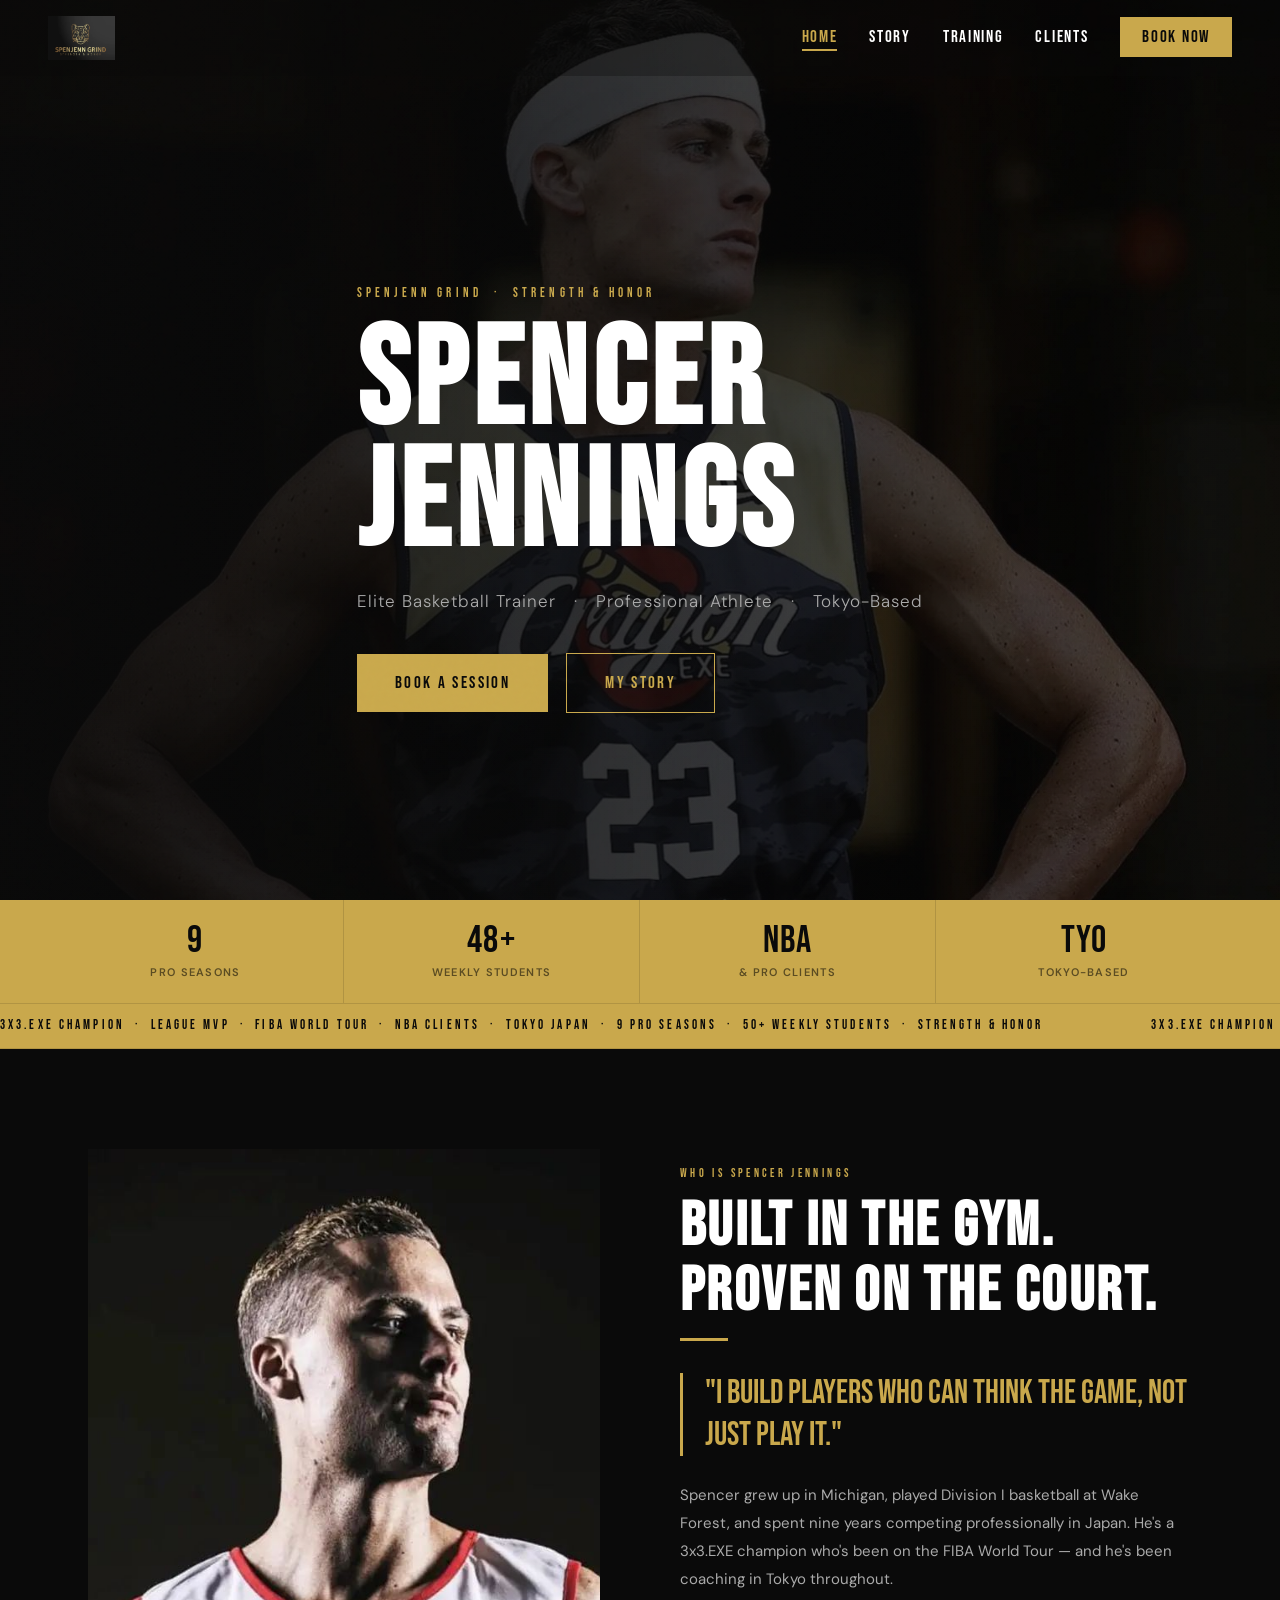
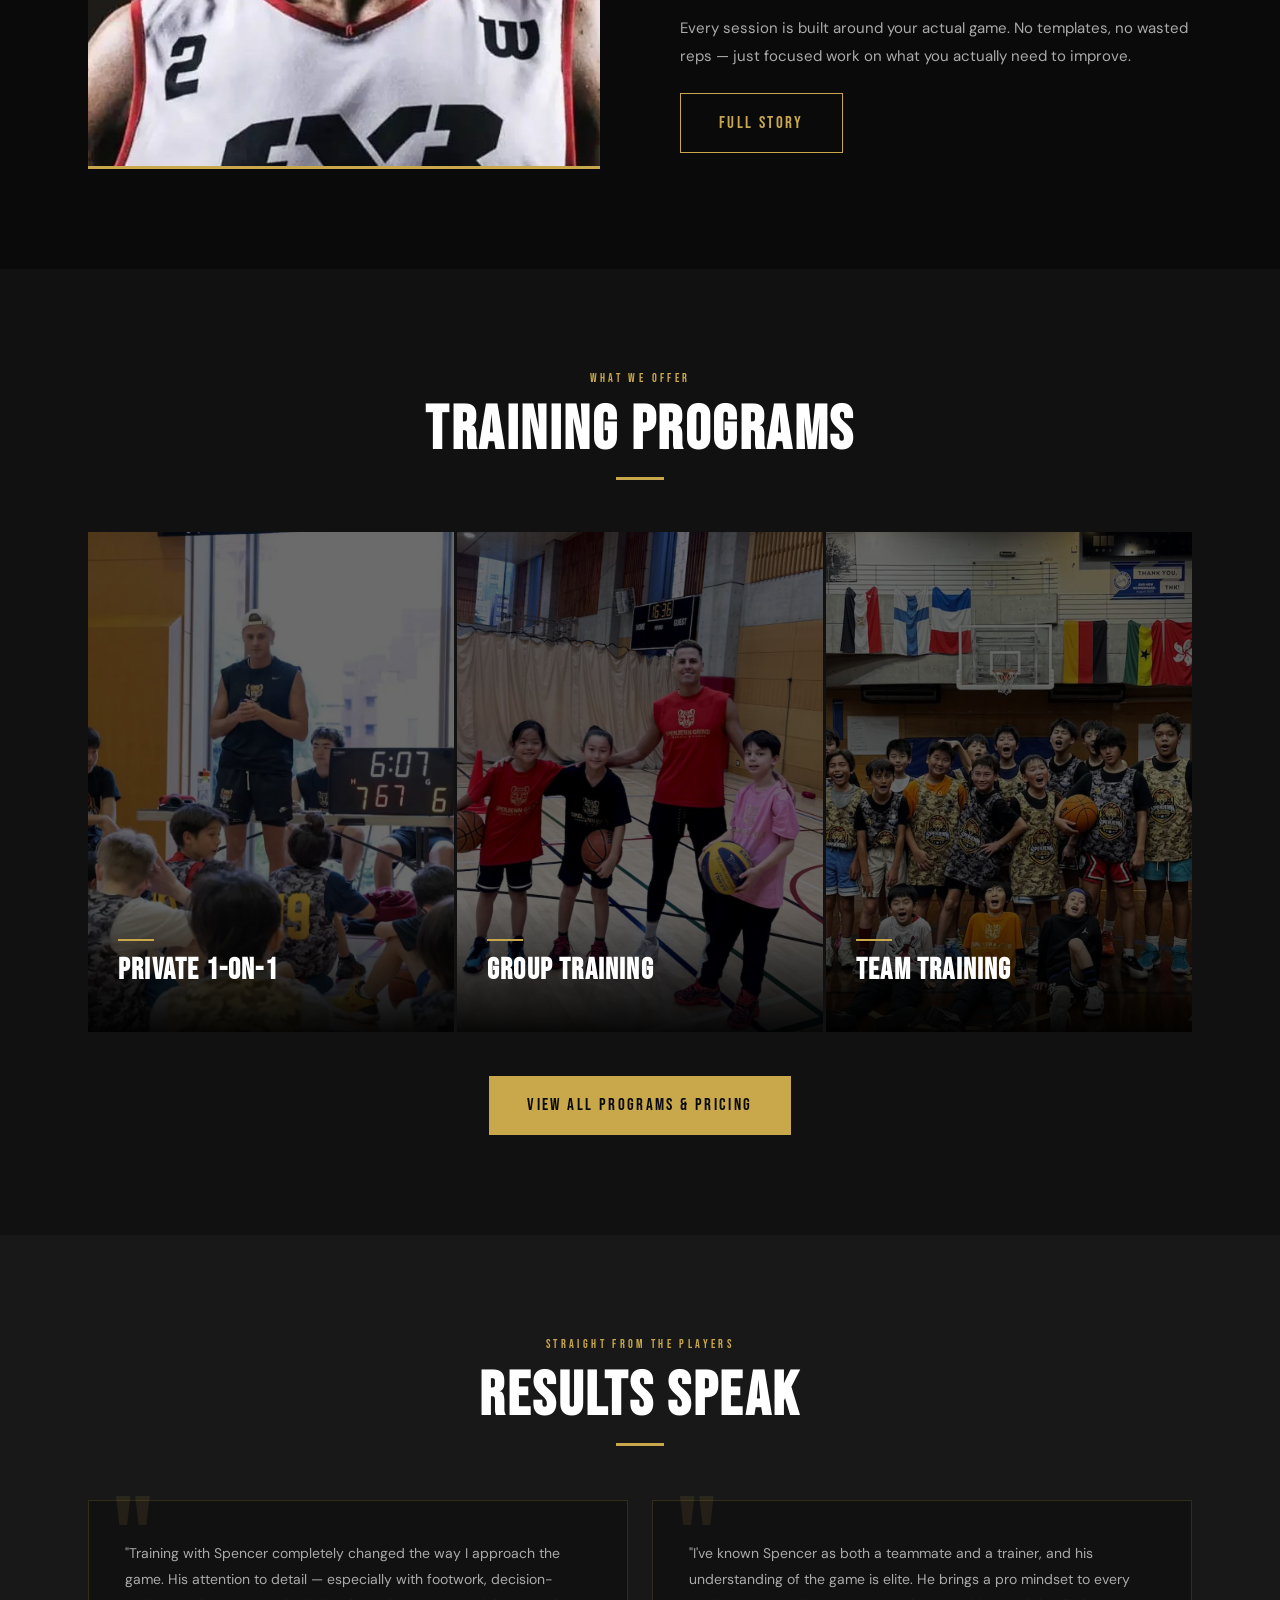
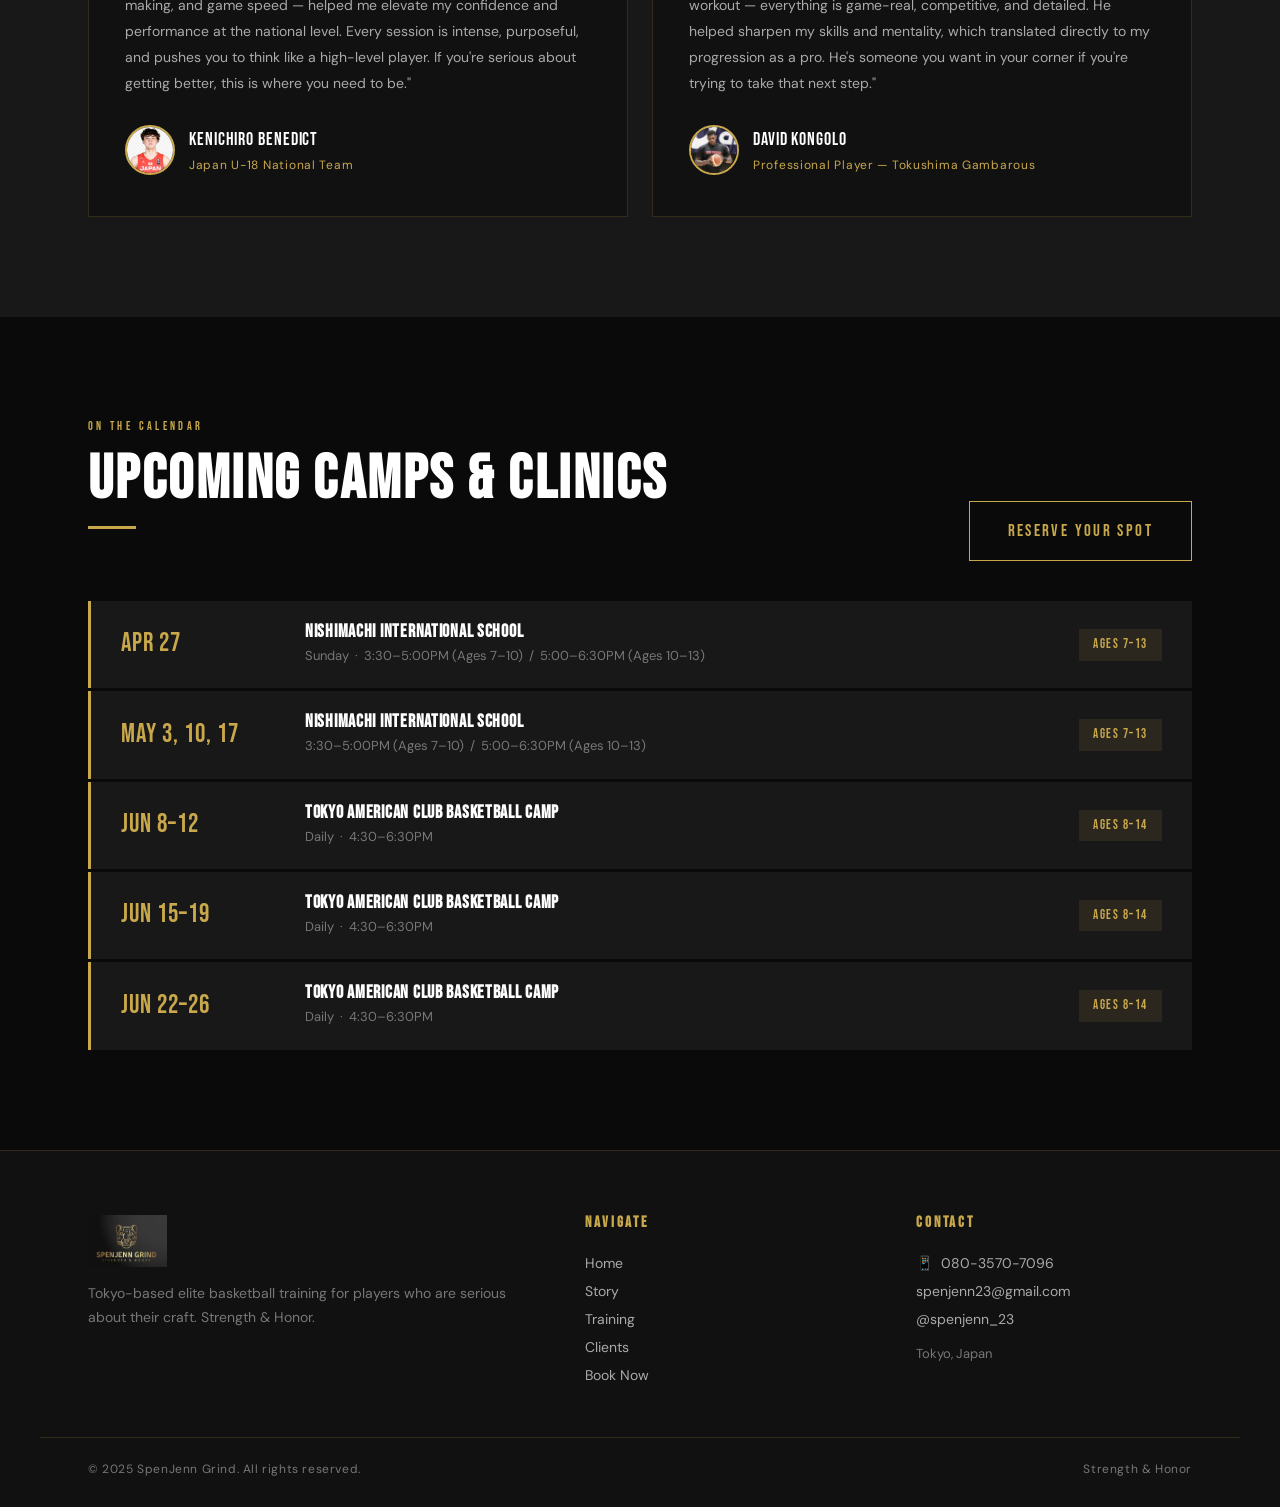
<file: index.html>
<!DOCTYPE html>
<html lang="en">
<head>
  <meta charset="UTF-8">
  <meta name="viewport" content="width=device-width, initial-scale=1.0">
  <title>Spencer Jennings — SpenJenn Grind | Elite Basketball Training Tokyo</title>
  <meta name="description" content="Spencer Jennings — Elite Basketball Trainer, 3x3.EXE Champion, and 9-season professional athlete based in Tokyo, Japan. SpenJenn Grind: Strength &amp; Honor.">
  <link rel="preconnect" href="https://fonts.googleapis.com">
  <link rel="preconnect" href="https://fonts.gstatic.com" crossorigin>
  <link rel="stylesheet" href="css/style.css">
  <link rel="icon" type="image/svg+xml" href="favicon.svg">
</head>
<body>

<!-- ── PAGE INTRO ── -->
<div class="page-intro" id="pageIntro">
  <img src="logo+tagline.jpg" alt="SpenJenn Grind">
</div>

<!-- ── FLOATING CTA ── -->
<div class="float-cta" id="floatCta">
  <a href="book.html">Book a Session</a>
</div>

<!-- ── NAV ── -->
<nav class="nav" id="nav">
  <div class="nav-inner">
    <a href="index.html" class="nav-logo">
      <img src="logo+tagline.jpg" alt="SpenJenn Grind — Strength &amp; Honor">
    </a>
    <ul class="nav-links">
      <li><a href="index.html" class="active">Home</a></li>
      <li><a href="story.html">Story</a></li>
      <li><a href="training.html">Training</a></li>
      <li><a href="clients.html">Clients</a></li>
      <li><a href="book.html" class="nav-cta-link">Book Now</a></li>
    </ul>
    <button class="nav-hamburger" id="hamburger" aria-label="Open menu">
      <span></span><span></span><span></span>
    </button>
  </div>
</nav>

<!-- ── MOBILE NAV ── -->
<div class="nav-mobile" id="mobileNav">
  <a href="index.html">Home</a>
  <a href="story.html">Story</a>
  <a href="training.html">Training</a>
  <a href="clients.html">Clients</a>
  <a href="book.html">Book Now</a>
</div>

<!-- ── HERO ── -->
<section class="hero">
  <div class="hero__bg" style="background-image: url('3x3action8.jpg');"></div>
  <div class="hero__overlay"></div>
  <div class="hero__content">
    <span class="hero__label">SpenJenn Grind &nbsp;·&nbsp; Strength &amp; Honor</span>
    <h1 class="hero__name">SPENCER<br>JENNINGS</h1>
    <p class="hero__sub">
      Elite Basketball Trainer &nbsp;&nbsp;·&nbsp;&nbsp; Professional Athlete &nbsp;&nbsp;·&nbsp;&nbsp; Tokyo-Based
    </p>
    <div class="hero__actions">
      <a href="book.html" class="btn btn--gold">Book a Session</a>
      <a href="story.html" class="btn btn--outline">My Story</a>
    </div>
  </div>
</section>

<!-- ── STATS BAR ── -->
<div class="stats-bar">
  <div class="stats-bar__inner">
    <div class="stat-item">
      <div class="stat-num" data-target="9">9</div>
      <div class="stat-lbl">Pro Seasons</div>
    </div>
    <div class="stat-item">
      <div class="stat-num" data-target="50" data-suffix="+">50+</div>
      <div class="stat-lbl">Weekly Students</div>
    </div>
    <div class="stat-item">
      <div class="stat-num">NBA</div>
      <div class="stat-lbl">&amp; Pro Clients</div>
    </div>
    <div class="stat-item">
      <div class="stat-num">TYO</div>
      <div class="stat-lbl">Tokyo-Based</div>
    </div>
  </div>
</div>

<!-- ── TICKER ── -->
<div class="ticker" aria-hidden="true">
  <div class="ticker__inner">
    <span class="ticker__text">3X3.EXE CHAMPION &nbsp;·&nbsp; LEAGUE MVP &nbsp;·&nbsp; FIBA WORLD TOUR &nbsp;·&nbsp; NBA CLIENTS &nbsp;·&nbsp; TOKYO JAPAN &nbsp;·&nbsp; 9 PRO SEASONS &nbsp;·&nbsp; 50+ WEEKLY STUDENTS &nbsp;·&nbsp; STRENGTH &amp; HONOR &nbsp;&nbsp;&nbsp;&nbsp;&nbsp;&nbsp;</span>
    <span class="ticker__text">3X3.EXE CHAMPION &nbsp;·&nbsp; LEAGUE MVP &nbsp;·&nbsp; FIBA WORLD TOUR &nbsp;·&nbsp; NBA CLIENTS &nbsp;·&nbsp; TOKYO JAPAN &nbsp;·&nbsp; 9 PRO SEASONS &nbsp;·&nbsp; 50+ WEEKLY STUDENTS &nbsp;·&nbsp; STRENGTH &amp; HONOR &nbsp;&nbsp;&nbsp;&nbsp;&nbsp;&nbsp;</span>
  </div>
</div>

<!-- ── INTRO ── -->
<section class="intro">
  <div class="intro__inner">

    <div class="intro__img-wrap fade-in">
      <img src="Headshot.jpg" alt="Spencer Jennings — 3x3 Professional Athlete" loading="lazy">
    </div>

    <div class="intro__text">
      <span class="section-label fade-in">Who Is Spencer Jennings</span>
      <h2 class="section-title fade-in d1">Built in the Gym.<br>Proven on the Court.</h2>
      <div class="gold-bar fade-in d2"></div>
      <blockquote class="fade-in d2">
        "I build players who can think the game, not just play it."
      </blockquote>
      <p class="fade-in d3">
        Spencer grew up in Michigan, played Division I basketball at Wake Forest, and spent
        nine years competing professionally in Japan. He's a 3x3.EXE champion who's been on
        the FIBA World Tour — and he's been coaching in Tokyo throughout.
      </p>
      <p class="fade-in d3">
        Every session is built around your actual game. No templates, no wasted reps —
        just focused work on what you actually need to improve.
      </p>
      <a href="story.html" class="btn btn--outline fade-in d4">Full Story</a>
    </div>

  </div>
</section>

<!-- ── TRAINING PREVIEW ── -->
<section class="training-preview">
  <div class="training-preview__head">
    <span class="section-label fade-in">What We Offer</span>
    <h2 class="section-title fade-in d1">Training Programs</h2>
    <div class="gold-bar gold-bar--center fade-in d2"></div>
  </div>

  <div class="t-cards">
    <div class="t-card fade-in">
      <div class="t-card__bg" style="background-image: url('spenchencoaching1.jpg'); background-position: center top;"></div>
      <div class="t-card__body">
        <div class="t-card__rule"></div>
        <h3 class="t-card__title">Private 1-on-1</h3>
        <p class="t-card__desc">Focused individual sessions targeting your specific weaknesses and goals. 70 minutes of pure development.</p>
      </div>
    </div>
    <div class="t-card fade-in d1">
      <div class="t-card__bg" style="background-image: url('spenjencoaching.jpg'); background-position: center top;"></div>
      <div class="t-card__body">
        <div class="t-card__rule"></div>
        <h3 class="t-card__title">Group Training</h3>
        <p class="t-card__desc">Competitive group sessions building game IQ, chemistry, and intensity. Drop-in or monthly programs available.</p>
      </div>
    </div>
    <div class="t-card fade-in d2">
      <div class="t-card__bg" style="background-image: url('spenjengroupccoaching.jpg'); background-position: center top;"></div>
      <div class="t-card__body">
        <div class="t-card__rule"></div>
        <h3 class="t-card__title">Team Training</h3>
        <p class="t-card__desc">Full team workouts built around your system. Custom programs for school and club teams.</p>
      </div>
    </div>
  </div>

  <div class="training-preview__cta">
    <a href="training.html" class="btn btn--gold fade-in">View All Programs &amp; Pricing</a>
  </div>
</section>

<!-- ── TESTIMONIALS ── -->
<section class="testimonials">
  <div class="testimonials__inner">
    <div class="testimonials__head">
      <span class="section-label fade-in">Straight From the Players</span>
      <h2 class="section-title fade-in d1">Results Speak</h2>
      <div class="gold-bar gold-bar--center fade-in d2"></div>
    </div>
    <div class="t-quotes">
      <div class="t-quote fade-in">
        <p class="t-quote__text">
          "Training with Spencer completely changed the way I approach the game. His attention to detail —
          especially with footwork, decision-making, and game speed — helped me elevate my confidence and
          performance at the national level. Every session is intense, purposeful, and pushes you to think
          like a high-level player. If you're serious about getting better, this is where you need to be."
        </p>
        <div class="t-quote__author">
          <img src="Kenny.jpg" alt="Kenichiro Benedict" loading="lazy">
          <div>
            <p class="t-quote__name">Kenichiro Benedict</p>
            <p class="t-quote__role">Japan U-18 National Team</p>
          </div>
        </div>
      </div>
      <div class="t-quote fade-in d2">
        <p class="t-quote__text">
          "I've known Spencer as both a teammate and a trainer, and his understanding of the game is elite.
          He brings a pro mindset to every workout — everything is game-real, competitive, and detailed.
          He helped sharpen my skills and mentality, which translated directly to my progression as a pro.
          He's someone you want in your corner if you're trying to take that next step."
        </p>
        <div class="t-quote__author">
          <img src="Kongolo.jpg" alt="David Kongolo" loading="lazy">
          <div>
            <p class="t-quote__name">David Kongolo</p>
            <p class="t-quote__role">Professional Player — Tokushima Gambarous</p>
          </div>
        </div>
      </div>
    </div>
  </div>
</section>

<!-- ── CAMP DATES ── -->
<section class="camp-dates section">
  <div class="camp-dates__inner">
    <div class="camp-dates__head">
      <div>
        <span class="section-label fade-in">On the Calendar</span>
        <h2 class="section-title fade-in d1">Upcoming Camps &amp; Clinics</h2>
        <div class="gold-bar fade-in d2"></div>
      </div>
      <a href="book.html" class="btn btn--outline fade-in">Reserve Your Spot</a>
    </div>

    <div class="camp-list">
      <div class="camp-item fade-in">
        <div class="camp-date">APR 27</div>
        <div class="camp-info">
          <h4>Nishimachi International School</h4>
          <p>Sunday &nbsp;·&nbsp; 3:30–5:00PM (Ages 7–10) &nbsp;/&nbsp; 5:00–6:30PM (Ages 10–13)</p>
        </div>
        <div class="camp-tag">Ages 7–13</div>
      </div>
      <div class="camp-item fade-in">
        <div class="camp-date">MAY 3, 10, 17</div>
        <div class="camp-info">
          <h4>Nishimachi International School</h4>
          <p>3:30–5:00PM (Ages 7–10) &nbsp;/&nbsp; 5:00–6:30PM (Ages 10–13)</p>
        </div>
        <div class="camp-tag">Ages 7–13</div>
      </div>
      <div class="camp-item fade-in">
        <div class="camp-date">JUN 8–12</div>
        <div class="camp-info">
          <h4>Tokyo American Club Basketball Camp</h4>
          <p>Daily &nbsp;·&nbsp; 4:30–6:30PM</p>
        </div>
        <div class="camp-tag">Ages 8–14</div>
      </div>
      <div class="camp-item fade-in">
        <div class="camp-date">JUN 15–19</div>
        <div class="camp-info">
          <h4>Tokyo American Club Basketball Camp</h4>
          <p>Daily &nbsp;·&nbsp; 4:30–6:30PM</p>
        </div>
        <div class="camp-tag">Ages 8–14</div>
      </div>
      <div class="camp-item fade-in">
        <div class="camp-date">JUN 22–26</div>
        <div class="camp-info">
          <h4>Tokyo American Club Basketball Camp</h4>
          <p>Daily &nbsp;·&nbsp; 4:30–6:30PM</p>
        </div>
        <div class="camp-tag">Ages 8–14</div>
      </div>
    </div>
  </div>
</section>

<!-- ── FOOTER ── -->
<footer class="footer">
  <div class="footer-grid">
    <div class="footer-brand">
      <a href="index.html">
        <img src="logo+tagline.jpg" alt="SpenJenn Grind">
      </a>
      <p>Tokyo-based elite basketball training for players who are serious about their craft. Strength &amp; Honor.</p>
    </div>
    <div class="footer-col">
      <h4>Navigate</h4>
      <a href="index.html">Home</a>
      <a href="story.html">Story</a>
      <a href="training.html">Training</a>
      <a href="clients.html">Clients</a>
      <a href="book.html">Book Now</a>
    </div>
    <div class="footer-col">
      <h4>Contact</h4>
      <p>📱 &nbsp;080-3570-7096</p>
      <a href="mailto:spenjenn23@gmail.com">spenjenn23@gmail.com</a>
      <a href="https://instagram.com/spenjenn_23" target="_blank" rel="noopener noreferrer">@spenjenn_23</a>
      <p style="margin-top:8px; color: var(--muted); font-size:13px;">Tokyo, Japan</p>
    </div>
  </div>
  <div class="footer-bottom">
    <p>© 2025 SpenJenn Grind. All rights reserved.</p>
    <p>Strength &amp; Honor</p>
  </div>
</footer>

<script src="js/main.js"></script>
</body>
</html>
</file>
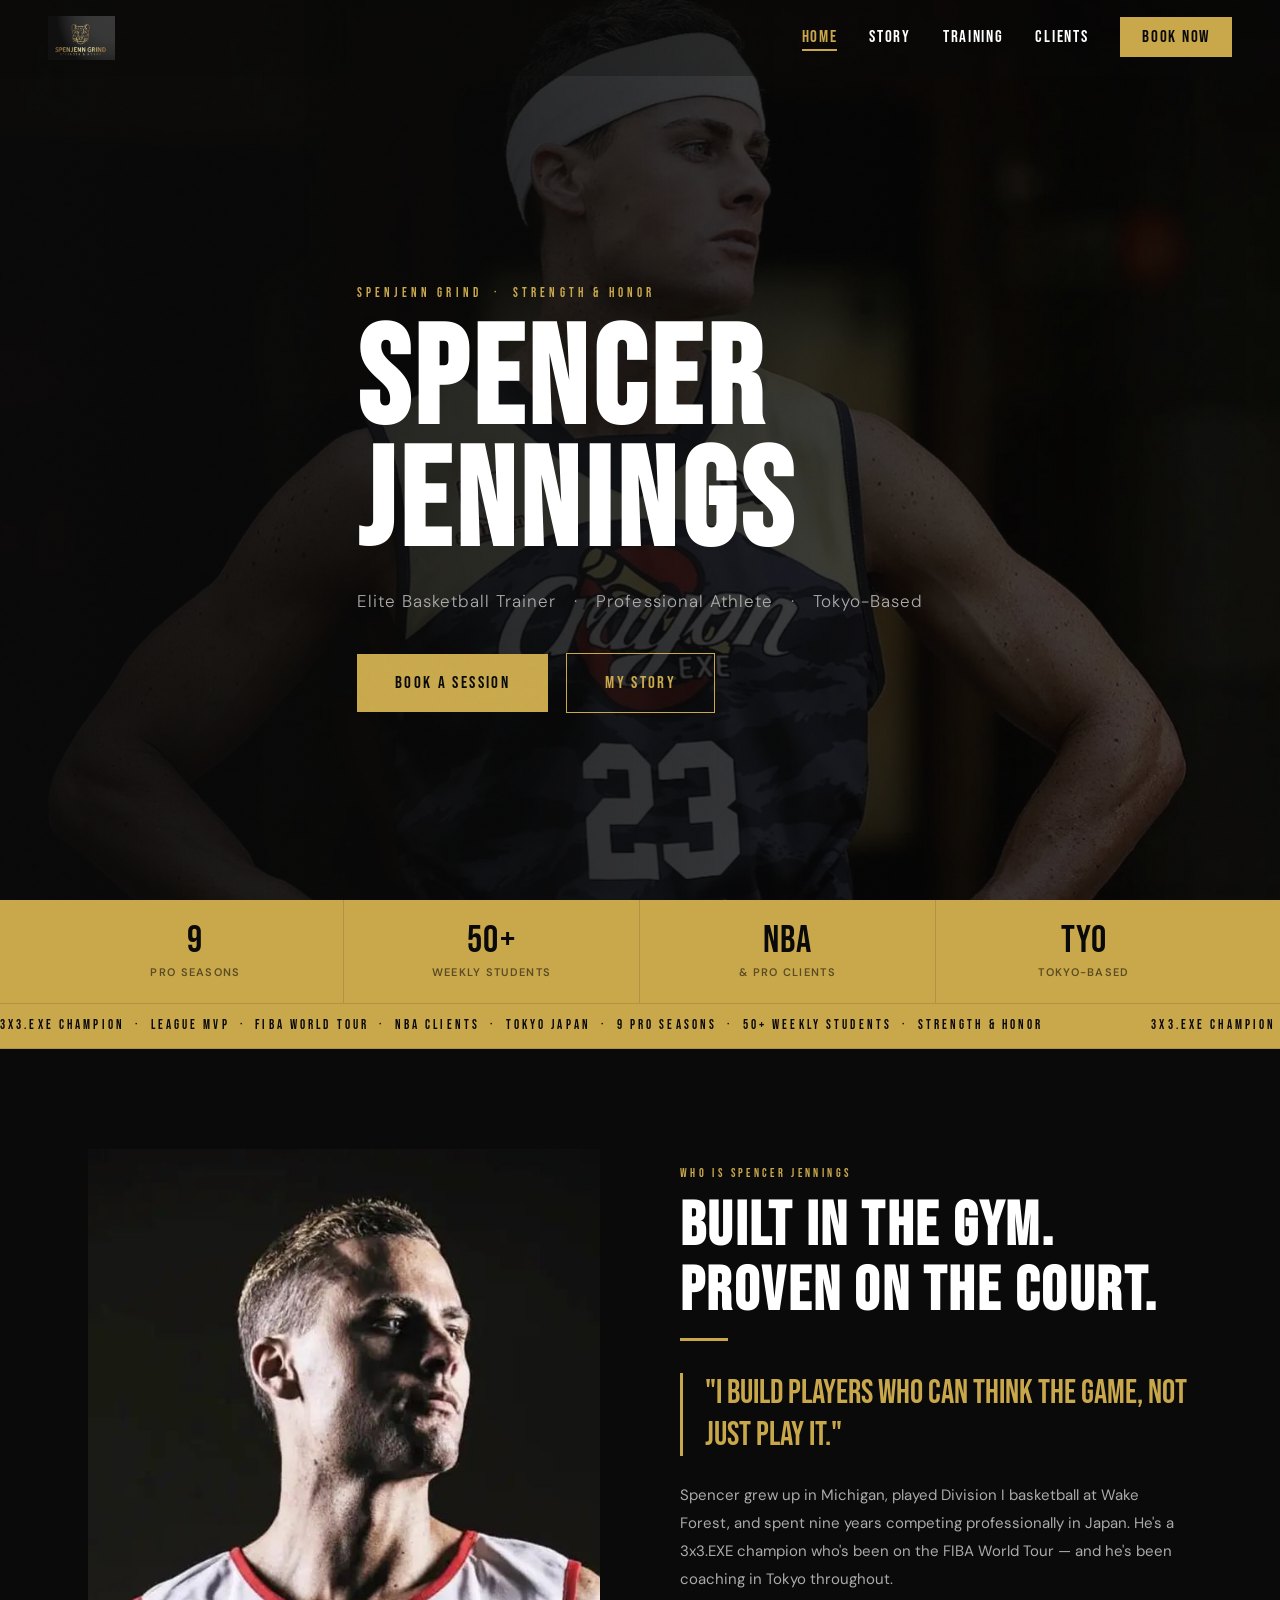
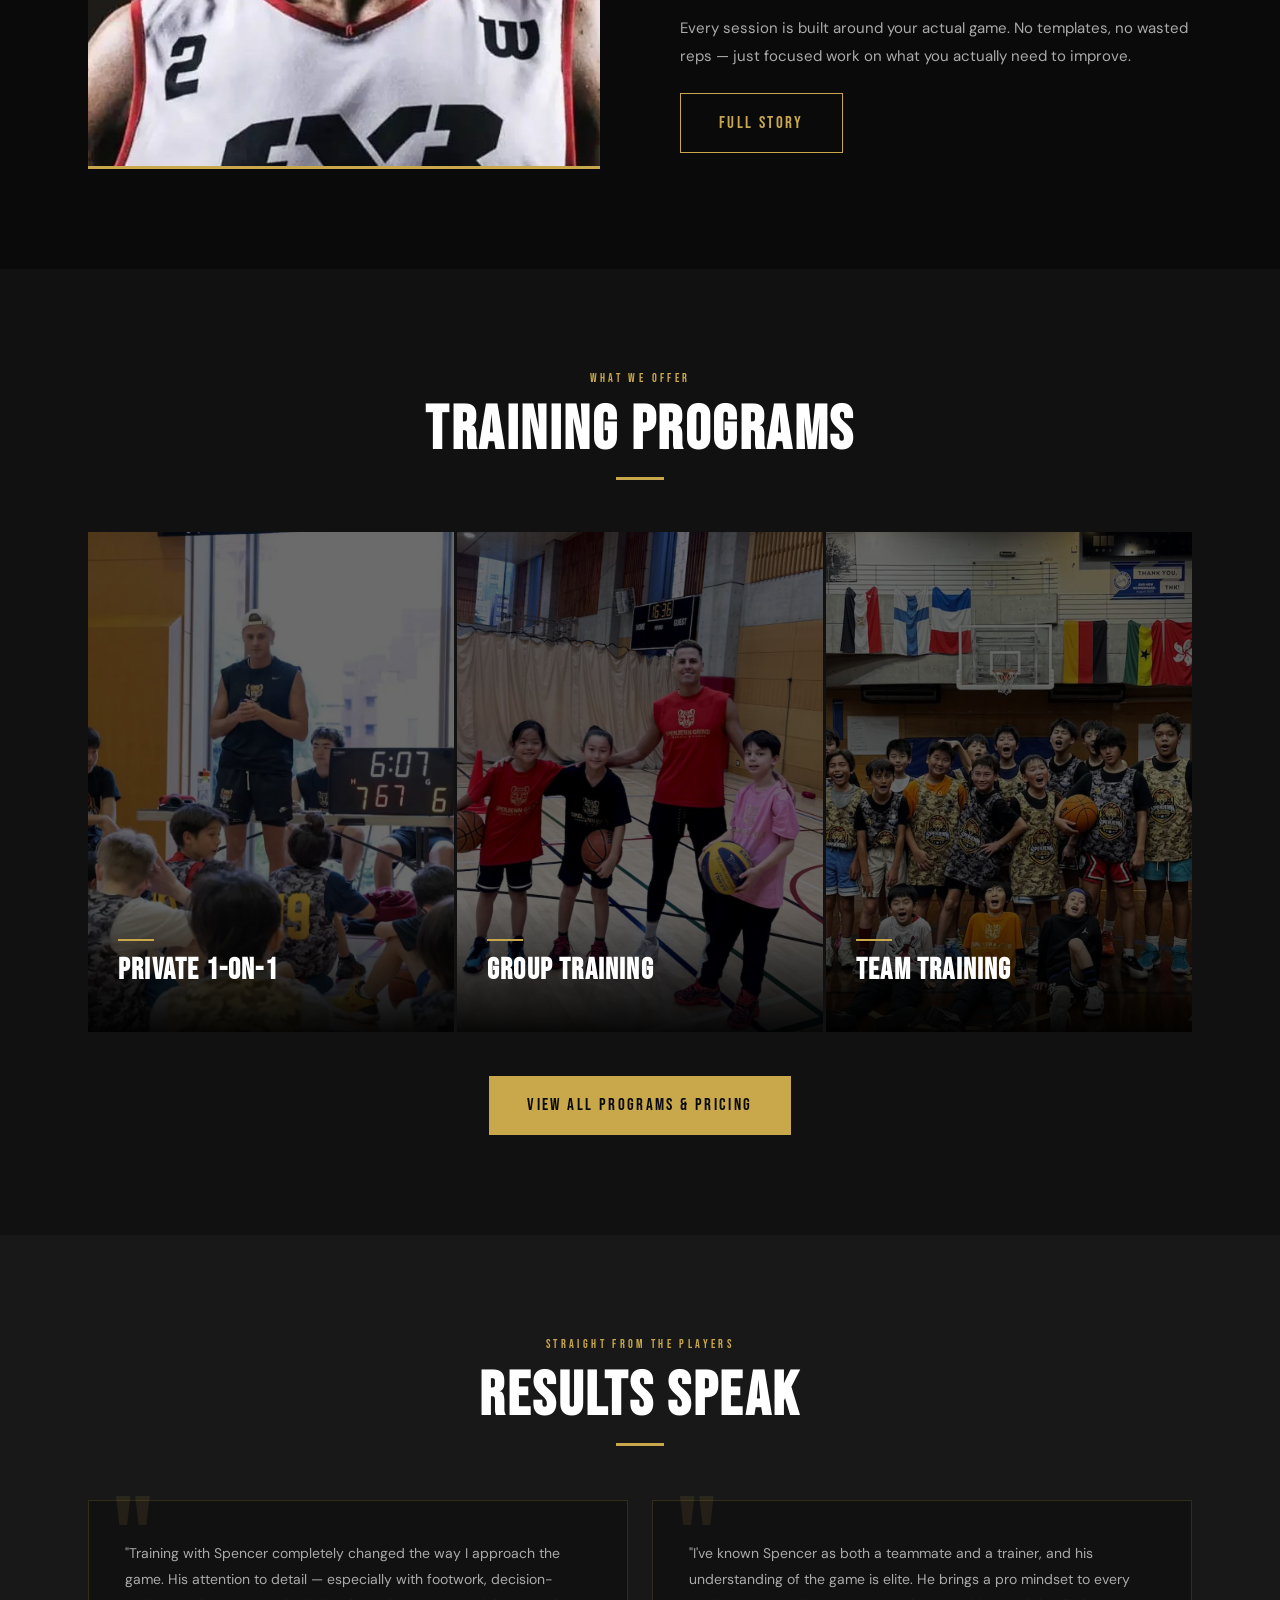
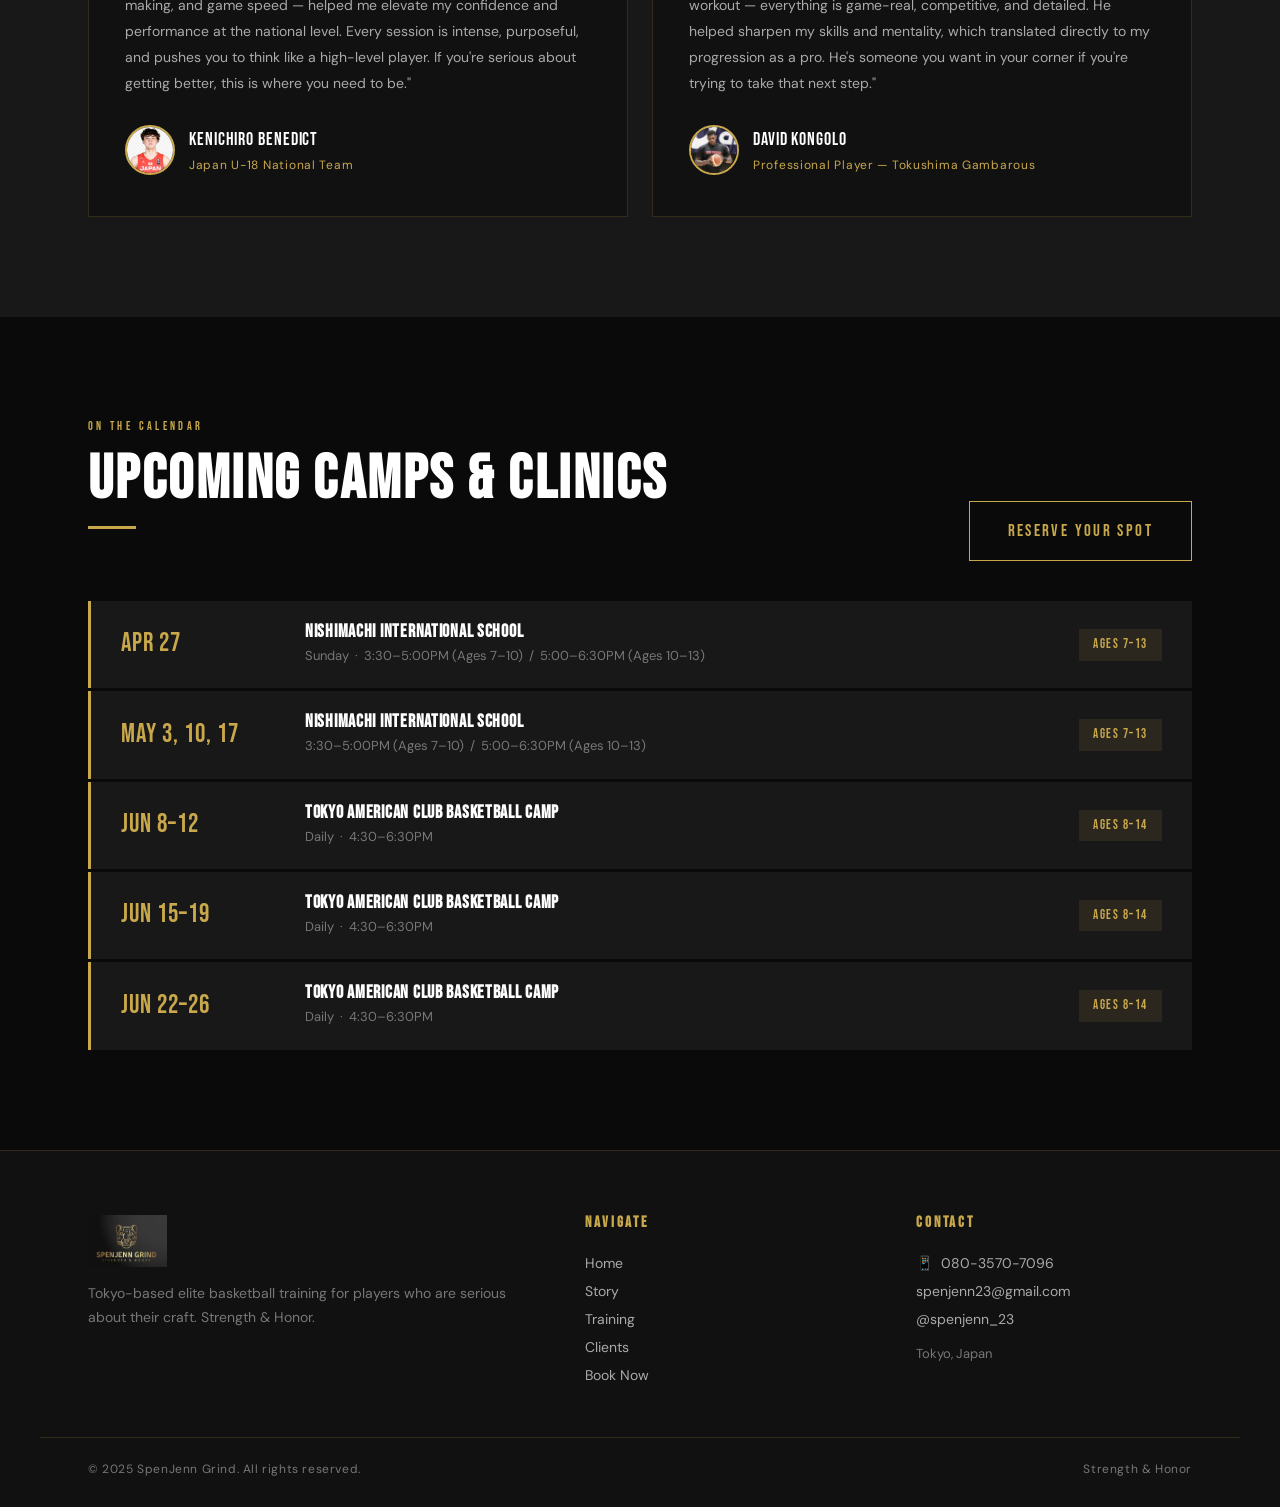
<file: SpenJenn/index.html>
<!DOCTYPE html>
<html lang="en">
<head>
  <meta charset="UTF-8">
  <meta name="viewport" content="width=device-width, initial-scale=1.0">
  <title>Spencer Jennings — SpenJenn Grind | Elite Basketball Training Tokyo</title>
  <meta name="description" content="Spencer Jennings — Elite Basketball Trainer, 3x3.EXE Champion, and 9-season professional athlete based in Tokyo, Japan. SpenJenn Grind: Strength &amp; Honor.">
  <link rel="preconnect" href="https://fonts.googleapis.com">
  <link rel="preconnect" href="https://fonts.gstatic.com" crossorigin>
  <link rel="stylesheet" href="css/style.css">
  <link rel="icon" type="image/svg+xml" href="favicon.svg">
</head>
<body>

<!-- ── FLOATING CTA ── -->
<div class="float-cta" id="floatCta">
  <a href="book.html">Book a Session</a>
</div>

<!-- ── NAV ── -->
<nav class="nav" id="nav">
  <div class="nav-inner">
    <a href="index.html" class="nav-logo">
      <img src="logo+tagline.jpg" alt="SpenJenn Grind — Strength &amp; Honor">
    </a>
    <ul class="nav-links">
      <li><a href="index.html" class="active">Home</a></li>
      <li><a href="story.html">Story</a></li>
      <li><a href="training.html">Training</a></li>
      <li><a href="clients.html">Clients</a></li>
      <li><a href="book.html" class="nav-cta-link">Book Now</a></li>
    </ul>
    <button class="nav-hamburger" id="hamburger" aria-label="Open menu">
      <span></span><span></span><span></span>
    </button>
  </div>
</nav>

<!-- ── MOBILE NAV ── -->
<div class="nav-mobile" id="mobileNav">
  <a href="index.html">Home</a>
  <a href="story.html">Story</a>
  <a href="training.html">Training</a>
  <a href="clients.html">Clients</a>
  <a href="book.html">Book Now</a>
</div>

<!-- ── HERO ── -->
<section class="hero">
  <div class="hero__bg" style="background-image: url('3x3action8.jpg');"></div>
  <div class="hero__overlay"></div>
  <div class="hero__content">
    <span class="hero__label">SpenJenn Grind &nbsp;·&nbsp; Strength &amp; Honor</span>
    <h1 class="hero__name">SPENCER<br>JENNINGS</h1>
    <p class="hero__sub">
      Elite Basketball Trainer &nbsp;&nbsp;·&nbsp;&nbsp; Professional Athlete &nbsp;&nbsp;·&nbsp;&nbsp; Tokyo-Based
    </p>
    <div class="hero__actions">
      <a href="book.html" class="btn btn--gold">Book a Session</a>
      <a href="story.html" class="btn btn--outline">My Story</a>
    </div>
  </div>
</section>

<!-- ── STATS BAR ── -->
<div class="stats-bar">
  <div class="stats-bar__inner">
    <div class="stat-item">
      <div class="stat-num" data-target="9">9</div>
      <div class="stat-lbl">Pro Seasons</div>
    </div>
    <div class="stat-item">
      <div class="stat-num" data-target="50" data-suffix="+">50+</div>
      <div class="stat-lbl">Weekly Students</div>
    </div>
    <div class="stat-item">
      <div class="stat-num">NBA</div>
      <div class="stat-lbl">&amp; Pro Clients</div>
    </div>
    <div class="stat-item">
      <div class="stat-num">TYO</div>
      <div class="stat-lbl">Tokyo-Based</div>
    </div>
  </div>
</div>

<!-- ── TICKER ── -->
<div class="ticker" aria-hidden="true">
  <div class="ticker__inner">
    <span class="ticker__text">3X3.EXE CHAMPION &nbsp;·&nbsp; LEAGUE MVP &nbsp;·&nbsp; FIBA WORLD TOUR &nbsp;·&nbsp; NBA CLIENTS &nbsp;·&nbsp; TOKYO JAPAN &nbsp;·&nbsp; 9 PRO SEASONS &nbsp;·&nbsp; 50+ WEEKLY STUDENTS &nbsp;·&nbsp; STRENGTH &amp; HONOR &nbsp;&nbsp;&nbsp;&nbsp;&nbsp;&nbsp;</span>
    <span class="ticker__text">3X3.EXE CHAMPION &nbsp;·&nbsp; LEAGUE MVP &nbsp;·&nbsp; FIBA WORLD TOUR &nbsp;·&nbsp; NBA CLIENTS &nbsp;·&nbsp; TOKYO JAPAN &nbsp;·&nbsp; 9 PRO SEASONS &nbsp;·&nbsp; 50+ WEEKLY STUDENTS &nbsp;·&nbsp; STRENGTH &amp; HONOR &nbsp;&nbsp;&nbsp;&nbsp;&nbsp;&nbsp;</span>
  </div>
</div>

<!-- ── INTRO ── -->
<section class="intro">
  <div class="intro__inner">

    <div class="intro__img-wrap fade-in">
      <img src="Headshot.jpg" alt="Spencer Jennings — 3x3 Professional Athlete" loading="lazy">
    </div>

    <div class="intro__text">
      <span class="section-label fade-in">Who Is Spencer Jennings</span>
      <h2 class="section-title fade-in d1">Built in the Gym.<br>Proven on the Court.</h2>
      <div class="gold-bar fade-in d2"></div>
      <blockquote class="fade-in d2">
        "I build players who can think the game, not just play it."
      </blockquote>
      <p class="fade-in d3">
        Spencer grew up in Michigan, played Division I basketball at Wake Forest, and spent
        nine years competing professionally in Japan. He's a 3x3.EXE champion who's been on
        the FIBA World Tour — and he's been coaching in Tokyo throughout.
      </p>
      <p class="fade-in d3">
        Every session is built around your actual game. No templates, no wasted reps —
        just focused work on what you actually need to improve.
      </p>
      <a href="story.html" class="btn btn--outline fade-in d4">Full Story</a>
    </div>

  </div>
</section>

<!-- ── TRAINING PREVIEW ── -->
<section class="training-preview">
  <div class="training-preview__head">
    <span class="section-label fade-in">What We Offer</span>
    <h2 class="section-title fade-in d1">Training Programs</h2>
    <div class="gold-bar gold-bar--center fade-in d2"></div>
  </div>

  <div class="t-cards">
    <div class="t-card fade-in">
      <div class="t-card__bg" style="background-image: url('spenchencoaching1.jpg'); background-position: center top;"></div>
      <div class="t-card__body">
        <div class="t-card__rule"></div>
        <h3 class="t-card__title">Private 1-on-1</h3>
        <p class="t-card__desc">Focused individual sessions targeting your specific weaknesses and goals. 70 minutes of pure development.</p>
      </div>
    </div>
    <div class="t-card fade-in d1">
      <div class="t-card__bg" style="background-image: url('spenjencoaching.jpg'); background-position: center top;"></div>
      <div class="t-card__body">
        <div class="t-card__rule"></div>
        <h3 class="t-card__title">Group Training</h3>
        <p class="t-card__desc">Competitive group sessions building game IQ, chemistry, and intensity. Drop-in or monthly programs available.</p>
      </div>
    </div>
    <div class="t-card fade-in d2">
      <div class="t-card__bg" style="background-image: url('spenjengroupccoaching.jpg'); background-position: center top;"></div>
      <div class="t-card__body">
        <div class="t-card__rule"></div>
        <h3 class="t-card__title">Team Training</h3>
        <p class="t-card__desc">Full team workouts built around your system. Custom programs for school and club teams.</p>
      </div>
    </div>
  </div>

  <div class="training-preview__cta">
    <a href="training.html" class="btn btn--gold fade-in">View All Programs &amp; Pricing</a>
  </div>
</section>

<!-- ── TESTIMONIALS ── -->
<section class="testimonials">
  <div class="testimonials__inner">
    <div class="testimonials__head">
      <span class="section-label fade-in">Straight From the Players</span>
      <h2 class="section-title fade-in d1">Results Speak</h2>
      <div class="gold-bar gold-bar--center fade-in d2"></div>
    </div>
    <div class="t-quotes">
      <div class="t-quote fade-in">
        <p class="t-quote__text">
          "Training with Spencer completely changed the way I approach the game. His attention to detail —
          especially with footwork, decision-making, and game speed — helped me elevate my confidence and
          performance at the national level. Every session is intense, purposeful, and pushes you to think
          like a high-level player. If you're serious about getting better, this is where you need to be."
        </p>
        <div class="t-quote__author">
          <img src="Kenny.jpg" alt="Kenichiro Benedict" loading="lazy">
          <div>
            <p class="t-quote__name">Kenichiro Benedict</p>
            <p class="t-quote__role">Japan U-18 National Team</p>
          </div>
        </div>
      </div>
      <div class="t-quote fade-in d2">
        <p class="t-quote__text">
          "I've known Spencer as both a teammate and a trainer, and his understanding of the game is elite.
          He brings a pro mindset to every workout — everything is game-real, competitive, and detailed.
          He helped sharpen my skills and mentality, which translated directly to my progression as a pro.
          He's someone you want in your corner if you're trying to take that next step."
        </p>
        <div class="t-quote__author">
          <img src="Kongolo.jpg" alt="David Kongolo" loading="lazy">
          <div>
            <p class="t-quote__name">David Kongolo</p>
            <p class="t-quote__role">Professional Player — Tokushima Gambarous</p>
          </div>
        </div>
      </div>
    </div>
  </div>
</section>

<!-- ── CAMP DATES ── -->
<section class="camp-dates section">
  <div class="camp-dates__inner">
    <div class="camp-dates__head">
      <div>
        <span class="section-label fade-in">On the Calendar</span>
        <h2 class="section-title fade-in d1">Upcoming Camps &amp; Clinics</h2>
        <div class="gold-bar fade-in d2"></div>
      </div>
      <a href="book.html" class="btn btn--outline fade-in">Reserve Your Spot</a>
    </div>

    <div class="camp-list">
      <div class="camp-item fade-in">
        <div class="camp-date">APR 27</div>
        <div class="camp-info">
          <h4>Nishimachi International School</h4>
          <p>Sunday &nbsp;·&nbsp; 3:30–5:00PM (Ages 7–10) &nbsp;/&nbsp; 5:00–6:30PM (Ages 10–13)</p>
        </div>
        <div class="camp-tag">Ages 7–13</div>
      </div>
      <div class="camp-item fade-in">
        <div class="camp-date">MAY 3, 10, 17</div>
        <div class="camp-info">
          <h4>Nishimachi International School</h4>
          <p>3:30–5:00PM (Ages 7–10) &nbsp;/&nbsp; 5:00–6:30PM (Ages 10–13)</p>
        </div>
        <div class="camp-tag">Ages 7–13</div>
      </div>
      <div class="camp-item fade-in">
        <div class="camp-date">JUN 8–12</div>
        <div class="camp-info">
          <h4>Tokyo American Club Basketball Camp</h4>
          <p>Daily &nbsp;·&nbsp; 4:30–6:30PM</p>
        </div>
        <div class="camp-tag">Ages 8–14</div>
      </div>
      <div class="camp-item fade-in">
        <div class="camp-date">JUN 15–19</div>
        <div class="camp-info">
          <h4>Tokyo American Club Basketball Camp</h4>
          <p>Daily &nbsp;·&nbsp; 4:30–6:30PM</p>
        </div>
        <div class="camp-tag">Ages 8–14</div>
      </div>
      <div class="camp-item fade-in">
        <div class="camp-date">JUN 22–26</div>
        <div class="camp-info">
          <h4>Tokyo American Club Basketball Camp</h4>
          <p>Daily &nbsp;·&nbsp; 4:30–6:30PM</p>
        </div>
        <div class="camp-tag">Ages 8–14</div>
      </div>
    </div>
  </div>
</section>

<!-- ── FOOTER ── -->
<footer class="footer">
  <div class="footer-grid">
    <div class="footer-brand">
      <a href="index.html">
        <img src="logo+tagline.jpg" alt="SpenJenn Grind">
      </a>
      <p>Tokyo-based elite basketball training for players who are serious about their craft. Strength &amp; Honor.</p>
    </div>
    <div class="footer-col">
      <h4>Navigate</h4>
      <a href="index.html">Home</a>
      <a href="story.html">Story</a>
      <a href="training.html">Training</a>
      <a href="clients.html">Clients</a>
      <a href="book.html">Book Now</a>
    </div>
    <div class="footer-col">
      <h4>Contact</h4>
      <p>📱 &nbsp;080-3570-7096</p>
      <a href="mailto:spenjenn23@gmail.com">spenjenn23@gmail.com</a>
      <a href="https://instagram.com/spenjenn_23" target="_blank" rel="noopener noreferrer">@spenjenn_23</a>
      <p style="margin-top:8px; color: var(--muted); font-size:13px;">Tokyo, Japan</p>
    </div>
  </div>
  <div class="footer-bottom">
    <p>© 2025 SpenJenn Grind. All rights reserved.</p>
    <p>Strength &amp; Honor</p>
  </div>
</footer>

<script src="js/main.js"></script>
</body>
</html>
</file>
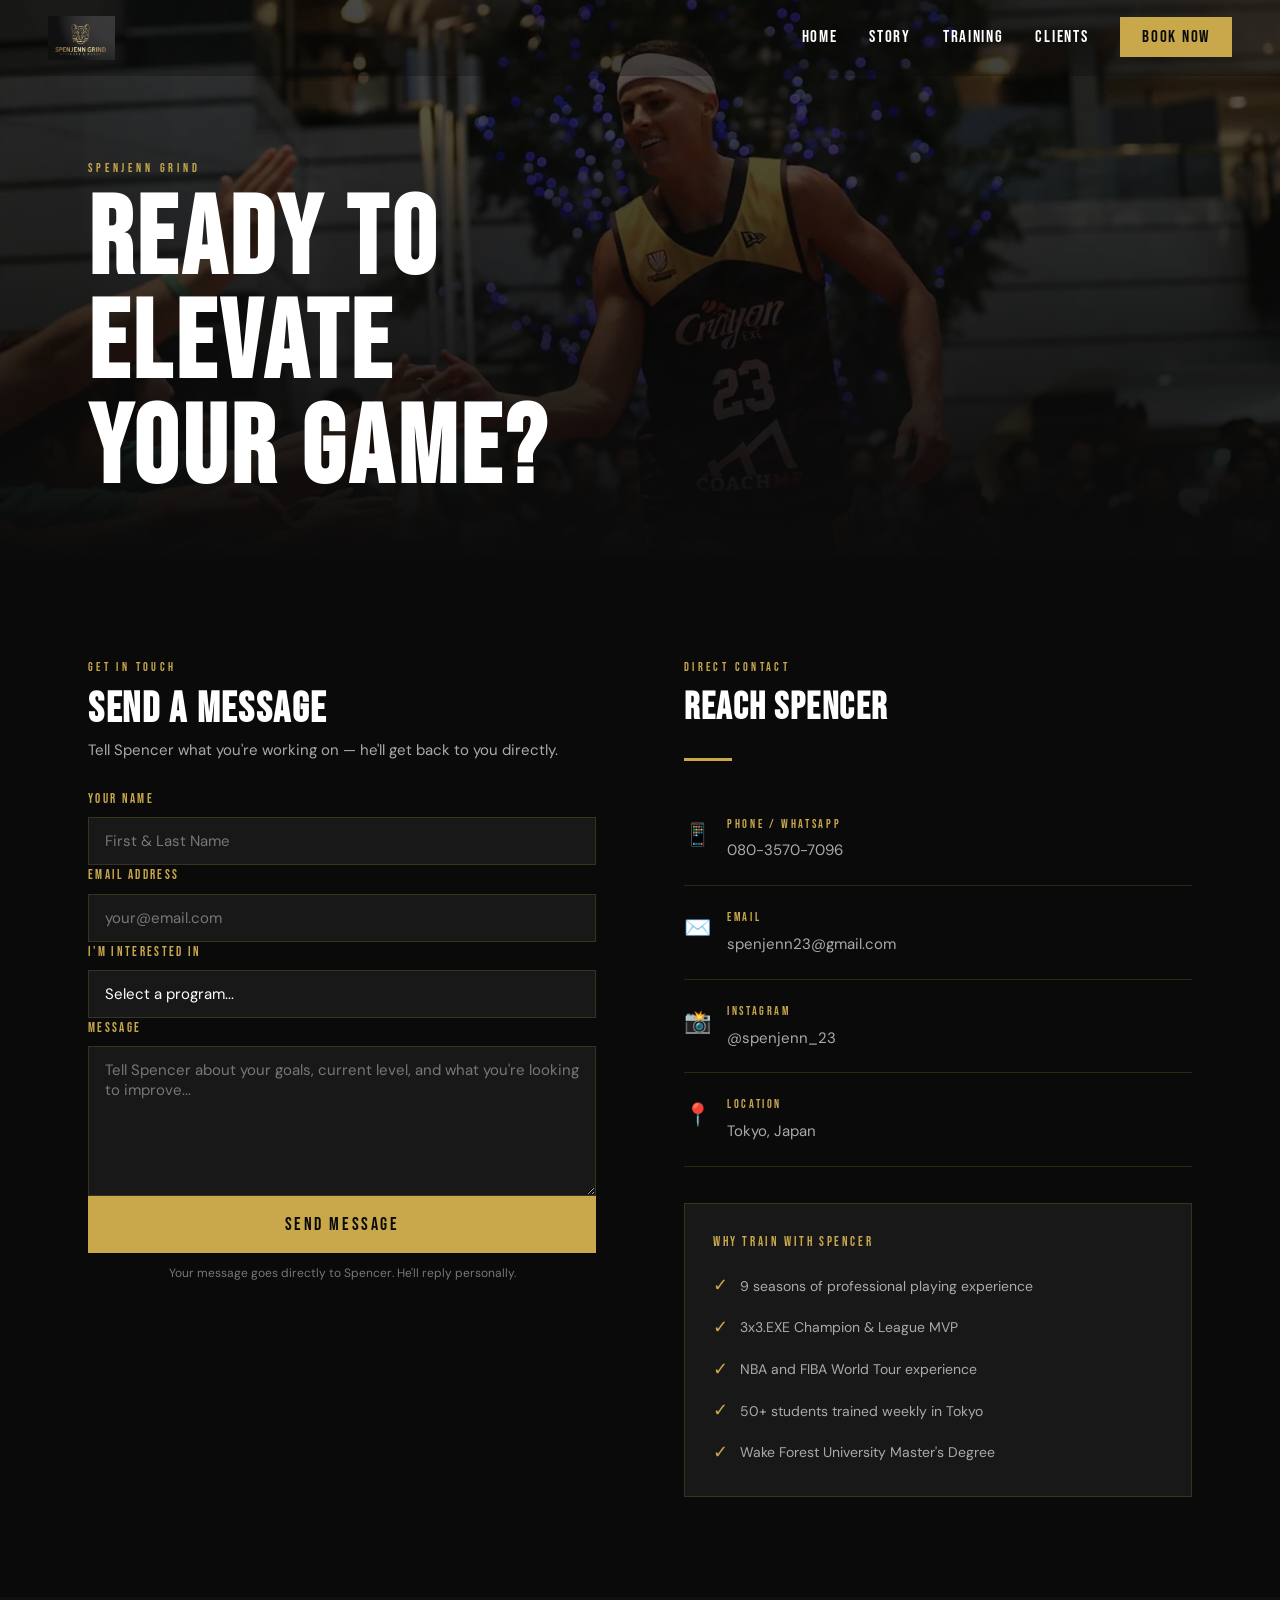
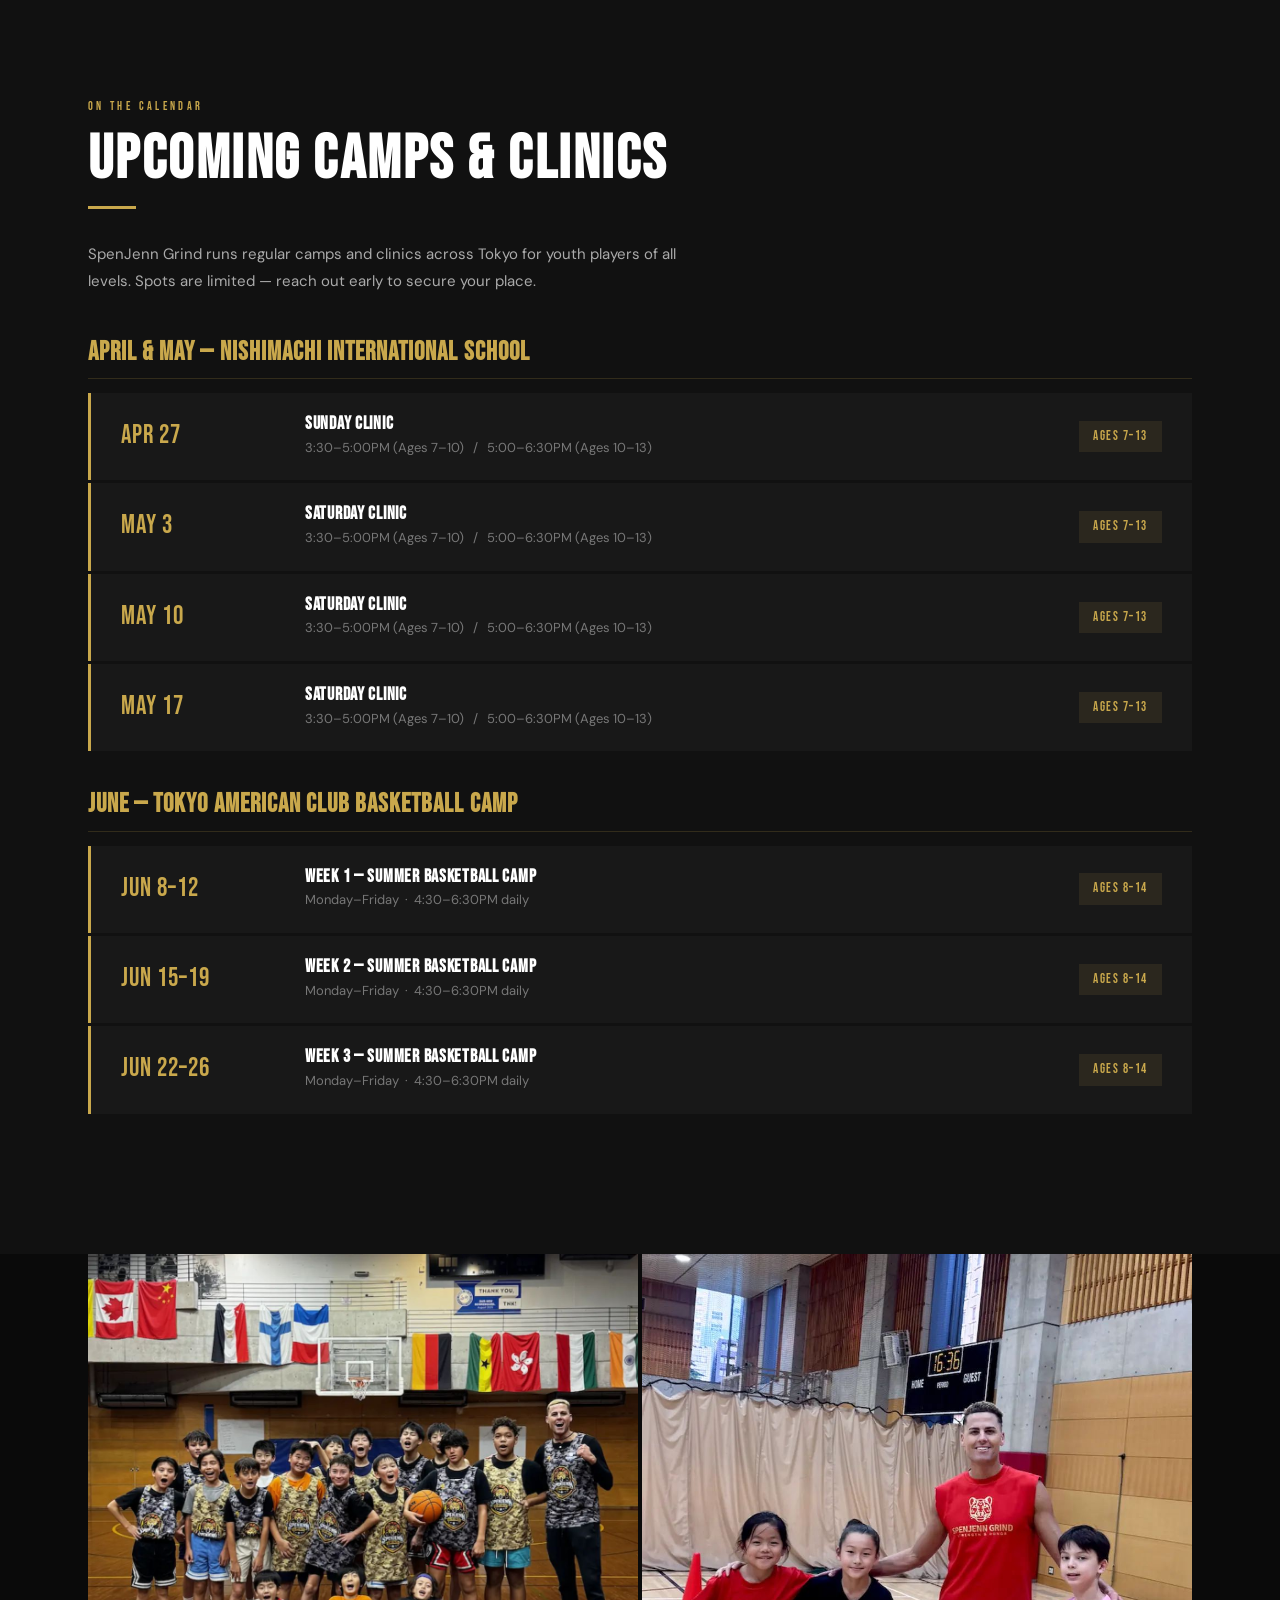
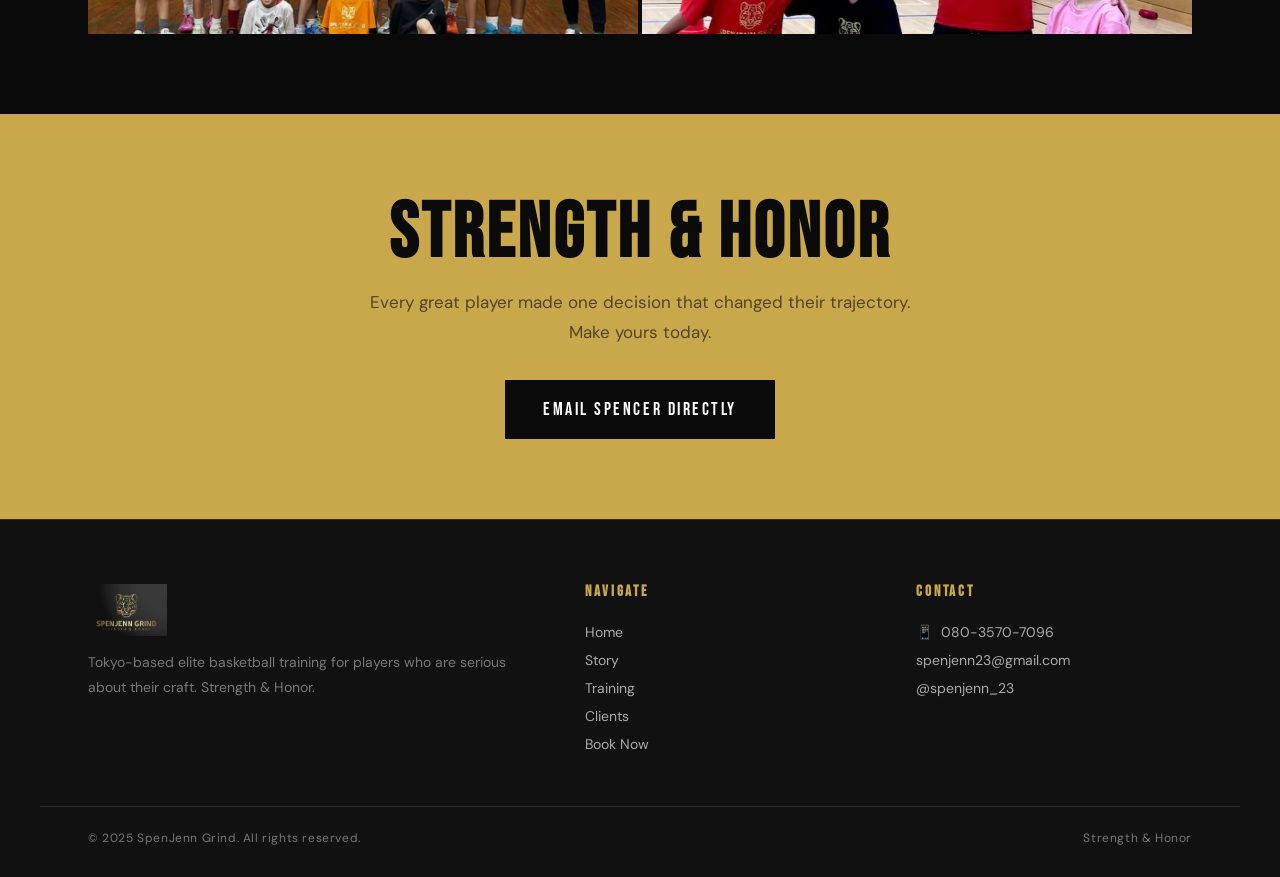
<file: book.html>
<!DOCTYPE html>
<html lang="en">
<head>
  <meta charset="UTF-8">
  <meta name="viewport" content="width=device-width, initial-scale=1.0">
  <title>Book a Session — Spencer Jennings | SpenJenn Grind</title>
  <meta name="description" content="Book a private, group, or team training session with Spencer Jennings in Tokyo. View upcoming camps and clinics at Nishimachi International School and Tokyo American Club.">
  <link rel="preconnect" href="https://fonts.googleapis.com">
  <link rel="preconnect" href="https://fonts.gstatic.com" crossorigin>
  <link rel="stylesheet" href="css/style.css">
  <link rel="icon" type="image/svg+xml" href="favicon.svg">
</head>
<body>

<!-- ── PAGE INTRO ── -->
<div class="page-intro" id="pageIntro">
  <img src="logo+tagline.jpg" alt="SpenJenn Grind">
</div>

<!-- ── NAV ── -->
<nav class="nav scrolled" id="nav">
  <div class="nav-inner">
    <a href="index.html" class="nav-logo">
      <img src="logo+tagline.jpg" alt="SpenJenn Grind">
    </a>
    <ul class="nav-links">
      <li><a href="index.html">Home</a></li>
      <li><a href="story.html">Story</a></li>
      <li><a href="training.html">Training</a></li>
      <li><a href="clients.html">Clients</a></li>
      <li><a href="book.html" class="nav-cta-link active">Book Now</a></li>
    </ul>
    <button class="nav-hamburger" id="hamburger" aria-label="Open menu">
      <span></span><span></span><span></span>
    </button>
  </div>
</nav>

<!-- ── MOBILE NAV ── -->
<div class="nav-mobile" id="mobileNav">
  <a href="index.html">Home</a>
  <a href="story.html">Story</a>
  <a href="training.html">Training</a>
  <a href="clients.html">Clients</a>
  <a href="book.html">Book Now</a>
</div>

<!-- ── PAGE HERO ── -->
<header class="page-hero" style="padding-top: var(--nav-h);">
  <div class="page-hero__bg" style="background-image: url('3x3action4.jpg'); background-position: center 30%;"></div>
  <div class="page-hero__gradient"></div>
  <div class="page-hero__content container">
    <span class="page-hero__label">SpenJenn Grind</span>
    <h1 class="page-hero__title">READY TO<br>ELEVATE<br>YOUR GAME?</h1>
  </div>
</header>

<!-- ── CONTACT + FORM ── -->
<section class="book-section section">
  <div class="book-section__inner">

    <!-- FORM -->
    <div class="contact-form">
      <div class="form-head fade-in">
        <span class="section-label">Get in Touch</span>
        <h2>Send a Message</h2>
        <p>Tell Spencer what you're working on — he'll get back to you directly.</p>
      </div>

      <!-- Sign up free at formspree.io, create a form, then replace YOUR_FORM_ID below -->
      <form action="https://formspree.io/f/YOUR_FORM_ID" method="POST" class="fade-in d1">
        <input type="hidden" name="_subject" value="New training inquiry — SpenJenn Grind">

        <div class="form-group">
          <label for="name">Your Name</label>
          <input type="text" id="name" name="Name" placeholder="First &amp; Last Name" required>
        </div>

        <div class="form-group">
          <label for="email">Email Address</label>
          <input type="email" id="email" name="Email" placeholder="your@email.com" required>
        </div>

        <div class="form-group">
          <label for="interest">I'm Interested In</label>
          <select id="interest" name="Interest" style="background: var(--charcoal); border: 1px solid var(--border); color: var(--white); padding: 13px 16px; font-family: 'DM Sans', sans-serif; font-size: 15px; outline: none; width: 100%; transition: border-color 0.2s; appearance: none; cursor: pointer;">
            <option value="" disabled selected>Select a program...</option>
            <option value="Private 1-on-1">Private 1-on-1 Training</option>
            <option value="Group Drop-in">Group Drop-In Session</option>
            <option value="Monthly Group">Monthly Group Program</option>
            <option value="Team Training">Team Training</option>
            <option value="Camp / Clinic">Camp or Clinic</option>
            <option value="Other">Other / General Inquiry</option>
          </select>
        </div>

        <div class="form-group">
          <label for="message">Message</label>
          <textarea id="message" name="Message" placeholder="Tell Spencer about your goals, current level, and what you're looking to improve..." required></textarea>
        </div>

        <button type="submit" class="btn btn--gold" style="width: 100%; font-size: 18px; padding: 18px;">
          Send Message
        </button>

        <p style="font-size: 12px; color: var(--muted); margin-top: 10px; text-align: center; line-height: 1.7;">
          Your message goes directly to Spencer. He'll reply personally.
        </p>

      </form>
    </div>

    <!-- CONTACT INFO -->
    <div class="contact-info fade-in d2">
      <span class="section-label">Direct Contact</span>
      <h3>Reach Spencer</h3>
      <div class="gold-bar"></div>

      <div class="contact-detail">
        <div class="cd-icon">📱</div>
        <div>
          <p class="cd-label">Phone / WhatsApp</p>
          <p class="cd-value"><a href="tel:+810803570-7096">080-3570-7096</a></p>
        </div>
      </div>

      <div class="contact-detail">
        <div class="cd-icon">✉️</div>
        <div>
          <p class="cd-label">Email</p>
          <p class="cd-value"><a href="mailto:spenjenn23@gmail.com">spenjenn23@gmail.com</a></p>
        </div>
      </div>

      <div class="contact-detail">
        <div class="cd-icon">📸</div>
        <div>
          <p class="cd-label">Instagram</p>
          <p class="cd-value"><a href="https://instagram.com/spenjenn_23" target="_blank" rel="noopener noreferrer">@spenjenn_23</a></p>
        </div>
      </div>

      <div class="contact-detail">
        <div class="cd-icon">📍</div>
        <div>
          <p class="cd-label">Location</p>
          <p class="cd-value">Tokyo, Japan</p>
        </div>
      </div>

      <!-- Quick stats reminder -->
      <div style="background: var(--charcoal); border: 1px solid var(--border); padding: 28px; margin-top: 36px;">
        <p style="font-family: 'Bebas Neue', sans-serif; font-size: 13px; letter-spacing: 0.2em; color: var(--gold); margin-bottom: 18px;">Why Train With Spencer</p>
        <div style="display: flex; flex-direction: column; gap: 12px;">
          <div style="display: flex; align-items: center; gap: 12px;">
            <span style="color: var(--gold); font-size: 18px;">✓</span>
            <p style="font-size: 14px; color: var(--muted-2);">9 seasons of professional playing experience</p>
          </div>
          <div style="display: flex; align-items: center; gap: 12px;">
            <span style="color: var(--gold); font-size: 18px;">✓</span>
            <p style="font-size: 14px; color: var(--muted-2);">3x3.EXE Champion &amp; League MVP</p>
          </div>
          <div style="display: flex; align-items: center; gap: 12px;">
            <span style="color: var(--gold); font-size: 18px;">✓</span>
            <p style="font-size: 14px; color: var(--muted-2);">NBA and FIBA World Tour experience</p>
          </div>
          <div style="display: flex; align-items: center; gap: 12px;">
            <span style="color: var(--gold); font-size: 18px;">✓</span>
            <p style="font-size: 14px; color: var(--muted-2);">50+ students trained weekly in Tokyo</p>
          </div>
          <div style="display: flex; align-items: center; gap: 12px;">
            <span style="color: var(--gold); font-size: 18px;">✓</span>
            <p style="font-size: 14px; color: var(--muted-2);">Wake Forest University Master's Degree</p>
          </div>
        </div>
      </div>

    </div>

  </div>
</section>

<!-- ── CAMP SCHEDULE ── -->
<section class="camp-schedule">
  <div class="camp-schedule__inner">
    <div class="camp-schedule__head">
      <span class="section-label fade-in">On the Calendar</span>
      <h2 class="section-title fade-in d1">Upcoming Camps &amp; Clinics</h2>
      <div class="gold-bar fade-in d2"></div>
      <p class="fade-in d2" style="color: var(--muted-2); font-size: 15px; line-height: 1.8; max-width: 600px;">
        SpenJenn Grind runs regular camps and clinics across Tokyo for youth players of all levels.
        Spots are limited — reach out early to secure your place.
      </p>
    </div>

    <!-- April / May -->
    <div class="camp-group fade-in">
      <h3>April &amp; May — Nishimachi International School</h3>
      <div class="camp-list">
        <div class="camp-item">
          <div class="camp-date">APR 27</div>
          <div class="camp-info">
            <h4>Sunday Clinic</h4>
            <p>3:30–5:00PM (Ages 7–10) &nbsp;&nbsp;/&nbsp;&nbsp; 5:00–6:30PM (Ages 10–13)</p>
          </div>
          <div class="camp-tag">Ages 7–13</div>
        </div>
        <div class="camp-item">
          <div class="camp-date">MAY 3</div>
          <div class="camp-info">
            <h4>Saturday Clinic</h4>
            <p>3:30–5:00PM (Ages 7–10) &nbsp;&nbsp;/&nbsp;&nbsp; 5:00–6:30PM (Ages 10–13)</p>
          </div>
          <div class="camp-tag">Ages 7–13</div>
        </div>
        <div class="camp-item">
          <div class="camp-date">MAY 10</div>
          <div class="camp-info">
            <h4>Saturday Clinic</h4>
            <p>3:30–5:00PM (Ages 7–10) &nbsp;&nbsp;/&nbsp;&nbsp; 5:00–6:30PM (Ages 10–13)</p>
          </div>
          <div class="camp-tag">Ages 7–13</div>
        </div>
        <div class="camp-item">
          <div class="camp-date">MAY 17</div>
          <div class="camp-info">
            <h4>Saturday Clinic</h4>
            <p>3:30–5:00PM (Ages 7–10) &nbsp;&nbsp;/&nbsp;&nbsp; 5:00–6:30PM (Ages 10–13)</p>
          </div>
          <div class="camp-tag">Ages 7–13</div>
        </div>
      </div>
    </div>

    <!-- June -->
    <div class="camp-group fade-in">
      <h3>June — Tokyo American Club Basketball Camp</h3>
      <div class="camp-list">
        <div class="camp-item">
          <div class="camp-date">JUN 8–12</div>
          <div class="camp-info">
            <h4>Week 1 — Summer Basketball Camp</h4>
            <p>Monday–Friday &nbsp;·&nbsp; 4:30–6:30PM daily</p>
          </div>
          <div class="camp-tag">Ages 8–14</div>
        </div>
        <div class="camp-item">
          <div class="camp-date">JUN 15–19</div>
          <div class="camp-info">
            <h4>Week 2 — Summer Basketball Camp</h4>
            <p>Monday–Friday &nbsp;·&nbsp; 4:30–6:30PM daily</p>
          </div>
          <div class="camp-tag">Ages 8–14</div>
        </div>
        <div class="camp-item">
          <div class="camp-date">JUN 22–26</div>
          <div class="camp-info">
            <h4>Week 3 — Summer Basketball Camp</h4>
            <p>Monday–Friday &nbsp;·&nbsp; 4:30–6:30PM daily</p>
          </div>
          <div class="camp-tag">Ages 8–14</div>
        </div>
      </div>
    </div>

  </div>
</section>

<!-- ── CAMP PHOTO ── -->
<div style="max-width: var(--max-w); margin: 0 auto; padding: 0 48px 80px;">
  <div style="display: grid; grid-template-columns: 1fr 1fr; gap: 4px;" class="fade-in">
    <div style="overflow:hidden; height:380px;">
      <img src="spenjengroupccoaching.jpg" alt="SpenJenn Grind camp group" loading="lazy"
           style="width:100%; height:100%; object-fit:cover; object-position:center top;">
    </div>
    <div style="overflow:hidden; height:380px;">
      <img src="spenjencoaching.jpg" alt="Spencer Jennings with young players" loading="lazy"
           style="width:100%; height:100%; object-fit:cover; object-position:center top;">
    </div>
  </div>
</div>

<!-- ── FINAL CTA BANNER ── -->
<section style="background: var(--gold); padding: 80px 48px; text-align: center;">
  <h2 style="font-size: clamp(36px, 6vw, 80px); color: var(--black); margin-bottom: 14px;">
    Strength &amp; Honor
  </h2>
  <p style="color: rgba(0,0,0,0.6); font-size: 17px; max-width: 540px; margin: 0 auto 32px; line-height: 1.75;">
    Every great player made one decision that changed their trajectory.
    Make yours today.
  </p>
  <a href="mailto:spenjenn23@gmail.com" class="btn" style="background: var(--black); color: var(--white); font-size: 18px; letter-spacing: 0.14em;">
    Email Spencer Directly
  </a>
</section>

<!-- ── FOOTER ── -->
<footer class="footer">
  <div class="footer-grid">
    <div class="footer-brand">
      <a href="index.html"><img src="logo+tagline.jpg" alt="SpenJenn Grind"></a>
      <p>Tokyo-based elite basketball training for players who are serious about their craft. Strength &amp; Honor.</p>
    </div>
    <div class="footer-col">
      <h4>Navigate</h4>
      <a href="index.html">Home</a>
      <a href="story.html">Story</a>
      <a href="training.html">Training</a>
      <a href="clients.html">Clients</a>
      <a href="book.html">Book Now</a>
    </div>
    <div class="footer-col">
      <h4>Contact</h4>
      <p>📱 &nbsp;080-3570-7096</p>
      <a href="mailto:spenjenn23@gmail.com">spenjenn23@gmail.com</a>
      <a href="https://instagram.com/spenjenn_23" target="_blank" rel="noopener noreferrer">@spenjenn_23</a>
    </div>
  </div>
  <div class="footer-bottom">
    <p>© 2025 SpenJenn Grind. All rights reserved.</p>
    <p>Strength &amp; Honor</p>
  </div>
</footer>

<script src="js/main.js"></script>
</body>
</html>
</file>
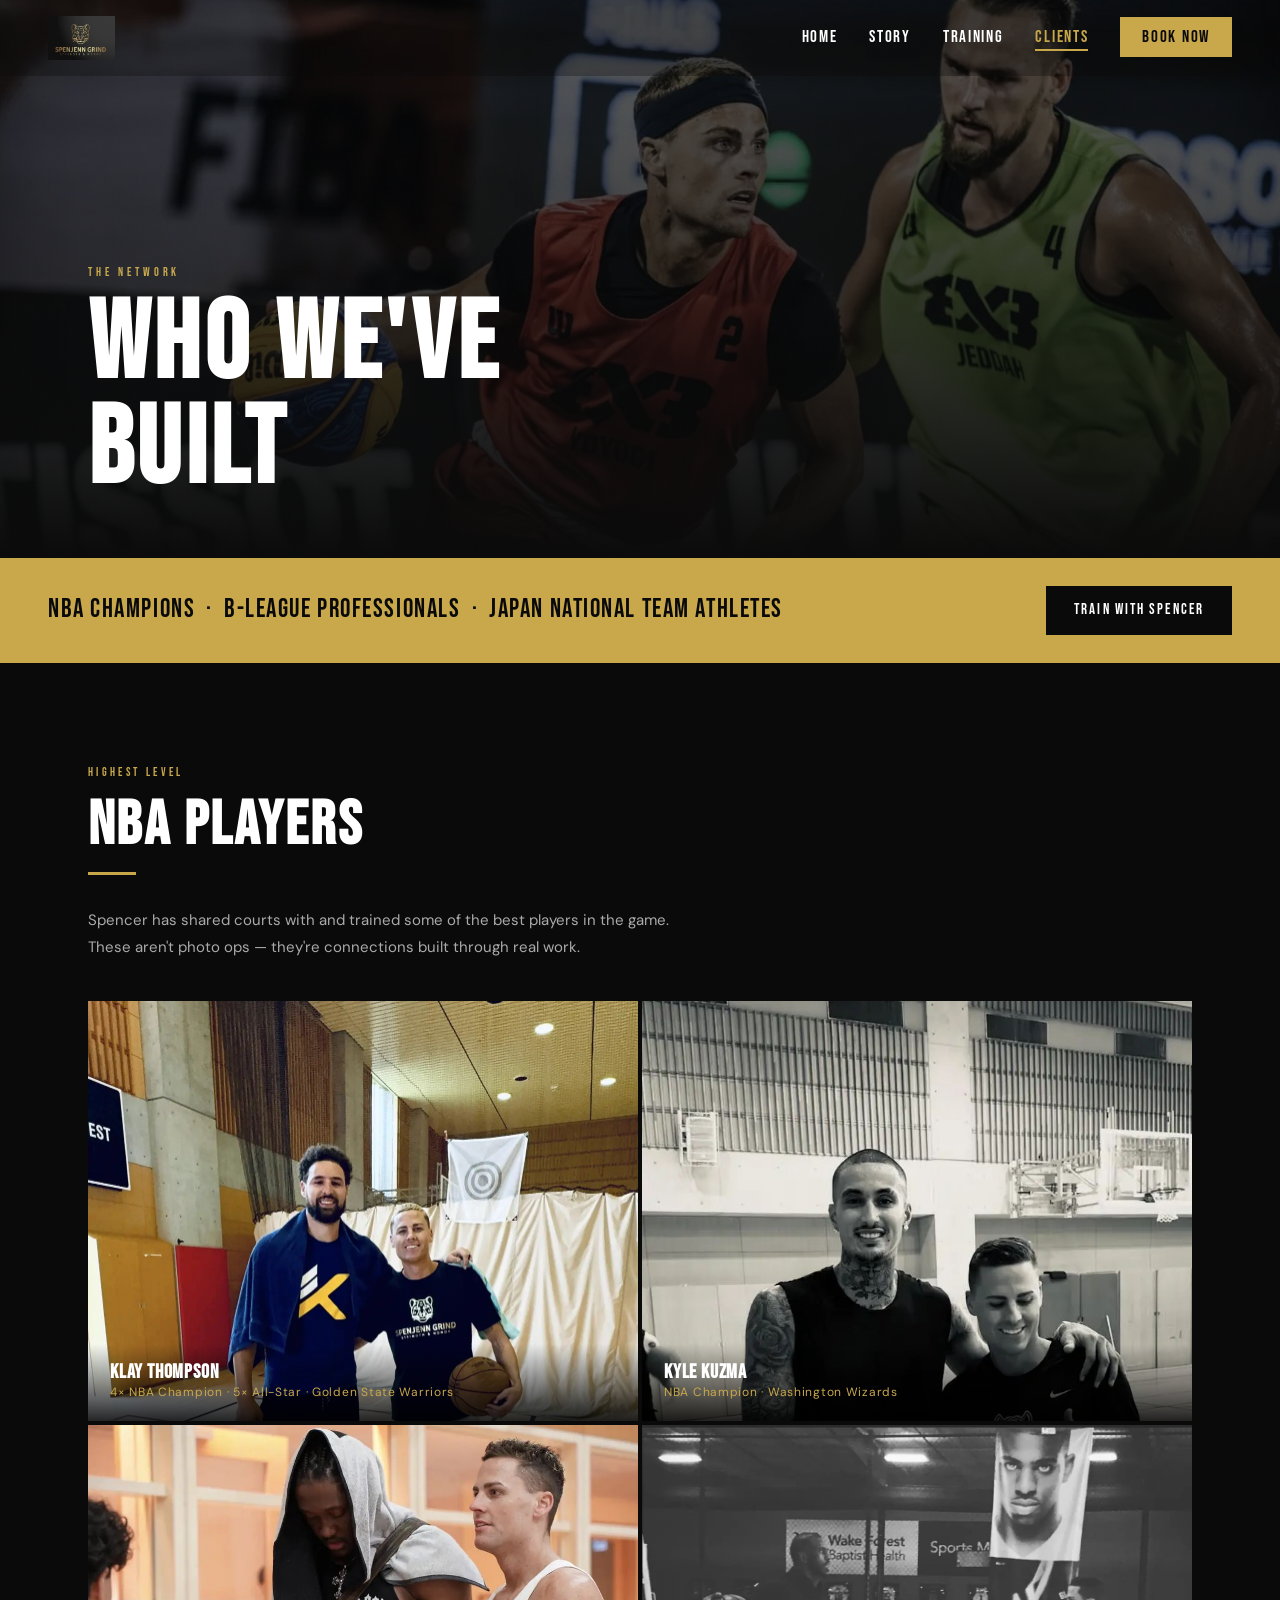
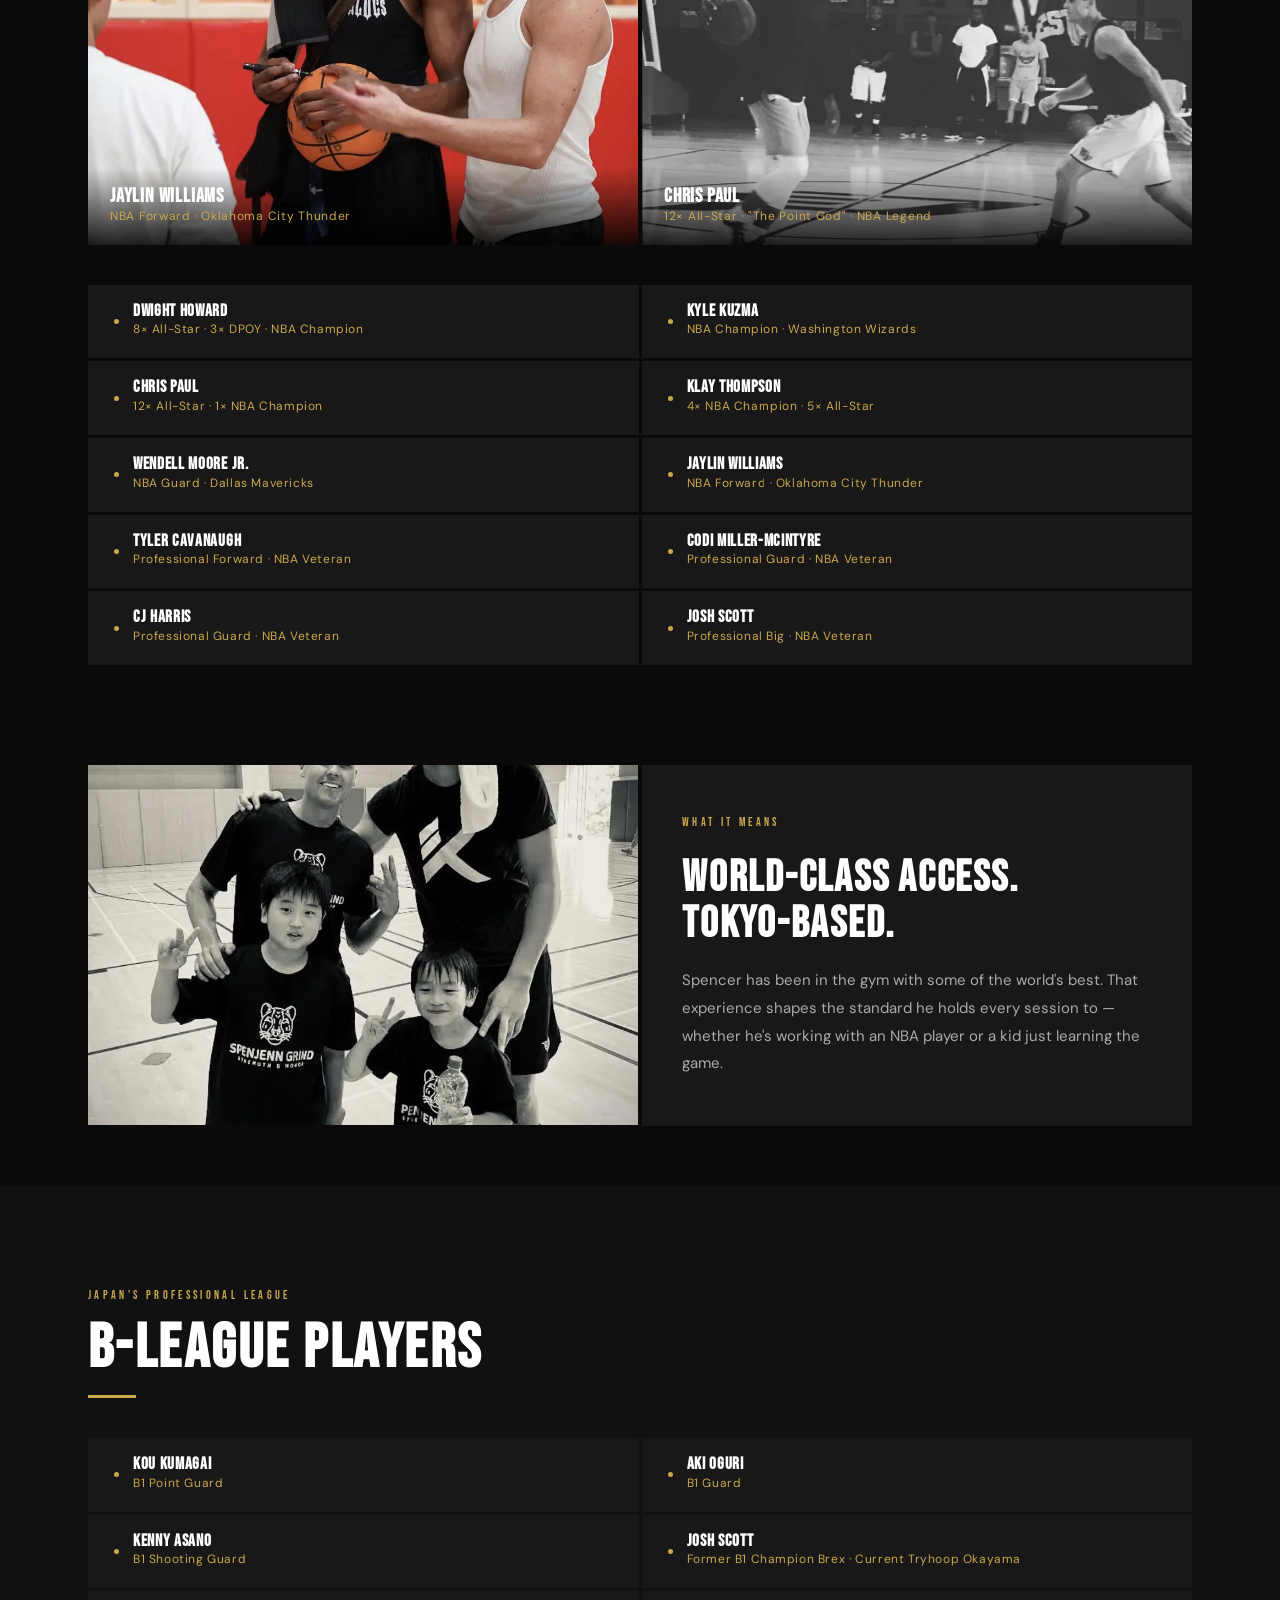
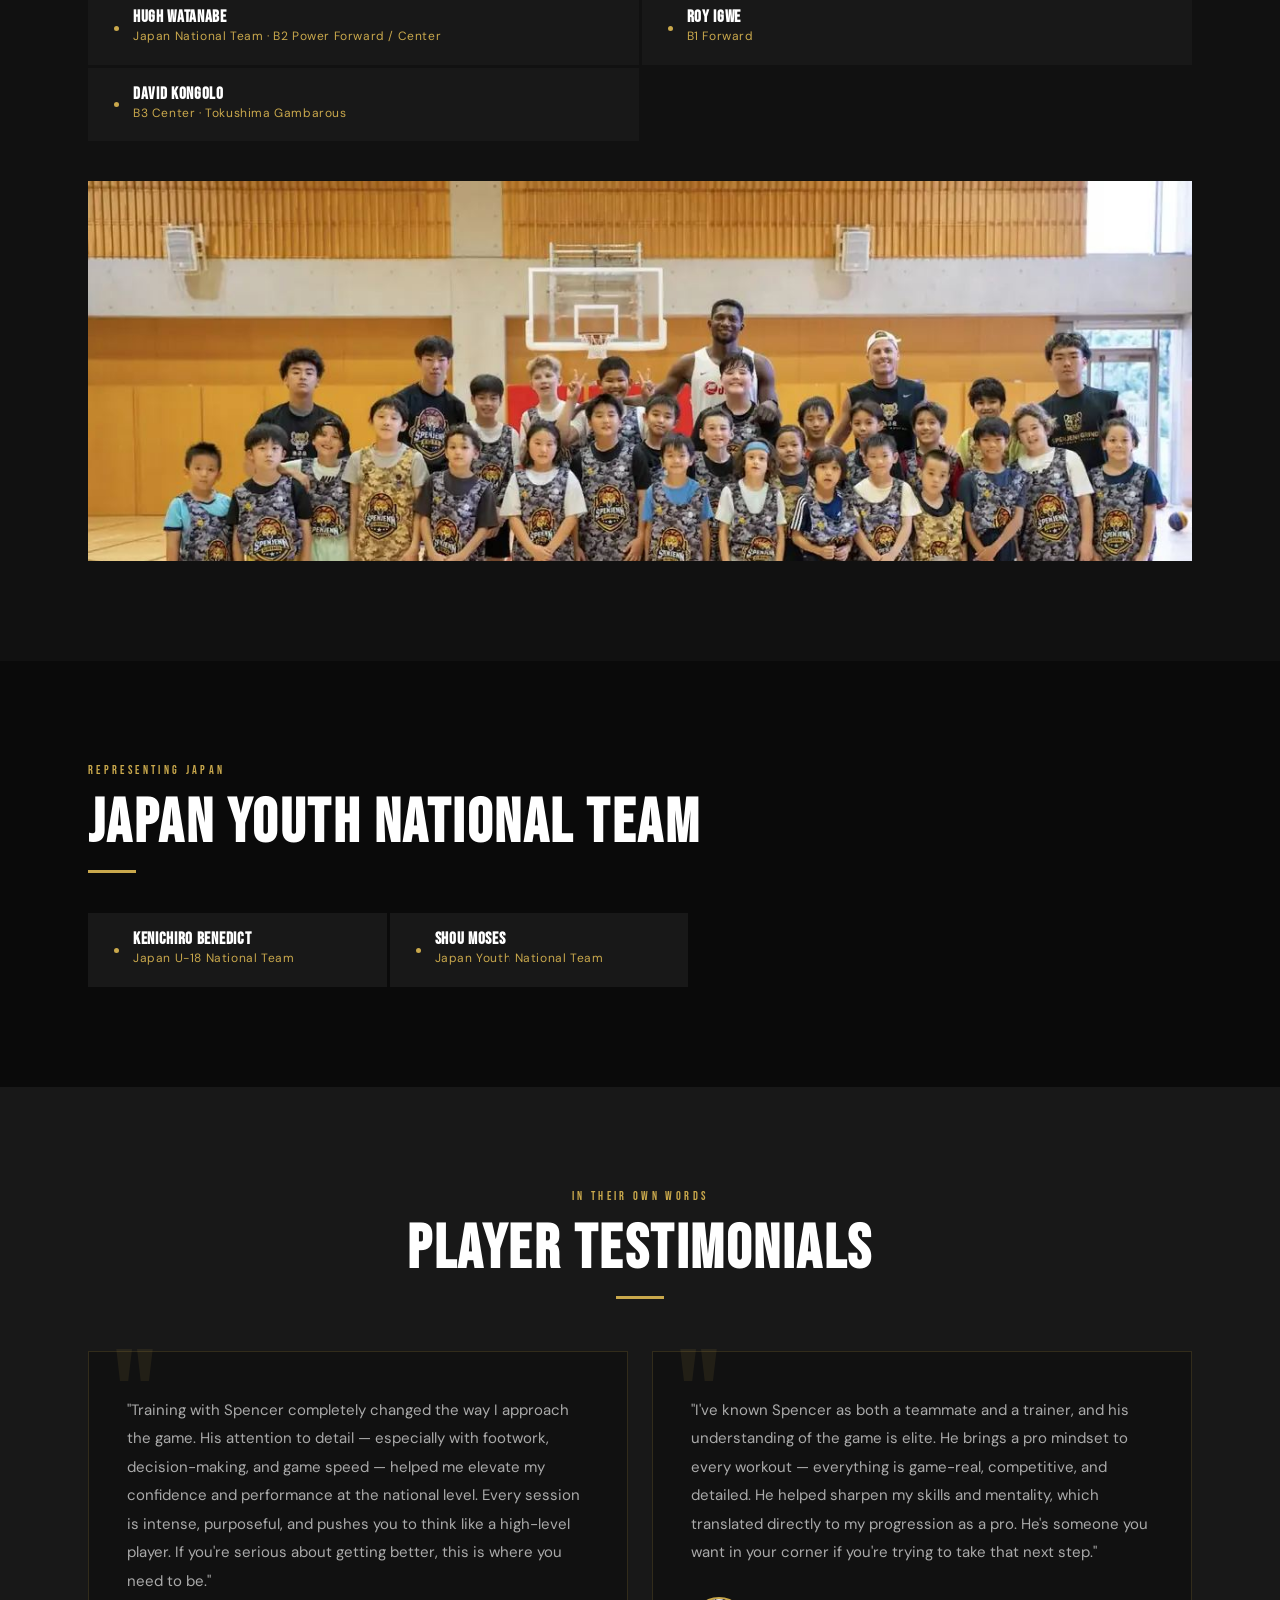
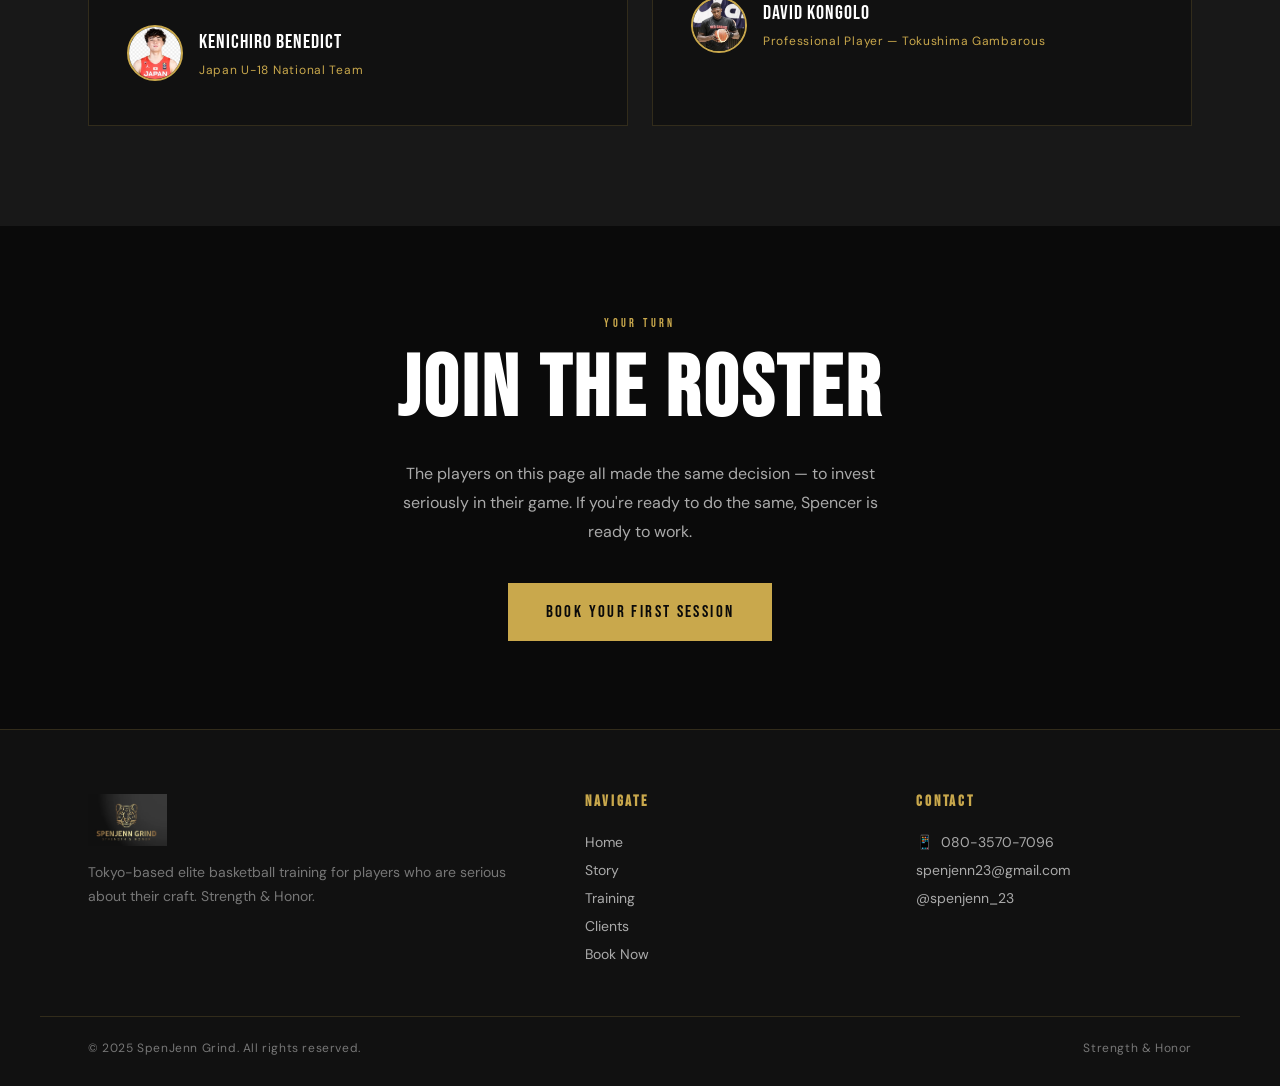
<file: clients.html>
<!DOCTYPE html>
<html lang="en">
<head>
  <meta charset="UTF-8">
  <meta name="viewport" content="width=device-width, initial-scale=1.0">
  <title>Clients — Spencer Jennings | SpenJenn Grind</title>
  <meta name="description" content="NBA players, B-League professionals, and Japan National Team athletes trained by Spencer Jennings at SpenJenn Grind Tokyo.">
  <link rel="preconnect" href="https://fonts.googleapis.com">
  <link rel="preconnect" href="https://fonts.gstatic.com" crossorigin>
  <link rel="stylesheet" href="css/style.css">
  <link rel="icon" type="image/svg+xml" href="favicon.svg">
</head>
<body>

<!-- ── PAGE INTRO ── -->
<div class="page-intro" id="pageIntro">
  <img src="logo+tagline.jpg" alt="SpenJenn Grind">
</div>

<!-- ── FLOATING CTA ── -->
<div class="float-cta" id="floatCta">
  <a href="book.html">Book a Session</a>
</div>

<!-- ── NAV ── -->
<nav class="nav scrolled" id="nav">
  <div class="nav-inner">
    <a href="index.html" class="nav-logo">
      <img src="logo+tagline.jpg" alt="SpenJenn Grind">
    </a>
    <ul class="nav-links">
      <li><a href="index.html">Home</a></li>
      <li><a href="story.html">Story</a></li>
      <li><a href="training.html">Training</a></li>
      <li><a href="clients.html" class="active">Clients</a></li>
      <li><a href="book.html" class="nav-cta-link">Book Now</a></li>
    </ul>
    <button class="nav-hamburger" id="hamburger" aria-label="Open menu">
      <span></span><span></span><span></span>
    </button>
  </div>
</nav>

<!-- ── MOBILE NAV ── -->
<div class="nav-mobile" id="mobileNav">
  <a href="index.html">Home</a>
  <a href="story.html">Story</a>
  <a href="training.html">Training</a>
  <a href="clients.html">Clients</a>
  <a href="book.html">Book Now</a>
</div>

<!-- ── PAGE HERO ── -->
<header class="page-hero" style="padding-top: var(--nav-h);">
  <div class="page-hero__bg" style="background-image: url('3x3international.jpg'); background-position: center 30%;"></div>
  <div class="page-hero__gradient"></div>
  <div class="page-hero__content container">
    <span class="page-hero__label">The Network</span>
    <h1 class="page-hero__title">WHO WE'VE<br>BUILT</h1>
  </div>
</header>

<!-- ── INTRO STRIP ── -->
<div style="background: var(--gold); padding: 28px 48px;">
  <div style="max-width: var(--max-w); margin: 0 auto; display: flex; align-items: center; justify-content: space-between; flex-wrap: wrap; gap: 16px;">
    <p style="font-family: 'Bebas Neue', sans-serif; font-size: clamp(18px, 2.5vw, 26px); color: var(--black); letter-spacing: 0.06em;">
      NBA Champions &nbsp;·&nbsp; B-League Professionals &nbsp;·&nbsp; Japan National Team Athletes
    </p>
    <a href="book.html" class="btn" style="background: var(--black); color: var(--white); font-size: 15px; padding: 12px 28px;">
      Train With Spencer
    </a>
  </div>
</div>

<!-- ── NBA PLAYERS ── -->
<section class="clients-section">
  <div class="clients-section__inner">
    <div class="clients-section__head">
      <span class="section-label fade-in">Highest Level</span>
      <h2 class="section-title fade-in d1">NBA Players</h2>
      <div class="gold-bar fade-in d2"></div>
      <p class="fade-in d2" style="color: var(--muted-2); font-size: 15px; line-height: 1.8; max-width: 620px;">
        Spencer has shared courts with and trained some of the best players in the game.
        These aren't photo ops — they're connections built through real work.
      </p>
    </div>

    <!-- Photo grid — 4 photos -->
    <div class="nba-grid">
      <div class="nba-photo fade-in">
        <img src="Klaythompson1.jpg" alt="Spencer Jennings with Klay Thompson" loading="lazy">
        <div class="nba-caption">
          <h4>Klay Thompson</h4>
          <p>4× NBA Champion · 5× All-Star · Golden State Warriors</p>
        </div>
      </div>
      <div class="nba-photo fade-in d1">
        <img src="KyleKuzma.jpg" alt="Spencer Jennings with Kyle Kuzma" loading="lazy" style="object-position: center 18%;">
        <div class="nba-caption">
          <h4>Kyle Kuzma</h4>
          <p>NBA Champion · Washington Wizards</p>
        </div>
      </div>
      <div class="nba-photo fade-in">
        <img src="JaylinWilliams.jpg" alt="Spencer Jennings with Jaylin Williams" loading="lazy"
             style="--obj-pos: center 20%;">
        <div class="nba-caption">
          <h4>Jaylin Williams</h4>
          <p>NBA Forward · Oklahoma City Thunder</p>
        </div>
      </div>
      <div class="nba-photo fade-in d1">
        <img src="playingdonchrispaul.jpg" alt="Spencer Jennings playing against Chris Paul" loading="lazy">
        <div class="nba-caption">
          <h4>Chris Paul</h4>
          <p>12× All-Star · "The Point God" · NBA Legend</p>
        </div>
      </div>
    </div>

    <!-- Full NBA roster list -->
    <div class="roster fade-in">
      <div class="roster-item">
        <div class="roster-dot"></div>
        <div>
          <h4>Dwight Howard</h4>
          <p>8× All-Star · 3× DPOY · NBA Champion</p>
        </div>
      </div>
      <div class="roster-item">
        <div class="roster-dot"></div>
        <div>
          <h4>Kyle Kuzma</h4>
          <p>NBA Champion · Washington Wizards</p>
        </div>
      </div>
      <div class="roster-item">
        <div class="roster-dot"></div>
        <div>
          <h4>Chris Paul</h4>
          <p>12× All-Star · 1× NBA Champion</p>
        </div>
      </div>
      <div class="roster-item">
        <div class="roster-dot"></div>
        <div>
          <h4>Klay Thompson</h4>
          <p>4× NBA Champion · 5× All-Star</p>
        </div>
      </div>
      <div class="roster-item">
        <div class="roster-dot"></div>
        <div>
          <h4>Wendell Moore Jr.</h4>
          <p>NBA Guard · Dallas Mavericks</p>
        </div>
      </div>
      <div class="roster-item">
        <div class="roster-dot"></div>
        <div>
          <h4>Jaylin Williams</h4>
          <p>NBA Forward · Oklahoma City Thunder</p>
        </div>
      </div>
      <div class="roster-item">
        <div class="roster-dot"></div>
        <div>
          <h4>Tyler Cavanaugh</h4>
          <p>Professional Forward · NBA Veteran</p>
        </div>
      </div>
      <div class="roster-item">
        <div class="roster-dot"></div>
        <div>
          <h4>Codi Miller-McIntyre</h4>
          <p>Professional Guard · NBA Veteran</p>
        </div>
      </div>
      <div class="roster-item">
        <div class="roster-dot"></div>
        <div>
          <h4>CJ Harris</h4>
          <p>Professional Guard · NBA Veteran</p>
        </div>
      </div>
      <div class="roster-item">
        <div class="roster-dot"></div>
        <div>
          <h4>Josh Scott</h4>
          <p>Professional Big · NBA Veteran</p>
        </div>
      </div>
    </div>

  </div>
</section>

<!-- ── KLAY EXTRA PHOTO ── -->
<div style="max-width: var(--max-w); margin: 0 auto; padding: 0 48px 60px;">
  <div style="display: grid; grid-template-columns: 1fr 1fr; gap: 4px;">
    <div style="overflow:hidden; height: 360px;" class="fade-in">
      <img src="Klaythompson.jpg" alt="Spencer Jennings with Klay Thompson and young SpenJenn Grind players" loading="lazy"
           style="width:100%; height:100%; object-fit:cover; object-position:center 65%;">
    </div>
    <div style="background: var(--charcoal); padding: 48px 40px; display:flex; flex-direction:column; justify-content:center;" class="fade-in d2">
      <span class="section-label">What It Means</span>
      <h3 style="font-size: clamp(28px, 3.5vw, 44px); color: var(--white); margin: 12px 0 20px;">
        World-Class Access.<br>Tokyo-Based.
      </h3>
      <p style="color: var(--muted-2); font-size: 15px; line-height: 1.85;">
        Spencer has been in the gym with some of the world's best. That experience shapes
        the standard he holds every session to — whether he's working with an NBA player
        or a kid just learning the game.
      </p>
    </div>
  </div>
</div>

<!-- ── B-LEAGUE PLAYERS ── -->
<section class="clients-section alt">
  <div class="clients-section__inner">
    <div class="clients-section__head">
      <span class="section-label fade-in">Japan's Professional League</span>
      <h2 class="section-title fade-in d1">B-League Players</h2>
      <div class="gold-bar fade-in d2"></div>
    </div>

    <div class="roster fade-in">
      <div class="roster-item">
        <div class="roster-dot"></div>
        <div>
          <h4>Kou Kumagai</h4>
          <p>B1 Point Guard</p>
        </div>
      </div>
      <div class="roster-item">
        <div class="roster-dot"></div>
        <div>
          <h4>Aki Oguri</h4>
          <p>B1 Guard</p>
        </div>
      </div>
      <div class="roster-item">
        <div class="roster-dot"></div>
        <div>
          <h4>Kenny Asano</h4>
          <p>B1 Shooting Guard</p>
        </div>
      </div>
      <div class="roster-item">
        <div class="roster-dot"></div>
        <div>
          <h4>Josh Scott</h4>
          <p>Former B1 Champion Brex · Current Tryhoop Okayama</p>
        </div>
      </div>
      <div class="roster-item">
        <div class="roster-dot"></div>
        <div>
          <h4>Hugh Watanabe</h4>
          <p>Japan National Team · B2 Power Forward / Center</p>
        </div>
      </div>
      <div class="roster-item">
        <div class="roster-dot"></div>
        <div>
          <h4>Roy Igwe</h4>
          <p>B1 Forward</p>
        </div>
      </div>
      <div class="roster-item">
        <div class="roster-dot"></div>
        <div>
          <h4>David Kongolo</h4>
          <p>B3 Center · Tokushima Gambarous</p>
        </div>
      </div>
    </div>

    <!-- Kongolo camp photo -->
    <div style="margin-top: 40px; overflow:hidden; height: 380px;" class="fade-in">
      <img src="Spenjencoaching2.jpg" alt="Spencer Jennings with David Kongolo and camp players" loading="lazy"
           style="width:100%; height:100%; object-fit:cover; object-position:center 15%;">
    </div>

  </div>
</section>

<!-- ── NATIONAL TEAM ── -->
<section class="clients-section">
  <div class="clients-section__inner">
    <div class="clients-section__head">
      <span class="section-label fade-in">Representing Japan</span>
      <h2 class="section-title fade-in d1">Japan Youth National Team</h2>
      <div class="gold-bar fade-in d2"></div>
    </div>

    <div class="roster fade-in" style="max-width: 600px;">
      <div class="roster-item">
        <div class="roster-dot"></div>
        <div>
          <h4>Kenichiro Benedict</h4>
          <p>Japan U-18 National Team</p>
        </div>
      </div>
      <div class="roster-item">
        <div class="roster-dot"></div>
        <div>
          <h4>Shou Moses</h4>
          <p>Japan Youth National Team</p>
        </div>
      </div>
    </div>

  </div>
</section>

<!-- ── TESTIMONIALS ── -->
<section class="testi-full">
  <div class="testi-full__inner">
    <div class="testi-full__head">
      <span class="section-label fade-in">In Their Own Words</span>
      <h2 class="section-title fade-in d1">Player Testimonials</h2>
      <div class="gold-bar gold-bar--center fade-in d2"></div>
    </div>
    <div class="testi-cards">
      <div class="testi-card fade-in">
        <p class="testi-card__text">
          "Training with Spencer completely changed the way I approach the game. His attention to detail —
          especially with footwork, decision-making, and game speed — helped me elevate my confidence and
          performance at the national level. Every session is intense, purposeful, and pushes you to think
          like a high-level player. If you're serious about getting better, this is where you need to be."
        </p>
        <div class="testi-card__author">
          <img src="Kenny.jpg" alt="Kenichiro Benedict" loading="lazy">
          <div>
            <p class="testi-card__name">Kenichiro Benedict</p>
            <p class="testi-card__role">Japan U-18 National Team</p>
          </div>
        </div>
      </div>
      <div class="testi-card fade-in d2">
        <p class="testi-card__text">
          "I've known Spencer as both a teammate and a trainer, and his understanding of the game is elite.
          He brings a pro mindset to every workout — everything is game-real, competitive, and detailed.
          He helped sharpen my skills and mentality, which translated directly to my progression as a pro.
          He's someone you want in your corner if you're trying to take that next step."
        </p>
        <div class="testi-card__author">
          <img src="Kongolo.jpg" alt="David Kongolo" loading="lazy">
          <div>
            <p class="testi-card__name">David Kongolo</p>
            <p class="testi-card__role">Professional Player — Tokushima Gambarous</p>
          </div>
        </div>
      </div>
    </div>
  </div>
</section>

<!-- ── CTA ── -->
<section style="padding: 88px 48px; text-align: center; background: var(--black);">
  <span class="section-label fade-in" style="display:block; text-align:center; margin-bottom:12px;">Your Turn</span>
  <h2 class="fade-in d1" style="font-size: clamp(40px, 7vw, 86px); color: var(--white); margin-bottom: 24px;">
    Join the Roster
  </h2>
  <p class="fade-in d2" style="color: var(--muted-2); font-size: 16px; max-width: 480px; margin: 0 auto 36px; line-height: 1.8;">
    The players on this page all made the same decision — to invest seriously in their game.
    If you're ready to do the same, Spencer is ready to work.
  </p>
  <a href="book.html" class="btn btn--gold fade-in d3">Book Your First Session</a>
</section>

<!-- ── FOOTER ── -->
<footer class="footer">
  <div class="footer-grid">
    <div class="footer-brand">
      <a href="index.html"><img src="logo+tagline.jpg" alt="SpenJenn Grind"></a>
      <p>Tokyo-based elite basketball training for players who are serious about their craft. Strength &amp; Honor.</p>
    </div>
    <div class="footer-col">
      <h4>Navigate</h4>
      <a href="index.html">Home</a>
      <a href="story.html">Story</a>
      <a href="training.html">Training</a>
      <a href="clients.html">Clients</a>
      <a href="book.html">Book Now</a>
    </div>
    <div class="footer-col">
      <h4>Contact</h4>
      <p>📱 &nbsp;080-3570-7096</p>
      <a href="mailto:spenjenn23@gmail.com">spenjenn23@gmail.com</a>
      <a href="https://instagram.com/spenjenn_23" target="_blank" rel="noopener noreferrer">@spenjenn_23</a>
    </div>
  </div>
  <div class="footer-bottom">
    <p>© 2025 SpenJenn Grind. All rights reserved.</p>
    <p>Strength &amp; Honor</p>
  </div>
</footer>

<script src="js/main.js"></script>
</body>
</html>
</file>
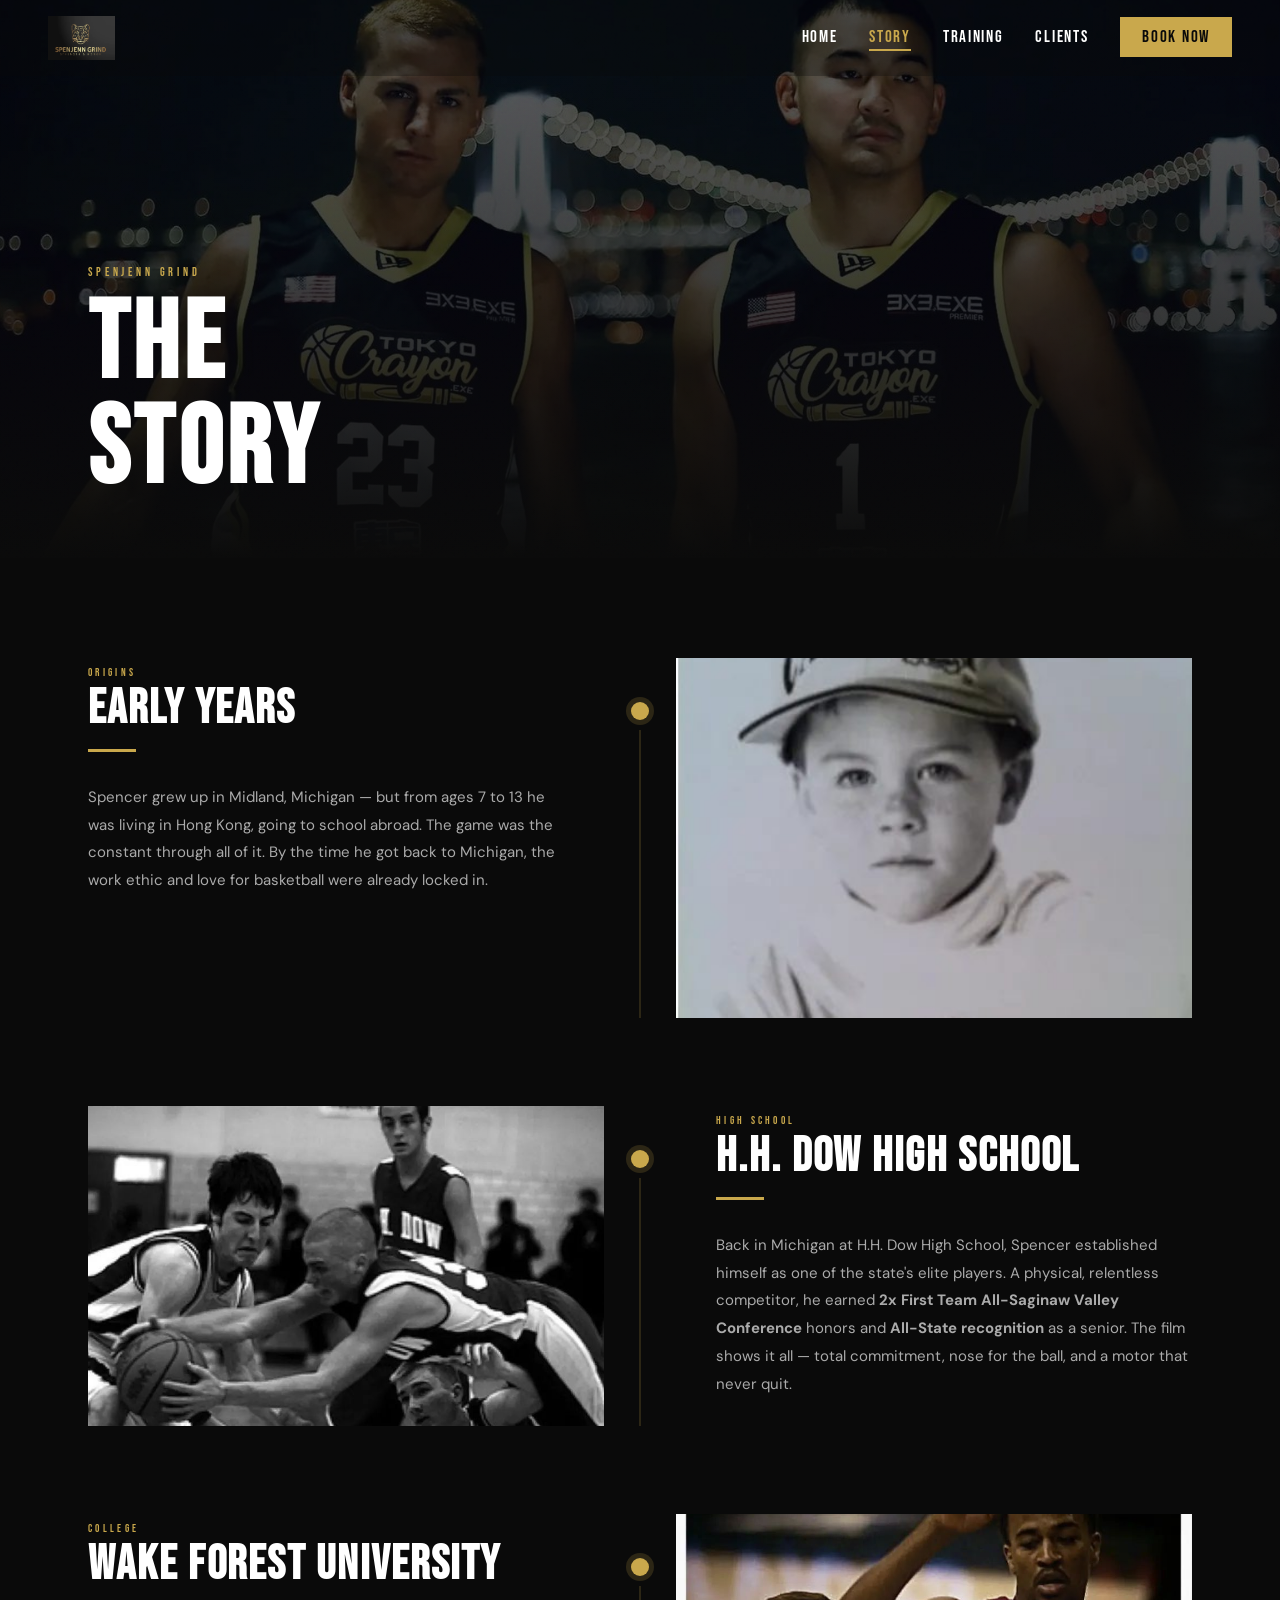
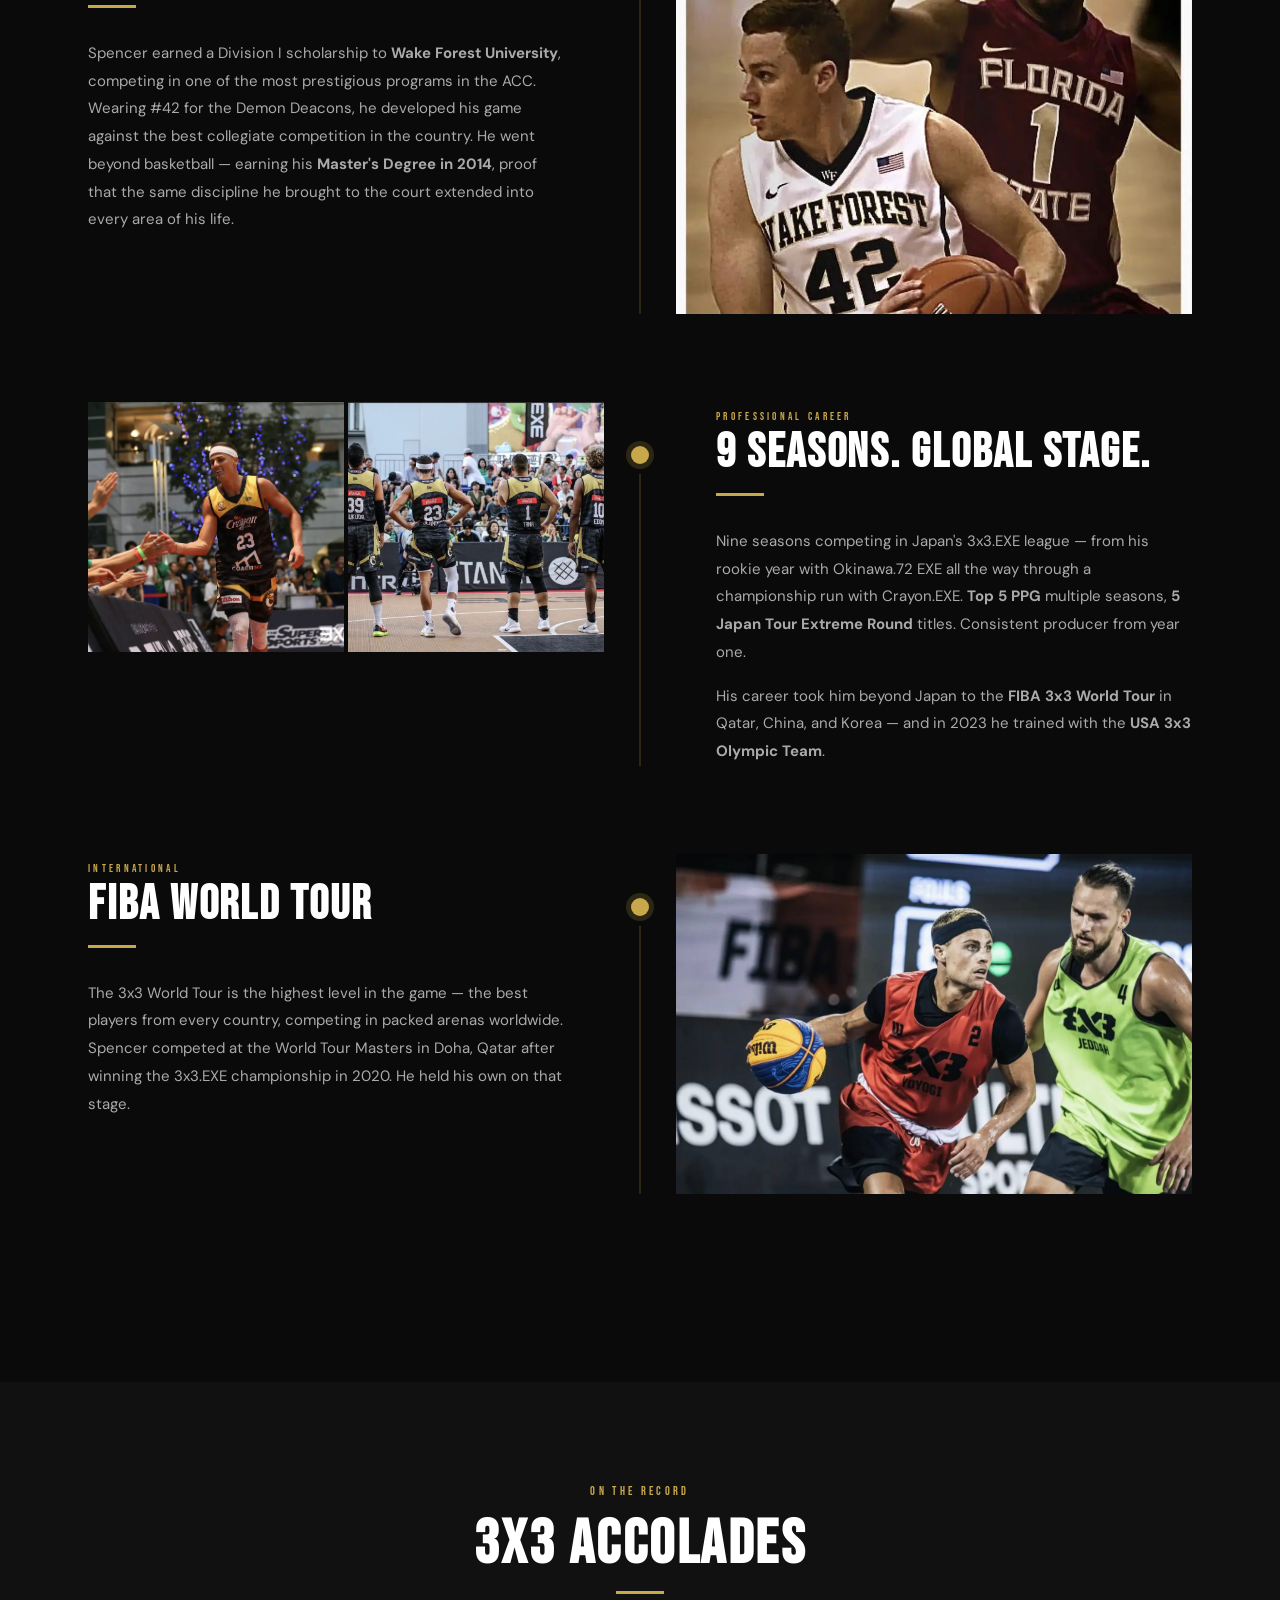
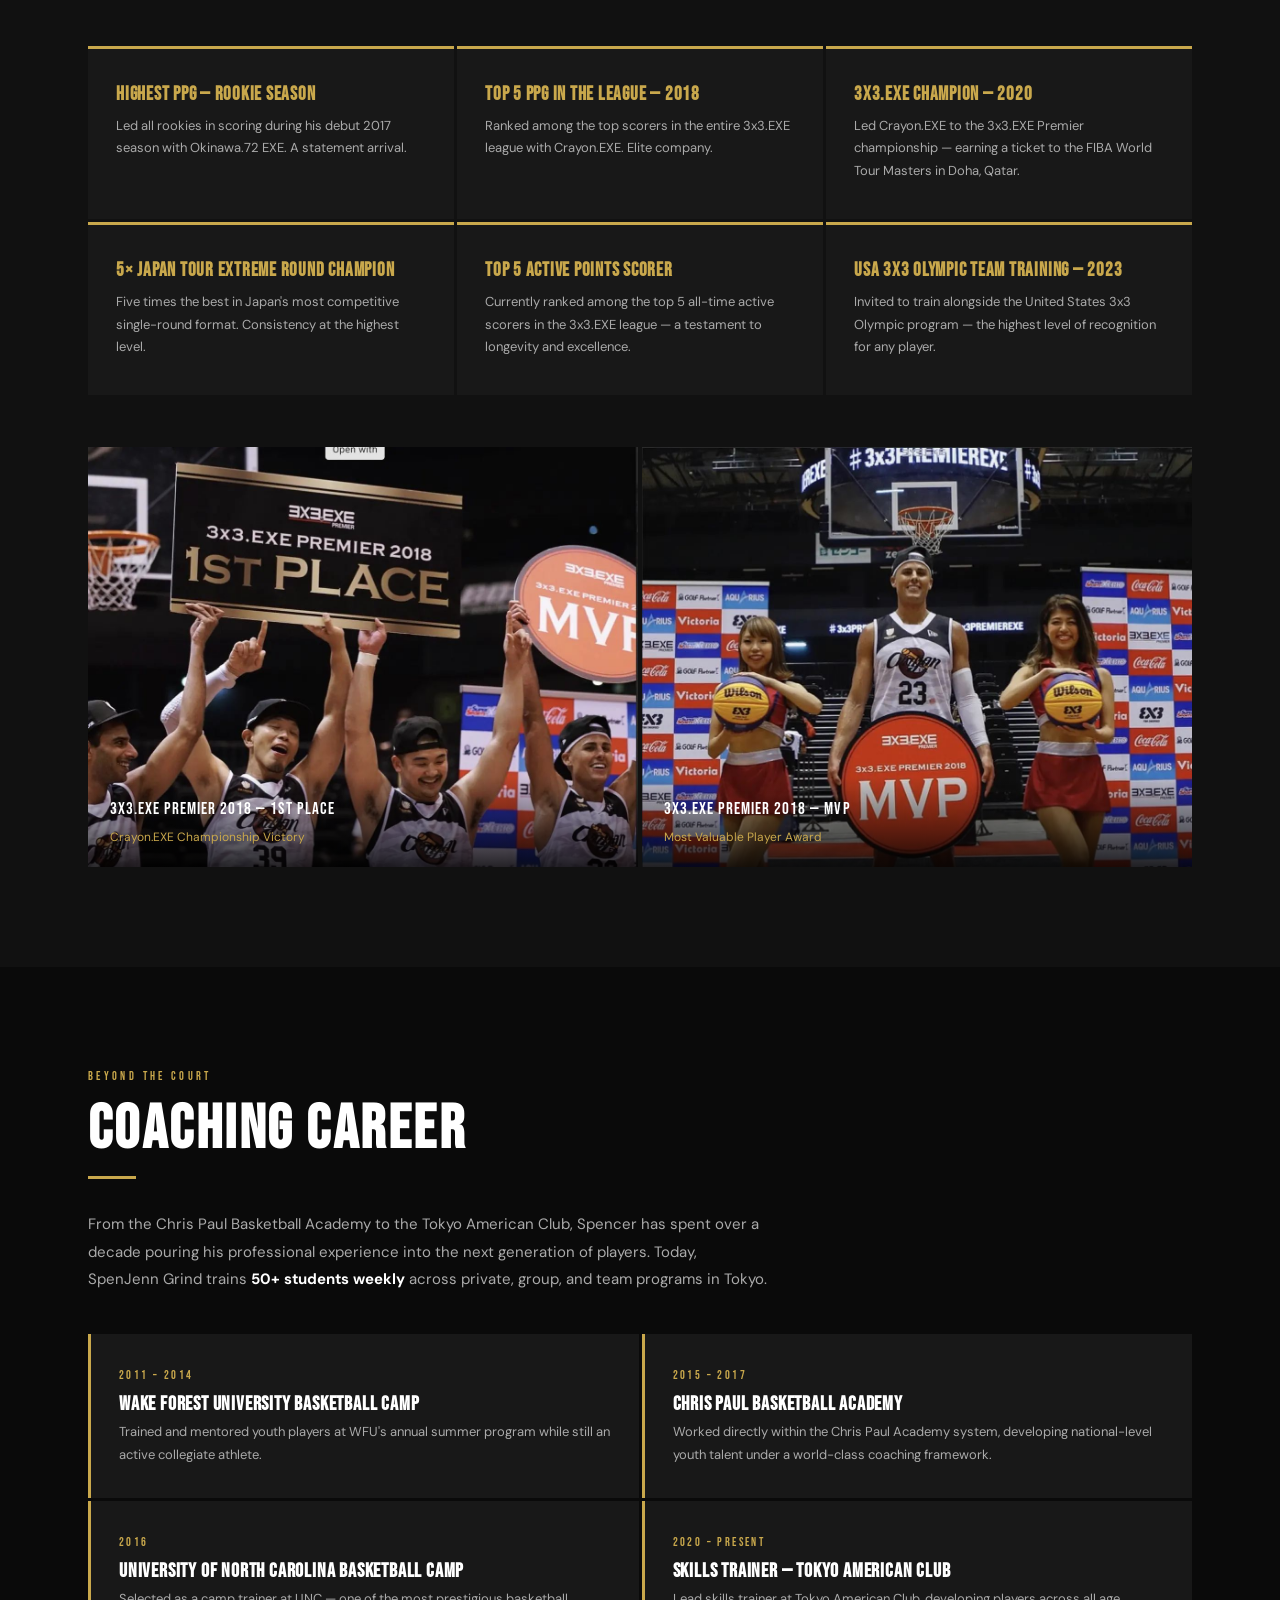
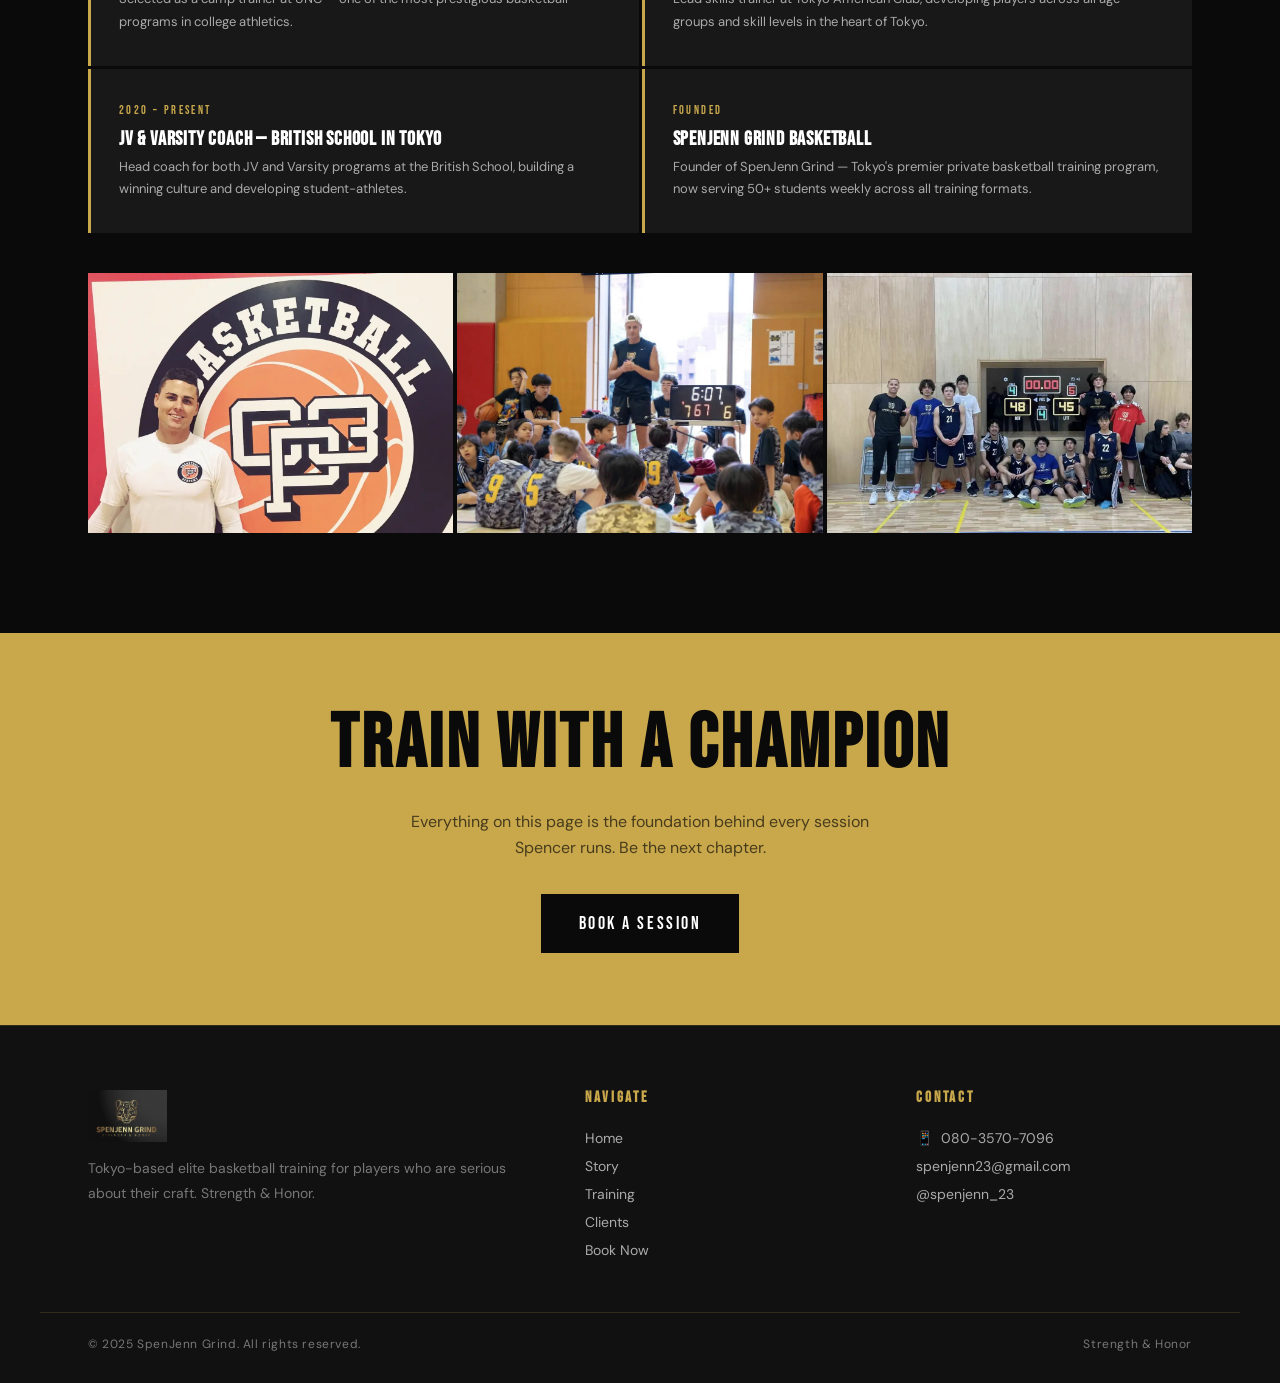
<file: story.html>
<!DOCTYPE html>
<html lang="en">
<head>
  <meta charset="UTF-8">
  <meta name="viewport" content="width=device-width, initial-scale=1.0">
  <title>The Story — Spencer Jennings | SpenJenn Grind</title>
  <meta name="description" content="From Midland, Michigan to Wake Forest to the FIBA World Tour — the full journey of Spencer Jennings.">
  <link rel="preconnect" href="https://fonts.googleapis.com">
  <link rel="preconnect" href="https://fonts.gstatic.com" crossorigin>
  <link rel="stylesheet" href="css/style.css">
  <style>
    /* Story-page extras */
    .coaching-grid {
      display: grid;
      grid-template-columns: repeat(2, 1fr);
      gap: 3px;
      margin-top: 40px;
    }
    .coaching-item {
      background: var(--charcoal);
      padding: 32px 28px;
      border-left: 3px solid var(--gold);
      transition: background 0.2s;
    }
    .coaching-item:hover { background: var(--charcoal-2); }
    .coaching-item h4 { font-size: 20px; color: var(--white); margin-bottom: 6px; }
    .coaching-item p  { font-size: 13px; color: var(--muted-2); line-height: 1.75; }
    .coaching-year    { font-family: 'Bebas Neue', sans-serif; font-size: 12px; letter-spacing: 0.2em; color: var(--gold); margin-bottom: 8px; }

    .coaching-photos {
      display: grid;
      grid-template-columns: repeat(3, 1fr);
      gap: 4px;
      margin-top: 40px;
    }
    .coaching-photos img {
      width: 100%; height: 260px;
      object-fit: cover; object-position: center top;
    }

    @media (max-width: 768px) {
      .coaching-grid { grid-template-columns: 1fr; }
      .coaching-photos { grid-template-columns: 1fr; }
      .coaching-photos img { height: 220px; }
    }
  </style>
  <link rel="icon" type="image/svg+xml" href="favicon.svg">
</head>
<body>

<!-- ── PAGE INTRO ── -->
<div class="page-intro" id="pageIntro">
  <img src="logo+tagline.jpg" alt="SpenJenn Grind">
</div>

<!-- ── FLOATING CTA ── -->
<div class="float-cta" id="floatCta">
  <a href="book.html">Book a Session</a>
</div>

<!-- ── NAV ── -->
<nav class="nav scrolled" id="nav">
  <div class="nav-inner">
    <a href="index.html" class="nav-logo">
      <img src="logo+tagline.jpg" alt="SpenJenn Grind">
    </a>
    <ul class="nav-links">
      <li><a href="index.html">Home</a></li>
      <li><a href="story.html" class="active">Story</a></li>
      <li><a href="training.html">Training</a></li>
      <li><a href="clients.html">Clients</a></li>
      <li><a href="book.html" class="nav-cta-link">Book Now</a></li>
    </ul>
    <button class="nav-hamburger" id="hamburger" aria-label="Open menu">
      <span></span><span></span><span></span>
    </button>
  </div>
</nav>

<!-- ── MOBILE NAV ── -->
<div class="nav-mobile" id="mobileNav">
  <a href="index.html">Home</a>
  <a href="story.html">Story</a>
  <a href="training.html">Training</a>
  <a href="clients.html">Clients</a>
  <a href="book.html">Book Now</a>
</div>

<!-- ── PAGE HERO ── -->
<header class="page-hero" style="padding-top: var(--nav-h);">
  <div class="page-hero__bg" style="background-image: url('3x3action7.jpg'); background-position: center 18%;"></div>
  <div class="page-hero__gradient"></div>
  <div class="page-hero__content container">
    <span class="page-hero__label">SpenJenn Grind</span>
    <h1 class="page-hero__title">THE<br>STORY</h1>
  </div>
</header>

<!-- ── TIMELINE ── -->
<section class="timeline section">
  <div class="timeline__inner">

    <!-- EARLY YEARS -->
    <div class="tl-entry tl-entry--left fade-in">
      <div class="tl-text">
        <span class="tl-era">Origins</span>
        <h3>Early Years</h3>
        <div class="gold-bar"></div>
        <p>
          Spencer grew up in Midland, Michigan — but from ages 7 to 13 he was living in Hong Kong,
          going to school abroad. The game was the constant through all of it. By the time he got
          back to Michigan, the work ethic and love for basketball were already locked in.
        </p>
      </div>
      <div class="tl-spine"><div class="tl-dot"></div><div class="tl-line"></div></div>
      <div class="tl-media">
        <img src="SpenBaby.jpg" alt="Young Spencer Jennings" loading="lazy"
             style="height:360px; object-position: center 20%;">
      </div>
    </div>

    <!-- HIGH SCHOOL -->
    <div class="tl-entry tl-entry--right fade-in">
      <div class="tl-media">
        <img src="HS.jpg" alt="Spencer Jennings — H.H. Dow High School" loading="lazy">
      </div>
      <div class="tl-spine"><div class="tl-dot"></div><div class="tl-line"></div></div>
      <div class="tl-text">
        <span class="tl-era">High School</span>
        <h3>H.H. Dow High School</h3>
        <div class="gold-bar"></div>
        <p>
          Back in Michigan at H.H. Dow High School, Spencer established himself as one of the
          state's elite players. A physical, relentless competitor, he earned <strong>2x First Team
          All-Saginaw Valley Conference</strong> honors and <strong>All-State recognition</strong> as
          a senior. The film shows it all — total commitment, nose for the ball, and a motor that
          never quit.
        </p>
      </div>
    </div>

    <!-- COLLEGE -->
    <div class="tl-entry tl-entry--left fade-in">
      <div class="tl-text">
        <span class="tl-era">College</span>
        <h3>Wake Forest University</h3>
        <div class="gold-bar"></div>
        <p>
          Spencer earned a Division I scholarship to <strong>Wake Forest University</strong>,
          competing in one of the most prestigious programs in the ACC. Wearing #42 for the
          Demon Deacons, he developed his game against the best collegiate competition in the
          country. He went beyond basketball — earning his <strong>Master's Degree in 2014</strong>,
          proof that the same discipline he brought to the court extended into every area of his life.
        </p>
      </div>
      <div class="tl-spine"><div class="tl-dot"></div><div class="tl-line"></div></div>
      <div class="tl-media">
        <img src="WF2.jpg" alt="Spencer Jennings in action at Wake Forest" loading="lazy"
             style="width:100%; height:400px; object-fit:cover; object-position: center 30%;">
      </div>
    </div>

    <!-- PRO CAREER -->
    <div class="tl-entry tl-entry--right fade-in">
      <div class="tl-media">
        <div class="tl-media--multi">
          <img src="3x3action4.jpg" alt="Spencer Jennings — 3x3.EXE fan moment" loading="lazy"
               style="object-position: center top;">
          <img src="3x3action9.jpg" alt="Spencer Jennings — Crayon.EXE team backs" loading="lazy"
               style="object-position: center top;">
        </div>
      </div>
      <div class="tl-spine"><div class="tl-dot"></div><div class="tl-line"></div></div>
      <div class="tl-text">
        <span class="tl-era">Professional Career</span>
        <h3>9 Seasons. Global Stage.</h3>
        <div class="gold-bar"></div>
        <p>
          Nine seasons competing in Japan's 3x3.EXE league — from his rookie year with
          Okinawa.72 EXE all the way through a championship run with Crayon.EXE.
          <strong>Top 5 PPG</strong> multiple seasons,
          <strong>5 Japan Tour Extreme Round</strong> titles. Consistent producer from year one.
        </p>
        <p style="margin-top:16px;">
          His career took him beyond Japan to the <strong>FIBA 3x3 World Tour</strong> in
          Qatar, China, and Korea — and in 2023 he trained with the
          <strong>USA 3x3 Olympic Team</strong>.
        </p>
      </div>
    </div>

    <!-- WORLD TOUR -->
    <div class="tl-entry tl-entry--left fade-in">
      <div class="tl-text">
        <span class="tl-era">International</span>
        <h3>FIBA World Tour</h3>
        <div class="gold-bar"></div>
        <p>
          The 3x3 World Tour is the highest level in the game — the best players from every
          country, competing in packed arenas worldwide. Spencer competed at the World Tour
          Masters in Doha, Qatar after winning the 3x3.EXE championship in 2020.
          He held his own on that stage.
        </p>
      </div>
      <div class="tl-spine"><div class="tl-dot"></div><div class="tl-line"></div></div>
      <div class="tl-media">
        <img src="3x3international.jpg" alt="Spencer Jennings — FIBA 3x3 World Tour" loading="lazy"
             style="height: 340px; object-position: center 25%;">
      </div>
    </div>

  </div><!-- /.timeline__inner -->
</section>

<!-- ── ACCOLADES ── -->
<section class="accolades">
  <div class="accolades__inner">
    <div class="accolades__head">
      <span class="section-label fade-in">On the Record</span>
      <h2 class="section-title fade-in d1">3x3 Accolades</h2>
      <div class="gold-bar gold-bar--center fade-in d2"></div>
    </div>

    <div class="accolades-grid">
      <div class="acc-item fade-in">
        <h4>Highest PPG — Rookie Season</h4>
        <p>Led all rookies in scoring during his debut 2017 season with Okinawa.72 EXE. A statement arrival.</p>
      </div>
      <div class="acc-item fade-in d1">
        <h4>Top 5 PPG in the League — 2018</h4>
        <p>Ranked among the top scorers in the entire 3x3.EXE league with Crayon.EXE. Elite company.</p>
      </div>
      <div class="acc-item fade-in d2">
        <h4>3x3.EXE Champion — 2020</h4>
        <p>Led Crayon.EXE to the 3x3.EXE Premier championship — earning a ticket to the FIBA World Tour Masters in Doha, Qatar.</p>
      </div>
      <div class="acc-item fade-in">
        <h4>5× Japan Tour Extreme Round Champion</h4>
        <p>Five times the best in Japan's most competitive single-round format. Consistency at the highest level.</p>
      </div>
      <div class="acc-item fade-in d1">
        <h4>Top 5 Active Points Scorer</h4>
        <p>Currently ranked among the top 5 all-time active scorers in the 3x3.EXE league — a testament to longevity and excellence.</p>
      </div>
      <div class="acc-item fade-in d2">
        <h4>USA 3x3 Olympic Team Training — 2023</h4>
        <p>Invited to train alongside the United States 3x3 Olympic program — the highest level of recognition for any player.</p>
      </div>
    </div>
  </div>

  <!-- Win Photos -->
  <div class="win-photos">
    <div class="win-photo-wrap fade-in">
      <img src="3x3win.jpg" alt="3x3.EXE Premier 2018 — 1st Place celebration" loading="lazy"
           style="object-position: center top;">
      <div class="win-photo-caption">
        <p>3x3.EXE Premier 2018 — 1st Place</p>
        <span>Crayon.EXE Championship Victory</span>
      </div>
    </div>
    <div class="win-photo-wrap fade-in d2">
      <img src="3x3win1.jpg" alt="Spencer Jennings — 3x3.EXE MVP Award" loading="lazy"
           style="object-position: center top;">
      <div class="win-photo-caption">
        <p>3x3.EXE Premier 2018 — MVP</p>
        <span>Most Valuable Player Award</span>
      </div>
    </div>
  </div>
</section>

<!-- ── COACHING CAREER ── -->
<section class="section">
  <div class="container">
    <span class="section-label fade-in">Beyond the Court</span>
    <h2 class="section-title fade-in d1">Coaching Career</h2>
    <div class="gold-bar fade-in d2"></div>
    <p class="fade-in d2" style="color: var(--muted-2); font-size: 15px; line-height: 1.85; max-width: 680px; margin-bottom: 0;">
      From the Chris Paul Basketball Academy to the Tokyo American Club, Spencer has spent
      over a decade pouring his professional experience into the next generation of players.
      Today, SpenJenn Grind trains <strong style="color:var(--white)">50+ students weekly</strong> across
      private, group, and team programs in Tokyo.
    </p>

    <div class="coaching-grid">
      <div class="coaching-item fade-in">
        <div class="coaching-year">2011 – 2014</div>
        <h4>Wake Forest University Basketball Camp</h4>
        <p>Trained and mentored youth players at WFU's annual summer program while still an active collegiate athlete.</p>
      </div>
      <div class="coaching-item fade-in d1">
        <div class="coaching-year">2015 – 2017</div>
        <h4>Chris Paul Basketball Academy</h4>
        <p>Worked directly within the Chris Paul Academy system, developing national-level youth talent under a world-class coaching framework.</p>
      </div>
      <div class="coaching-item fade-in">
        <div class="coaching-year">2016</div>
        <h4>University of North Carolina Basketball Camp</h4>
        <p>Selected as a camp trainer at UNC — one of the most prestigious basketball programs in college athletics.</p>
      </div>
      <div class="coaching-item fade-in d1">
        <div class="coaching-year">2020 – Present</div>
        <h4>Skills Trainer — Tokyo American Club</h4>
        <p>Lead skills trainer at Tokyo American Club, developing players across all age groups and skill levels in the heart of Tokyo.</p>
      </div>
      <div class="coaching-item fade-in">
        <div class="coaching-year">2020 – Present</div>
        <h4>JV &amp; Varsity Coach — British School in Tokyo</h4>
        <p>Head coach for both JV and Varsity programs at the British School, building a winning culture and developing student-athletes.</p>
      </div>
      <div class="coaching-item fade-in d1">
        <div class="coaching-year">Founded</div>
        <h4>SpenJenn Grind Basketball</h4>
        <p>Founder of SpenJenn Grind — Tokyo's premier private basketball training program, now serving 50+ students weekly across all training formats.</p>
      </div>
    </div>

    <!-- Coaching Photos -->
    <div class="coaching-photos">
      <img src="CPA.jpg" alt="Spencer Jennings at Chris Paul Basketball Academy" loading="lazy">
      <img src="spenchencoaching1.jpg" alt="Spencer coaching youth players in Tokyo" loading="lazy">
      <img src="BSTCOACH.jpg" alt="Spencer coaching the British School in Tokyo team" loading="lazy">
    </div>
  </div>
</section>

<!-- ── CTA ── -->
<section style="background: var(--gold); padding: 72px 48px; text-align: center;">
  <h2 style="font-size: clamp(36px,6vw,76px); color: var(--black); margin-bottom: 24px;">
    Train With a Champion
  </h2>
  <p style="color: rgba(0,0,0,0.65); font-size: 16px; max-width: 500px; margin: 0 auto 32px;">
    Everything on this page is the foundation behind every session Spencer runs.
    Be the next chapter.
  </p>
  <a href="book.html" class="btn" style="background: var(--black); color: var(--white); font-size: 18px;">
    Book a Session
  </a>
</section>

<!-- ── FOOTER ── -->
<footer class="footer">
  <div class="footer-grid">
    <div class="footer-brand">
      <a href="index.html"><img src="logo+tagline.jpg" alt="SpenJenn Grind"></a>
      <p>Tokyo-based elite basketball training for players who are serious about their craft. Strength &amp; Honor.</p>
    </div>
    <div class="footer-col">
      <h4>Navigate</h4>
      <a href="index.html">Home</a>
      <a href="story.html">Story</a>
      <a href="training.html">Training</a>
      <a href="clients.html">Clients</a>
      <a href="book.html">Book Now</a>
    </div>
    <div class="footer-col">
      <h4>Contact</h4>
      <p>📱 &nbsp;080-3570-7096</p>
      <a href="mailto:spenjenn23@gmail.com">spenjenn23@gmail.com</a>
      <a href="https://instagram.com/spenjenn_23" target="_blank" rel="noopener noreferrer">@spenjenn_23</a>
    </div>
  </div>
  <div class="footer-bottom">
    <p>© 2025 SpenJenn Grind. All rights reserved.</p>
    <p>Strength &amp; Honor</p>
  </div>
</footer>

<script src="js/main.js"></script>
</body>
</html>
</file>
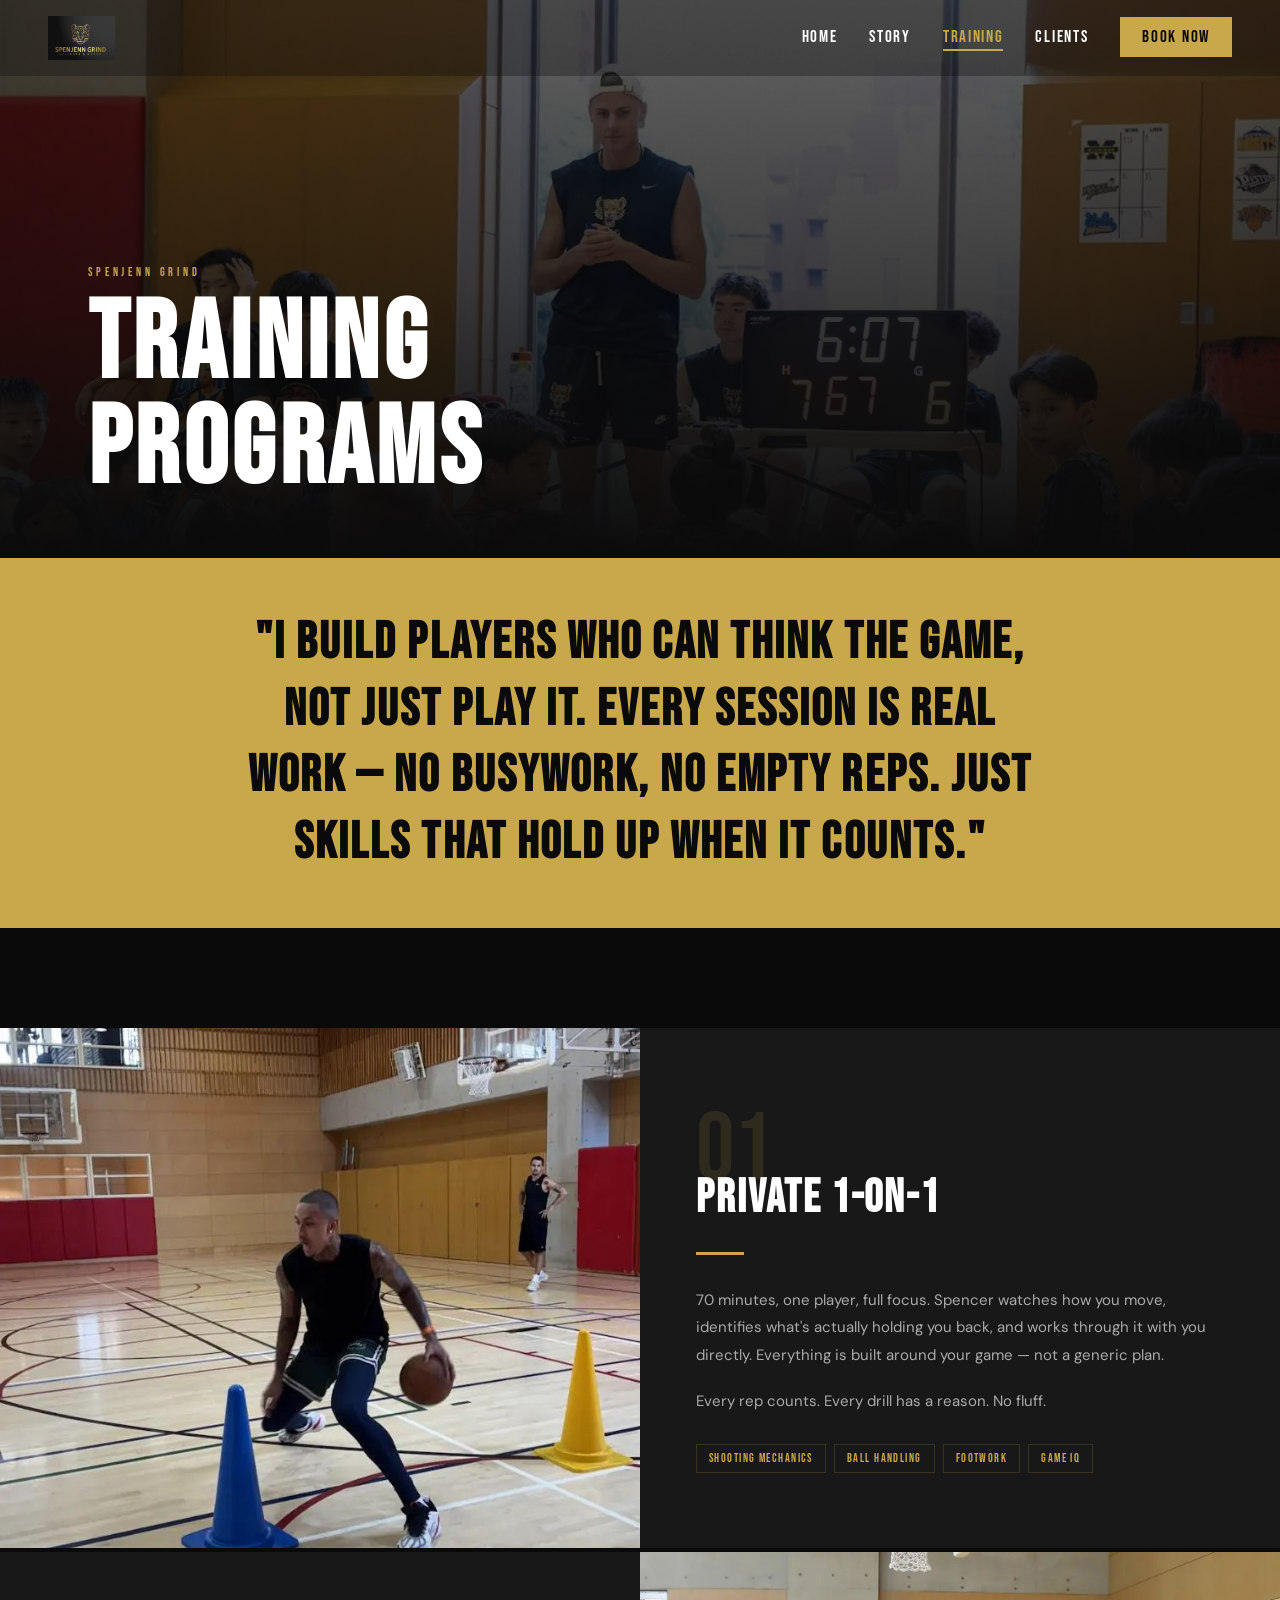
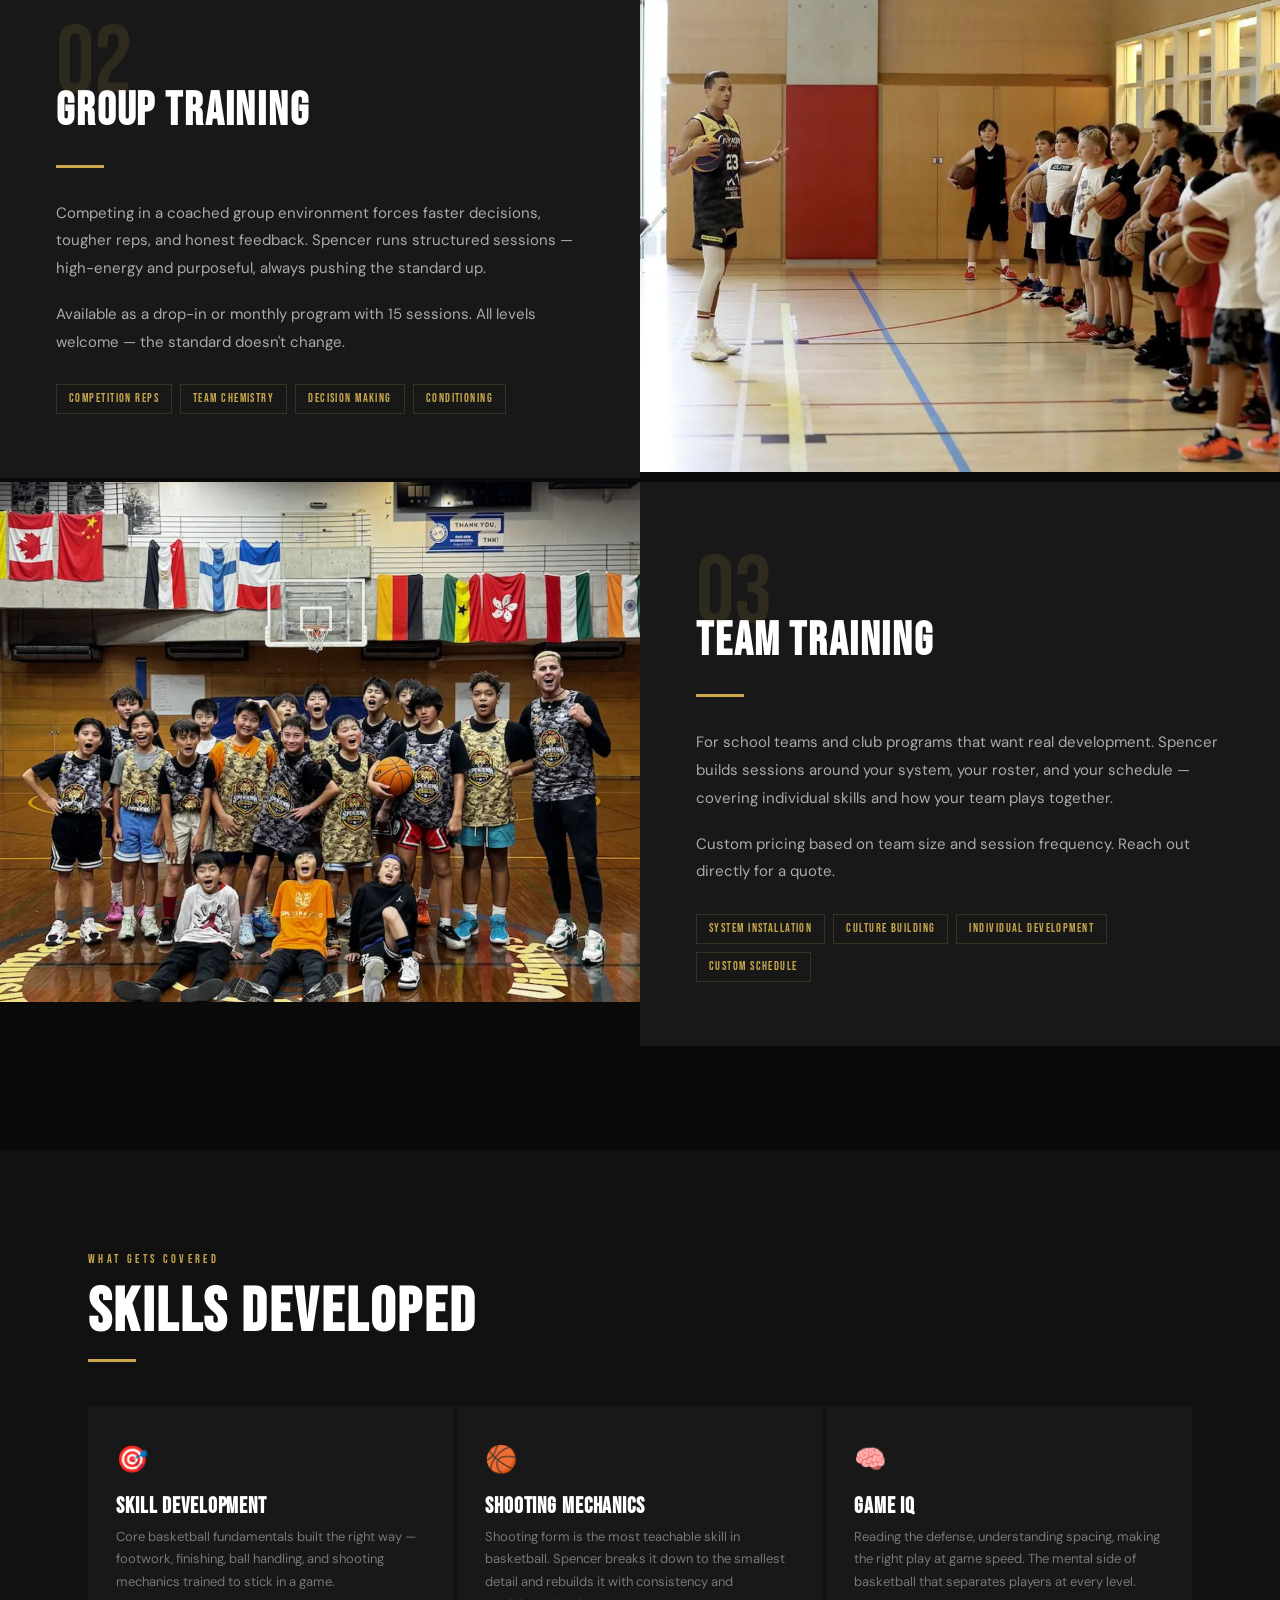
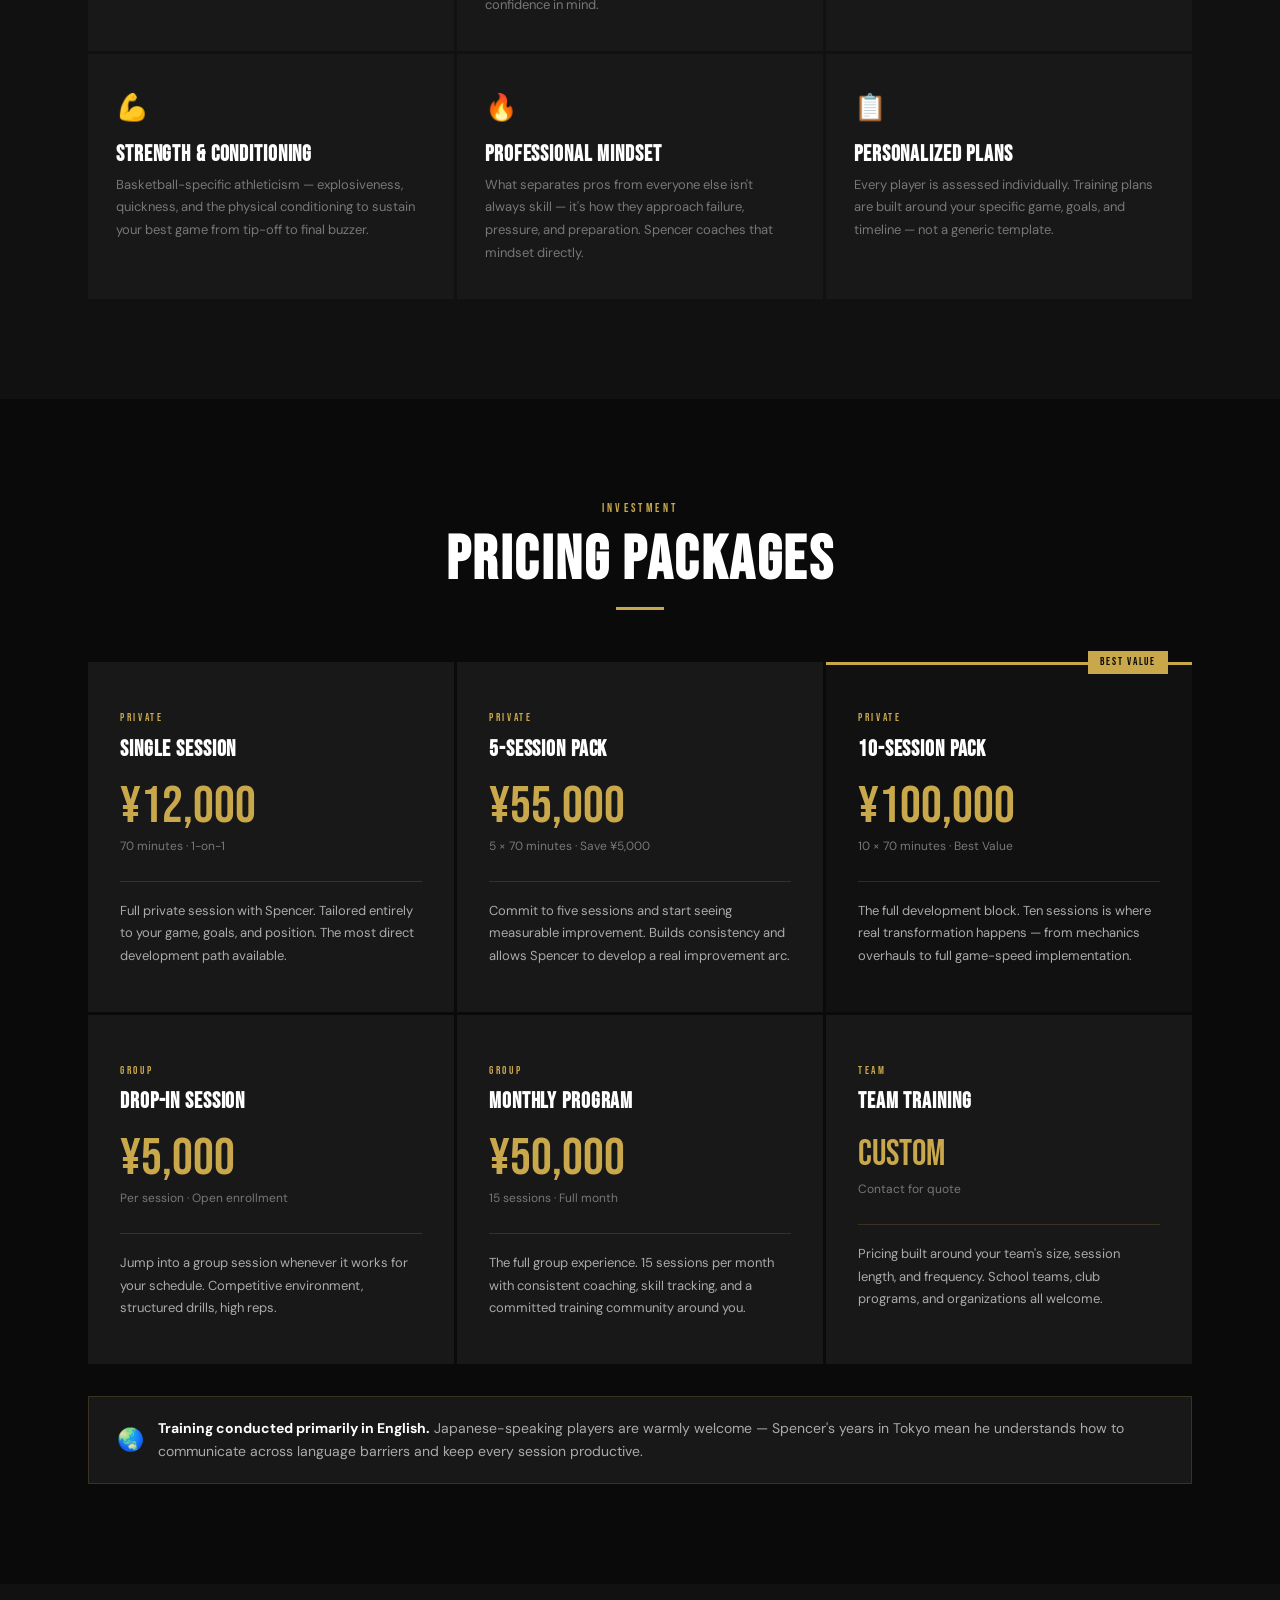
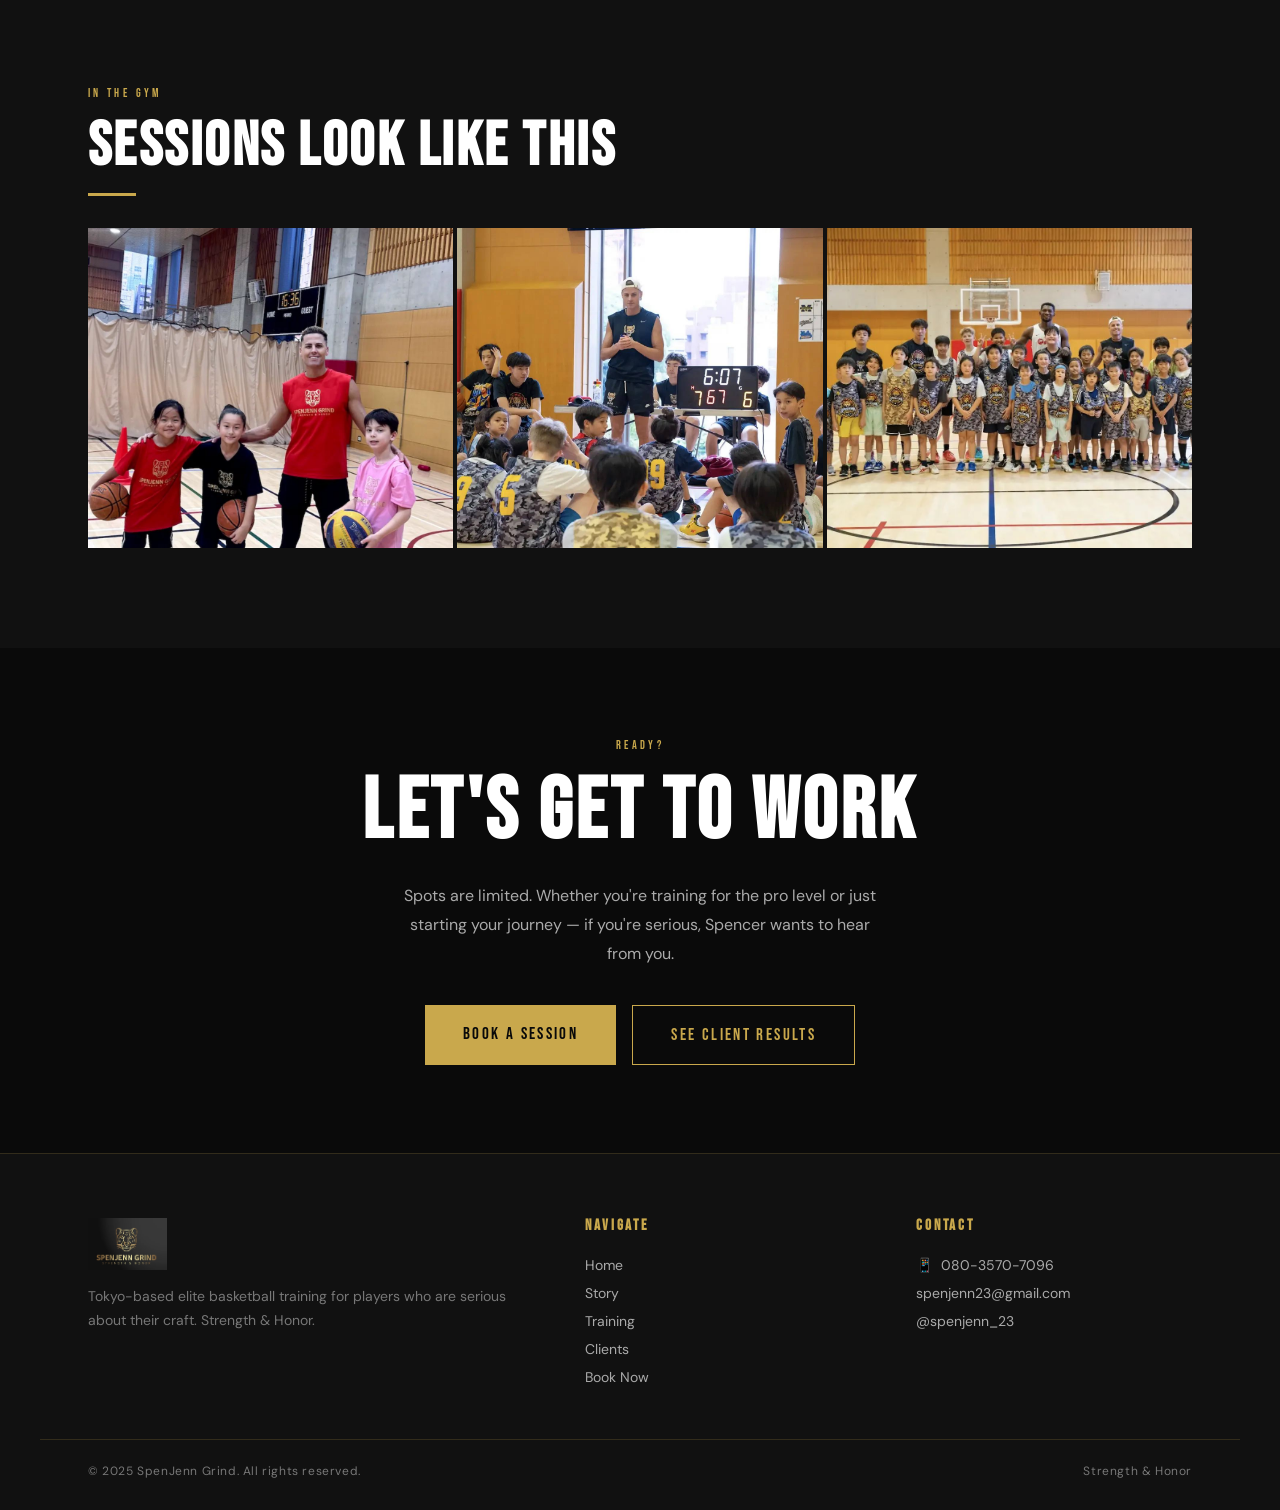
<file: training.html>
<!DOCTYPE html>
<html lang="en">
<head>
  <meta charset="UTF-8">
  <meta name="viewport" content="width=device-width, initial-scale=1.0">
  <title>Training Programs — Spencer Jennings | SpenJenn Grind</title>
  <meta name="description" content="Private 1-on-1, group, and team basketball training in Tokyo with 3x3.EXE Champion Spencer Jennings. View programs and pricing.">
  <link rel="preconnect" href="https://fonts.googleapis.com">
  <link rel="preconnect" href="https://fonts.gstatic.com" crossorigin>
  <link rel="stylesheet" href="css/style.css">
  <link rel="icon" type="image/svg+xml" href="favicon.svg">
</head>
<body>

<!-- ── PAGE INTRO ── -->
<div class="page-intro" id="pageIntro">
  <img src="logo+tagline.jpg" alt="SpenJenn Grind">
</div>

<!-- ── FLOATING CTA ── -->
<div class="float-cta" id="floatCta">
  <a href="book.html">Book a Session</a>
</div>

<!-- ── NAV ── -->
<nav class="nav scrolled" id="nav">
  <div class="nav-inner">
    <a href="index.html" class="nav-logo">
      <img src="logo+tagline.jpg" alt="SpenJenn Grind">
    </a>
    <ul class="nav-links">
      <li><a href="index.html">Home</a></li>
      <li><a href="story.html">Story</a></li>
      <li><a href="training.html" class="active">Training</a></li>
      <li><a href="clients.html">Clients</a></li>
      <li><a href="book.html" class="nav-cta-link">Book Now</a></li>
    </ul>
    <button class="nav-hamburger" id="hamburger" aria-label="Open menu">
      <span></span><span></span><span></span>
    </button>
  </div>
</nav>

<!-- ── MOBILE NAV ── -->
<div class="nav-mobile" id="mobileNav">
  <a href="index.html">Home</a>
  <a href="story.html">Story</a>
  <a href="training.html">Training</a>
  <a href="clients.html">Clients</a>
  <a href="book.html">Book Now</a>
</div>

<!-- ── PAGE HERO ── -->
<header class="page-hero" style="padding-top: var(--nav-h);">
  <div class="page-hero__bg" style="background-image: url('spenchencoaching1.jpg'); background-position: center 20%;"></div>
  <div class="page-hero__gradient"></div>
  <div class="page-hero__content container">
    <span class="page-hero__label">SpenJenn Grind</span>
    <h1 class="page-hero__title">TRAINING<br>PROGRAMS</h1>
  </div>
</header>

<!-- ── PHILOSOPHY BANNER ── -->
<div class="philosophy-banner">
  <h2>
    "I build players who can think the game, not just play it.
    Every session is real work — no busywork, no empty reps.
    Just skills that hold up when it counts."
  </h2>
</div>

<!-- ── TRAINING TYPES ── -->
<section class="training-types">

  <!-- Private 1-on-1 -->
  <div class="tt-block fade-in">
    <div class="tt-img">
      <img src="KuzmaTraining.jpg" alt="Private 1-on-1 training with Spencer Jennings" loading="lazy" style="object-position: center 45%;">
    </div>
    <div class="tt-content">
      <div class="tt-num">01</div>
      <h3>Private 1-on-1</h3>
      <div class="gold-bar"></div>
      <p>
        70 minutes, one player, full focus. Spencer watches how you move, identifies what's
        actually holding you back, and works through it with you directly. Everything is
        built around your game — not a generic plan.
      </p>
      <p>
        Every rep counts. Every drill has a reason. No fluff.
      </p>
      <div class="tt-tags">
        <span class="tt-tag">Shooting Mechanics</span>
        <span class="tt-tag">Ball Handling</span>
        <span class="tt-tag">Footwork</span>
        <span class="tt-tag">Game IQ</span>
      </div>
    </div>
  </div>

  <!-- Group Training -->
  <div class="tt-block tt-block--flip fade-in">
    <div class="tt-img">
      <img src="coachinggroup.jpg" alt="Group basketball training session" loading="lazy">
    </div>
    <div class="tt-content">
      <div class="tt-num">02</div>
      <h3>Group Training</h3>
      <div class="gold-bar"></div>
      <p>
        Competing in a coached group environment forces faster decisions, tougher reps,
        and honest feedback. Spencer runs structured sessions — high-energy and purposeful,
        always pushing the standard up.
      </p>
      <p>
        Available as a drop-in or monthly program with 15 sessions.
        All levels welcome — the standard doesn't change.
      </p>
      <div class="tt-tags">
        <span class="tt-tag">Competition Reps</span>
        <span class="tt-tag">Team Chemistry</span>
        <span class="tt-tag">Decision Making</span>
        <span class="tt-tag">Conditioning</span>
      </div>
    </div>
  </div>

  <!-- Team Training -->
  <div class="tt-block fade-in">
    <div class="tt-img">
      <img src="spenjengroupccoaching.jpg" alt="Team training with SpenJenn Grind" loading="lazy">
    </div>
    <div class="tt-content">
      <div class="tt-num">03</div>
      <h3>Team Training</h3>
      <div class="gold-bar"></div>
      <p>
        For school teams and club programs that want real development. Spencer builds
        sessions around your system, your roster, and your schedule — covering individual
        skills and how your team plays together.
      </p>
      <p>
        Custom pricing based on team size and session frequency.
        Reach out directly for a quote.
      </p>
      <div class="tt-tags">
        <span class="tt-tag">System Installation</span>
        <span class="tt-tag">Culture Building</span>
        <span class="tt-tag">Individual Development</span>
        <span class="tt-tag">Custom Schedule</span>
      </div>
    </div>
  </div>

</section>

<!-- ── SKILLS ── -->
<section class="skills">
  <div class="skills__inner">
    <div class="skills__head">
      <span class="section-label fade-in">What Gets Covered</span>
      <h2 class="section-title fade-in d1">Skills Developed</h2>
      <div class="gold-bar fade-in d2"></div>
    </div>
    <div class="skills-grid">
      <div class="skill-card fade-in">
        <div class="skill-icon">🎯</div>
        <h4>Skill Development</h4>
        <p>Core basketball fundamentals built the right way — footwork, finishing, ball handling, and shooting mechanics trained to stick in a game.</p>
      </div>
      <div class="skill-card fade-in d1">
        <div class="skill-icon">🏀</div>
        <h4>Shooting Mechanics</h4>
        <p>Shooting form is the most teachable skill in basketball. Spencer breaks it down to the smallest detail and rebuilds it with consistency and confidence in mind.</p>
      </div>
      <div class="skill-card fade-in d2">
        <div class="skill-icon">🧠</div>
        <h4>Game IQ</h4>
        <p>Reading the defense, understanding spacing, making the right play at game speed. The mental side of basketball that separates players at every level.</p>
      </div>
      <div class="skill-card fade-in">
        <div class="skill-icon">💪</div>
        <h4>Strength &amp; Conditioning</h4>
        <p>Basketball-specific athleticism — explosiveness, quickness, and the physical conditioning to sustain your best game from tip-off to final buzzer.</p>
      </div>
      <div class="skill-card fade-in d1">
        <div class="skill-icon">🔥</div>
        <h4>Professional Mindset</h4>
        <p>What separates pros from everyone else isn't always skill — it's how they approach failure, pressure, and preparation. Spencer coaches that mindset directly.</p>
      </div>
      <div class="skill-card fade-in d2">
        <div class="skill-icon">📋</div>
        <h4>Personalized Plans</h4>
        <p>Every player is assessed individually. Training plans are built around your specific game, goals, and timeline — not a generic template.</p>
      </div>
    </div>
  </div>
</section>

<!-- ── PRICING ── -->
<section class="pricing">
  <div class="pricing__inner">
    <div class="pricing__head">
      <span class="section-label fade-in">Investment</span>
      <h2 class="section-title fade-in d1">Pricing Packages</h2>
      <div class="gold-bar gold-bar--center fade-in d2"></div>
    </div>

    <div class="pricing-grid">

      <!-- Private Single -->
      <div class="price-card fade-in">
        <div class="price-type">Private</div>
        <h3 class="price-name">Single Session</h3>
        <div class="price-amount">¥12,000</div>
        <div class="price-dur">70 minutes · 1-on-1</div>
        <div class="price-divider"></div>
        <p>Full private session with Spencer. Tailored entirely to your game, goals, and position. The most direct development path available.</p>
      </div>

      <!-- 5 Pack -->
      <div class="price-card fade-in d1">
        <div class="price-type">Private</div>
        <h3 class="price-name">5-Session Pack</h3>
        <div class="price-amount">¥55,000</div>
        <div class="price-dur">5 × 70 minutes · Save ¥5,000</div>
        <div class="price-divider"></div>
        <p>Commit to five sessions and start seeing measurable improvement. Builds consistency and allows Spencer to develop a real improvement arc.</p>
      </div>

      <!-- 10 Pack -->
      <div class="price-card featured fade-in d2">
        <div class="price-type">Private</div>
        <h3 class="price-name">10-Session Pack</h3>
        <div class="price-amount">¥100,000</div>
        <div class="price-dur">10 × 70 minutes · Best Value</div>
        <div class="price-divider"></div>
        <p>The full development block. Ten sessions is where real transformation happens — from mechanics overhauls to full game-speed implementation.</p>
      </div>

      <!-- Group Drop-in -->
      <div class="price-card fade-in">
        <div class="price-type">Group</div>
        <h3 class="price-name">Drop-In Session</h3>
        <div class="price-amount">¥5,000</div>
        <div class="price-dur">Per session · Open enrollment</div>
        <div class="price-divider"></div>
        <p>Jump into a group session whenever it works for your schedule. Competitive environment, structured drills, high reps.</p>
      </div>

      <!-- Monthly Group -->
      <div class="price-card fade-in d1">
        <div class="price-type">Group</div>
        <h3 class="price-name">Monthly Program</h3>
        <div class="price-amount">¥50,000</div>
        <div class="price-dur">15 sessions · Full month</div>
        <div class="price-divider"></div>
        <p>The full group experience. 15 sessions per month with consistent coaching, skill tracking, and a committed training community around you.</p>
      </div>

      <!-- Team -->
      <div class="price-card fade-in d2">
        <div class="price-type">Team</div>
        <h3 class="price-name">Team Training</h3>
        <div class="price-amount" style="font-size: 36px; line-height: 1.2;">Custom</div>
        <div class="price-dur">Contact for quote</div>
        <div class="price-divider"></div>
        <p>Pricing built around your team's size, session length, and frequency. School teams, club programs, and organizations all welcome.</p>
      </div>

    </div><!-- /.pricing-grid -->

    <div class="lang-note fade-in" style="margin-top: 20px;">
      <span style="font-size: 22px;">🌏</span>
      <p>
        <strong>Training conducted primarily in English.</strong>
        Japanese-speaking players are warmly welcome — Spencer's years in Tokyo mean he understands
        how to communicate across language barriers and keep every session productive.
      </p>
    </div>

  </div>
</section>

<!-- ── ACTION PHOTOS ── -->
<section style="background: var(--dark); padding: var(--pad) 0;">
  <div style="max-width: var(--max-w); margin: 0 auto; padding: 0 48px;">
    <span class="section-label fade-in">In the Gym</span>
    <h2 class="section-title fade-in d1">Sessions Look Like This</h2>
    <div class="gold-bar fade-in d2"></div>
    <div style="display: grid; grid-template-columns: 1fr 1fr 1fr; gap: 4px; margin-top: 0;">
      <div style="overflow:hidden; height: 320px;">
        <img src="spenjencoaching.jpg" alt="Spencer Jennings coaching young players" loading="lazy"
             style="width:100%; height:100%; object-fit:cover; object-position:center top; transition: transform 0.5s;"
             onmouseover="this.style.transform='scale(1.04)'" onmouseout="this.style.transform=''">
      </div>
      <div style="overflow:hidden; height: 320px;">
        <img src="spenchencoaching1.jpg" alt="Spencer Jennings coaching session" loading="lazy"
             style="width:100%; height:100%; object-fit:cover; object-position:center top; transition: transform 0.5s;"
             onmouseover="this.style.transform='scale(1.04)'" onmouseout="this.style.transform=''">
      </div>
      <div style="overflow:hidden; height: 320px;">
        <img src="Spenjencoaching2.jpg" alt="SpenJenn Grind group training camp" loading="lazy"
             style="width:100%; height:100%; object-fit:cover; object-position:center top; transition: transform 0.5s;"
             onmouseover="this.style.transform='scale(1.04)'" onmouseout="this.style.transform=''">
      </div>
    </div>
  </div>
</section>

<!-- ── BOOK CTA ── -->
<section style="padding: 88px 48px; text-align: center; background: var(--black);">
  <span class="section-label fade-in" style="display:block; text-align:center; margin-bottom:12px;">Ready?</span>
  <h2 class="fade-in d1" style="font-size: clamp(40px, 7vw, 86px); color: var(--white); margin-bottom: 24px;">
    Let's Get to Work
  </h2>
  <p class="fade-in d2" style="color: var(--muted-2); font-size: 16px; max-width: 480px; margin: 0 auto 36px; line-height: 1.8;">
    Spots are limited. Whether you're training for the pro level or just starting your journey —
    if you're serious, Spencer wants to hear from you.
  </p>
  <div class="fade-in d3" style="display: flex; gap: 16px; justify-content: center; flex-wrap: wrap;">
    <a href="book.html" class="btn btn--gold">Book a Session</a>
    <a href="clients.html" class="btn btn--outline">See Client Results</a>
  </div>
</section>

<!-- ── FOOTER ── -->
<footer class="footer">
  <div class="footer-grid">
    <div class="footer-brand">
      <a href="index.html"><img src="logo+tagline.jpg" alt="SpenJenn Grind"></a>
      <p>Tokyo-based elite basketball training for players who are serious about their craft. Strength &amp; Honor.</p>
    </div>
    <div class="footer-col">
      <h4>Navigate</h4>
      <a href="index.html">Home</a>
      <a href="story.html">Story</a>
      <a href="training.html">Training</a>
      <a href="clients.html">Clients</a>
      <a href="book.html">Book Now</a>
    </div>
    <div class="footer-col">
      <h4>Contact</h4>
      <p>📱 &nbsp;080-3570-7096</p>
      <a href="mailto:spenjenn23@gmail.com">spenjenn23@gmail.com</a>
      <a href="https://instagram.com/spenjenn_23" target="_blank" rel="noopener noreferrer">@spenjenn_23</a>
    </div>
  </div>
  <div class="footer-bottom">
    <p>© 2025 SpenJenn Grind. All rights reserved.</p>
    <p>Strength &amp; Honor</p>
  </div>
</footer>

<script src="js/main.js"></script>
</body>
</html>
</file>
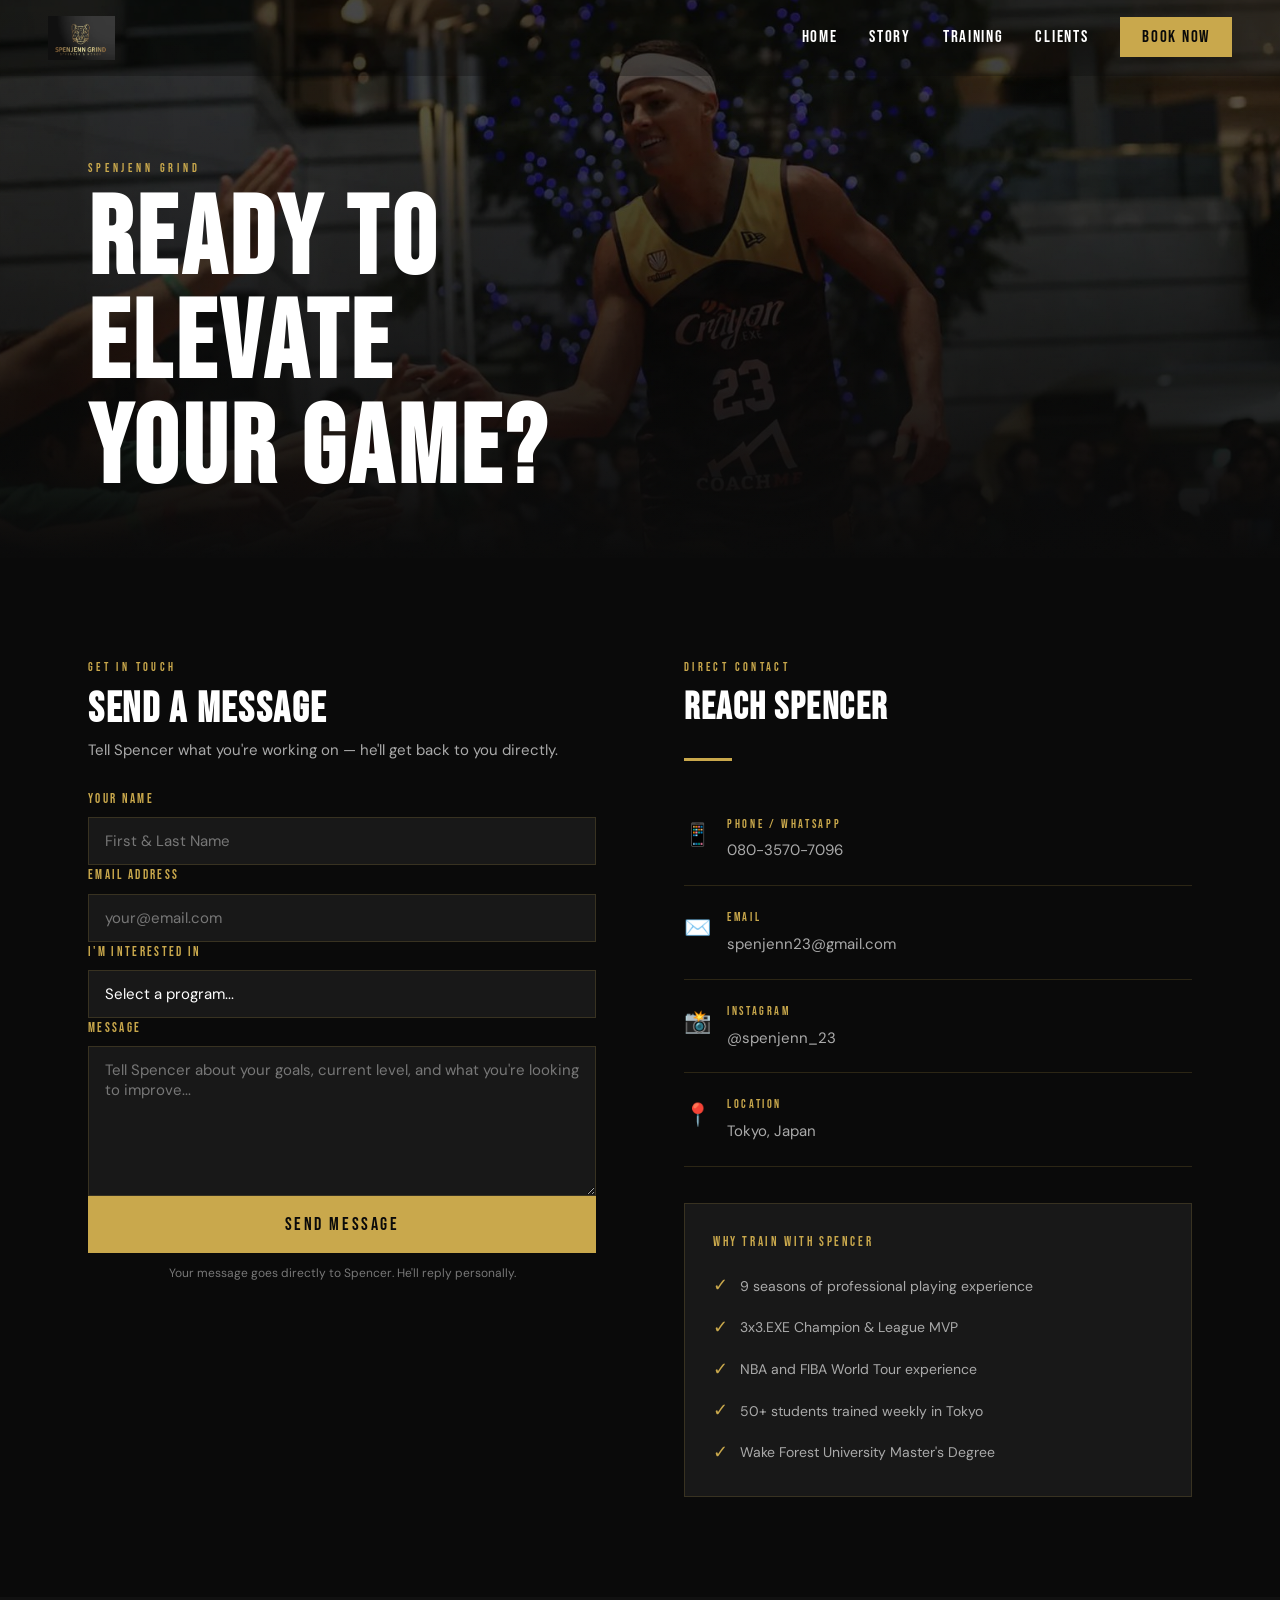
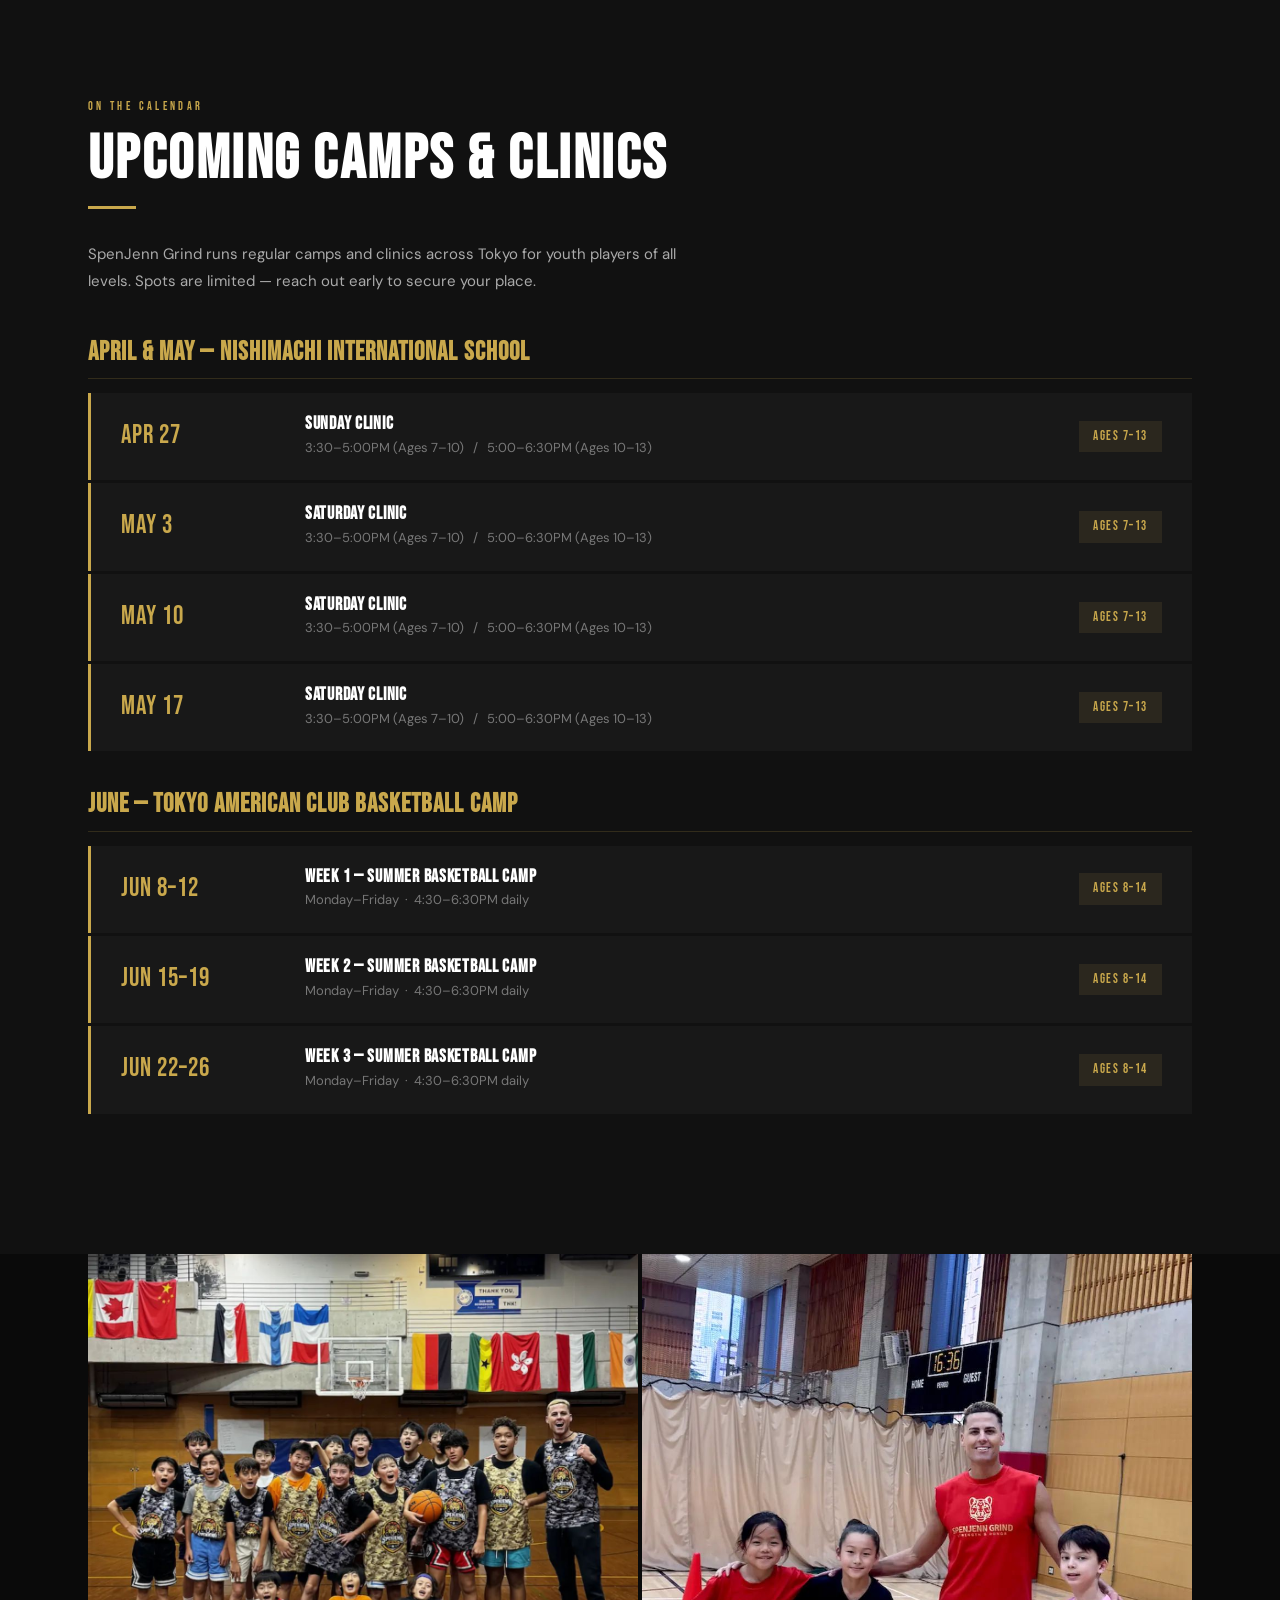
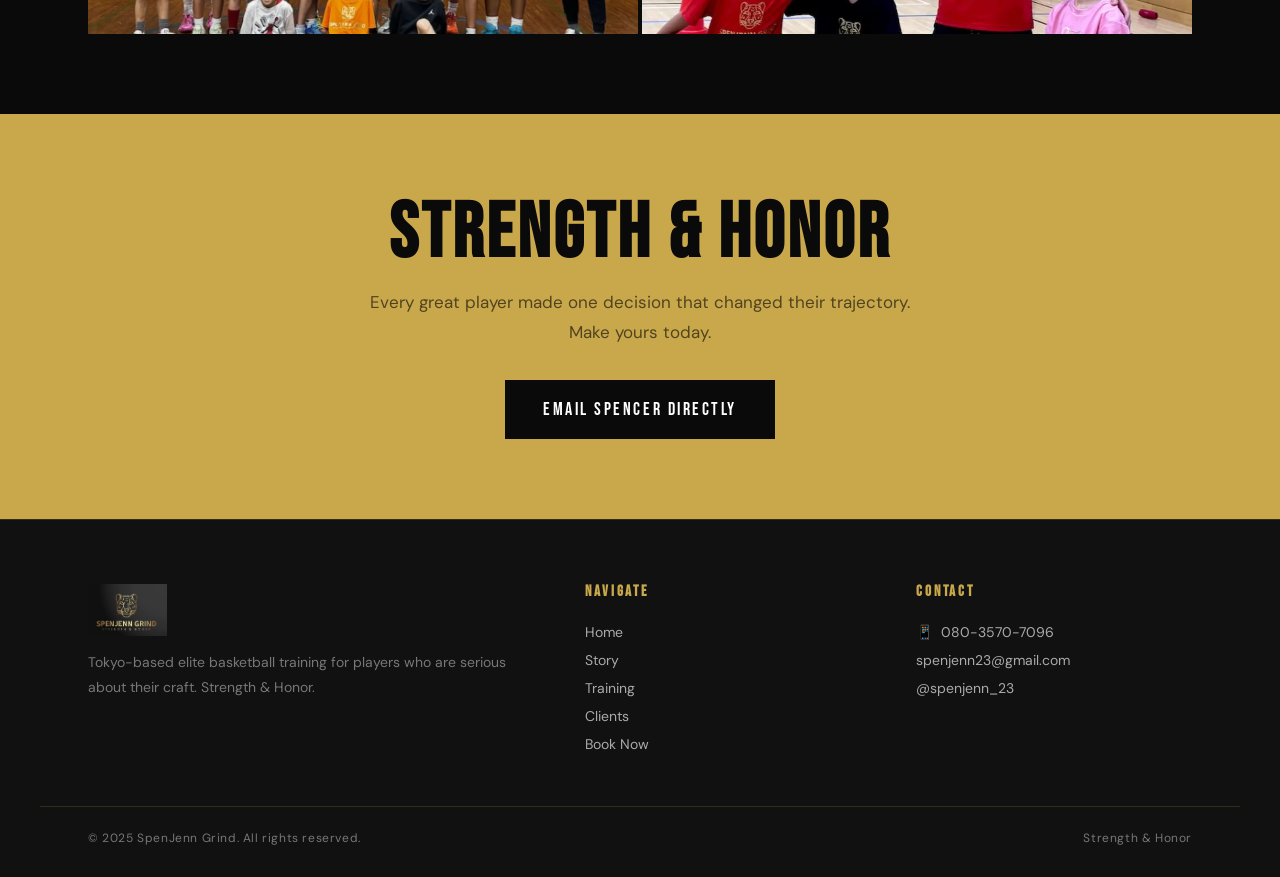
<file: SpenJenn/book.html>
<!DOCTYPE html>
<html lang="en">
<head>
  <meta charset="UTF-8">
  <meta name="viewport" content="width=device-width, initial-scale=1.0">
  <title>Book a Session — Spencer Jennings | SpenJenn Grind</title>
  <meta name="description" content="Book a private, group, or team training session with Spencer Jennings in Tokyo. View upcoming camps and clinics at Nishimachi International School and Tokyo American Club.">
  <link rel="preconnect" href="https://fonts.googleapis.com">
  <link rel="preconnect" href="https://fonts.gstatic.com" crossorigin>
  <link rel="stylesheet" href="css/style.css">
  <link rel="icon" type="image/svg+xml" href="favicon.svg">
</head>
<body>

<!-- ── NAV ── -->
<nav class="nav scrolled" id="nav">
  <div class="nav-inner">
    <a href="index.html" class="nav-logo">
      <img src="logo+tagline.jpg" alt="SpenJenn Grind">
    </a>
    <ul class="nav-links">
      <li><a href="index.html">Home</a></li>
      <li><a href="story.html">Story</a></li>
      <li><a href="training.html">Training</a></li>
      <li><a href="clients.html">Clients</a></li>
      <li><a href="book.html" class="nav-cta-link active">Book Now</a></li>
    </ul>
    <button class="nav-hamburger" id="hamburger" aria-label="Open menu">
      <span></span><span></span><span></span>
    </button>
  </div>
</nav>

<!-- ── MOBILE NAV ── -->
<div class="nav-mobile" id="mobileNav">
  <a href="index.html">Home</a>
  <a href="story.html">Story</a>
  <a href="training.html">Training</a>
  <a href="clients.html">Clients</a>
  <a href="book.html">Book Now</a>
</div>

<!-- ── PAGE HERO ── -->
<header class="page-hero" style="padding-top: var(--nav-h);">
  <div class="page-hero__bg" style="background-image: url('3x3action4.jpg'); background-position: center 30%;"></div>
  <div class="page-hero__gradient"></div>
  <div class="page-hero__content container">
    <span class="page-hero__label">SpenJenn Grind</span>
    <h1 class="page-hero__title">READY TO<br>ELEVATE<br>YOUR GAME?</h1>
  </div>
</header>

<!-- ── CONTACT + FORM ── -->
<section class="book-section section">
  <div class="book-section__inner">

    <!-- FORM -->
    <div class="contact-form">
      <div class="form-head fade-in">
        <span class="section-label">Get in Touch</span>
        <h2>Send a Message</h2>
        <p>Tell Spencer what you're working on — he'll get back to you directly.</p>
      </div>

      <!-- Sign up free at formspree.io, create a form, then replace YOUR_FORM_ID below -->
      <form action="https://formspree.io/f/YOUR_FORM_ID" method="POST" class="fade-in d1">
        <input type="hidden" name="_subject" value="New training inquiry — SpenJenn Grind">

        <div class="form-group">
          <label for="name">Your Name</label>
          <input type="text" id="name" name="Name" placeholder="First &amp; Last Name" required>
        </div>

        <div class="form-group">
          <label for="email">Email Address</label>
          <input type="email" id="email" name="Email" placeholder="your@email.com" required>
        </div>

        <div class="form-group">
          <label for="interest">I'm Interested In</label>
          <select id="interest" name="Interest" style="background: var(--charcoal); border: 1px solid var(--border); color: var(--white); padding: 13px 16px; font-family: 'DM Sans', sans-serif; font-size: 15px; outline: none; width: 100%; transition: border-color 0.2s; appearance: none; cursor: pointer;">
            <option value="" disabled selected>Select a program...</option>
            <option value="Private 1-on-1">Private 1-on-1 Training</option>
            <option value="Group Drop-in">Group Drop-In Session</option>
            <option value="Monthly Group">Monthly Group Program</option>
            <option value="Team Training">Team Training</option>
            <option value="Camp / Clinic">Camp or Clinic</option>
            <option value="Other">Other / General Inquiry</option>
          </select>
        </div>

        <div class="form-group">
          <label for="message">Message</label>
          <textarea id="message" name="Message" placeholder="Tell Spencer about your goals, current level, and what you're looking to improve..." required></textarea>
        </div>

        <button type="submit" class="btn btn--gold" style="width: 100%; font-size: 18px; padding: 18px;">
          Send Message
        </button>

        <p style="font-size: 12px; color: var(--muted); margin-top: 10px; text-align: center; line-height: 1.7;">
          Your message goes directly to Spencer. He'll reply personally.
        </p>

      </form>
    </div>

    <!-- CONTACT INFO -->
    <div class="contact-info fade-in d2">
      <span class="section-label">Direct Contact</span>
      <h3>Reach Spencer</h3>
      <div class="gold-bar"></div>

      <div class="contact-detail">
        <div class="cd-icon">📱</div>
        <div>
          <p class="cd-label">Phone / WhatsApp</p>
          <p class="cd-value"><a href="tel:+810803570-7096">080-3570-7096</a></p>
        </div>
      </div>

      <div class="contact-detail">
        <div class="cd-icon">✉️</div>
        <div>
          <p class="cd-label">Email</p>
          <p class="cd-value"><a href="mailto:spenjenn23@gmail.com">spenjenn23@gmail.com</a></p>
        </div>
      </div>

      <div class="contact-detail">
        <div class="cd-icon">📸</div>
        <div>
          <p class="cd-label">Instagram</p>
          <p class="cd-value"><a href="https://instagram.com/spenjenn_23" target="_blank" rel="noopener noreferrer">@spenjenn_23</a></p>
        </div>
      </div>

      <div class="contact-detail">
        <div class="cd-icon">📍</div>
        <div>
          <p class="cd-label">Location</p>
          <p class="cd-value">Tokyo, Japan</p>
        </div>
      </div>

      <!-- Quick stats reminder -->
      <div style="background: var(--charcoal); border: 1px solid var(--border); padding: 28px; margin-top: 36px;">
        <p style="font-family: 'Bebas Neue', sans-serif; font-size: 13px; letter-spacing: 0.2em; color: var(--gold); margin-bottom: 18px;">Why Train With Spencer</p>
        <div style="display: flex; flex-direction: column; gap: 12px;">
          <div style="display: flex; align-items: center; gap: 12px;">
            <span style="color: var(--gold); font-size: 18px;">✓</span>
            <p style="font-size: 14px; color: var(--muted-2);">9 seasons of professional playing experience</p>
          </div>
          <div style="display: flex; align-items: center; gap: 12px;">
            <span style="color: var(--gold); font-size: 18px;">✓</span>
            <p style="font-size: 14px; color: var(--muted-2);">3x3.EXE Champion &amp; League MVP</p>
          </div>
          <div style="display: flex; align-items: center; gap: 12px;">
            <span style="color: var(--gold); font-size: 18px;">✓</span>
            <p style="font-size: 14px; color: var(--muted-2);">NBA and FIBA World Tour experience</p>
          </div>
          <div style="display: flex; align-items: center; gap: 12px;">
            <span style="color: var(--gold); font-size: 18px;">✓</span>
            <p style="font-size: 14px; color: var(--muted-2);">50+ students trained weekly in Tokyo</p>
          </div>
          <div style="display: flex; align-items: center; gap: 12px;">
            <span style="color: var(--gold); font-size: 18px;">✓</span>
            <p style="font-size: 14px; color: var(--muted-2);">Wake Forest University Master's Degree</p>
          </div>
        </div>
      </div>

    </div>

  </div>
</section>

<!-- ── CAMP SCHEDULE ── -->
<section class="camp-schedule">
  <div class="camp-schedule__inner">
    <div class="camp-schedule__head">
      <span class="section-label fade-in">On the Calendar</span>
      <h2 class="section-title fade-in d1">Upcoming Camps &amp; Clinics</h2>
      <div class="gold-bar fade-in d2"></div>
      <p class="fade-in d2" style="color: var(--muted-2); font-size: 15px; line-height: 1.8; max-width: 600px;">
        SpenJenn Grind runs regular camps and clinics across Tokyo for youth players of all levels.
        Spots are limited — reach out early to secure your place.
      </p>
    </div>

    <!-- April / May -->
    <div class="camp-group fade-in">
      <h3>April &amp; May — Nishimachi International School</h3>
      <div class="camp-list">
        <div class="camp-item">
          <div class="camp-date">APR 27</div>
          <div class="camp-info">
            <h4>Sunday Clinic</h4>
            <p>3:30–5:00PM (Ages 7–10) &nbsp;&nbsp;/&nbsp;&nbsp; 5:00–6:30PM (Ages 10–13)</p>
          </div>
          <div class="camp-tag">Ages 7–13</div>
        </div>
        <div class="camp-item">
          <div class="camp-date">MAY 3</div>
          <div class="camp-info">
            <h4>Saturday Clinic</h4>
            <p>3:30–5:00PM (Ages 7–10) &nbsp;&nbsp;/&nbsp;&nbsp; 5:00–6:30PM (Ages 10–13)</p>
          </div>
          <div class="camp-tag">Ages 7–13</div>
        </div>
        <div class="camp-item">
          <div class="camp-date">MAY 10</div>
          <div class="camp-info">
            <h4>Saturday Clinic</h4>
            <p>3:30–5:00PM (Ages 7–10) &nbsp;&nbsp;/&nbsp;&nbsp; 5:00–6:30PM (Ages 10–13)</p>
          </div>
          <div class="camp-tag">Ages 7–13</div>
        </div>
        <div class="camp-item">
          <div class="camp-date">MAY 17</div>
          <div class="camp-info">
            <h4>Saturday Clinic</h4>
            <p>3:30–5:00PM (Ages 7–10) &nbsp;&nbsp;/&nbsp;&nbsp; 5:00–6:30PM (Ages 10–13)</p>
          </div>
          <div class="camp-tag">Ages 7–13</div>
        </div>
      </div>
    </div>

    <!-- June -->
    <div class="camp-group fade-in">
      <h3>June — Tokyo American Club Basketball Camp</h3>
      <div class="camp-list">
        <div class="camp-item">
          <div class="camp-date">JUN 8–12</div>
          <div class="camp-info">
            <h4>Week 1 — Summer Basketball Camp</h4>
            <p>Monday–Friday &nbsp;·&nbsp; 4:30–6:30PM daily</p>
          </div>
          <div class="camp-tag">Ages 8–14</div>
        </div>
        <div class="camp-item">
          <div class="camp-date">JUN 15–19</div>
          <div class="camp-info">
            <h4>Week 2 — Summer Basketball Camp</h4>
            <p>Monday–Friday &nbsp;·&nbsp; 4:30–6:30PM daily</p>
          </div>
          <div class="camp-tag">Ages 8–14</div>
        </div>
        <div class="camp-item">
          <div class="camp-date">JUN 22–26</div>
          <div class="camp-info">
            <h4>Week 3 — Summer Basketball Camp</h4>
            <p>Monday–Friday &nbsp;·&nbsp; 4:30–6:30PM daily</p>
          </div>
          <div class="camp-tag">Ages 8–14</div>
        </div>
      </div>
    </div>

  </div>
</section>

<!-- ── CAMP PHOTO ── -->
<div style="max-width: var(--max-w); margin: 0 auto; padding: 0 48px 80px;">
  <div style="display: grid; grid-template-columns: 1fr 1fr; gap: 4px;" class="fade-in">
    <div style="overflow:hidden; height:380px;">
      <img src="spenjengroupccoaching.jpg" alt="SpenJenn Grind camp group" loading="lazy"
           style="width:100%; height:100%; object-fit:cover; object-position:center top;">
    </div>
    <div style="overflow:hidden; height:380px;">
      <img src="spenjencoaching.jpg" alt="Spencer Jennings with young players" loading="lazy"
           style="width:100%; height:100%; object-fit:cover; object-position:center top;">
    </div>
  </div>
</div>

<!-- ── FINAL CTA BANNER ── -->
<section style="background: var(--gold); padding: 80px 48px; text-align: center;">
  <h2 style="font-size: clamp(36px, 6vw, 80px); color: var(--black); margin-bottom: 14px;">
    Strength &amp; Honor
  </h2>
  <p style="color: rgba(0,0,0,0.6); font-size: 17px; max-width: 540px; margin: 0 auto 32px; line-height: 1.75;">
    Every great player made one decision that changed their trajectory.
    Make yours today.
  </p>
  <a href="mailto:spenjenn23@gmail.com" class="btn" style="background: var(--black); color: var(--white); font-size: 18px; letter-spacing: 0.14em;">
    Email Spencer Directly
  </a>
</section>

<!-- ── FOOTER ── -->
<footer class="footer">
  <div class="footer-grid">
    <div class="footer-brand">
      <a href="index.html"><img src="logo+tagline.jpg" alt="SpenJenn Grind"></a>
      <p>Tokyo-based elite basketball training for players who are serious about their craft. Strength &amp; Honor.</p>
    </div>
    <div class="footer-col">
      <h4>Navigate</h4>
      <a href="index.html">Home</a>
      <a href="story.html">Story</a>
      <a href="training.html">Training</a>
      <a href="clients.html">Clients</a>
      <a href="book.html">Book Now</a>
    </div>
    <div class="footer-col">
      <h4>Contact</h4>
      <p>📱 &nbsp;080-3570-7096</p>
      <a href="mailto:spenjenn23@gmail.com">spenjenn23@gmail.com</a>
      <a href="https://instagram.com/spenjenn_23" target="_blank" rel="noopener noreferrer">@spenjenn_23</a>
    </div>
  </div>
  <div class="footer-bottom">
    <p>© 2025 SpenJenn Grind. All rights reserved.</p>
    <p>Strength &amp; Honor</p>
  </div>
</footer>

<script src="js/main.js"></script>
</body>
</html>
</file>
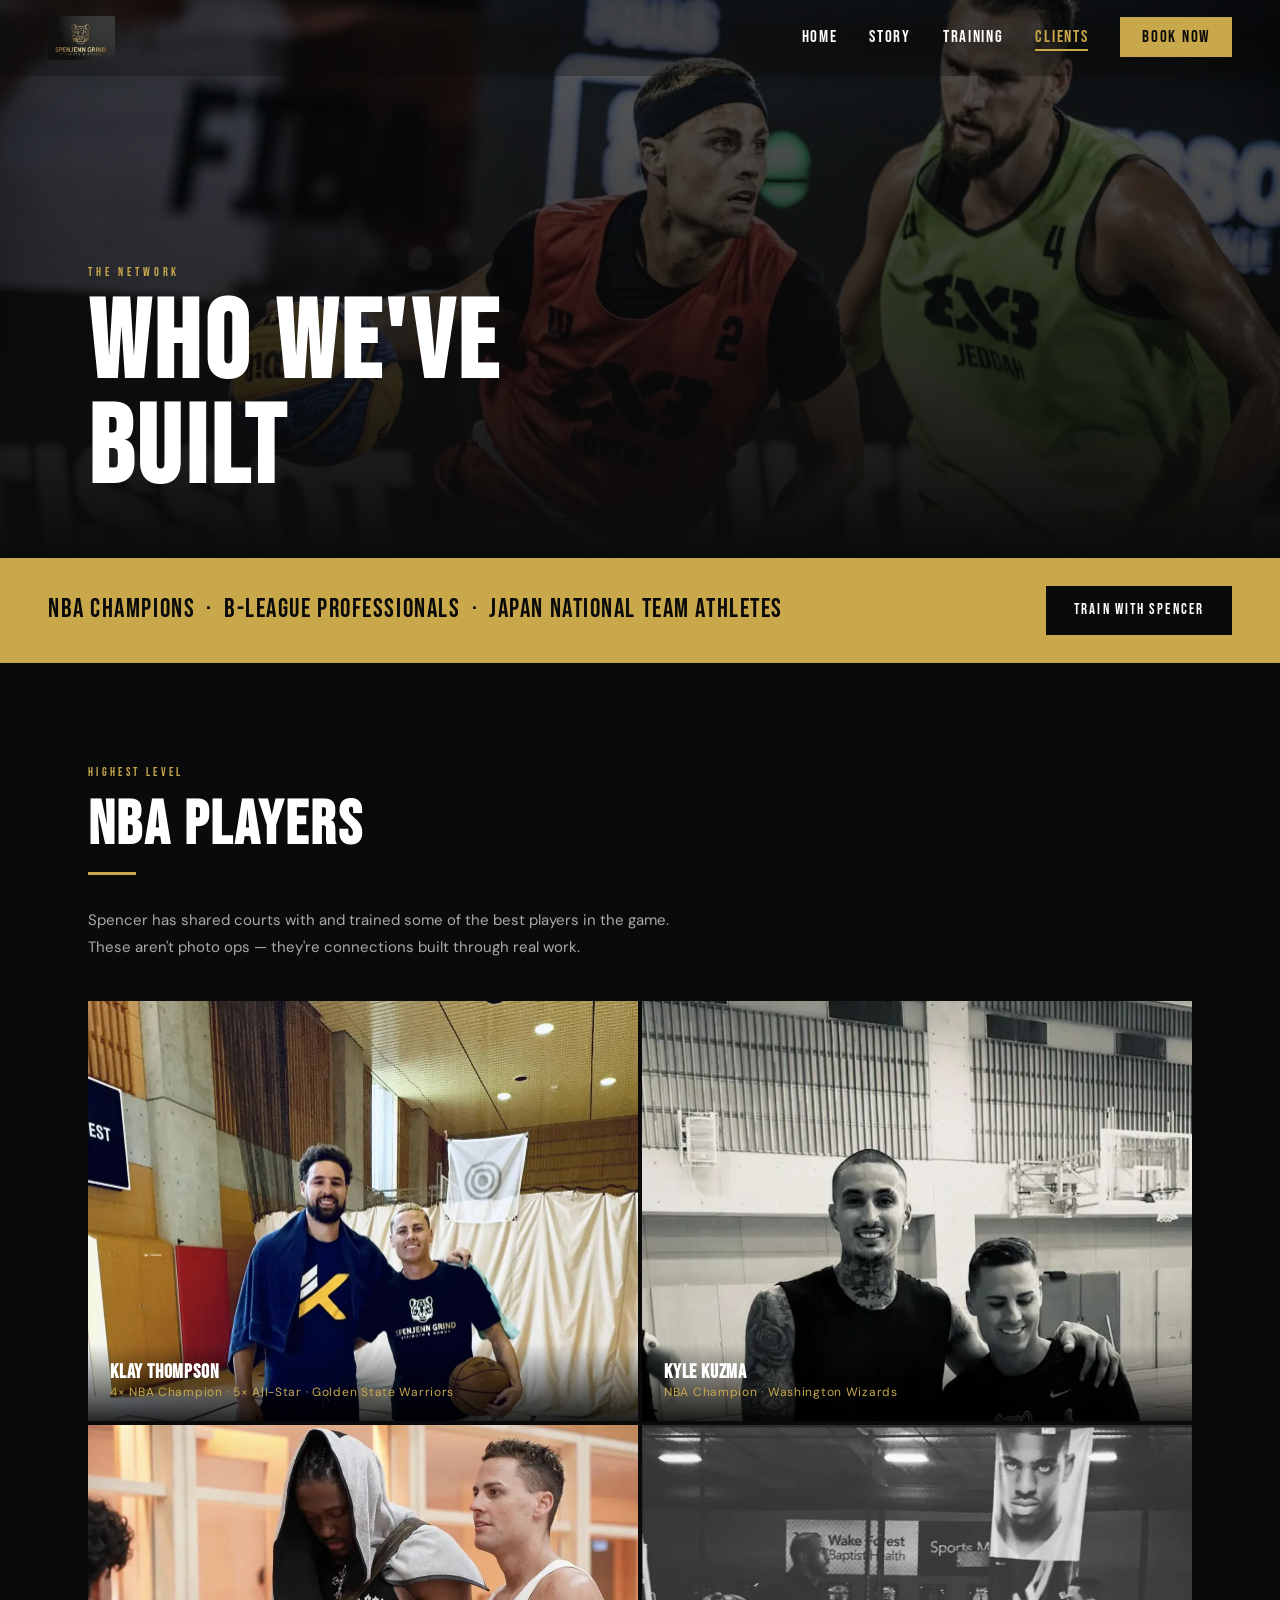
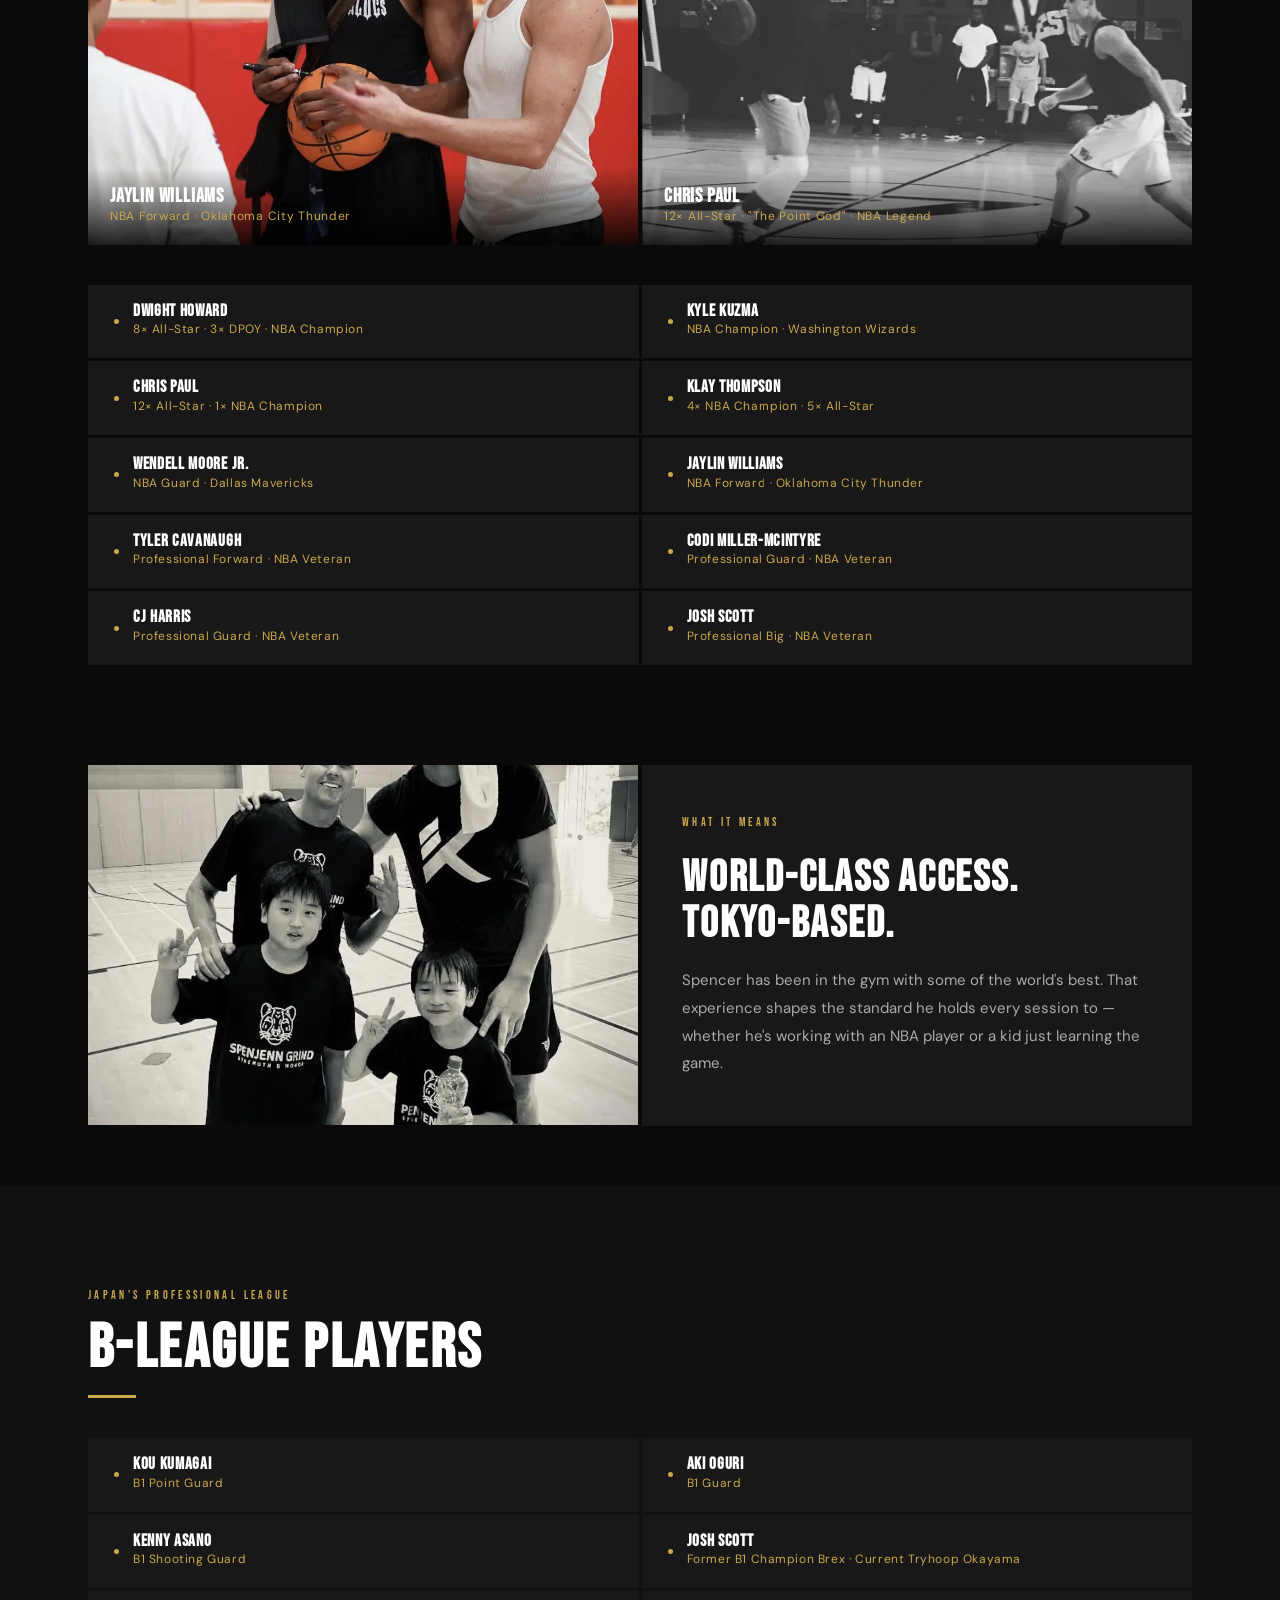
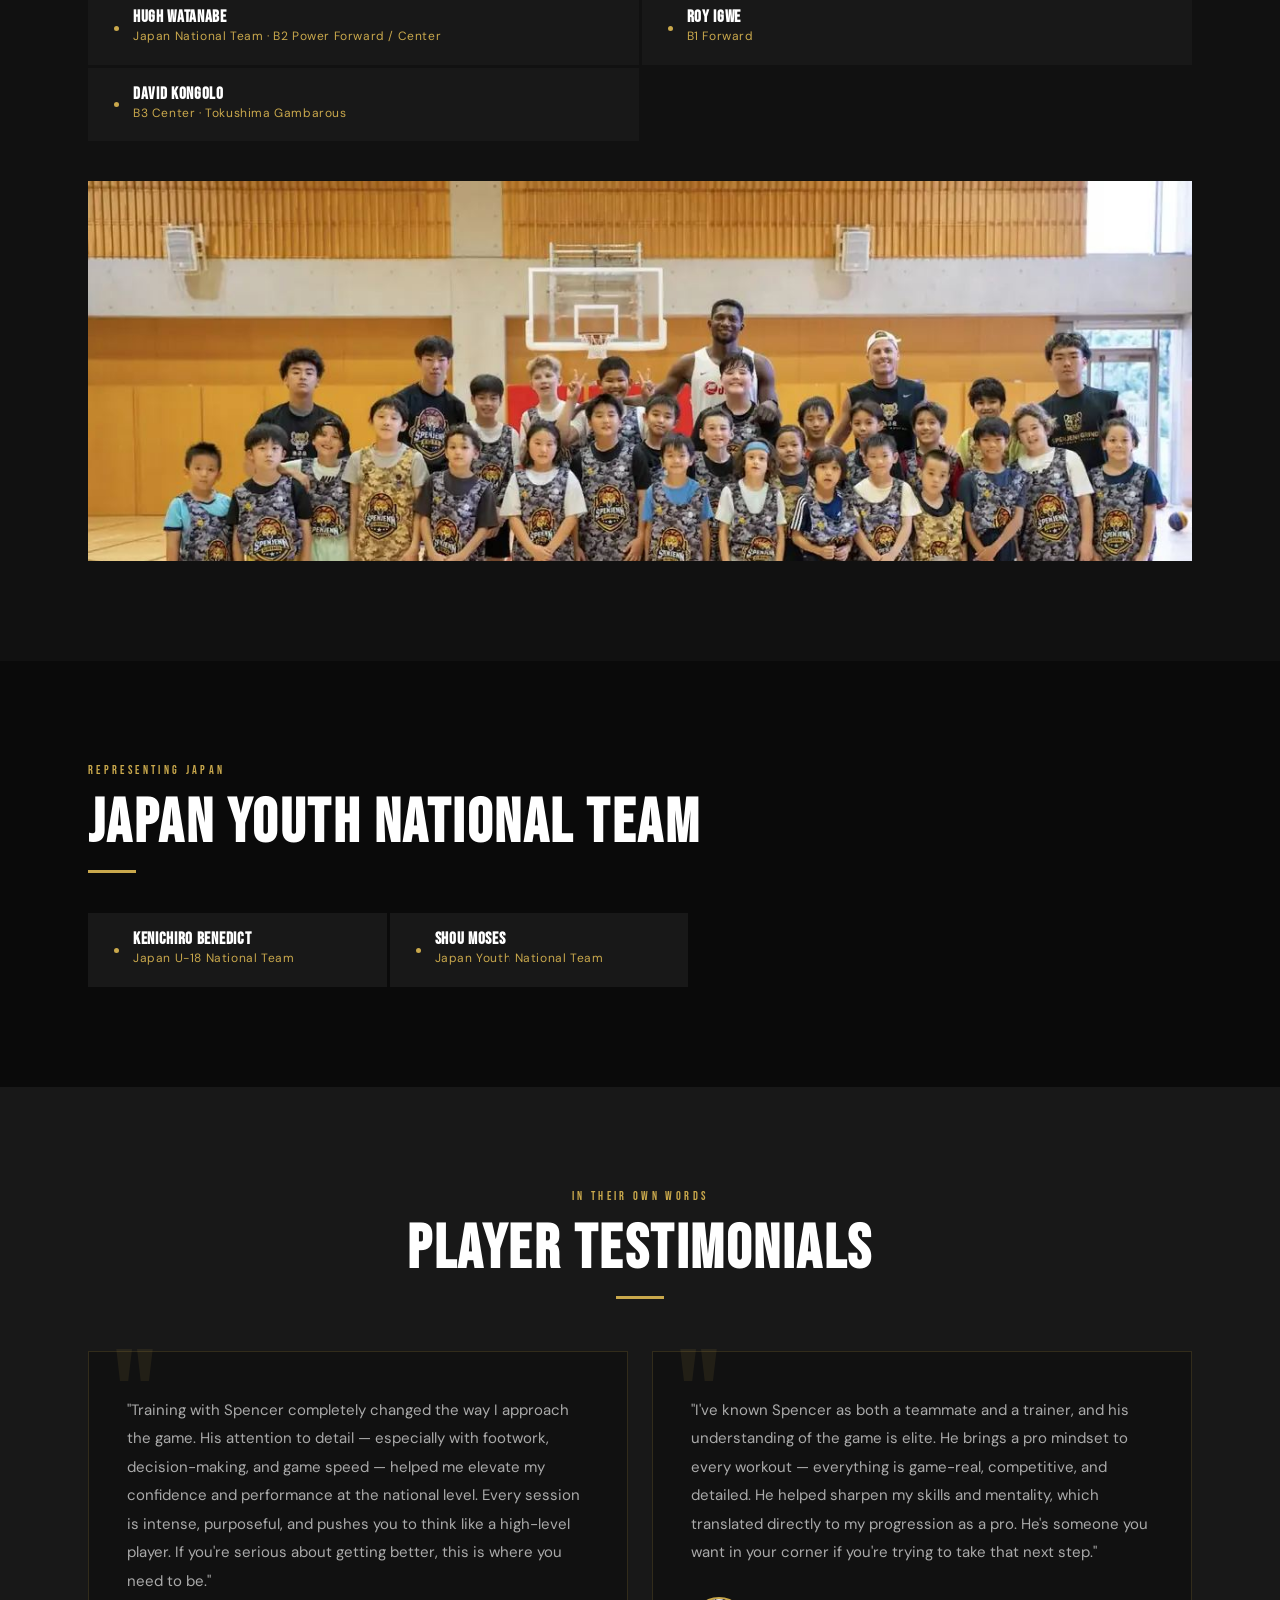
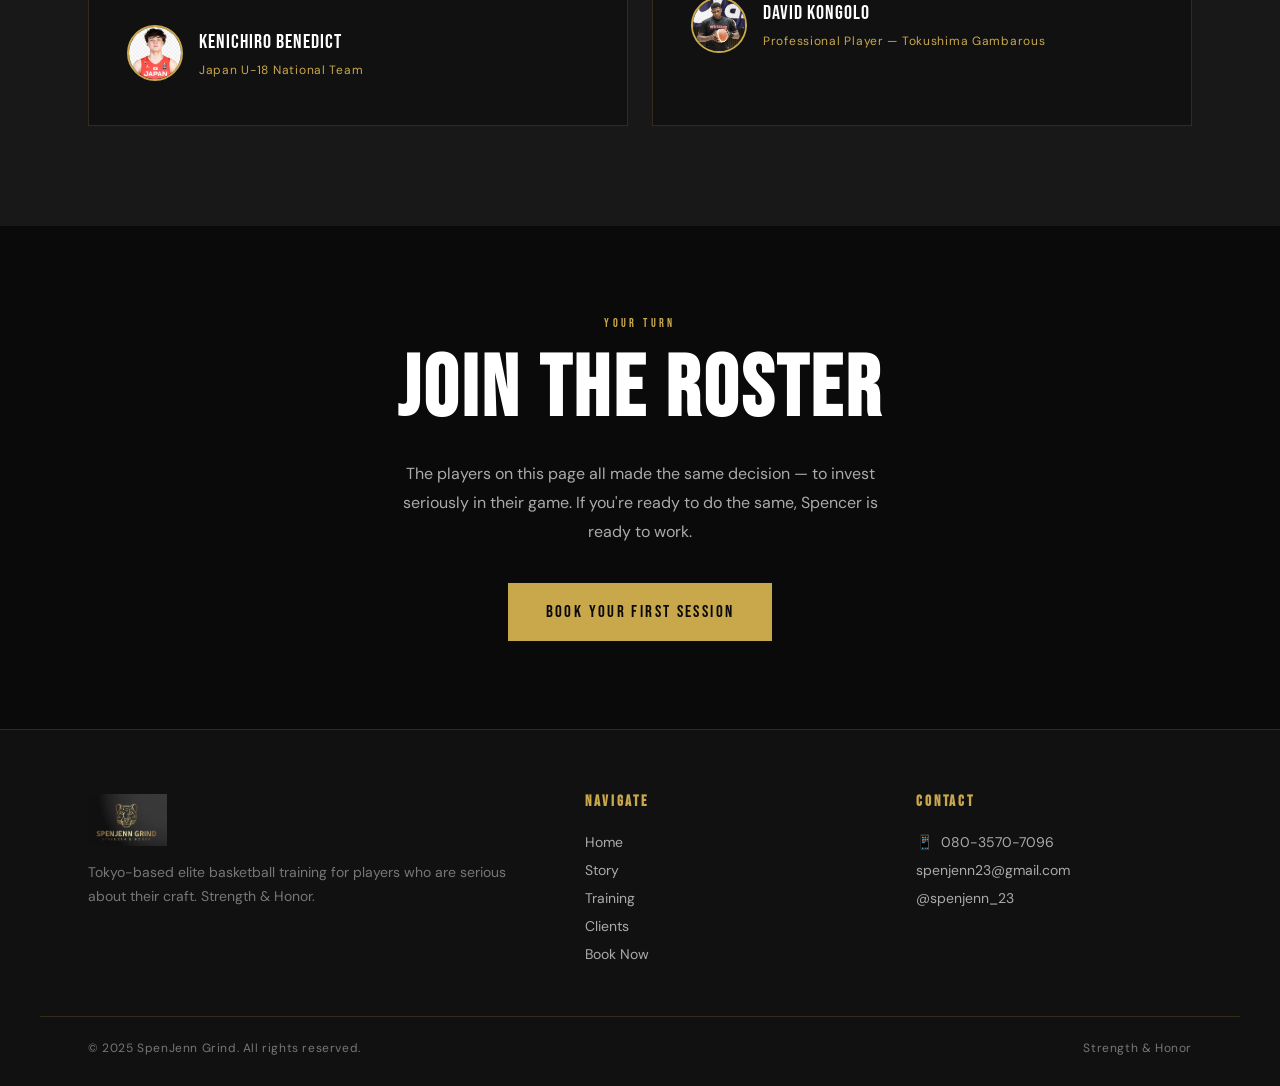
<file: SpenJenn/clients.html>
<!DOCTYPE html>
<html lang="en">
<head>
  <meta charset="UTF-8">
  <meta name="viewport" content="width=device-width, initial-scale=1.0">
  <title>Clients — Spencer Jennings | SpenJenn Grind</title>
  <meta name="description" content="NBA players, B-League professionals, and Japan National Team athletes trained by Spencer Jennings at SpenJenn Grind Tokyo.">
  <link rel="preconnect" href="https://fonts.googleapis.com">
  <link rel="preconnect" href="https://fonts.gstatic.com" crossorigin>
  <link rel="stylesheet" href="css/style.css">
  <link rel="icon" type="image/svg+xml" href="favicon.svg">
</head>
<body>

<!-- ── FLOATING CTA ── -->
<div class="float-cta" id="floatCta">
  <a href="book.html">Book a Session</a>
</div>

<!-- ── NAV ── -->
<nav class="nav scrolled" id="nav">
  <div class="nav-inner">
    <a href="index.html" class="nav-logo">
      <img src="logo+tagline.jpg" alt="SpenJenn Grind">
    </a>
    <ul class="nav-links">
      <li><a href="index.html">Home</a></li>
      <li><a href="story.html">Story</a></li>
      <li><a href="training.html">Training</a></li>
      <li><a href="clients.html" class="active">Clients</a></li>
      <li><a href="book.html" class="nav-cta-link">Book Now</a></li>
    </ul>
    <button class="nav-hamburger" id="hamburger" aria-label="Open menu">
      <span></span><span></span><span></span>
    </button>
  </div>
</nav>

<!-- ── MOBILE NAV ── -->
<div class="nav-mobile" id="mobileNav">
  <a href="index.html">Home</a>
  <a href="story.html">Story</a>
  <a href="training.html">Training</a>
  <a href="clients.html">Clients</a>
  <a href="book.html">Book Now</a>
</div>

<!-- ── PAGE HERO ── -->
<header class="page-hero" style="padding-top: var(--nav-h);">
  <div class="page-hero__bg" style="background-image: url('3x3international.jpg'); background-position: center 30%;"></div>
  <div class="page-hero__gradient"></div>
  <div class="page-hero__content container">
    <span class="page-hero__label">The Network</span>
    <h1 class="page-hero__title">WHO WE'VE<br>BUILT</h1>
  </div>
</header>

<!-- ── INTRO STRIP ── -->
<div style="background: var(--gold); padding: 28px 48px;">
  <div style="max-width: var(--max-w); margin: 0 auto; display: flex; align-items: center; justify-content: space-between; flex-wrap: wrap; gap: 16px;">
    <p style="font-family: 'Bebas Neue', sans-serif; font-size: clamp(18px, 2.5vw, 26px); color: var(--black); letter-spacing: 0.06em;">
      NBA Champions &nbsp;·&nbsp; B-League Professionals &nbsp;·&nbsp; Japan National Team Athletes
    </p>
    <a href="book.html" class="btn" style="background: var(--black); color: var(--white); font-size: 15px; padding: 12px 28px;">
      Train With Spencer
    </a>
  </div>
</div>

<!-- ── NBA PLAYERS ── -->
<section class="clients-section">
  <div class="clients-section__inner">
    <div class="clients-section__head">
      <span class="section-label fade-in">Highest Level</span>
      <h2 class="section-title fade-in d1">NBA Players</h2>
      <div class="gold-bar fade-in d2"></div>
      <p class="fade-in d2" style="color: var(--muted-2); font-size: 15px; line-height: 1.8; max-width: 620px;">
        Spencer has shared courts with and trained some of the best players in the game.
        These aren't photo ops — they're connections built through real work.
      </p>
    </div>

    <!-- Photo grid — 4 photos -->
    <div class="nba-grid">
      <div class="nba-photo fade-in">
        <img src="Klaythompson1.jpg" alt="Spencer Jennings with Klay Thompson" loading="lazy">
        <div class="nba-caption">
          <h4>Klay Thompson</h4>
          <p>4× NBA Champion · 5× All-Star · Golden State Warriors</p>
        </div>
      </div>
      <div class="nba-photo fade-in d1">
        <img src="KyleKuzma.jpg" alt="Spencer Jennings with Kyle Kuzma" loading="lazy" style="object-position: center 18%;">
        <div class="nba-caption">
          <h4>Kyle Kuzma</h4>
          <p>NBA Champion · Washington Wizards</p>
        </div>
      </div>
      <div class="nba-photo fade-in">
        <img src="JaylinWilliams.jpg" alt="Spencer Jennings with Jaylin Williams" loading="lazy"
             style="--obj-pos: center 20%;">
        <div class="nba-caption">
          <h4>Jaylin Williams</h4>
          <p>NBA Forward · Oklahoma City Thunder</p>
        </div>
      </div>
      <div class="nba-photo fade-in d1">
        <img src="playingdonchrispaul.jpg" alt="Spencer Jennings playing against Chris Paul" loading="lazy">
        <div class="nba-caption">
          <h4>Chris Paul</h4>
          <p>12× All-Star · "The Point God" · NBA Legend</p>
        </div>
      </div>
    </div>

    <!-- Full NBA roster list -->
    <div class="roster fade-in">
      <div class="roster-item">
        <div class="roster-dot"></div>
        <div>
          <h4>Dwight Howard</h4>
          <p>8× All-Star · 3× DPOY · NBA Champion</p>
        </div>
      </div>
      <div class="roster-item">
        <div class="roster-dot"></div>
        <div>
          <h4>Kyle Kuzma</h4>
          <p>NBA Champion · Washington Wizards</p>
        </div>
      </div>
      <div class="roster-item">
        <div class="roster-dot"></div>
        <div>
          <h4>Chris Paul</h4>
          <p>12× All-Star · 1× NBA Champion</p>
        </div>
      </div>
      <div class="roster-item">
        <div class="roster-dot"></div>
        <div>
          <h4>Klay Thompson</h4>
          <p>4× NBA Champion · 5× All-Star</p>
        </div>
      </div>
      <div class="roster-item">
        <div class="roster-dot"></div>
        <div>
          <h4>Wendell Moore Jr.</h4>
          <p>NBA Guard · Dallas Mavericks</p>
        </div>
      </div>
      <div class="roster-item">
        <div class="roster-dot"></div>
        <div>
          <h4>Jaylin Williams</h4>
          <p>NBA Forward · Oklahoma City Thunder</p>
        </div>
      </div>
      <div class="roster-item">
        <div class="roster-dot"></div>
        <div>
          <h4>Tyler Cavanaugh</h4>
          <p>Professional Forward · NBA Veteran</p>
        </div>
      </div>
      <div class="roster-item">
        <div class="roster-dot"></div>
        <div>
          <h4>Codi Miller-McIntyre</h4>
          <p>Professional Guard · NBA Veteran</p>
        </div>
      </div>
      <div class="roster-item">
        <div class="roster-dot"></div>
        <div>
          <h4>CJ Harris</h4>
          <p>Professional Guard · NBA Veteran</p>
        </div>
      </div>
      <div class="roster-item">
        <div class="roster-dot"></div>
        <div>
          <h4>Josh Scott</h4>
          <p>Professional Big · NBA Veteran</p>
        </div>
      </div>
    </div>

  </div>
</section>

<!-- ── KLAY EXTRA PHOTO ── -->
<div style="max-width: var(--max-w); margin: 0 auto; padding: 0 48px 60px;">
  <div style="display: grid; grid-template-columns: 1fr 1fr; gap: 4px;">
    <div style="overflow:hidden; height: 360px;" class="fade-in">
      <img src="Klaythompson.jpg" alt="Spencer Jennings with Klay Thompson and young SpenJenn Grind players" loading="lazy"
           style="width:100%; height:100%; object-fit:cover; object-position:center 65%;">
    </div>
    <div style="background: var(--charcoal); padding: 48px 40px; display:flex; flex-direction:column; justify-content:center;" class="fade-in d2">
      <span class="section-label">What It Means</span>
      <h3 style="font-size: clamp(28px, 3.5vw, 44px); color: var(--white); margin: 12px 0 20px;">
        World-Class Access.<br>Tokyo-Based.
      </h3>
      <p style="color: var(--muted-2); font-size: 15px; line-height: 1.85;">
        Spencer has been in the gym with some of the world's best. That experience shapes
        the standard he holds every session to — whether he's working with an NBA player
        or a kid just learning the game.
      </p>
    </div>
  </div>
</div>

<!-- ── B-LEAGUE PLAYERS ── -->
<section class="clients-section alt">
  <div class="clients-section__inner">
    <div class="clients-section__head">
      <span class="section-label fade-in">Japan's Professional League</span>
      <h2 class="section-title fade-in d1">B-League Players</h2>
      <div class="gold-bar fade-in d2"></div>
    </div>

    <div class="roster fade-in">
      <div class="roster-item">
        <div class="roster-dot"></div>
        <div>
          <h4>Kou Kumagai</h4>
          <p>B1 Point Guard</p>
        </div>
      </div>
      <div class="roster-item">
        <div class="roster-dot"></div>
        <div>
          <h4>Aki Oguri</h4>
          <p>B1 Guard</p>
        </div>
      </div>
      <div class="roster-item">
        <div class="roster-dot"></div>
        <div>
          <h4>Kenny Asano</h4>
          <p>B1 Shooting Guard</p>
        </div>
      </div>
      <div class="roster-item">
        <div class="roster-dot"></div>
        <div>
          <h4>Josh Scott</h4>
          <p>Former B1 Champion Brex · Current Tryhoop Okayama</p>
        </div>
      </div>
      <div class="roster-item">
        <div class="roster-dot"></div>
        <div>
          <h4>Hugh Watanabe</h4>
          <p>Japan National Team · B2 Power Forward / Center</p>
        </div>
      </div>
      <div class="roster-item">
        <div class="roster-dot"></div>
        <div>
          <h4>Roy Igwe</h4>
          <p>B1 Forward</p>
        </div>
      </div>
      <div class="roster-item">
        <div class="roster-dot"></div>
        <div>
          <h4>David Kongolo</h4>
          <p>B3 Center · Tokushima Gambarous</p>
        </div>
      </div>
    </div>

    <!-- Kongolo camp photo -->
    <div style="margin-top: 40px; overflow:hidden; height: 380px;" class="fade-in">
      <img src="Spenjencoaching2.jpg" alt="Spencer Jennings with David Kongolo and camp players" loading="lazy"
           style="width:100%; height:100%; object-fit:cover; object-position:center 15%;">
    </div>

  </div>
</section>

<!-- ── NATIONAL TEAM ── -->
<section class="clients-section">
  <div class="clients-section__inner">
    <div class="clients-section__head">
      <span class="section-label fade-in">Representing Japan</span>
      <h2 class="section-title fade-in d1">Japan Youth National Team</h2>
      <div class="gold-bar fade-in d2"></div>
    </div>

    <div class="roster fade-in" style="max-width: 600px;">
      <div class="roster-item">
        <div class="roster-dot"></div>
        <div>
          <h4>Kenichiro Benedict</h4>
          <p>Japan U-18 National Team</p>
        </div>
      </div>
      <div class="roster-item">
        <div class="roster-dot"></div>
        <div>
          <h4>Shou Moses</h4>
          <p>Japan Youth National Team</p>
        </div>
      </div>
    </div>

  </div>
</section>

<!-- ── TESTIMONIALS ── -->
<section class="testi-full">
  <div class="testi-full__inner">
    <div class="testi-full__head">
      <span class="section-label fade-in">In Their Own Words</span>
      <h2 class="section-title fade-in d1">Player Testimonials</h2>
      <div class="gold-bar gold-bar--center fade-in d2"></div>
    </div>
    <div class="testi-cards">
      <div class="testi-card fade-in">
        <p class="testi-card__text">
          "Training with Spencer completely changed the way I approach the game. His attention to detail —
          especially with footwork, decision-making, and game speed — helped me elevate my confidence and
          performance at the national level. Every session is intense, purposeful, and pushes you to think
          like a high-level player. If you're serious about getting better, this is where you need to be."
        </p>
        <div class="testi-card__author">
          <img src="Kenny.jpg" alt="Kenichiro Benedict" loading="lazy">
          <div>
            <p class="testi-card__name">Kenichiro Benedict</p>
            <p class="testi-card__role">Japan U-18 National Team</p>
          </div>
        </div>
      </div>
      <div class="testi-card fade-in d2">
        <p class="testi-card__text">
          "I've known Spencer as both a teammate and a trainer, and his understanding of the game is elite.
          He brings a pro mindset to every workout — everything is game-real, competitive, and detailed.
          He helped sharpen my skills and mentality, which translated directly to my progression as a pro.
          He's someone you want in your corner if you're trying to take that next step."
        </p>
        <div class="testi-card__author">
          <img src="Kongolo.jpg" alt="David Kongolo" loading="lazy">
          <div>
            <p class="testi-card__name">David Kongolo</p>
            <p class="testi-card__role">Professional Player — Tokushima Gambarous</p>
          </div>
        </div>
      </div>
    </div>
  </div>
</section>

<!-- ── CTA ── -->
<section style="padding: 88px 48px; text-align: center; background: var(--black);">
  <span class="section-label fade-in" style="display:block; text-align:center; margin-bottom:12px;">Your Turn</span>
  <h2 class="fade-in d1" style="font-size: clamp(40px, 7vw, 86px); color: var(--white); margin-bottom: 24px;">
    Join the Roster
  </h2>
  <p class="fade-in d2" style="color: var(--muted-2); font-size: 16px; max-width: 480px; margin: 0 auto 36px; line-height: 1.8;">
    The players on this page all made the same decision — to invest seriously in their game.
    If you're ready to do the same, Spencer is ready to work.
  </p>
  <a href="book.html" class="btn btn--gold fade-in d3">Book Your First Session</a>
</section>

<!-- ── FOOTER ── -->
<footer class="footer">
  <div class="footer-grid">
    <div class="footer-brand">
      <a href="index.html"><img src="logo+tagline.jpg" alt="SpenJenn Grind"></a>
      <p>Tokyo-based elite basketball training for players who are serious about their craft. Strength &amp; Honor.</p>
    </div>
    <div class="footer-col">
      <h4>Navigate</h4>
      <a href="index.html">Home</a>
      <a href="story.html">Story</a>
      <a href="training.html">Training</a>
      <a href="clients.html">Clients</a>
      <a href="book.html">Book Now</a>
    </div>
    <div class="footer-col">
      <h4>Contact</h4>
      <p>📱 &nbsp;080-3570-7096</p>
      <a href="mailto:spenjenn23@gmail.com">spenjenn23@gmail.com</a>
      <a href="https://instagram.com/spenjenn_23" target="_blank" rel="noopener noreferrer">@spenjenn_23</a>
    </div>
  </div>
  <div class="footer-bottom">
    <p>© 2025 SpenJenn Grind. All rights reserved.</p>
    <p>Strength &amp; Honor</p>
  </div>
</footer>

<script src="js/main.js"></script>
</body>
</html>
</file>
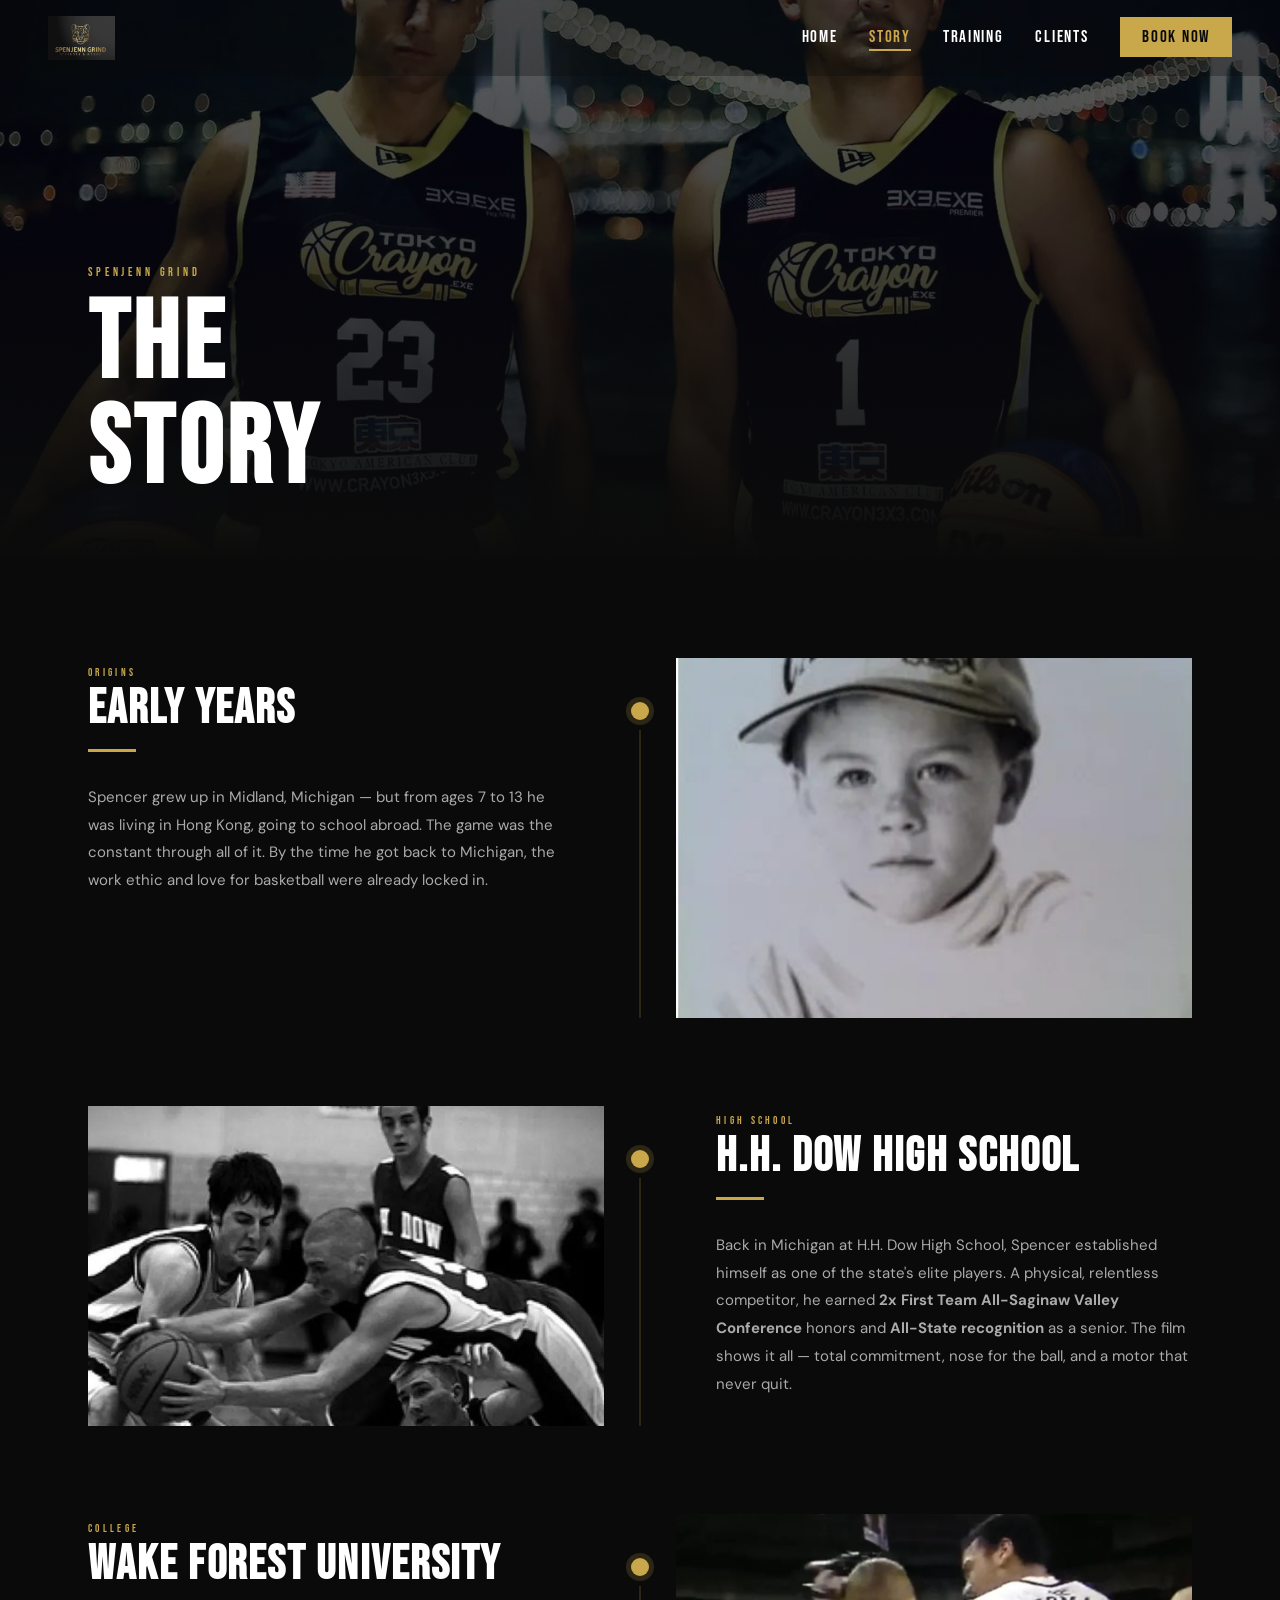
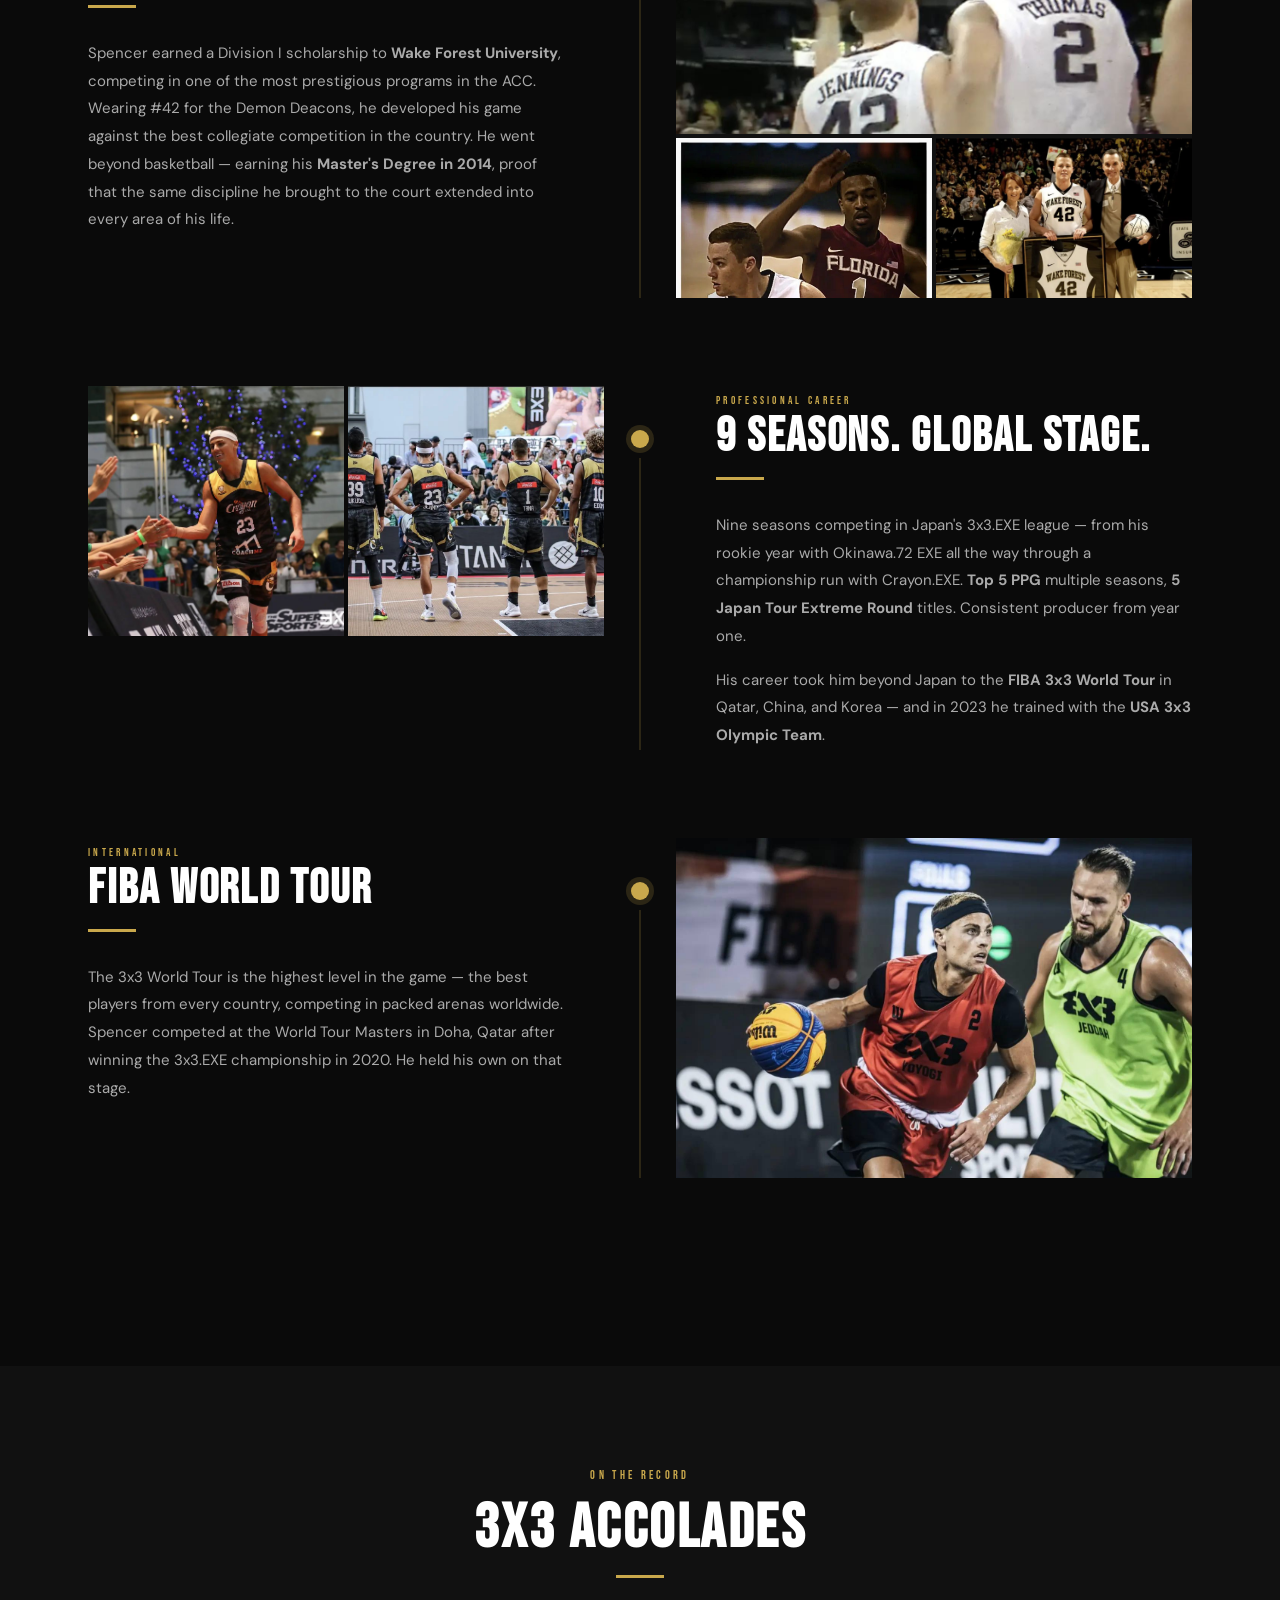
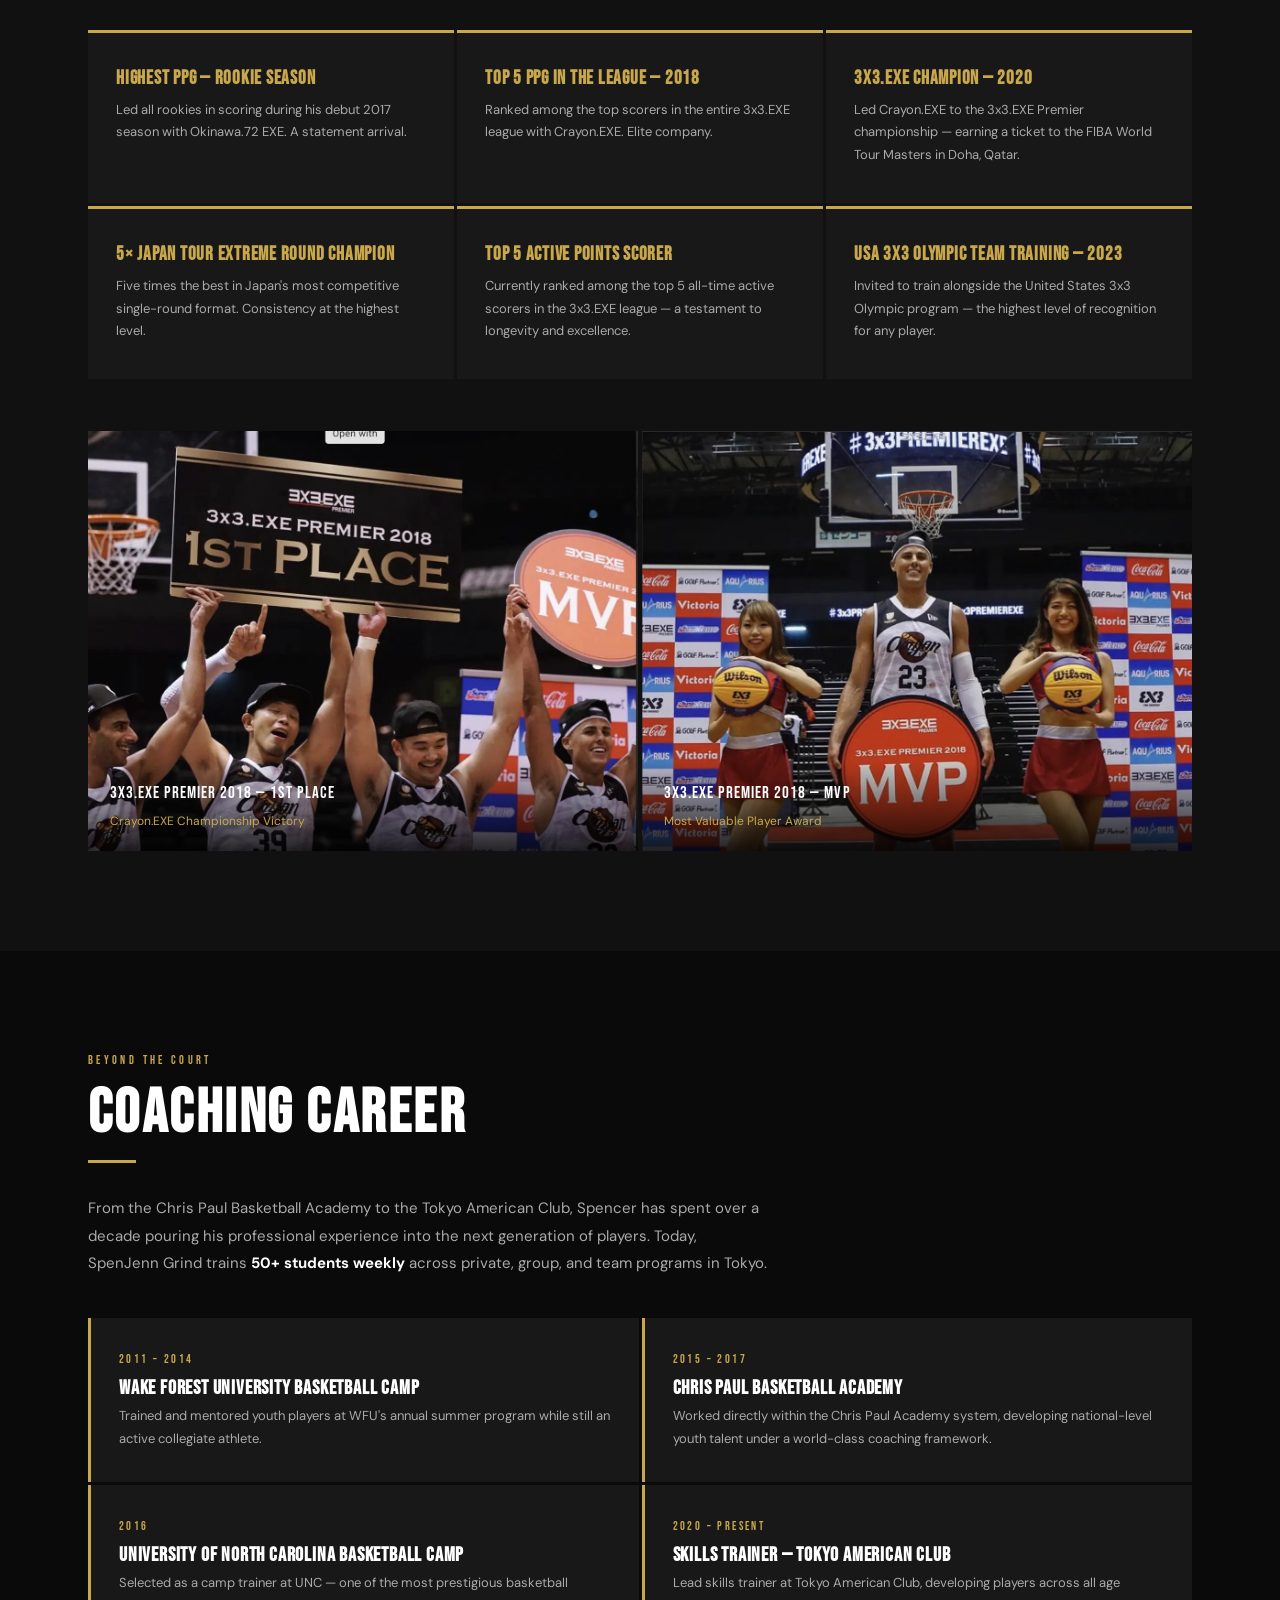
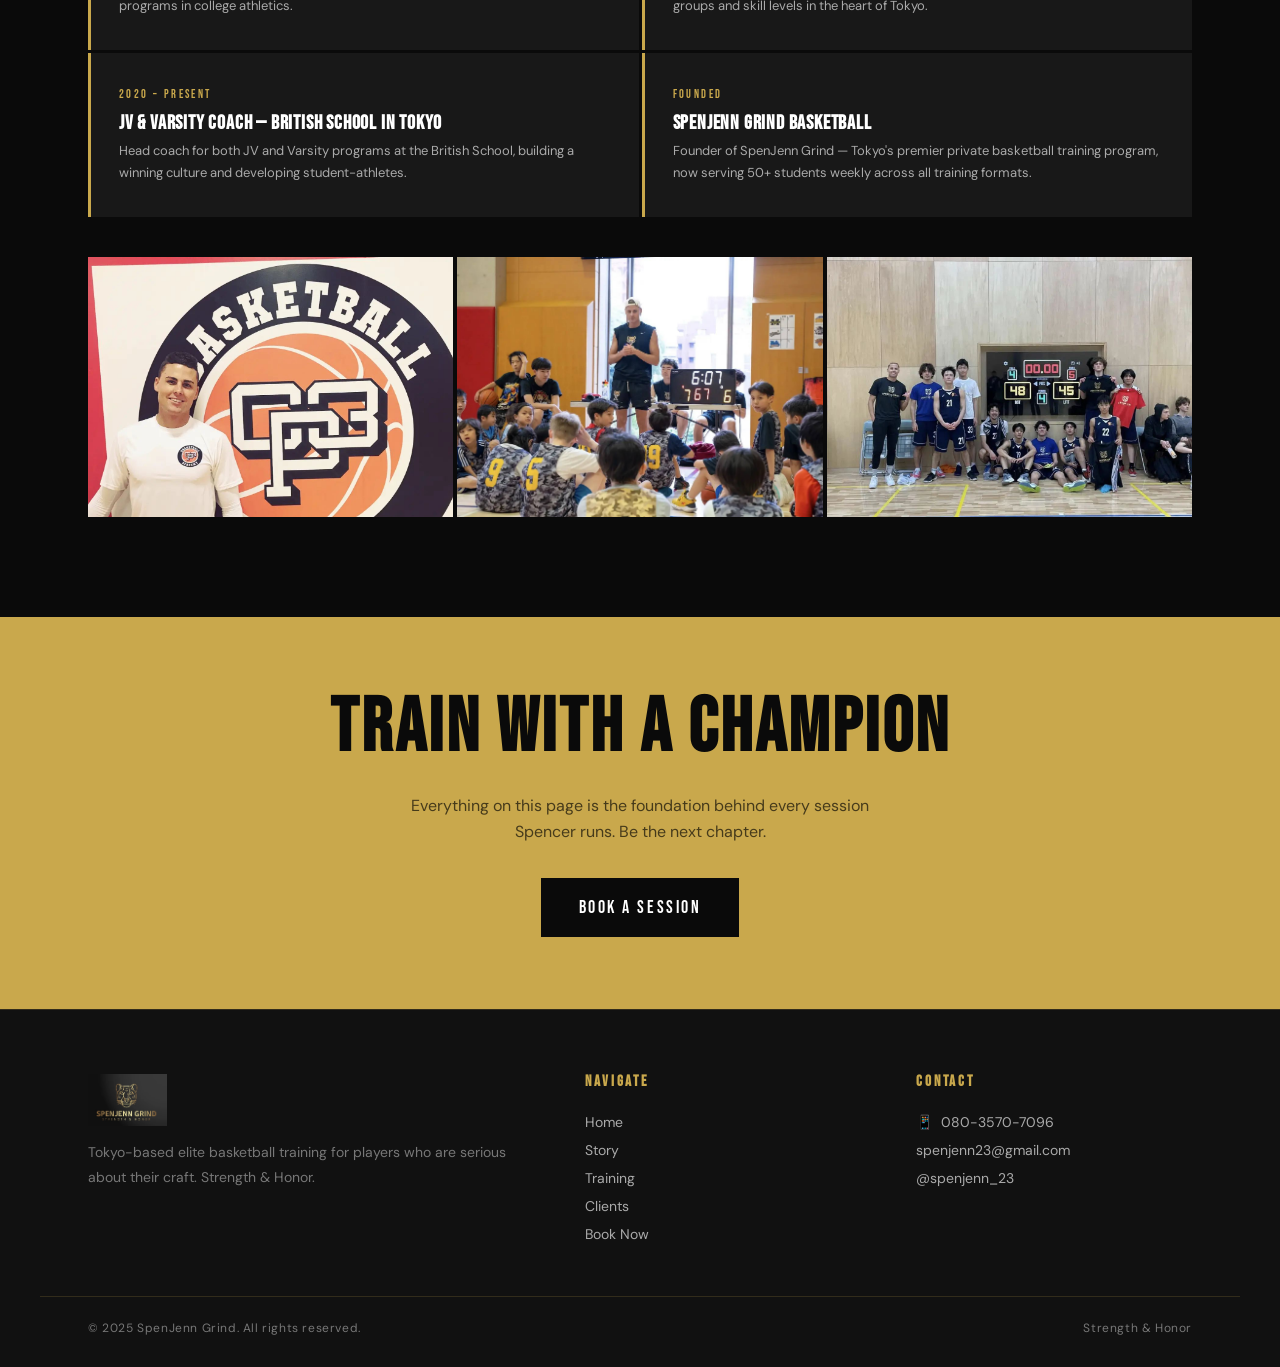
<file: SpenJenn/story.html>
<!DOCTYPE html>
<html lang="en">
<head>
  <meta charset="UTF-8">
  <meta name="viewport" content="width=device-width, initial-scale=1.0">
  <title>The Story — Spencer Jennings | SpenJenn Grind</title>
  <meta name="description" content="From Midland, Michigan to Wake Forest to the FIBA World Tour — the full journey of Spencer Jennings.">
  <link rel="preconnect" href="https://fonts.googleapis.com">
  <link rel="preconnect" href="https://fonts.gstatic.com" crossorigin>
  <link rel="stylesheet" href="css/style.css">
  <style>
    /* Story-page extras */
    .coaching-grid {
      display: grid;
      grid-template-columns: repeat(2, 1fr);
      gap: 3px;
      margin-top: 40px;
    }
    .coaching-item {
      background: var(--charcoal);
      padding: 32px 28px;
      border-left: 3px solid var(--gold);
      transition: background 0.2s;
    }
    .coaching-item:hover { background: var(--charcoal-2); }
    .coaching-item h4 { font-size: 20px; color: var(--white); margin-bottom: 6px; }
    .coaching-item p  { font-size: 13px; color: var(--muted-2); line-height: 1.75; }
    .coaching-year    { font-family: 'Bebas Neue', sans-serif; font-size: 12px; letter-spacing: 0.2em; color: var(--gold); margin-bottom: 8px; }

    .coaching-photos {
      display: grid;
      grid-template-columns: repeat(3, 1fr);
      gap: 4px;
      margin-top: 40px;
    }
    .coaching-photos img {
      width: 100%; height: 260px;
      object-fit: cover; object-position: center top;
    }

    @media (max-width: 768px) {
      .coaching-grid { grid-template-columns: 1fr; }
      .coaching-photos { grid-template-columns: 1fr; }
      .coaching-photos img { height: 220px; }
    }
  </style>
  <link rel="icon" type="image/svg+xml" href="favicon.svg">
</head>
<body>

<!-- ── FLOATING CTA ── -->
<div class="float-cta" id="floatCta">
  <a href="book.html">Book a Session</a>
</div>

<!-- ── NAV ── -->
<nav class="nav scrolled" id="nav">
  <div class="nav-inner">
    <a href="index.html" class="nav-logo">
      <img src="logo+tagline.jpg" alt="SpenJenn Grind">
    </a>
    <ul class="nav-links">
      <li><a href="index.html">Home</a></li>
      <li><a href="story.html" class="active">Story</a></li>
      <li><a href="training.html">Training</a></li>
      <li><a href="clients.html">Clients</a></li>
      <li><a href="book.html" class="nav-cta-link">Book Now</a></li>
    </ul>
    <button class="nav-hamburger" id="hamburger" aria-label="Open menu">
      <span></span><span></span><span></span>
    </button>
  </div>
</nav>

<!-- ── MOBILE NAV ── -->
<div class="nav-mobile" id="mobileNav">
  <a href="index.html">Home</a>
  <a href="story.html">Story</a>
  <a href="training.html">Training</a>
  <a href="clients.html">Clients</a>
  <a href="book.html">Book Now</a>
</div>

<!-- ── PAGE HERO ── -->
<header class="page-hero" style="padding-top: var(--nav-h);">
  <div class="page-hero__bg" style="background-image: url('3x3action7.jpg'); background-position: center 55%;"></div>
  <div class="page-hero__gradient"></div>
  <div class="page-hero__content container">
    <span class="page-hero__label">SpenJenn Grind</span>
    <h1 class="page-hero__title">THE<br>STORY</h1>
  </div>
</header>

<!-- ── TIMELINE ── -->
<section class="timeline section">
  <div class="timeline__inner">

    <!-- EARLY YEARS -->
    <div class="tl-entry tl-entry--left fade-in">
      <div class="tl-text">
        <span class="tl-era">Origins</span>
        <h3>Early Years</h3>
        <div class="gold-bar"></div>
        <p>
          Spencer grew up in Midland, Michigan — but from ages 7 to 13 he was living in Hong Kong,
          going to school abroad. The game was the constant through all of it. By the time he got
          back to Michigan, the work ethic and love for basketball were already locked in.
        </p>
      </div>
      <div class="tl-spine"><div class="tl-dot"></div><div class="tl-line"></div></div>
      <div class="tl-media">
        <img src="SpenBaby.jpg" alt="Young Spencer Jennings" loading="lazy"
             style="height:360px; object-position: center 20%;">
      </div>
    </div>

    <!-- HIGH SCHOOL -->
    <div class="tl-entry tl-entry--right fade-in">
      <div class="tl-media">
        <img src="HS.jpg" alt="Spencer Jennings — H.H. Dow High School" loading="lazy">
      </div>
      <div class="tl-spine"><div class="tl-dot"></div><div class="tl-line"></div></div>
      <div class="tl-text">
        <span class="tl-era">High School</span>
        <h3>H.H. Dow High School</h3>
        <div class="gold-bar"></div>
        <p>
          Back in Michigan at H.H. Dow High School, Spencer established himself as one of the
          state's elite players. A physical, relentless competitor, he earned <strong>2x First Team
          All-Saginaw Valley Conference</strong> honors and <strong>All-State recognition</strong> as
          a senior. The film shows it all — total commitment, nose for the ball, and a motor that
          never quit.
        </p>
      </div>
    </div>

    <!-- COLLEGE -->
    <div class="tl-entry tl-entry--left fade-in">
      <div class="tl-text">
        <span class="tl-era">College</span>
        <h3>Wake Forest University</h3>
        <div class="gold-bar"></div>
        <p>
          Spencer earned a Division I scholarship to <strong>Wake Forest University</strong>,
          competing in one of the most prestigious programs in the ACC. Wearing #42 for the
          Demon Deacons, he developed his game against the best collegiate competition in the
          country. He went beyond basketball — earning his <strong>Master's Degree in 2014</strong>,
          proof that the same discipline he brought to the court extended into every area of his life.
        </p>
      </div>
      <div class="tl-spine"><div class="tl-dot"></div><div class="tl-line"></div></div>
      <div class="tl-media">
        <div class="tl-media--trio">
          <img src="WF1.jpg" alt="Spencer Jennings #42 — Wake Forest vs Florida State" loading="lazy" style="object-position: center 30%;">
          <img src="WF2.jpg" alt="Spencer Jennings in action at Wake Forest" loading="lazy">
          <img src="WF.jpg"  alt="Spencer Jennings Senior Day at Wake Forest" loading="lazy">
        </div>
      </div>
    </div>

    <!-- PRO CAREER -->
    <div class="tl-entry tl-entry--right fade-in">
      <div class="tl-media">
        <div class="tl-media--multi">
          <img src="3x3action4.jpg" alt="Spencer Jennings — 3x3.EXE fan moment" loading="lazy"
               style="object-position: center top;">
          <img src="3x3action9.jpg" alt="Spencer Jennings — Crayon.EXE team backs" loading="lazy"
               style="object-position: center top;">
        </div>
      </div>
      <div class="tl-spine"><div class="tl-dot"></div><div class="tl-line"></div></div>
      <div class="tl-text">
        <span class="tl-era">Professional Career</span>
        <h3>9 Seasons. Global Stage.</h3>
        <div class="gold-bar"></div>
        <p>
          Nine seasons competing in Japan's 3x3.EXE league — from his rookie year with
          Okinawa.72 EXE all the way through a championship run with Crayon.EXE.
          <strong>Top 5 PPG</strong> multiple seasons,
          <strong>5 Japan Tour Extreme Round</strong> titles. Consistent producer from year one.
        </p>
        <p style="margin-top:16px;">
          His career took him beyond Japan to the <strong>FIBA 3x3 World Tour</strong> in
          Qatar, China, and Korea — and in 2023 he trained with the
          <strong>USA 3x3 Olympic Team</strong>.
        </p>
      </div>
    </div>

    <!-- WORLD TOUR -->
    <div class="tl-entry tl-entry--left fade-in">
      <div class="tl-text">
        <span class="tl-era">International</span>
        <h3>FIBA World Tour</h3>
        <div class="gold-bar"></div>
        <p>
          The 3x3 World Tour is the highest level in the game — the best players from every
          country, competing in packed arenas worldwide. Spencer competed at the World Tour
          Masters in Doha, Qatar after winning the 3x3.EXE championship in 2020.
          He held his own on that stage.
        </p>
      </div>
      <div class="tl-spine"><div class="tl-dot"></div><div class="tl-line"></div></div>
      <div class="tl-media">
        <img src="3x3international.jpg" alt="Spencer Jennings — FIBA 3x3 World Tour" loading="lazy"
             style="height: 340px; object-position: center 25%;">
      </div>
    </div>

  </div><!-- /.timeline__inner -->
</section>

<!-- ── ACCOLADES ── -->
<section class="accolades">
  <div class="accolades__inner">
    <div class="accolades__head">
      <span class="section-label fade-in">On the Record</span>
      <h2 class="section-title fade-in d1">3x3 Accolades</h2>
      <div class="gold-bar gold-bar--center fade-in d2"></div>
    </div>

    <div class="accolades-grid">
      <div class="acc-item fade-in">
        <h4>Highest PPG — Rookie Season</h4>
        <p>Led all rookies in scoring during his debut 2017 season with Okinawa.72 EXE. A statement arrival.</p>
      </div>
      <div class="acc-item fade-in d1">
        <h4>Top 5 PPG in the League — 2018</h4>
        <p>Ranked among the top scorers in the entire 3x3.EXE league with Crayon.EXE. Elite company.</p>
      </div>
      <div class="acc-item fade-in d2">
        <h4>3x3.EXE Champion — 2020</h4>
        <p>Led Crayon.EXE to the 3x3.EXE Premier championship — earning a ticket to the FIBA World Tour Masters in Doha, Qatar.</p>
      </div>
      <div class="acc-item fade-in">
        <h4>5× Japan Tour Extreme Round Champion</h4>
        <p>Five times the best in Japan's most competitive single-round format. Consistency at the highest level.</p>
      </div>
      <div class="acc-item fade-in d1">
        <h4>Top 5 Active Points Scorer</h4>
        <p>Currently ranked among the top 5 all-time active scorers in the 3x3.EXE league — a testament to longevity and excellence.</p>
      </div>
      <div class="acc-item fade-in d2">
        <h4>USA 3x3 Olympic Team Training — 2023</h4>
        <p>Invited to train alongside the United States 3x3 Olympic program — the highest level of recognition for any player.</p>
      </div>
    </div>
  </div>

  <!-- Win Photos -->
  <div class="win-photos">
    <div class="win-photo-wrap fade-in">
      <img src="3x3win.jpg" alt="3x3.EXE Premier 2018 — 1st Place celebration" loading="lazy"
           style="object-position: center top;">
      <div class="win-photo-caption">
        <p>3x3.EXE Premier 2018 — 1st Place</p>
        <span>Crayon.EXE Championship Victory</span>
      </div>
    </div>
    <div class="win-photo-wrap fade-in d2">
      <img src="3x3win1.jpg" alt="Spencer Jennings — 3x3.EXE MVP Award" loading="lazy"
           style="object-position: center top;">
      <div class="win-photo-caption">
        <p>3x3.EXE Premier 2018 — MVP</p>
        <span>Most Valuable Player Award</span>
      </div>
    </div>
  </div>
</section>

<!-- ── COACHING CAREER ── -->
<section class="section">
  <div class="container">
    <span class="section-label fade-in">Beyond the Court</span>
    <h2 class="section-title fade-in d1">Coaching Career</h2>
    <div class="gold-bar fade-in d2"></div>
    <p class="fade-in d2" style="color: var(--muted-2); font-size: 15px; line-height: 1.85; max-width: 680px; margin-bottom: 0;">
      From the Chris Paul Basketball Academy to the Tokyo American Club, Spencer has spent
      over a decade pouring his professional experience into the next generation of players.
      Today, SpenJenn Grind trains <strong style="color:var(--white)">50+ students weekly</strong> across
      private, group, and team programs in Tokyo.
    </p>

    <div class="coaching-grid">
      <div class="coaching-item fade-in">
        <div class="coaching-year">2011 – 2014</div>
        <h4>Wake Forest University Basketball Camp</h4>
        <p>Trained and mentored youth players at WFU's annual summer program while still an active collegiate athlete.</p>
      </div>
      <div class="coaching-item fade-in d1">
        <div class="coaching-year">2015 – 2017</div>
        <h4>Chris Paul Basketball Academy</h4>
        <p>Worked directly within the Chris Paul Academy system, developing national-level youth talent under a world-class coaching framework.</p>
      </div>
      <div class="coaching-item fade-in">
        <div class="coaching-year">2016</div>
        <h4>University of North Carolina Basketball Camp</h4>
        <p>Selected as a camp trainer at UNC — one of the most prestigious basketball programs in college athletics.</p>
      </div>
      <div class="coaching-item fade-in d1">
        <div class="coaching-year">2020 – Present</div>
        <h4>Skills Trainer — Tokyo American Club</h4>
        <p>Lead skills trainer at Tokyo American Club, developing players across all age groups and skill levels in the heart of Tokyo.</p>
      </div>
      <div class="coaching-item fade-in">
        <div class="coaching-year">2020 – Present</div>
        <h4>JV &amp; Varsity Coach — British School in Tokyo</h4>
        <p>Head coach for both JV and Varsity programs at the British School, building a winning culture and developing student-athletes.</p>
      </div>
      <div class="coaching-item fade-in d1">
        <div class="coaching-year">Founded</div>
        <h4>SpenJenn Grind Basketball</h4>
        <p>Founder of SpenJenn Grind — Tokyo's premier private basketball training program, now serving 50+ students weekly across all training formats.</p>
      </div>
    </div>

    <!-- Coaching Photos -->
    <div class="coaching-photos">
      <img src="CPA.jpg" alt="Spencer Jennings at Chris Paul Basketball Academy" loading="lazy">
      <img src="spenchencoaching1.jpg" alt="Spencer coaching youth players in Tokyo" loading="lazy">
      <img src="BSTCOACH.jpg" alt="Spencer coaching the British School in Tokyo team" loading="lazy">
    </div>
  </div>
</section>

<!-- ── CTA ── -->
<section style="background: var(--gold); padding: 72px 48px; text-align: center;">
  <h2 style="font-size: clamp(36px,6vw,76px); color: var(--black); margin-bottom: 24px;">
    Train With a Champion
  </h2>
  <p style="color: rgba(0,0,0,0.65); font-size: 16px; max-width: 500px; margin: 0 auto 32px;">
    Everything on this page is the foundation behind every session Spencer runs.
    Be the next chapter.
  </p>
  <a href="book.html" class="btn" style="background: var(--black); color: var(--white); font-size: 18px;">
    Book a Session
  </a>
</section>

<!-- ── FOOTER ── -->
<footer class="footer">
  <div class="footer-grid">
    <div class="footer-brand">
      <a href="index.html"><img src="logo+tagline.jpg" alt="SpenJenn Grind"></a>
      <p>Tokyo-based elite basketball training for players who are serious about their craft. Strength &amp; Honor.</p>
    </div>
    <div class="footer-col">
      <h4>Navigate</h4>
      <a href="index.html">Home</a>
      <a href="story.html">Story</a>
      <a href="training.html">Training</a>
      <a href="clients.html">Clients</a>
      <a href="book.html">Book Now</a>
    </div>
    <div class="footer-col">
      <h4>Contact</h4>
      <p>📱 &nbsp;080-3570-7096</p>
      <a href="mailto:spenjenn23@gmail.com">spenjenn23@gmail.com</a>
      <a href="https://instagram.com/spenjenn_23" target="_blank" rel="noopener noreferrer">@spenjenn_23</a>
    </div>
  </div>
  <div class="footer-bottom">
    <p>© 2025 SpenJenn Grind. All rights reserved.</p>
    <p>Strength &amp; Honor</p>
  </div>
</footer>

<script src="js/main.js"></script>
</body>
</html>
</file>
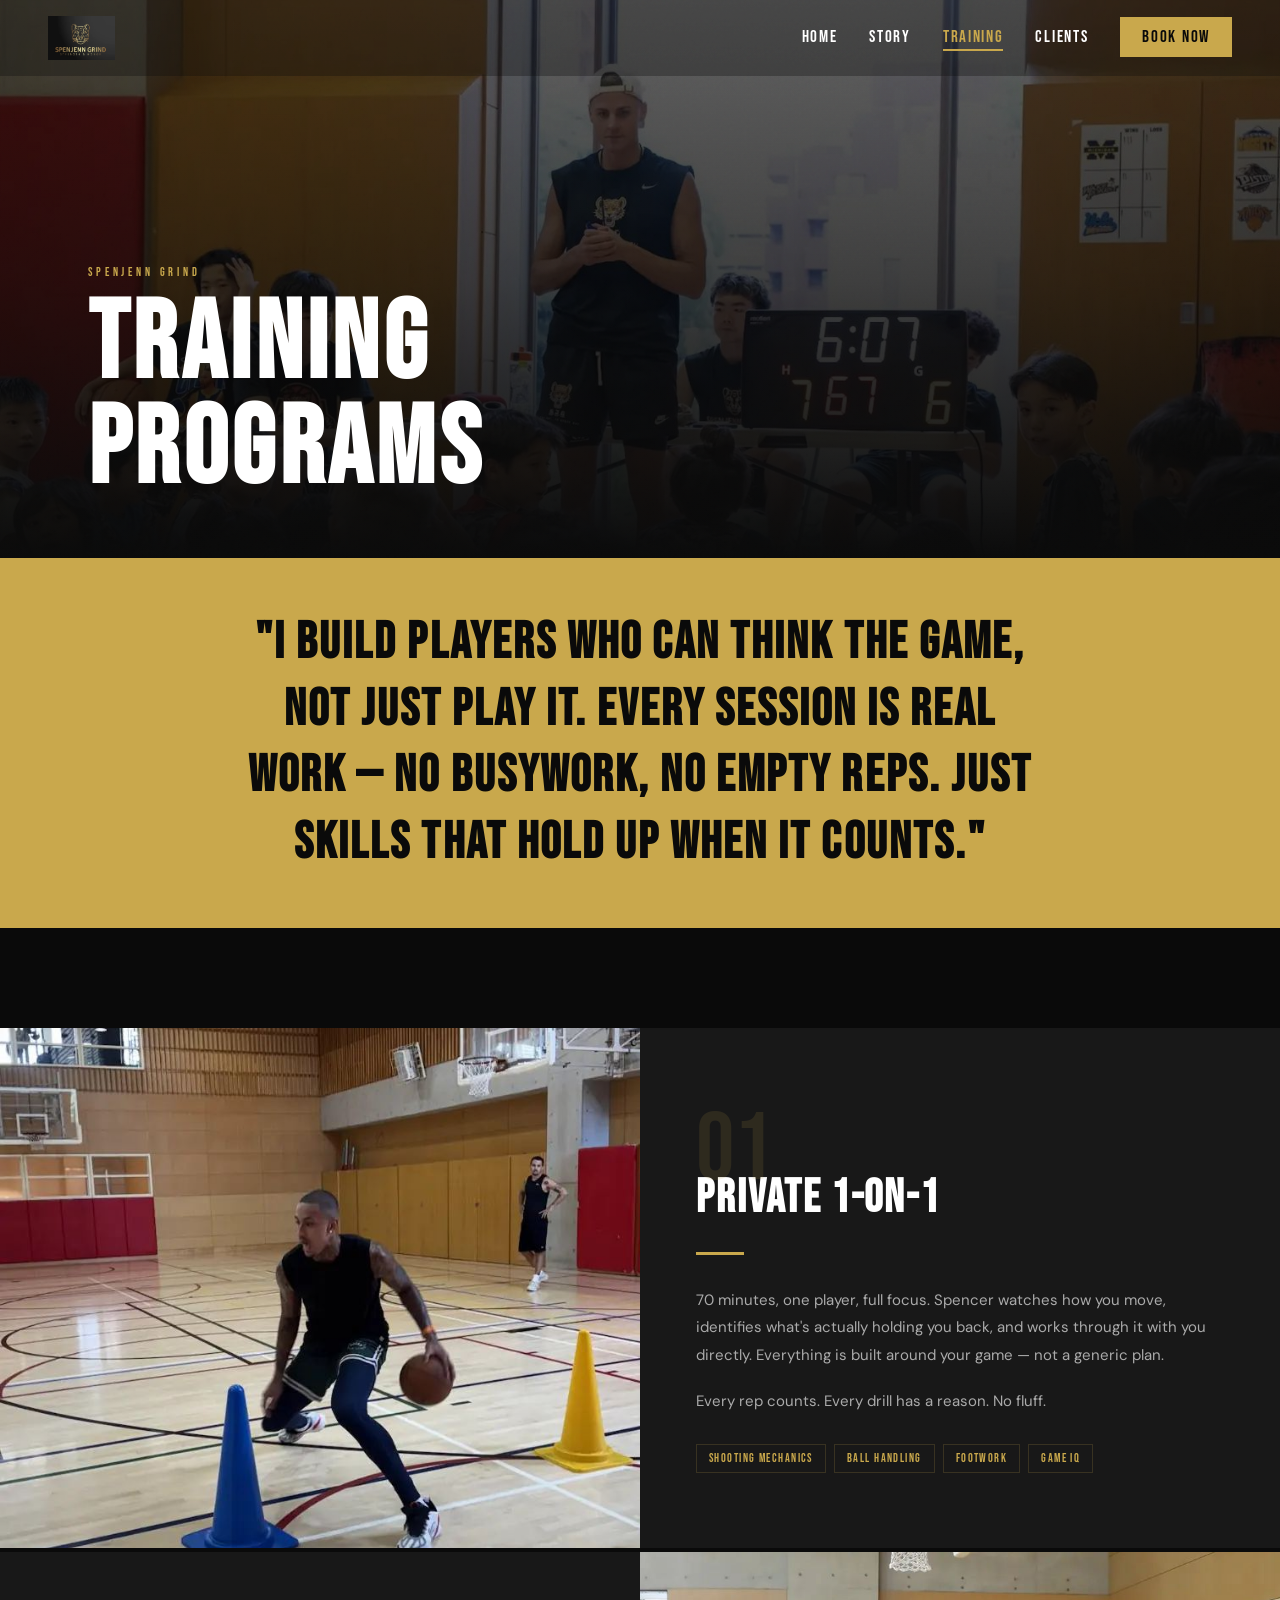
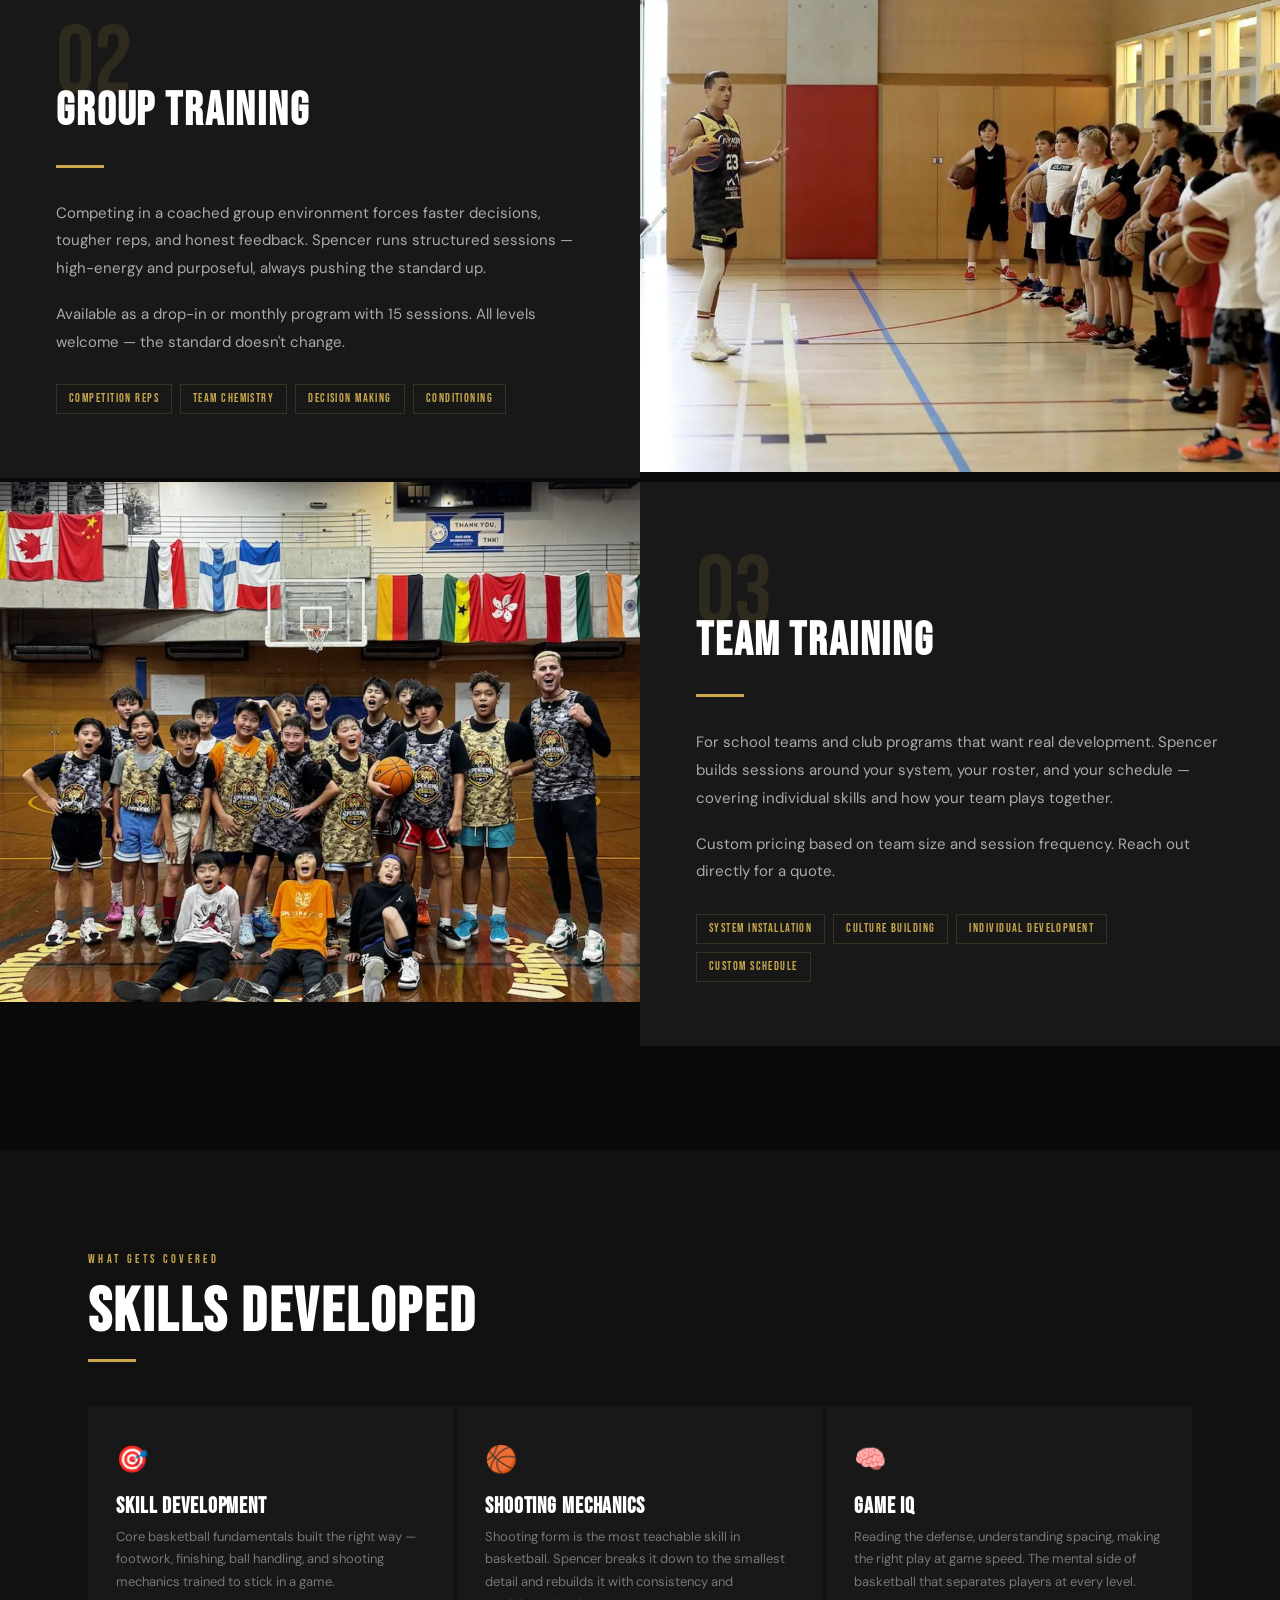
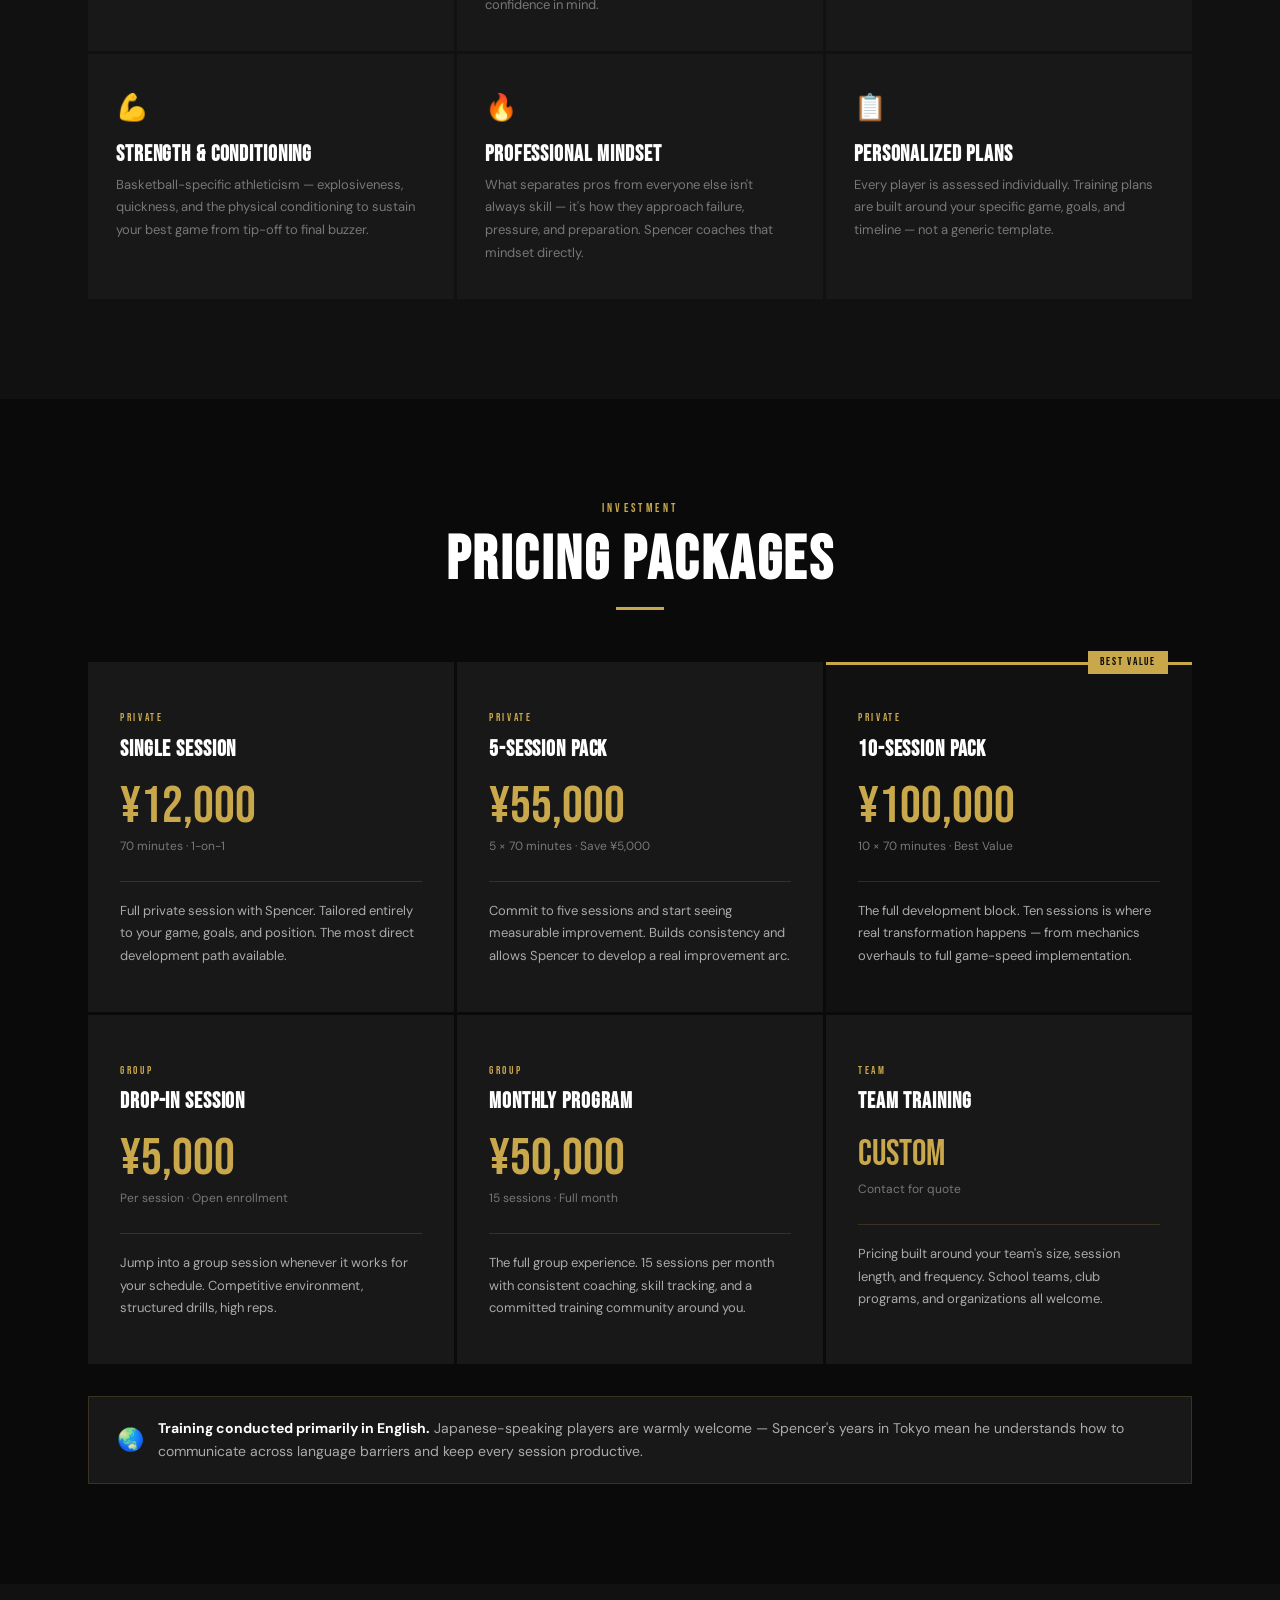
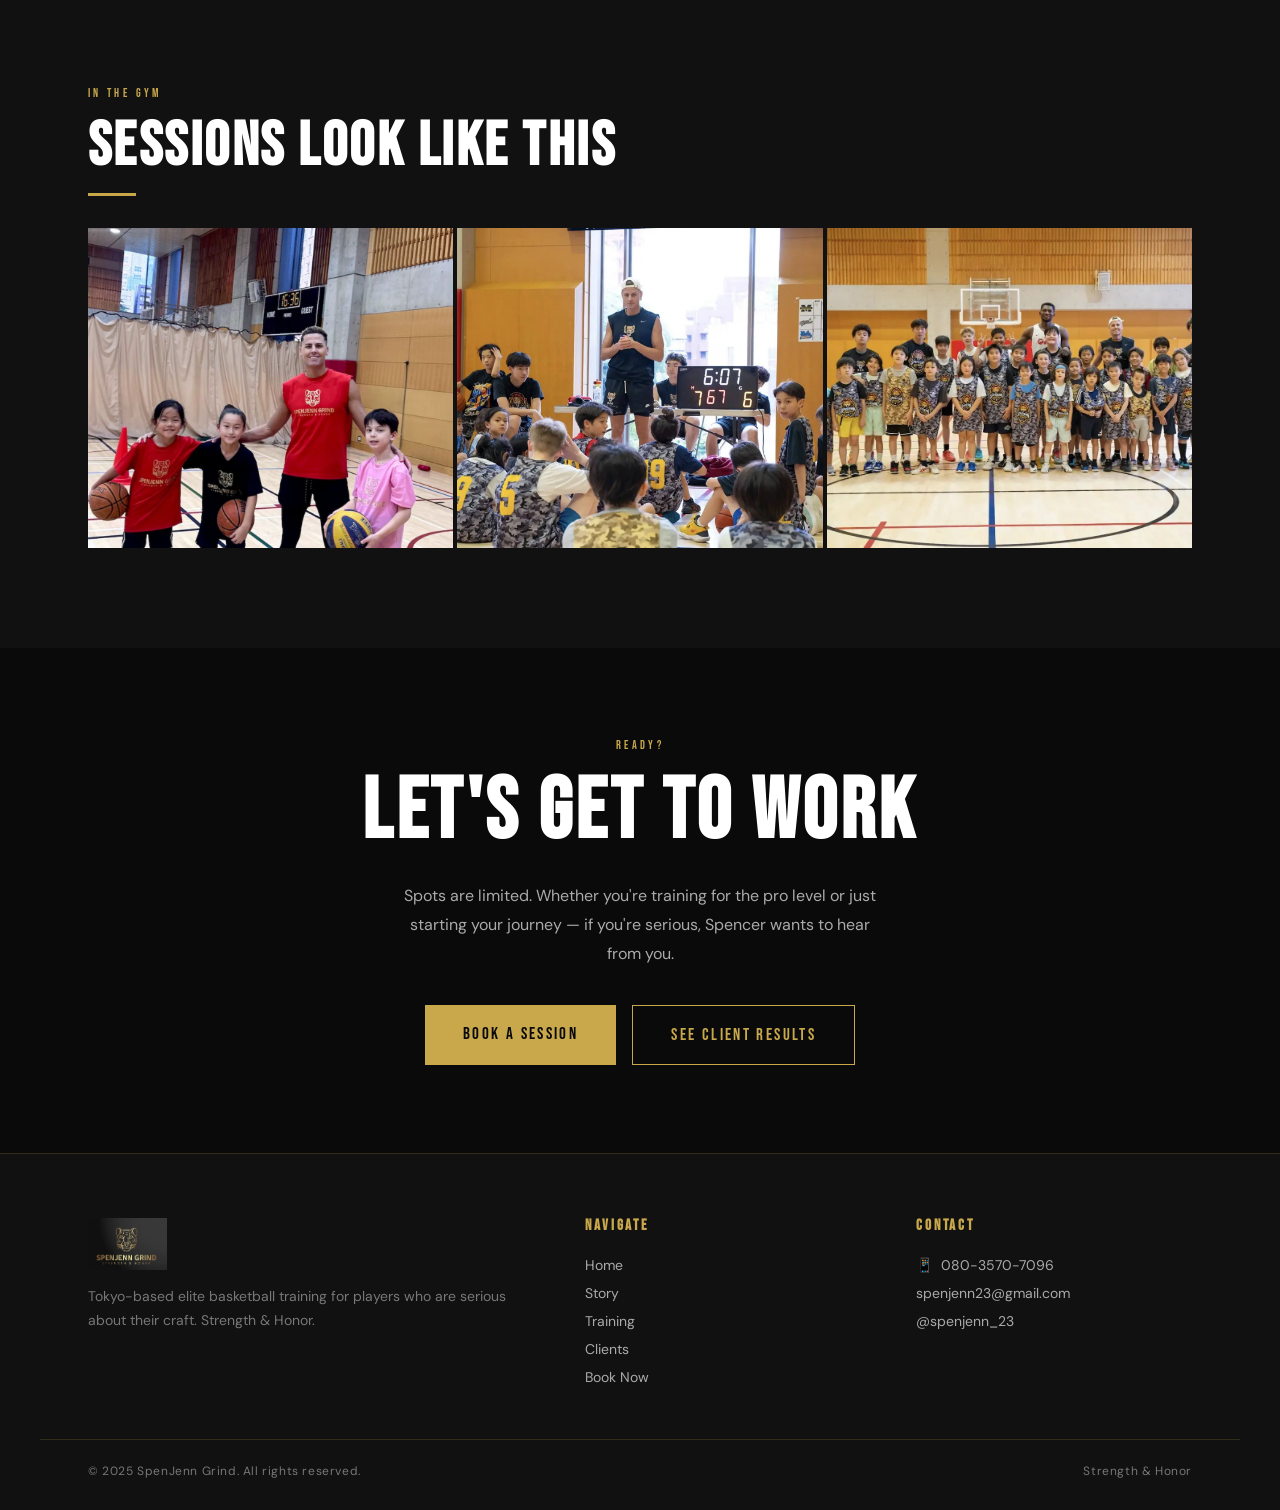
<file: SpenJenn/training.html>
<!DOCTYPE html>
<html lang="en">
<head>
  <meta charset="UTF-8">
  <meta name="viewport" content="width=device-width, initial-scale=1.0">
  <title>Training Programs — Spencer Jennings | SpenJenn Grind</title>
  <meta name="description" content="Private 1-on-1, group, and team basketball training in Tokyo with 3x3.EXE Champion Spencer Jennings. View programs and pricing.">
  <link rel="preconnect" href="https://fonts.googleapis.com">
  <link rel="preconnect" href="https://fonts.gstatic.com" crossorigin>
  <link rel="stylesheet" href="css/style.css">
  <link rel="icon" type="image/svg+xml" href="favicon.svg">
</head>
<body>

<!-- ── FLOATING CTA ── -->
<div class="float-cta" id="floatCta">
  <a href="book.html">Book a Session</a>
</div>

<!-- ── NAV ── -->
<nav class="nav scrolled" id="nav">
  <div class="nav-inner">
    <a href="index.html" class="nav-logo">
      <img src="logo+tagline.jpg" alt="SpenJenn Grind">
    </a>
    <ul class="nav-links">
      <li><a href="index.html">Home</a></li>
      <li><a href="story.html">Story</a></li>
      <li><a href="training.html" class="active">Training</a></li>
      <li><a href="clients.html">Clients</a></li>
      <li><a href="book.html" class="nav-cta-link">Book Now</a></li>
    </ul>
    <button class="nav-hamburger" id="hamburger" aria-label="Open menu">
      <span></span><span></span><span></span>
    </button>
  </div>
</nav>

<!-- ── MOBILE NAV ── -->
<div class="nav-mobile" id="mobileNav">
  <a href="index.html">Home</a>
  <a href="story.html">Story</a>
  <a href="training.html">Training</a>
  <a href="clients.html">Clients</a>
  <a href="book.html">Book Now</a>
</div>

<!-- ── PAGE HERO ── -->
<header class="page-hero" style="padding-top: var(--nav-h);">
  <div class="page-hero__bg" style="background-image: url('spenchencoaching1.jpg'); background-position: center 20%;"></div>
  <div class="page-hero__gradient"></div>
  <div class="page-hero__content container">
    <span class="page-hero__label">SpenJenn Grind</span>
    <h1 class="page-hero__title">TRAINING<br>PROGRAMS</h1>
  </div>
</header>

<!-- ── PHILOSOPHY BANNER ── -->
<div class="philosophy-banner">
  <h2>
    "I build players who can think the game, not just play it.
    Every session is real work — no busywork, no empty reps.
    Just skills that hold up when it counts."
  </h2>
</div>

<!-- ── TRAINING TYPES ── -->
<section class="training-types">

  <!-- Private 1-on-1 -->
  <div class="tt-block fade-in">
    <div class="tt-img">
      <img src="KuzmaTraining.jpg" alt="Private 1-on-1 training with Spencer Jennings" loading="lazy" style="object-position: center 45%;">
    </div>
    <div class="tt-content">
      <div class="tt-num">01</div>
      <h3>Private 1-on-1</h3>
      <div class="gold-bar"></div>
      <p>
        70 minutes, one player, full focus. Spencer watches how you move, identifies what's
        actually holding you back, and works through it with you directly. Everything is
        built around your game — not a generic plan.
      </p>
      <p>
        Every rep counts. Every drill has a reason. No fluff.
      </p>
      <div class="tt-tags">
        <span class="tt-tag">Shooting Mechanics</span>
        <span class="tt-tag">Ball Handling</span>
        <span class="tt-tag">Footwork</span>
        <span class="tt-tag">Game IQ</span>
      </div>
    </div>
  </div>

  <!-- Group Training -->
  <div class="tt-block tt-block--flip fade-in">
    <div class="tt-img">
      <img src="coachinggroup.jpg" alt="Group basketball training session" loading="lazy">
    </div>
    <div class="tt-content">
      <div class="tt-num">02</div>
      <h3>Group Training</h3>
      <div class="gold-bar"></div>
      <p>
        Competing in a coached group environment forces faster decisions, tougher reps,
        and honest feedback. Spencer runs structured sessions — high-energy and purposeful,
        always pushing the standard up.
      </p>
      <p>
        Available as a drop-in or monthly program with 15 sessions.
        All levels welcome — the standard doesn't change.
      </p>
      <div class="tt-tags">
        <span class="tt-tag">Competition Reps</span>
        <span class="tt-tag">Team Chemistry</span>
        <span class="tt-tag">Decision Making</span>
        <span class="tt-tag">Conditioning</span>
      </div>
    </div>
  </div>

  <!-- Team Training -->
  <div class="tt-block fade-in">
    <div class="tt-img">
      <img src="spenjengroupccoaching.jpg" alt="Team training with SpenJenn Grind" loading="lazy">
    </div>
    <div class="tt-content">
      <div class="tt-num">03</div>
      <h3>Team Training</h3>
      <div class="gold-bar"></div>
      <p>
        For school teams and club programs that want real development. Spencer builds
        sessions around your system, your roster, and your schedule — covering individual
        skills and how your team plays together.
      </p>
      <p>
        Custom pricing based on team size and session frequency.
        Reach out directly for a quote.
      </p>
      <div class="tt-tags">
        <span class="tt-tag">System Installation</span>
        <span class="tt-tag">Culture Building</span>
        <span class="tt-tag">Individual Development</span>
        <span class="tt-tag">Custom Schedule</span>
      </div>
    </div>
  </div>

</section>

<!-- ── SKILLS ── -->
<section class="skills">
  <div class="skills__inner">
    <div class="skills__head">
      <span class="section-label fade-in">What Gets Covered</span>
      <h2 class="section-title fade-in d1">Skills Developed</h2>
      <div class="gold-bar fade-in d2"></div>
    </div>
    <div class="skills-grid">
      <div class="skill-card fade-in">
        <div class="skill-icon">🎯</div>
        <h4>Skill Development</h4>
        <p>Core basketball fundamentals built the right way — footwork, finishing, ball handling, and shooting mechanics trained to stick in a game.</p>
      </div>
      <div class="skill-card fade-in d1">
        <div class="skill-icon">🏀</div>
        <h4>Shooting Mechanics</h4>
        <p>Shooting form is the most teachable skill in basketball. Spencer breaks it down to the smallest detail and rebuilds it with consistency and confidence in mind.</p>
      </div>
      <div class="skill-card fade-in d2">
        <div class="skill-icon">🧠</div>
        <h4>Game IQ</h4>
        <p>Reading the defense, understanding spacing, making the right play at game speed. The mental side of basketball that separates players at every level.</p>
      </div>
      <div class="skill-card fade-in">
        <div class="skill-icon">💪</div>
        <h4>Strength &amp; Conditioning</h4>
        <p>Basketball-specific athleticism — explosiveness, quickness, and the physical conditioning to sustain your best game from tip-off to final buzzer.</p>
      </div>
      <div class="skill-card fade-in d1">
        <div class="skill-icon">🔥</div>
        <h4>Professional Mindset</h4>
        <p>What separates pros from everyone else isn't always skill — it's how they approach failure, pressure, and preparation. Spencer coaches that mindset directly.</p>
      </div>
      <div class="skill-card fade-in d2">
        <div class="skill-icon">📋</div>
        <h4>Personalized Plans</h4>
        <p>Every player is assessed individually. Training plans are built around your specific game, goals, and timeline — not a generic template.</p>
      </div>
    </div>
  </div>
</section>

<!-- ── PRICING ── -->
<section class="pricing">
  <div class="pricing__inner">
    <div class="pricing__head">
      <span class="section-label fade-in">Investment</span>
      <h2 class="section-title fade-in d1">Pricing Packages</h2>
      <div class="gold-bar gold-bar--center fade-in d2"></div>
    </div>

    <div class="pricing-grid">

      <!-- Private Single -->
      <div class="price-card fade-in">
        <div class="price-type">Private</div>
        <h3 class="price-name">Single Session</h3>
        <div class="price-amount">¥12,000</div>
        <div class="price-dur">70 minutes · 1-on-1</div>
        <div class="price-divider"></div>
        <p>Full private session with Spencer. Tailored entirely to your game, goals, and position. The most direct development path available.</p>
      </div>

      <!-- 5 Pack -->
      <div class="price-card fade-in d1">
        <div class="price-type">Private</div>
        <h3 class="price-name">5-Session Pack</h3>
        <div class="price-amount">¥55,000</div>
        <div class="price-dur">5 × 70 minutes · Save ¥5,000</div>
        <div class="price-divider"></div>
        <p>Commit to five sessions and start seeing measurable improvement. Builds consistency and allows Spencer to develop a real improvement arc.</p>
      </div>

      <!-- 10 Pack -->
      <div class="price-card featured fade-in d2">
        <div class="price-type">Private</div>
        <h3 class="price-name">10-Session Pack</h3>
        <div class="price-amount">¥100,000</div>
        <div class="price-dur">10 × 70 minutes · Best Value</div>
        <div class="price-divider"></div>
        <p>The full development block. Ten sessions is where real transformation happens — from mechanics overhauls to full game-speed implementation.</p>
      </div>

      <!-- Group Drop-in -->
      <div class="price-card fade-in">
        <div class="price-type">Group</div>
        <h3 class="price-name">Drop-In Session</h3>
        <div class="price-amount">¥5,000</div>
        <div class="price-dur">Per session · Open enrollment</div>
        <div class="price-divider"></div>
        <p>Jump into a group session whenever it works for your schedule. Competitive environment, structured drills, high reps.</p>
      </div>

      <!-- Monthly Group -->
      <div class="price-card fade-in d1">
        <div class="price-type">Group</div>
        <h3 class="price-name">Monthly Program</h3>
        <div class="price-amount">¥50,000</div>
        <div class="price-dur">15 sessions · Full month</div>
        <div class="price-divider"></div>
        <p>The full group experience. 15 sessions per month with consistent coaching, skill tracking, and a committed training community around you.</p>
      </div>

      <!-- Team -->
      <div class="price-card fade-in d2">
        <div class="price-type">Team</div>
        <h3 class="price-name">Team Training</h3>
        <div class="price-amount" style="font-size: 36px; line-height: 1.2;">Custom</div>
        <div class="price-dur">Contact for quote</div>
        <div class="price-divider"></div>
        <p>Pricing built around your team's size, session length, and frequency. School teams, club programs, and organizations all welcome.</p>
      </div>

    </div><!-- /.pricing-grid -->

    <div class="lang-note fade-in" style="margin-top: 20px;">
      <span style="font-size: 22px;">🌏</span>
      <p>
        <strong>Training conducted primarily in English.</strong>
        Japanese-speaking players are warmly welcome — Spencer's years in Tokyo mean he understands
        how to communicate across language barriers and keep every session productive.
      </p>
    </div>

  </div>
</section>

<!-- ── ACTION PHOTOS ── -->
<section style="background: var(--dark); padding: var(--pad) 0;">
  <div style="max-width: var(--max-w); margin: 0 auto; padding: 0 48px;">
    <span class="section-label fade-in">In the Gym</span>
    <h2 class="section-title fade-in d1">Sessions Look Like This</h2>
    <div class="gold-bar fade-in d2"></div>
    <div style="display: grid; grid-template-columns: 1fr 1fr 1fr; gap: 4px; margin-top: 0;">
      <div style="overflow:hidden; height: 320px;">
        <img src="spenjencoaching.jpg" alt="Spencer Jennings coaching young players" loading="lazy"
             style="width:100%; height:100%; object-fit:cover; object-position:center top; transition: transform 0.5s;"
             onmouseover="this.style.transform='scale(1.04)'" onmouseout="this.style.transform=''">
      </div>
      <div style="overflow:hidden; height: 320px;">
        <img src="spenchencoaching1.jpg" alt="Spencer Jennings coaching session" loading="lazy"
             style="width:100%; height:100%; object-fit:cover; object-position:center top; transition: transform 0.5s;"
             onmouseover="this.style.transform='scale(1.04)'" onmouseout="this.style.transform=''">
      </div>
      <div style="overflow:hidden; height: 320px;">
        <img src="Spenjencoaching2.jpg" alt="SpenJenn Grind group training camp" loading="lazy"
             style="width:100%; height:100%; object-fit:cover; object-position:center top; transition: transform 0.5s;"
             onmouseover="this.style.transform='scale(1.04)'" onmouseout="this.style.transform=''">
      </div>
    </div>
  </div>
</section>

<!-- ── BOOK CTA ── -->
<section style="padding: 88px 48px; text-align: center; background: var(--black);">
  <span class="section-label fade-in" style="display:block; text-align:center; margin-bottom:12px;">Ready?</span>
  <h2 class="fade-in d1" style="font-size: clamp(40px, 7vw, 86px); color: var(--white); margin-bottom: 24px;">
    Let's Get to Work
  </h2>
  <p class="fade-in d2" style="color: var(--muted-2); font-size: 16px; max-width: 480px; margin: 0 auto 36px; line-height: 1.8;">
    Spots are limited. Whether you're training for the pro level or just starting your journey —
    if you're serious, Spencer wants to hear from you.
  </p>
  <div class="fade-in d3" style="display: flex; gap: 16px; justify-content: center; flex-wrap: wrap;">
    <a href="book.html" class="btn btn--gold">Book a Session</a>
    <a href="clients.html" class="btn btn--outline">See Client Results</a>
  </div>
</section>

<!-- ── FOOTER ── -->
<footer class="footer">
  <div class="footer-grid">
    <div class="footer-brand">
      <a href="index.html"><img src="logo+tagline.jpg" alt="SpenJenn Grind"></a>
      <p>Tokyo-based elite basketball training for players who are serious about their craft. Strength &amp; Honor.</p>
    </div>
    <div class="footer-col">
      <h4>Navigate</h4>
      <a href="index.html">Home</a>
      <a href="story.html">Story</a>
      <a href="training.html">Training</a>
      <a href="clients.html">Clients</a>
      <a href="book.html">Book Now</a>
    </div>
    <div class="footer-col">
      <h4>Contact</h4>
      <p>📱 &nbsp;080-3570-7096</p>
      <a href="mailto:spenjenn23@gmail.com">spenjenn23@gmail.com</a>
      <a href="https://instagram.com/spenjenn_23" target="_blank" rel="noopener noreferrer">@spenjenn_23</a>
    </div>
  </div>
  <div class="footer-bottom">
    <p>© 2025 SpenJenn Grind. All rights reserved.</p>
    <p>Strength &amp; Honor</p>
  </div>
</footer>

<script src="js/main.js"></script>
</body>
</html>
</file>
<file: css/style.css>
/* ============================================================
   SPENJENN GRIND — Global Stylesheet
   Fonts: Bebas Neue (headings) · DM Sans (body)
   Palette: #0a0a0a · #111 · #1a1a1a · #c9a84c (gold)
   ============================================================ */

@import url('https://fonts.googleapis.com/css2?family=Bebas+Neue&family=DM+Sans:ital,opsz,wght@0,9..40,300;0,9..40,400;0,9..40,500;0,9..40,600;1,9..40,400&display=swap');

/* ── Reset ── */
*, *::before, *::after { margin: 0; padding: 0; box-sizing: border-box; }

/* ── Variables ── */
:root {
  --black:         #0a0a0a;
  --dark:          #111111;
  --charcoal:      #181818;
  --charcoal-2:    #222222;
  --gold:          #c9a84c;
  --gold-light:    #dfc06e;
  --white:         #ffffff;
  --off-white:     #f0ede8;
  --muted:         #777777;
  --muted-2:       #aaaaaa;
  --border:        rgba(201,168,76,0.18);
  --nav-h:         76px;
  --max-w:         1200px;
  --pad:           100px;
}

/* ── Base ── */
html { scroll-behavior: smooth; }

body {
  background: var(--black);
  color: var(--white);
  font-family: 'DM Sans', sans-serif;
  font-size: 16px;
  line-height: 1.65;
  overflow-x: hidden;
}

::selection { background: var(--gold); color: var(--black); }

::-webkit-scrollbar { width: 5px; }
::-webkit-scrollbar-track { background: var(--dark); }
::-webkit-scrollbar-thumb { background: var(--gold); }

img { max-width: 100%; height: auto; display: block; }
a { color: inherit; text-decoration: none; }

h1, h2, h3, h4, h5 {
  font-family: 'Bebas Neue', sans-serif;
  letter-spacing: 0.04em;
  line-height: 1.05;
}

/* ── Utilities ── */
.container {
  max-width: var(--max-w);
  margin: 0 auto;
  padding: 0 48px;
}

.section { padding: var(--pad) 0; }
.section--dark { background: var(--dark); }
.section--charcoal { background: var(--charcoal); }

.section-label {
  font-family: 'Bebas Neue', sans-serif;
  font-size: 12px;
  letter-spacing: 0.28em;
  color: var(--gold);
  text-transform: uppercase;
  display: block;
  margin-bottom: 10px;
}

.section-title {
  font-size: clamp(36px, 5vw, 62px);
  color: var(--white);
}

.section-title--center { text-align: center; }

.gold-bar {
  width: 48px;
  height: 3px;
  background: var(--gold);
  margin: 14px 0 32px;
}
.gold-bar--center { margin: 14px auto 32px; }

/* ── Buttons ── */
.btn {
  display: inline-block;
  font-family: 'Bebas Neue', sans-serif;
  font-size: 17px;
  letter-spacing: 0.14em;
  padding: 15px 38px;
  transition: all 0.22s ease;
  cursor: pointer;
  border: none;
  white-space: nowrap;
}

.btn--gold {
  background: var(--gold);
  color: var(--black);
}
.btn--gold:hover {
  background: var(--gold-light);
  transform: translateY(-2px);
  box-shadow: 0 8px 32px rgba(201,168,76,0.28);
}

.btn--outline {
  background: transparent;
  color: var(--gold);
  border: 1.5px solid var(--gold);
}
.btn--outline:hover {
  background: var(--gold);
  color: var(--black);
  transform: translateY(-2px);
}

/* ── Scroll Fade-in ── */
.fade-in {
  opacity: 0;
  transform: translateY(28px);
  transition: opacity 0.72s ease, transform 0.72s ease;
}
.fade-in.visible { opacity: 1; transform: translateY(0); }
.fade-in.d1 { transition-delay: 0.08s; }
.fade-in.d2 { transition-delay: 0.18s; }
.fade-in.d3 { transition-delay: 0.28s; }
.fade-in.d4 { transition-delay: 0.38s; }

/* ============================================================
   NAVIGATION
   ============================================================ */
.nav {
  position: fixed;
  top: 0; left: 0; right: 0;
  z-index: 1000;
  height: var(--nav-h);
  display: flex;
  align-items: center;
  padding: 0 48px;
  background: rgba(10,10,10,0.3);
  transition: background 0.35s ease, border-color 0.35s ease;
  border-bottom: 1px solid transparent;
}

.nav.scrolled {
  background: rgba(10,10,10,0.97);
  border-bottom-color: var(--border);
  backdrop-filter: blur(12px);
}

.nav-inner {
  width: 100%;
  max-width: var(--max-w);
  margin: 0 auto;
  display: flex;
  align-items: center;
  justify-content: space-between;
}

.nav-logo img {
  height: 44px;
  width: auto;
}

.nav-links {
  display: flex;
  align-items: center;
  gap: 32px;
  list-style: none;
}

.nav-links a {
  font-family: 'Bebas Neue', sans-serif;
  font-size: 17px;
  letter-spacing: 0.1em;
  color: var(--white);
  transition: color 0.2s;
  position: relative;
}

.nav-links a::after {
  content: '';
  position: absolute;
  bottom: -4px; left: 0;
  width: 0; height: 2px;
  background: var(--gold);
  transition: width 0.28s ease;
}

.nav-links a:hover,
.nav-links a.active { color: var(--gold); }
.nav-links a:hover::after,
.nav-links a.active::after { width: 100%; }

.nav-cta-link {
  background: var(--gold) !important;
  color: var(--black) !important;
  padding: 10px 22px;
  font-family: 'Bebas Neue', sans-serif;
  letter-spacing: 0.12em;
  transition: background 0.2s !important;
}
.nav-cta-link:hover { background: var(--gold-light) !important; }
.nav-cta-link::after { display: none !important; }

/* Hamburger */
.nav-hamburger {
  display: none;
  flex-direction: column;
  gap: 5px;
  cursor: pointer;
  padding: 4px;
  background: none;
  border: none;
}
.nav-hamburger span {
  display: block;
  width: 25px; height: 2px;
  background: var(--white);
  transition: all 0.28s;
}
.nav-hamburger.open span:nth-child(1) { transform: rotate(45deg) translate(5px,5px); }
.nav-hamburger.open span:nth-child(2) { opacity: 0; }
.nav-hamburger.open span:nth-child(3) { transform: rotate(-45deg) translate(5px,-5px); }

/* Mobile Nav */
.nav-mobile {
  position: fixed;
  top: var(--nav-h); left: 0; right: 0;
  background: rgba(10,10,10,0.98);
  border-bottom: 1px solid var(--border);
  z-index: 999;
  padding: 28px 40px 36px;
  flex-direction: column;
  gap: 22px;
  display: none;
  backdrop-filter: blur(12px);
}
.nav-mobile.open { display: flex; }
.nav-mobile a {
  font-family: 'Bebas Neue', sans-serif;
  font-size: 30px;
  letter-spacing: 0.1em;
  color: var(--white);
  transition: color 0.2s;
}
.nav-mobile a:hover { color: var(--gold); }

/* ============================================================
   FOOTER
   ============================================================ */
.footer {
  background: var(--dark);
  border-top: 1px solid var(--border);
  padding: 64px 0 28px;
}

.footer-grid {
  max-width: var(--max-w);
  margin: 0 auto;
  padding: 0 48px;
  display: grid;
  grid-template-columns: 1.6fr 1fr 1fr;
  gap: 56px;
  margin-bottom: 48px;
}

.footer-brand img {
  height: 52px;
  width: auto;
  margin-bottom: 14px;
}

.footer-brand p {
  color: var(--muted);
  font-size: 14px;
  line-height: 1.75;
  margin-top: 10px;
}

.footer-col h4 {
  font-family: 'Bebas Neue', sans-serif;
  font-size: 15px;
  letter-spacing: 0.18em;
  color: var(--gold);
  margin-bottom: 18px;
}

.footer-col a,
.footer-col p {
  display: block;
  color: var(--muted-2);
  font-size: 14px;
  line-height: 2;
  transition: color 0.2s;
}
.footer-col a:hover { color: var(--gold); }

.footer-bottom {
  max-width: var(--max-w);
  margin: 0 auto;
  padding: 22px 48px 0;
  border-top: 1px solid var(--border);
  display: flex;
  align-items: center;
  justify-content: space-between;
}
.footer-bottom p { font-size: 12px; color: var(--muted); letter-spacing: 0.05em; }

/* ============================================================
   PAGE HERO (sub-pages)
   ============================================================ */
.page-hero {
  position: relative;
  height: 62vh;
  min-height: 420px;
  display: flex;
  align-items: flex-end;
  overflow: hidden;
  margin-top: 0;
}

.page-hero__bg {
  position: absolute;
  inset: 0;
  background-size: cover;
  background-position: center top;
  filter: brightness(0.38);
  transform: scale(1.04);
}

.page-hero__gradient {
  position: absolute;
  inset: 0;
  background: linear-gradient(to top, var(--black) 0%, rgba(10,10,10,0.4) 50%, transparent 100%);
}

.page-hero__content {
  position: relative;
  z-index: 2;
  padding: 0 48px 56px;
  width: 100%;
  max-width: var(--max-w);
  margin: 0 auto;
}

.page-hero__label {
  font-family: 'Bebas Neue', sans-serif;
  font-size: 12px;
  letter-spacing: 0.32em;
  color: var(--gold);
  display: block;
  margin-bottom: 10px;
}

.page-hero__title {
  font-size: clamp(52px, 9vw, 110px);
  line-height: 0.95;
  color: var(--white);
}

/* ============================================================
   HOME — HERO
   ============================================================ */
.hero {
  position: relative;
  height: 100vh;
  min-height: 720px;
  display: flex;
  align-items: center;
  overflow: hidden;
}

.hero__bg {
  position: absolute;
  inset: 0;
  background-size: cover;
  background-position: center 18%;
  filter: brightness(0.42);
  transform: scale(1.06);
  animation: zoomOut 9s ease-out forwards;
}

@keyframes zoomOut {
  from { transform: scale(1.06); }
  to   { transform: scale(1); }
}

.hero__overlay {
  position: absolute;
  inset: 0;
  background: linear-gradient(
    to right,
    rgba(10,10,10,0.88) 0%,
    rgba(10,10,10,0.55) 55%,
    rgba(10,10,10,0.18) 100%
  );
}

.hero__content {
  position: relative;
  z-index: 2;
  max-width: var(--max-w);
  margin: 0 auto;
  padding: 0 48px;
  padding-top: calc(var(--nav-h) + 20px);
}

.hero__label {
  font-family: 'Bebas Neue', sans-serif;
  font-size: 13px;
  letter-spacing: 0.32em;
  color: var(--gold);
  display: block;
  margin-bottom: 18px;
  opacity: 0;
  animation: riseUp 0.8s 0.3s ease forwards;
}

.hero__name {
  font-size: clamp(60px, 11vw, 138px);
  line-height: 0.88;
  color: var(--white);
  opacity: 0;
  animation: riseUp 0.85s 0.5s ease forwards;
}

.hero__sub {
  font-family: 'DM Sans', sans-serif;
  font-size: clamp(13px, 1.4vw, 17px);
  font-weight: 300;
  color: var(--muted-2);
  letter-spacing: 0.06em;
  margin-top: 22px;
  opacity: 0;
  animation: riseUp 0.8s 0.75s ease forwards;
}

.hero__actions {
  display: flex;
  align-items: center;
  gap: 18px;
  margin-top: 38px;
  opacity: 0;
  animation: riseUp 0.8s 1s ease forwards;
}

@keyframes riseUp {
  from { opacity: 0; transform: translateY(28px); }
  to   { opacity: 1; transform: translateY(0); }
}

/* ── Stats Bar ── */
.stats-bar {
  background: var(--gold);
  padding: 0 48px;
}

.stats-bar__inner {
  max-width: var(--max-w);
  margin: 0 auto;
  display: grid;
  grid-template-columns: repeat(4, 1fr);
}

.stat-item {
  padding: 22px 16px;
  text-align: center;
  border-right: 1px solid rgba(0,0,0,0.12);
}
.stat-item:last-child { border-right: none; }

.stat-num {
  font-family: 'Bebas Neue', sans-serif;
  font-size: 38px;
  color: var(--black);
  line-height: 1;
  letter-spacing: 0.03em;
}
.stat-lbl {
  font-size: 11px;
  font-weight: 600;
  letter-spacing: 0.12em;
  text-transform: uppercase;
  color: rgba(0,0,0,0.55);
  margin-top: 3px;
}

/* ── Intro (Home) ── */
.intro { padding: var(--pad) 0; }

.intro__inner {
  max-width: var(--max-w);
  margin: 0 auto;
  padding: 0 48px;
  display: grid;
  grid-template-columns: 1fr 1fr;
  gap: 80px;
  align-items: center;
}

.intro__img-wrap {
  position: relative;
}

.intro__img-wrap img {
  width: 100%;
  height: 620px;
  object-fit: cover;
  object-position: center 15%;
}

.intro__img-wrap::after {
  content: '';
  position: absolute;
  bottom: 0; left: 0; right: 0;
  height: 3px;
  background: var(--gold);
}

.intro__text blockquote {
  font-family: 'Bebas Neue', sans-serif;
  font-size: clamp(26px, 2.6vw, 36px);
  color: var(--gold);
  line-height: 1.25;
  padding-left: 22px;
  border-left: 3px solid var(--gold);
  margin: 28px 0 26px;
}

.intro__text p {
  color: var(--muted-2);
  font-size: 15px;
  line-height: 1.85;
  margin-bottom: 22px;
}

/* ── Training Preview Cards (Home) ── */
.training-preview { background: var(--dark); padding: var(--pad) 0; }

.training-preview__head {
  text-align: center;
  padding: 0 48px;
  margin-bottom: 52px;
}

.t-cards {
  display: grid;
  grid-template-columns: repeat(3,1fr);
  gap: 3px;
  max-width: var(--max-w);
  margin: 0 auto 44px;
  padding: 0 48px;
}

.t-card {
  position: relative;
  height: 500px;
  overflow: hidden;
  cursor: default;
}

.t-card__bg {
  position: absolute;
  inset: 0;
  background-size: cover;
  background-position: center top;
  filter: brightness(0.42);
  transition: transform 0.55s ease, filter 0.55s ease;
}

.t-card:hover .t-card__bg {
  transform: scale(1.06);
  filter: brightness(0.28);
}

.t-card__body {
  position: absolute;
  bottom: 0; left: 0; right: 0;
  padding: 36px 30px;
  background: linear-gradient(to top, rgba(0,0,0,0.92) 0%, transparent 100%);
}

.t-card__rule {
  width: 36px; height: 2px;
  background: var(--gold);
  margin-bottom: 14px;
  transition: width 0.3s;
}
.t-card:hover .t-card__rule { width: 56px; }

.t-card__title {
  font-size: 30px;
  color: var(--white);
  margin-bottom: 10px;
}

.t-card__desc {
  font-size: 13px;
  color: var(--muted-2);
  line-height: 1.75;
  max-height: 0;
  overflow: hidden;
  transition: max-height 0.38s ease;
}
.t-card:hover .t-card__desc { max-height: 90px; }

.training-preview__cta { text-align: center; }

/* ── Testimonials (Home) ── */
.testimonials { padding: var(--pad) 0; background: var(--charcoal); }

.testimonials__inner {
  max-width: var(--max-w);
  margin: 0 auto;
  padding: 0 48px;
}

.testimonials__head { text-align: center; margin-bottom: 54px; }

.t-quotes {
  display: grid;
  grid-template-columns: 1fr 1fr;
  gap: 24px;
}

.t-quote {
  background: var(--dark);
  border: 1px solid var(--border);
  padding: 40px 36px;
  position: relative;
}

.t-quote::before {
  content: '"';
  font-family: 'Bebas Neue', sans-serif;
  font-size: 130px;
  color: var(--gold);
  opacity: 0.1;
  position: absolute;
  top: -18px; left: 22px;
  line-height: 1;
  pointer-events: none;
}

.t-quote__text {
  font-size: 14px;
  color: var(--muted-2);
  line-height: 1.85;
  margin-bottom: 28px;
  position: relative;
}

.t-quote__author {
  display: flex;
  align-items: center;
  gap: 14px;
}

.t-quote__author img {
  width: 50px; height: 50px;
  border-radius: 50%;
  object-fit: cover;
  object-position: center top;
  border: 2px solid var(--gold);
}

.t-quote__name {
  font-family: 'Bebas Neue', sans-serif;
  font-size: 18px;
  letter-spacing: 0.05em;
}

.t-quote__role {
  font-size: 12px;
  color: var(--gold);
  letter-spacing: 0.06em;
  margin-top: 2px;
}

/* ── Camp Dates (Home) ── */
.camp-dates { padding: var(--pad) 0; }

.camp-dates__inner {
  max-width: var(--max-w);
  margin: 0 auto;
  padding: 0 48px;
}

.camp-dates__head {
  display: flex;
  justify-content: space-between;
  align-items: flex-end;
  margin-bottom: 40px;
  flex-wrap: wrap;
  gap: 24px;
}

.camp-list { display: flex; flex-direction: column; gap: 3px; }

.camp-item {
  display: grid;
  grid-template-columns: 160px 1fr auto;
  align-items: center;
  gap: 24px;
  background: var(--charcoal);
  padding: 22px 30px;
  border-left: 3px solid var(--gold);
  transition: background 0.2s;
}
.camp-item:hover { background: var(--charcoal-2); }

.camp-date {
  font-family: 'Bebas Neue', sans-serif;
  font-size: 26px;
  color: var(--gold);
  letter-spacing: 0.04em;
}

.camp-info h4 {
  font-size: 18px;
  color: var(--white);
  margin-bottom: 3px;
}
.camp-info p { font-size: 13px; color: var(--muted); }

.camp-tag {
  font-family: 'Bebas Neue', sans-serif;
  font-size: 13px;
  letter-spacing: 0.12em;
  color: var(--gold);
  background: rgba(201,168,76,0.1);
  padding: 5px 14px;
  white-space: nowrap;
}

/* ============================================================
   STORY PAGE
   ============================================================ */

/* Timeline */
.timeline { padding: var(--pad) 0; }

.timeline__inner {
  max-width: var(--max-w);
  margin: 0 auto;
  padding: 0 48px;
}

.tl-entry {
  display: grid;
  grid-template-columns: 1fr 72px 1fr;
  margin-bottom: 88px;
}

/* LEFT variant: text in col1, media in col3 */
.tl-entry--left .tl-text  { grid-column: 1; grid-row: 1; padding-right: 40px; }
.tl-entry--left .tl-spine { grid-column: 2; grid-row: 1; }
.tl-entry--left .tl-media { grid-column: 3; grid-row: 1; }

/* RIGHT variant: media in col1, text in col3 */
.tl-entry--right .tl-media { grid-column: 1; grid-row: 1; }
.tl-entry--right .tl-spine { grid-column: 2; grid-row: 1; }
.tl-entry--right .tl-text  { grid-column: 3; grid-row: 1; padding-left: 40px; }

.tl-spine {
  display: flex;
  flex-direction: column;
  align-items: center;
}

.tl-dot {
  width: 18px; height: 18px;
  border-radius: 50%;
  background: var(--gold);
  margin-top: 44px;
  flex-shrink: 0;
  box-shadow: 0 0 0 5px rgba(201,168,76,0.18);
}

.tl-line {
  width: 2px;
  flex: 1;
  background: var(--border);
  margin-top: 10px;
}

.tl-era {
  font-family: 'Bebas Neue', sans-serif;
  font-size: 11px;
  letter-spacing: 0.3em;
  color: var(--gold);
  margin-bottom: 10px;
}

.tl-text h3 {
  font-size: clamp(30px, 4vw, 48px);
  color: var(--white);
  margin-bottom: 12px;
}

.tl-text p {
  color: var(--muted-2);
  font-size: 15px;
  line-height: 1.85;
}

.tl-media img {
  width: 100%;
  height: 320px;
  object-fit: cover;
  object-position: center top;
}

.tl-media--multi {
  display: grid;
  grid-template-columns: 1fr 1fr;
  gap: 4px;
}
.tl-media--multi img { height: 200px; }

.tl-media--trio {
  display: grid;
  grid-template-columns: 1fr 1fr;
  gap: 4px;
}
.tl-media--trio img:first-child {
  grid-column: 1 / -1;
  height: 220px;
}
.tl-media--trio img:not(:first-child) { height: 160px; }

/* Accolades */
.accolades { background: var(--dark); padding: var(--pad) 0; }

.accolades__inner {
  max-width: var(--max-w);
  margin: 0 auto;
  padding: 0 48px;
}

.accolades__head { text-align: center; margin-bottom: 52px; }

.accolades-grid {
  display: grid;
  grid-template-columns: repeat(3, 1fr);
  gap: 3px;
}

.acc-item {
  background: var(--charcoal);
  padding: 36px 28px;
  border-top: 3px solid var(--gold);
  transition: background 0.2s;
}
.acc-item:hover { background: var(--charcoal-2); }

.acc-item h4 {
  font-size: 19px;
  color: var(--gold);
  margin-bottom: 10px;
}
.acc-item p { font-size: 13px; color: var(--muted-2); line-height: 1.75; }

.win-photos {
  display: grid;
  grid-template-columns: 1fr 1fr;
  gap: 4px;
  max-width: var(--max-w);
  margin: 52px auto 0;
  padding: 0 48px;
}

.win-photo-wrap { position: relative; overflow: hidden; }

.win-photo-wrap img {
  width: 100%;
  height: 420px;
  object-fit: cover;
  object-position: center top;
  transition: transform 0.5s ease;
}
.win-photo-wrap:hover img { transform: scale(1.04); }

.win-photo-caption {
  position: absolute;
  bottom: 0; left: 0; right: 0;
  padding: 18px 22px;
  background: linear-gradient(to top, rgba(0,0,0,0.82) 0%, transparent 100%);
}
.win-photo-caption p {
  font-family: 'Bebas Neue', sans-serif;
  font-size: 17px;
  color: var(--white);
  letter-spacing: 0.06em;
}
.win-photo-caption span { font-size: 12px; color: var(--gold); }

/* ============================================================
   TRAINING PAGE
   ============================================================ */
.training-types { padding: var(--pad) 0; }

.tt-block {
  display: grid;
  grid-template-columns: 1fr 1fr;
  margin-bottom: 4px;
}
.tt-block--flip { direction: rtl; }
.tt-block--flip > * { direction: ltr; }

.tt-img {
  height: 520px;
  overflow: hidden;
}
.tt-img img {
  width: 100%;
  height: 100%;
  object-fit: cover;
  object-position: center top;
  transition: transform 0.5s ease;
}
.tt-img:hover img { transform: scale(1.04); }

.tt-content {
  background: var(--charcoal);
  padding: 64px 56px;
  display: flex;
  flex-direction: column;
  justify-content: center;
}

.tt-num {
  font-family: 'Bebas Neue', sans-serif;
  font-size: 96px;
  color: var(--gold);
  opacity: 0.12;
  line-height: 1;
  margin-bottom: -24px;
}

.tt-content h3 { font-size: 46px; color: var(--white); margin-bottom: 14px; }
.tt-content p  { font-size: 15px; color: var(--muted-2); line-height: 1.85; margin-bottom: 18px; }

.tt-tags { display: flex; flex-wrap: wrap; gap: 8px; margin-top: 10px; }
.tt-tag {
  font-family: 'Bebas Neue', sans-serif;
  font-size: 12px;
  letter-spacing: 0.12em;
  color: var(--gold);
  border: 1px solid var(--border);
  padding: 4px 12px;
}

/* Philosophy banner */
.philosophy-banner {
  background: var(--gold);
  padding: 52px 48px;
  text-align: center;
}
.philosophy-banner h2 {
  font-size: clamp(28px, 4vw, 52px);
  color: var(--black);
  line-height: 1.3;
  max-width: 800px;
  margin: 0 auto;
}

/* Skills */
.skills { background: var(--dark); padding: var(--pad) 0; }

.skills__inner {
  max-width: var(--max-w);
  margin: 0 auto;
  padding: 0 48px;
}

.skills__head { margin-bottom: 44px; }

.skills-grid {
  display: grid;
  grid-template-columns: repeat(3, 1fr);
  gap: 3px;
}

.skill-card {
  background: var(--charcoal);
  padding: 32px 28px;
  border-bottom: 2px solid transparent;
  transition: background 0.2s, border-color 0.2s;
}
.skill-card:hover { border-bottom-color: var(--gold); background: var(--charcoal-2); }

.skill-icon { font-size: 26px; margin-bottom: 14px; }
.skill-card h4 { font-size: 22px; color: var(--white); margin-bottom: 8px; }
.skill-card p  { font-size: 13px; color: var(--muted); line-height: 1.75; }

/* Pricing */
.pricing { padding: var(--pad) 0; }

.pricing__inner {
  max-width: var(--max-w);
  margin: 0 auto;
  padding: 0 48px;
}

.pricing__head { text-align: center; margin-bottom: 52px; }

.pricing-grid {
  display: grid;
  grid-template-columns: repeat(3, 1fr);
  gap: 3px;
  margin-bottom: 32px;
}

.price-card {
  background: var(--charcoal);
  padding: 44px 32px;
  border-top: 3px solid transparent;
  position: relative;
  transition: background 0.2s, border-color 0.2s;
}
.price-card:hover { background: var(--charcoal-2); border-top-color: var(--gold); }

.price-card.featured {
  background: var(--dark);
  border-top: 3px solid var(--gold);
}
.price-card.featured::before {
  content: 'BEST VALUE';
  position: absolute;
  top: -14px; right: 24px;
  background: var(--gold);
  color: var(--black);
  font-family: 'Bebas Neue', sans-serif;
  font-size: 11px;
  letter-spacing: 0.16em;
  padding: 2px 12px;
}

.price-type {
  font-family: 'Bebas Neue', sans-serif;
  font-size: 11px;
  letter-spacing: 0.24em;
  color: var(--gold);
  margin-bottom: 10px;
}
.price-name { font-size: 22px; color: var(--white); margin-bottom: 20px; }
.price-amount {
  font-family: 'Bebas Neue', sans-serif;
  font-size: 52px;
  color: var(--gold);
  line-height: 1;
  margin-bottom: 4px;
}
.price-dur { font-size: 12px; color: var(--muted); margin-bottom: 24px; }
.price-divider { height: 1px; background: var(--border); margin-bottom: 18px; }
.price-card p { font-size: 13px; color: var(--muted-2); line-height: 1.75; }

.lang-note {
  background: var(--charcoal);
  border: 1px solid var(--border);
  padding: 20px 28px;
  display: flex;
  align-items: center;
  gap: 14px;
}
.lang-note p { font-size: 14px; color: var(--muted-2); }
.lang-note strong { color: var(--white); }

/* ============================================================
   CLIENTS PAGE
   ============================================================ */
.clients-section { padding: var(--pad) 0; }
.clients-section.alt { background: var(--dark); }

.clients-section__inner {
  max-width: var(--max-w);
  margin: 0 auto;
  padding: 0 48px;
}

.clients-section__head { margin-bottom: 40px; }

/* NBA photos grid */
.nba-grid {
  display: grid;
  grid-template-columns: 1fr 1fr;
  gap: 4px;
  margin-bottom: 40px;
}

.nba-photo {
  position: relative;
  overflow: hidden;
  height: 420px;
}
.nba-photo img {
  width: 100%;
  height: 100%;
  object-fit: cover;
  object-position: center top;
  transition: transform 0.5s;
}
.nba-photo:hover img { transform: scale(1.04); }

.nba-caption {
  position: absolute;
  bottom: 0; left: 0; right: 0;
  padding: 18px 22px;
  background: linear-gradient(to top, rgba(0,0,0,0.85) 0%, transparent 100%);
}
.nba-caption h4 { font-size: 20px; color: var(--white); }
.nba-caption p  { font-size: 12px; color: var(--gold); letter-spacing: 0.06em; }

/* Roster list */
.roster {
  display: grid;
  grid-template-columns: 1fr 1fr;
  gap: 3px;
}

.roster-item {
  background: var(--charcoal);
  padding: 18px 24px;
  display: flex;
  align-items: center;
  gap: 14px;
  transition: background 0.2s;
}
.roster-item:hover { background: var(--charcoal-2); }

.roster-dot {
  width: 5px; height: 5px;
  border-radius: 50%;
  background: var(--gold);
  flex-shrink: 0;
}

.roster-item h4 { font-size: 17px; color: var(--white); }
.roster-item p  { font-size: 12px; color: var(--gold); letter-spacing: 0.05em; }

/* ── Testimonials (full, Clients page) ── */
.testi-full { padding: var(--pad) 0; background: var(--charcoal); }

.testi-full__inner {
  max-width: var(--max-w);
  margin: 0 auto;
  padding: 0 48px;
}

.testi-full__head { text-align: center; margin-bottom: 52px; }

.testi-cards {
  display: grid;
  grid-template-columns: 1fr 1fr;
  gap: 24px;
}

.testi-card {
  background: var(--dark);
  border: 1px solid var(--border);
  padding: 44px 38px;
  position: relative;
}
.testi-card::before {
  content: '"';
  font-family: 'Bebas Neue', sans-serif;
  font-size: 140px;
  color: var(--gold);
  opacity: 0.09;
  position: absolute;
  top: -16px; left: 22px;
  line-height: 1;
}

.testi-card__text {
  font-size: 15px;
  color: var(--muted-2);
  line-height: 1.9;
  margin-bottom: 30px;
  position: relative;
}

.testi-card__author { display: flex; align-items: center; gap: 16px; }

.testi-card__author img {
  width: 56px; height: 56px;
  border-radius: 50%;
  object-fit: cover;
  object-position: center top;
  border: 2px solid var(--gold);
}

.testi-card__name {
  font-family: 'Bebas Neue', sans-serif;
  font-size: 20px;
  letter-spacing: 0.05em;
}
.testi-card__role { font-size: 12px; color: var(--gold); letter-spacing: 0.06em; margin-top: 2px; }

/* ============================================================
   BOOK / CONTACT PAGE
   ============================================================ */
.book-section { padding: var(--pad) 0; }

.book-section__inner {
  max-width: var(--max-w);
  margin: 0 auto;
  padding: 0 48px;
  display: grid;
  grid-template-columns: 1fr 1fr;
  gap: 88px;
}

/* Contact Form */
.contact-form { display: flex; flex-direction: column; gap: 18px; }

.form-head { margin-bottom: 8px; }
.form-head h2 { font-size: 42px; color: var(--white); }
.form-head p  { color: var(--muted-2); font-size: 15px; margin-top: 6px; }

.form-group { display: flex; flex-direction: column; gap: 7px; }

.form-group label {
  font-family: 'Bebas Neue', sans-serif;
  font-size: 13px;
  letter-spacing: 0.18em;
  color: var(--gold);
}

.form-group input,
.form-group textarea,
.form-group select {
  background: var(--charcoal);
  border: 1px solid var(--border);
  color: var(--white);
  padding: 13px 16px;
  font-family: 'DM Sans', sans-serif;
  font-size: 15px;
  outline: none;
  transition: border-color 0.2s;
}
.form-group input:focus,
.form-group textarea:focus { border-color: var(--gold); }
.form-group textarea { resize: vertical; min-height: 150px; }
.form-group input::placeholder,
.form-group textarea::placeholder { color: var(--muted); }

/* Contact Details */
.contact-info h3 { font-size: 38px; color: var(--white); margin-bottom: 30px; }

.contact-detail {
  display: flex;
  align-items: flex-start;
  gap: 16px;
  padding: 22px 0;
  border-bottom: 1px solid var(--border);
}
.contact-detail:last-child { border-bottom: none; }

.cd-icon { font-size: 22px; color: var(--gold); margin-top: 2px; }

.cd-label {
  font-family: 'Bebas Neue', sans-serif;
  font-size: 12px;
  letter-spacing: 0.22em;
  color: var(--gold);
  margin-bottom: 4px;
}

.cd-value,
.cd-value a {
  font-size: 15px;
  color: var(--muted-2);
  transition: color 0.2s;
}
.cd-value a:hover { color: var(--gold); }

/* Camp Schedule (full) */
.camp-schedule { background: var(--dark); padding: var(--pad) 0; }

.camp-schedule__inner {
  max-width: var(--max-w);
  margin: 0 auto;
  padding: 0 48px;
}
.camp-schedule__head { margin-bottom: 44px; }

.camp-group { margin-bottom: 40px; }
.camp-group h3 {
  font-size: 26px;
  color: var(--gold);
  margin-bottom: 14px;
  padding-bottom: 12px;
  border-bottom: 1px solid var(--border);
}

/* ============================================================
   RESPONSIVE
   ============================================================ */
@media (max-width: 1024px) {
  :root { --pad: 80px; }
  .intro__inner { gap: 52px; }
  .tt-content { padding: 48px 40px; }
  .pricing-grid { grid-template-columns: 1fr 1fr; }
}

@media (max-width: 768px) {
  :root { --pad: 60px; --nav-h: 64px; }

  .nav, .nav-mobile { padding-left: 20px; padding-right: 20px; }
  .nav-links { display: none; }
  .nav-hamburger { display: flex; }

  .container,
  .camp-dates__inner,
  .testimonials__inner,
  .accolades__inner,
  .skills__inner,
  .pricing__inner,
  .clients-section__inner,
  .book-section__inner,
  .camp-schedule__inner,
  .footer-grid,
  .intro__inner,
  .timeline__inner,
  .testi-full__inner,
  .win-photos,
  .t-cards { padding: 0 20px; }

  .page-hero__content { padding: 0 20px 40px; }

  .stats-bar { padding: 0 20px; }
  .stats-bar__inner { grid-template-columns: 1fr 1fr; }
  .stat-item { border-right: none; border-bottom: 1px solid rgba(0,0,0,0.12); }
  .stat-item:nth-child(odd) { border-right: 1px solid rgba(0,0,0,0.12); }
  .stat-item:nth-last-child(-n+2) { border-bottom: none; }

  .intro__inner { grid-template-columns: 1fr; }
  .intro__img-wrap img { height: 380px; }

  .t-cards { grid-template-columns: 1fr; }
  .t-card { height: 360px; }

  .t-quotes { grid-template-columns: 1fr; }

  .camp-dates__head { flex-direction: column; align-items: flex-start; }
  .camp-item { grid-template-columns: 1fr; gap: 8px; }

  /* Timeline — collapse to single column */
  .tl-entry { grid-template-columns: 1fr; }
  .tl-spine { display: none; }
  .tl-entry--left .tl-text,
  .tl-entry--right .tl-text {
    grid-column: 1; grid-row: 1;
    padding: 0; margin-bottom: 24px;
  }
  .tl-entry--left .tl-media,
  .tl-entry--right .tl-media {
    grid-column: 1; grid-row: 2;
  }

  .accolades-grid { grid-template-columns: 1fr 1fr; }
  .win-photos { grid-template-columns: 1fr; }
  .win-photo-wrap img { height: 260px; }

  .tt-block { grid-template-columns: 1fr; }
  .tt-block--flip { direction: ltr; }
  .tt-img { height: 300px; }
  .tt-content { padding: 36px 24px; }

  .skills-grid { grid-template-columns: 1fr 1fr; }
  .pricing-grid { grid-template-columns: 1fr; }

  .nba-grid { grid-template-columns: 1fr; }
  .nba-photo { height: 300px; }
  .roster { grid-template-columns: 1fr; }
  .testi-cards { grid-template-columns: 1fr; }

  .book-section__inner { grid-template-columns: 1fr; gap: 52px; }

  .footer-grid { grid-template-columns: 1fr; gap: 36px; }
  .footer-bottom { flex-direction: column; gap: 8px; text-align: center; }
}

@media (max-width: 480px) {
  .hero__name { font-size: 52px; }
  .hero__actions { flex-direction: column; align-items: flex-start; gap: 14px; }
  .accolades-grid { grid-template-columns: 1fr; }
  .skills-grid { grid-template-columns: 1fr; }
}

/* ============================================================
   PAGE ENTRANCE FLASH
   ============================================================ */
.page-intro {
  position: fixed;
  inset: 0;
  background: var(--black);
  z-index: 9999;
  display: flex;
  align-items: center;
  justify-content: center;
  animation: introFadeOut 0.55s ease 1.1s forwards;
  pointer-events: none;
}

.page-intro img {
  width: 200px;
  height: auto;
  opacity: 0;
  animation: introLogoIn 0.65s ease 0.2s forwards;
}

@keyframes introLogoIn {
  from { opacity: 0; transform: scale(0.94); }
  to   { opacity: 1; transform: scale(1); }
}

@keyframes introFadeOut {
  from { opacity: 1; visibility: visible; }
  to   { opacity: 0; visibility: hidden; }
}

/* ============================================================
   PREMIUM UPGRADES
   ============================================================ */

/* Film Grain overlay on hero sections */
.hero::after,
.page-hero::after {
  content: '';
  position: absolute;
  inset: 0;
  background-image: url("data:image/svg+xml,%3Csvg viewBox='0 0 200 200' xmlns='http://www.w3.org/2000/svg'%3E%3Cfilter id='n'%3E%3CfeTurbulence type='fractalNoise' baseFrequency='0.82' numOctaves='4' stitchTiles='stitch'/%3E%3C/filter%3E%3Crect width='100%25' height='100%25' filter='url(%23n)' opacity='1'/%3E%3C/svg%3E");
  opacity: 0.045;
  pointer-events: none;
  z-index: 5;
  mix-blend-mode: overlay;
}

/* Scrolling Marquee Ticker */
.ticker {
  background: var(--gold);
  overflow: hidden;
  padding: 11px 0;
  border-top: 1px solid rgba(0,0,0,0.12);
  border-bottom: 1px solid rgba(0,0,0,0.12);
}
.ticker__inner {
  display: flex;
  white-space: nowrap;
  width: max-content;
  animation: marquee 34s linear infinite;
}
.ticker__inner:hover { animation-play-state: paused; }
.ticker__text {
  font-family: 'Bebas Neue', sans-serif;
  font-size: 13px;
  letter-spacing: 0.24em;
  color: var(--black);
  display: inline-block;
  padding-right: 72px;
}
@keyframes marquee {
  from { transform: translateX(0); }
  to   { transform: translateX(-50%); }
}

/* Floating Book CTA */
.float-cta {
  position: fixed;
  bottom: 28px;
  right: 28px;
  z-index: 800;
  opacity: 0;
  transform: translateY(14px);
  transition: opacity 0.4s ease, transform 0.4s ease;
  pointer-events: none;
}
.float-cta.show {
  opacity: 1;
  transform: translateY(0);
  pointer-events: auto;
}
.float-cta a {
  display: flex;
  align-items: center;
  gap: 10px;
  background: var(--gold);
  color: var(--black);
  font-family: 'Bebas Neue', sans-serif;
  font-size: 16px;
  letter-spacing: 0.14em;
  padding: 15px 28px;
  box-shadow: 0 8px 36px rgba(201,168,76,0.42);
  transition: background 0.2s, transform 0.2s, box-shadow 0.2s;
}
.float-cta a:hover {
  background: var(--gold-light);
  transform: translateY(-2px);
  box-shadow: 0 12px 44px rgba(201,168,76,0.52);
}

/* Timeline multi-image — taller */
.tl-media--multi img { height: 250px; }

/* Wake Forest trio container needs dark bg for blend */
.tl-media--trio { background: var(--dark); }

/* Roster item left border on hover */
.roster-item {
  border-left: 2px solid transparent;
}
.roster-item:hover { border-left-color: var(--gold); }

/* Price cards lift on hover */
.price-card:hover {
  transform: translateY(-4px);
  box-shadow: 0 10px 40px rgba(0,0,0,0.4);
}

/* Skill cards bottom bar reveal */
.skill-card { position: relative; overflow: hidden; }
.skill-card::after {
  content: '';
  position: absolute;
  bottom: 0; left: 0;
  width: 0; height: 2px;
  background: var(--gold);
  transition: width 0.32s ease;
}
.skill-card:hover::after { width: 100%; }

/* Accolades lift */
.acc-item { transition: background 0.2s, transform 0.2s; }
.acc-item:hover { transform: translateY(-3px); }

@media (max-width: 768px) {
  .float-cta { bottom: 16px; right: 16px; }
  .float-cta a { padding: 13px 22px; font-size: 15px; }
}
</file>
<file: SpenJenn/css/style.css>
/* ============================================================
   SPENJENN GRIND — Global Stylesheet
   Fonts: Bebas Neue (headings) · DM Sans (body)
   Palette: #0a0a0a · #111 · #1a1a1a · #c9a84c (gold)
   ============================================================ */

@import url('https://fonts.googleapis.com/css2?family=Bebas+Neue&family=DM+Sans:ital,opsz,wght@0,9..40,300;0,9..40,400;0,9..40,500;0,9..40,600;1,9..40,400&display=swap');

/* ── Reset ── */
*, *::before, *::after { margin: 0; padding: 0; box-sizing: border-box; }

/* ── Variables ── */
:root {
  --black:         #0a0a0a;
  --dark:          #111111;
  --charcoal:      #181818;
  --charcoal-2:    #222222;
  --gold:          #c9a84c;
  --gold-light:    #dfc06e;
  --white:         #ffffff;
  --off-white:     #f0ede8;
  --muted:         #777777;
  --muted-2:       #aaaaaa;
  --border:        rgba(201,168,76,0.18);
  --nav-h:         76px;
  --max-w:         1200px;
  --pad:           100px;
}

/* ── Base ── */
html { scroll-behavior: smooth; }

body {
  background: var(--black);
  color: var(--white);
  font-family: 'DM Sans', sans-serif;
  font-size: 16px;
  line-height: 1.65;
  overflow-x: hidden;
}

::selection { background: var(--gold); color: var(--black); }

::-webkit-scrollbar { width: 5px; }
::-webkit-scrollbar-track { background: var(--dark); }
::-webkit-scrollbar-thumb { background: var(--gold); }

img { max-width: 100%; height: auto; display: block; }
a { color: inherit; text-decoration: none; }

h1, h2, h3, h4, h5 {
  font-family: 'Bebas Neue', sans-serif;
  letter-spacing: 0.04em;
  line-height: 1.05;
}

/* ── Utilities ── */
.container {
  max-width: var(--max-w);
  margin: 0 auto;
  padding: 0 48px;
}

.section { padding: var(--pad) 0; }
.section--dark { background: var(--dark); }
.section--charcoal { background: var(--charcoal); }

.section-label {
  font-family: 'Bebas Neue', sans-serif;
  font-size: 12px;
  letter-spacing: 0.28em;
  color: var(--gold);
  text-transform: uppercase;
  display: block;
  margin-bottom: 10px;
}

.section-title {
  font-size: clamp(36px, 5vw, 62px);
  color: var(--white);
}

.section-title--center { text-align: center; }

.gold-bar {
  width: 48px;
  height: 3px;
  background: var(--gold);
  margin: 14px 0 32px;
}
.gold-bar--center { margin: 14px auto 32px; }

/* ── Buttons ── */
.btn {
  display: inline-block;
  font-family: 'Bebas Neue', sans-serif;
  font-size: 17px;
  letter-spacing: 0.14em;
  padding: 15px 38px;
  transition: all 0.22s ease;
  cursor: pointer;
  border: none;
  white-space: nowrap;
}

.btn--gold {
  background: var(--gold);
  color: var(--black);
}
.btn--gold:hover {
  background: var(--gold-light);
  transform: translateY(-2px);
  box-shadow: 0 8px 32px rgba(201,168,76,0.28);
}

.btn--outline {
  background: transparent;
  color: var(--gold);
  border: 1.5px solid var(--gold);
}
.btn--outline:hover {
  background: var(--gold);
  color: var(--black);
  transform: translateY(-2px);
}

/* ── Scroll Fade-in ── */
.fade-in {
  opacity: 0;
  transform: translateY(28px);
  transition: opacity 0.72s ease, transform 0.72s ease;
}
.fade-in.visible { opacity: 1; transform: translateY(0); }
.fade-in.d1 { transition-delay: 0.08s; }
.fade-in.d2 { transition-delay: 0.18s; }
.fade-in.d3 { transition-delay: 0.28s; }
.fade-in.d4 { transition-delay: 0.38s; }

/* ============================================================
   NAVIGATION
   ============================================================ */
.nav {
  position: fixed;
  top: 0; left: 0; right: 0;
  z-index: 1000;
  height: var(--nav-h);
  display: flex;
  align-items: center;
  padding: 0 48px;
  background: rgba(10,10,10,0.3);
  transition: background 0.35s ease, border-color 0.35s ease;
  border-bottom: 1px solid transparent;
}

.nav.scrolled {
  background: rgba(10,10,10,0.97);
  border-bottom-color: var(--border);
  backdrop-filter: blur(12px);
}

.nav-inner {
  width: 100%;
  max-width: var(--max-w);
  margin: 0 auto;
  display: flex;
  align-items: center;
  justify-content: space-between;
}

.nav-logo img {
  height: 44px;
  width: auto;
}

.nav-links {
  display: flex;
  align-items: center;
  gap: 32px;
  list-style: none;
}

.nav-links a {
  font-family: 'Bebas Neue', sans-serif;
  font-size: 17px;
  letter-spacing: 0.1em;
  color: var(--white);
  transition: color 0.2s;
  position: relative;
}

.nav-links a::after {
  content: '';
  position: absolute;
  bottom: -4px; left: 0;
  width: 0; height: 2px;
  background: var(--gold);
  transition: width 0.28s ease;
}

.nav-links a:hover,
.nav-links a.active { color: var(--gold); }
.nav-links a:hover::after,
.nav-links a.active::after { width: 100%; }

.nav-cta-link {
  background: var(--gold) !important;
  color: var(--black) !important;
  padding: 10px 22px;
  font-family: 'Bebas Neue', sans-serif;
  letter-spacing: 0.12em;
  transition: background 0.2s !important;
}
.nav-cta-link:hover { background: var(--gold-light) !important; }
.nav-cta-link::after { display: none !important; }

/* Hamburger */
.nav-hamburger {
  display: none;
  flex-direction: column;
  gap: 5px;
  cursor: pointer;
  padding: 4px;
  background: none;
  border: none;
}
.nav-hamburger span {
  display: block;
  width: 25px; height: 2px;
  background: var(--white);
  transition: all 0.28s;
}
.nav-hamburger.open span:nth-child(1) { transform: rotate(45deg) translate(5px,5px); }
.nav-hamburger.open span:nth-child(2) { opacity: 0; }
.nav-hamburger.open span:nth-child(3) { transform: rotate(-45deg) translate(5px,-5px); }

/* Mobile Nav */
.nav-mobile {
  position: fixed;
  top: var(--nav-h); left: 0; right: 0;
  background: rgba(10,10,10,0.98);
  border-bottom: 1px solid var(--border);
  z-index: 999;
  padding: 28px 40px 36px;
  flex-direction: column;
  gap: 22px;
  display: none;
  backdrop-filter: blur(12px);
}
.nav-mobile.open { display: flex; }
.nav-mobile a {
  font-family: 'Bebas Neue', sans-serif;
  font-size: 30px;
  letter-spacing: 0.1em;
  color: var(--white);
  transition: color 0.2s;
}
.nav-mobile a:hover { color: var(--gold); }

/* ============================================================
   FOOTER
   ============================================================ */
.footer {
  background: var(--dark);
  border-top: 1px solid var(--border);
  padding: 64px 0 28px;
}

.footer-grid {
  max-width: var(--max-w);
  margin: 0 auto;
  padding: 0 48px;
  display: grid;
  grid-template-columns: 1.6fr 1fr 1fr;
  gap: 56px;
  margin-bottom: 48px;
}

.footer-brand img {
  height: 52px;
  width: auto;
  margin-bottom: 14px;
}

.footer-brand p {
  color: var(--muted);
  font-size: 14px;
  line-height: 1.75;
  margin-top: 10px;
}

.footer-col h4 {
  font-family: 'Bebas Neue', sans-serif;
  font-size: 15px;
  letter-spacing: 0.18em;
  color: var(--gold);
  margin-bottom: 18px;
}

.footer-col a,
.footer-col p {
  display: block;
  color: var(--muted-2);
  font-size: 14px;
  line-height: 2;
  transition: color 0.2s;
}
.footer-col a:hover { color: var(--gold); }

.footer-bottom {
  max-width: var(--max-w);
  margin: 0 auto;
  padding: 22px 48px 0;
  border-top: 1px solid var(--border);
  display: flex;
  align-items: center;
  justify-content: space-between;
}
.footer-bottom p { font-size: 12px; color: var(--muted); letter-spacing: 0.05em; }

/* ============================================================
   PAGE HERO (sub-pages)
   ============================================================ */
.page-hero {
  position: relative;
  height: 62vh;
  min-height: 420px;
  display: flex;
  align-items: flex-end;
  overflow: hidden;
  margin-top: 0;
}

.page-hero__bg {
  position: absolute;
  inset: 0;
  background-size: cover;
  background-position: center top;
  filter: brightness(0.38);
  transform: scale(1.04);
}

.page-hero__gradient {
  position: absolute;
  inset: 0;
  background: linear-gradient(to top, var(--black) 0%, rgba(10,10,10,0.4) 50%, transparent 100%);
}

.page-hero__content {
  position: relative;
  z-index: 2;
  padding: 0 48px 56px;
  width: 100%;
  max-width: var(--max-w);
  margin: 0 auto;
}

.page-hero__label {
  font-family: 'Bebas Neue', sans-serif;
  font-size: 12px;
  letter-spacing: 0.32em;
  color: var(--gold);
  display: block;
  margin-bottom: 10px;
}

.page-hero__title {
  font-size: clamp(52px, 9vw, 110px);
  line-height: 0.95;
  color: var(--white);
}

/* ============================================================
   HOME — HERO
   ============================================================ */
.hero {
  position: relative;
  height: 100vh;
  min-height: 720px;
  display: flex;
  align-items: center;
  overflow: hidden;
}

.hero__bg {
  position: absolute;
  inset: 0;
  background-size: cover;
  background-position: center 18%;
  filter: brightness(0.42);
  transform: scale(1.06);
  animation: zoomOut 9s ease-out forwards;
}

@keyframes zoomOut {
  from { transform: scale(1.06); }
  to   { transform: scale(1); }
}

.hero__overlay {
  position: absolute;
  inset: 0;
  background: linear-gradient(
    to right,
    rgba(10,10,10,0.88) 0%,
    rgba(10,10,10,0.55) 55%,
    rgba(10,10,10,0.18) 100%
  );
}

.hero__content {
  position: relative;
  z-index: 2;
  max-width: var(--max-w);
  margin: 0 auto;
  padding: 0 48px;
  padding-top: calc(var(--nav-h) + 20px);
}

.hero__label {
  font-family: 'Bebas Neue', sans-serif;
  font-size: 13px;
  letter-spacing: 0.32em;
  color: var(--gold);
  display: block;
  margin-bottom: 18px;
  opacity: 0;
  animation: riseUp 0.8s 0.3s ease forwards;
}

.hero__name {
  font-size: clamp(60px, 11vw, 138px);
  line-height: 0.88;
  color: var(--white);
  opacity: 0;
  animation: riseUp 0.85s 0.5s ease forwards;
}

.hero__sub {
  font-family: 'DM Sans', sans-serif;
  font-size: clamp(13px, 1.4vw, 17px);
  font-weight: 300;
  color: var(--muted-2);
  letter-spacing: 0.06em;
  margin-top: 22px;
  opacity: 0;
  animation: riseUp 0.8s 0.75s ease forwards;
}

.hero__actions {
  display: flex;
  align-items: center;
  gap: 18px;
  margin-top: 38px;
  opacity: 0;
  animation: riseUp 0.8s 1s ease forwards;
}

@keyframes riseUp {
  from { opacity: 0; transform: translateY(28px); }
  to   { opacity: 1; transform: translateY(0); }
}

/* ── Stats Bar ── */
.stats-bar {
  background: var(--gold);
  padding: 0 48px;
}

.stats-bar__inner {
  max-width: var(--max-w);
  margin: 0 auto;
  display: grid;
  grid-template-columns: repeat(4, 1fr);
}

.stat-item {
  padding: 22px 16px;
  text-align: center;
  border-right: 1px solid rgba(0,0,0,0.12);
}
.stat-item:last-child { border-right: none; }

.stat-num {
  font-family: 'Bebas Neue', sans-serif;
  font-size: 38px;
  color: var(--black);
  line-height: 1;
  letter-spacing: 0.03em;
}
.stat-lbl {
  font-size: 11px;
  font-weight: 600;
  letter-spacing: 0.12em;
  text-transform: uppercase;
  color: rgba(0,0,0,0.55);
  margin-top: 3px;
}

/* ── Intro (Home) ── */
.intro { padding: var(--pad) 0; }

.intro__inner {
  max-width: var(--max-w);
  margin: 0 auto;
  padding: 0 48px;
  display: grid;
  grid-template-columns: 1fr 1fr;
  gap: 80px;
  align-items: center;
}

.intro__img-wrap {
  position: relative;
}

.intro__img-wrap img {
  width: 100%;
  height: 620px;
  object-fit: cover;
  object-position: center 15%;
}

.intro__img-wrap::after {
  content: '';
  position: absolute;
  bottom: 0; left: 0; right: 0;
  height: 3px;
  background: var(--gold);
}

.intro__text blockquote {
  font-family: 'Bebas Neue', sans-serif;
  font-size: clamp(26px, 2.6vw, 36px);
  color: var(--gold);
  line-height: 1.25;
  padding-left: 22px;
  border-left: 3px solid var(--gold);
  margin: 28px 0 26px;
}

.intro__text p {
  color: var(--muted-2);
  font-size: 15px;
  line-height: 1.85;
  margin-bottom: 22px;
}

/* ── Training Preview Cards (Home) ── */
.training-preview { background: var(--dark); padding: var(--pad) 0; }

.training-preview__head {
  text-align: center;
  padding: 0 48px;
  margin-bottom: 52px;
}

.t-cards {
  display: grid;
  grid-template-columns: repeat(3,1fr);
  gap: 3px;
  max-width: var(--max-w);
  margin: 0 auto 44px;
  padding: 0 48px;
}

.t-card {
  position: relative;
  height: 500px;
  overflow: hidden;
  cursor: default;
}

.t-card__bg {
  position: absolute;
  inset: 0;
  background-size: cover;
  background-position: center top;
  filter: brightness(0.42);
  transition: transform 0.55s ease, filter 0.55s ease;
}

.t-card:hover .t-card__bg {
  transform: scale(1.06);
  filter: brightness(0.28);
}

.t-card__body {
  position: absolute;
  bottom: 0; left: 0; right: 0;
  padding: 36px 30px;
  background: linear-gradient(to top, rgba(0,0,0,0.92) 0%, transparent 100%);
}

.t-card__rule {
  width: 36px; height: 2px;
  background: var(--gold);
  margin-bottom: 14px;
  transition: width 0.3s;
}
.t-card:hover .t-card__rule { width: 56px; }

.t-card__title {
  font-size: 30px;
  color: var(--white);
  margin-bottom: 10px;
}

.t-card__desc {
  font-size: 13px;
  color: var(--muted-2);
  line-height: 1.75;
  max-height: 0;
  overflow: hidden;
  transition: max-height 0.38s ease;
}
.t-card:hover .t-card__desc { max-height: 90px; }

.training-preview__cta { text-align: center; }

/* ── Testimonials (Home) ── */
.testimonials { padding: var(--pad) 0; background: var(--charcoal); }

.testimonials__inner {
  max-width: var(--max-w);
  margin: 0 auto;
  padding: 0 48px;
}

.testimonials__head { text-align: center; margin-bottom: 54px; }

.t-quotes {
  display: grid;
  grid-template-columns: 1fr 1fr;
  gap: 24px;
}

.t-quote {
  background: var(--dark);
  border: 1px solid var(--border);
  padding: 40px 36px;
  position: relative;
}

.t-quote::before {
  content: '"';
  font-family: 'Bebas Neue', sans-serif;
  font-size: 130px;
  color: var(--gold);
  opacity: 0.1;
  position: absolute;
  top: -18px; left: 22px;
  line-height: 1;
  pointer-events: none;
}

.t-quote__text {
  font-size: 14px;
  color: var(--muted-2);
  line-height: 1.85;
  margin-bottom: 28px;
  position: relative;
}

.t-quote__author {
  display: flex;
  align-items: center;
  gap: 14px;
}

.t-quote__author img {
  width: 50px; height: 50px;
  border-radius: 50%;
  object-fit: cover;
  object-position: center top;
  border: 2px solid var(--gold);
}

.t-quote__name {
  font-family: 'Bebas Neue', sans-serif;
  font-size: 18px;
  letter-spacing: 0.05em;
}

.t-quote__role {
  font-size: 12px;
  color: var(--gold);
  letter-spacing: 0.06em;
  margin-top: 2px;
}

/* ── Camp Dates (Home) ── */
.camp-dates { padding: var(--pad) 0; }

.camp-dates__inner {
  max-width: var(--max-w);
  margin: 0 auto;
  padding: 0 48px;
}

.camp-dates__head {
  display: flex;
  justify-content: space-between;
  align-items: flex-end;
  margin-bottom: 40px;
  flex-wrap: wrap;
  gap: 24px;
}

.camp-list { display: flex; flex-direction: column; gap: 3px; }

.camp-item {
  display: grid;
  grid-template-columns: 160px 1fr auto;
  align-items: center;
  gap: 24px;
  background: var(--charcoal);
  padding: 22px 30px;
  border-left: 3px solid var(--gold);
  transition: background 0.2s;
}
.camp-item:hover { background: var(--charcoal-2); }

.camp-date {
  font-family: 'Bebas Neue', sans-serif;
  font-size: 26px;
  color: var(--gold);
  letter-spacing: 0.04em;
}

.camp-info h4 {
  font-size: 18px;
  color: var(--white);
  margin-bottom: 3px;
}
.camp-info p { font-size: 13px; color: var(--muted); }

.camp-tag {
  font-family: 'Bebas Neue', sans-serif;
  font-size: 13px;
  letter-spacing: 0.12em;
  color: var(--gold);
  background: rgba(201,168,76,0.1);
  padding: 5px 14px;
  white-space: nowrap;
}

/* ============================================================
   STORY PAGE
   ============================================================ */

/* Timeline */
.timeline { padding: var(--pad) 0; }

.timeline__inner {
  max-width: var(--max-w);
  margin: 0 auto;
  padding: 0 48px;
}

.tl-entry {
  display: grid;
  grid-template-columns: 1fr 72px 1fr;
  margin-bottom: 88px;
}

/* LEFT variant: text in col1, media in col3 */
.tl-entry--left .tl-text  { grid-column: 1; grid-row: 1; padding-right: 40px; }
.tl-entry--left .tl-spine { grid-column: 2; grid-row: 1; }
.tl-entry--left .tl-media { grid-column: 3; grid-row: 1; }

/* RIGHT variant: media in col1, text in col3 */
.tl-entry--right .tl-media { grid-column: 1; grid-row: 1; }
.tl-entry--right .tl-spine { grid-column: 2; grid-row: 1; }
.tl-entry--right .tl-text  { grid-column: 3; grid-row: 1; padding-left: 40px; }

.tl-spine {
  display: flex;
  flex-direction: column;
  align-items: center;
}

.tl-dot {
  width: 18px; height: 18px;
  border-radius: 50%;
  background: var(--gold);
  margin-top: 44px;
  flex-shrink: 0;
  box-shadow: 0 0 0 5px rgba(201,168,76,0.18);
}

.tl-line {
  width: 2px;
  flex: 1;
  background: var(--border);
  margin-top: 10px;
}

.tl-era {
  font-family: 'Bebas Neue', sans-serif;
  font-size: 11px;
  letter-spacing: 0.3em;
  color: var(--gold);
  margin-bottom: 10px;
}

.tl-text h3 {
  font-size: clamp(30px, 4vw, 48px);
  color: var(--white);
  margin-bottom: 12px;
}

.tl-text p {
  color: var(--muted-2);
  font-size: 15px;
  line-height: 1.85;
}

.tl-media img {
  width: 100%;
  height: 320px;
  object-fit: cover;
  object-position: center top;
}

.tl-media--multi {
  display: grid;
  grid-template-columns: 1fr 1fr;
  gap: 4px;
}
.tl-media--multi img { height: 200px; }

.tl-media--trio {
  display: grid;
  grid-template-columns: 1fr 1fr;
  gap: 4px;
}
.tl-media--trio img:first-child {
  grid-column: 1 / -1;
  height: 220px;
}
.tl-media--trio img:not(:first-child) { height: 160px; }

/* Accolades */
.accolades { background: var(--dark); padding: var(--pad) 0; }

.accolades__inner {
  max-width: var(--max-w);
  margin: 0 auto;
  padding: 0 48px;
}

.accolades__head { text-align: center; margin-bottom: 52px; }

.accolades-grid {
  display: grid;
  grid-template-columns: repeat(3, 1fr);
  gap: 3px;
}

.acc-item {
  background: var(--charcoal);
  padding: 36px 28px;
  border-top: 3px solid var(--gold);
  transition: background 0.2s;
}
.acc-item:hover { background: var(--charcoal-2); }

.acc-item h4 {
  font-size: 19px;
  color: var(--gold);
  margin-bottom: 10px;
}
.acc-item p { font-size: 13px; color: var(--muted-2); line-height: 1.75; }

.win-photos {
  display: grid;
  grid-template-columns: 1fr 1fr;
  gap: 4px;
  max-width: var(--max-w);
  margin: 52px auto 0;
  padding: 0 48px;
}

.win-photo-wrap { position: relative; overflow: hidden; }

.win-photo-wrap img {
  width: 100%;
  height: 420px;
  object-fit: cover;
  object-position: center top;
  transition: transform 0.5s ease;
}
.win-photo-wrap:hover img { transform: scale(1.04); }

.win-photo-caption {
  position: absolute;
  bottom: 0; left: 0; right: 0;
  padding: 18px 22px;
  background: linear-gradient(to top, rgba(0,0,0,0.82) 0%, transparent 100%);
}
.win-photo-caption p {
  font-family: 'Bebas Neue', sans-serif;
  font-size: 17px;
  color: var(--white);
  letter-spacing: 0.06em;
}
.win-photo-caption span { font-size: 12px; color: var(--gold); }

/* ============================================================
   TRAINING PAGE
   ============================================================ */
.training-types { padding: var(--pad) 0; }

.tt-block {
  display: grid;
  grid-template-columns: 1fr 1fr;
  margin-bottom: 4px;
}
.tt-block--flip { direction: rtl; }
.tt-block--flip > * { direction: ltr; }

.tt-img {
  height: 520px;
  overflow: hidden;
}
.tt-img img {
  width: 100%;
  height: 100%;
  object-fit: cover;
  object-position: center top;
  transition: transform 0.5s ease;
}
.tt-img:hover img { transform: scale(1.04); }

.tt-content {
  background: var(--charcoal);
  padding: 64px 56px;
  display: flex;
  flex-direction: column;
  justify-content: center;
}

.tt-num {
  font-family: 'Bebas Neue', sans-serif;
  font-size: 96px;
  color: var(--gold);
  opacity: 0.12;
  line-height: 1;
  margin-bottom: -24px;
}

.tt-content h3 { font-size: 46px; color: var(--white); margin-bottom: 14px; }
.tt-content p  { font-size: 15px; color: var(--muted-2); line-height: 1.85; margin-bottom: 18px; }

.tt-tags { display: flex; flex-wrap: wrap; gap: 8px; margin-top: 10px; }
.tt-tag {
  font-family: 'Bebas Neue', sans-serif;
  font-size: 12px;
  letter-spacing: 0.12em;
  color: var(--gold);
  border: 1px solid var(--border);
  padding: 4px 12px;
}

/* Philosophy banner */
.philosophy-banner {
  background: var(--gold);
  padding: 52px 48px;
  text-align: center;
}
.philosophy-banner h2 {
  font-size: clamp(28px, 4vw, 52px);
  color: var(--black);
  line-height: 1.3;
  max-width: 800px;
  margin: 0 auto;
}

/* Skills */
.skills { background: var(--dark); padding: var(--pad) 0; }

.skills__inner {
  max-width: var(--max-w);
  margin: 0 auto;
  padding: 0 48px;
}

.skills__head { margin-bottom: 44px; }

.skills-grid {
  display: grid;
  grid-template-columns: repeat(3, 1fr);
  gap: 3px;
}

.skill-card {
  background: var(--charcoal);
  padding: 32px 28px;
  border-bottom: 2px solid transparent;
  transition: background 0.2s, border-color 0.2s;
}
.skill-card:hover { border-bottom-color: var(--gold); background: var(--charcoal-2); }

.skill-icon { font-size: 26px; margin-bottom: 14px; }
.skill-card h4 { font-size: 22px; color: var(--white); margin-bottom: 8px; }
.skill-card p  { font-size: 13px; color: var(--muted); line-height: 1.75; }

/* Pricing */
.pricing { padding: var(--pad) 0; }

.pricing__inner {
  max-width: var(--max-w);
  margin: 0 auto;
  padding: 0 48px;
}

.pricing__head { text-align: center; margin-bottom: 52px; }

.pricing-grid {
  display: grid;
  grid-template-columns: repeat(3, 1fr);
  gap: 3px;
  margin-bottom: 32px;
}

.price-card {
  background: var(--charcoal);
  padding: 44px 32px;
  border-top: 3px solid transparent;
  position: relative;
  transition: background 0.2s, border-color 0.2s;
}
.price-card:hover { background: var(--charcoal-2); border-top-color: var(--gold); }

.price-card.featured {
  background: var(--dark);
  border-top: 3px solid var(--gold);
}
.price-card.featured::before {
  content: 'BEST VALUE';
  position: absolute;
  top: -14px; right: 24px;
  background: var(--gold);
  color: var(--black);
  font-family: 'Bebas Neue', sans-serif;
  font-size: 11px;
  letter-spacing: 0.16em;
  padding: 2px 12px;
}

.price-type {
  font-family: 'Bebas Neue', sans-serif;
  font-size: 11px;
  letter-spacing: 0.24em;
  color: var(--gold);
  margin-bottom: 10px;
}
.price-name { font-size: 22px; color: var(--white); margin-bottom: 20px; }
.price-amount {
  font-family: 'Bebas Neue', sans-serif;
  font-size: 52px;
  color: var(--gold);
  line-height: 1;
  margin-bottom: 4px;
}
.price-dur { font-size: 12px; color: var(--muted); margin-bottom: 24px; }
.price-divider { height: 1px; background: var(--border); margin-bottom: 18px; }
.price-card p { font-size: 13px; color: var(--muted-2); line-height: 1.75; }

.lang-note {
  background: var(--charcoal);
  border: 1px solid var(--border);
  padding: 20px 28px;
  display: flex;
  align-items: center;
  gap: 14px;
}
.lang-note p { font-size: 14px; color: var(--muted-2); }
.lang-note strong { color: var(--white); }

/* ============================================================
   CLIENTS PAGE
   ============================================================ */
.clients-section { padding: var(--pad) 0; }
.clients-section.alt { background: var(--dark); }

.clients-section__inner {
  max-width: var(--max-w);
  margin: 0 auto;
  padding: 0 48px;
}

.clients-section__head { margin-bottom: 40px; }

/* NBA photos grid */
.nba-grid {
  display: grid;
  grid-template-columns: 1fr 1fr;
  gap: 4px;
  margin-bottom: 40px;
}

.nba-photo {
  position: relative;
  overflow: hidden;
  height: 420px;
}
.nba-photo img {
  width: 100%;
  height: 100%;
  object-fit: cover;
  object-position: center top;
  transition: transform 0.5s;
}
.nba-photo:hover img { transform: scale(1.04); }

.nba-caption {
  position: absolute;
  bottom: 0; left: 0; right: 0;
  padding: 18px 22px;
  background: linear-gradient(to top, rgba(0,0,0,0.85) 0%, transparent 100%);
}
.nba-caption h4 { font-size: 20px; color: var(--white); }
.nba-caption p  { font-size: 12px; color: var(--gold); letter-spacing: 0.06em; }

/* Roster list */
.roster {
  display: grid;
  grid-template-columns: 1fr 1fr;
  gap: 3px;
}

.roster-item {
  background: var(--charcoal);
  padding: 18px 24px;
  display: flex;
  align-items: center;
  gap: 14px;
  transition: background 0.2s;
}
.roster-item:hover { background: var(--charcoal-2); }

.roster-dot {
  width: 5px; height: 5px;
  border-radius: 50%;
  background: var(--gold);
  flex-shrink: 0;
}

.roster-item h4 { font-size: 17px; color: var(--white); }
.roster-item p  { font-size: 12px; color: var(--gold); letter-spacing: 0.05em; }

/* ── Testimonials (full, Clients page) ── */
.testi-full { padding: var(--pad) 0; background: var(--charcoal); }

.testi-full__inner {
  max-width: var(--max-w);
  margin: 0 auto;
  padding: 0 48px;
}

.testi-full__head { text-align: center; margin-bottom: 52px; }

.testi-cards {
  display: grid;
  grid-template-columns: 1fr 1fr;
  gap: 24px;
}

.testi-card {
  background: var(--dark);
  border: 1px solid var(--border);
  padding: 44px 38px;
  position: relative;
}
.testi-card::before {
  content: '"';
  font-family: 'Bebas Neue', sans-serif;
  font-size: 140px;
  color: var(--gold);
  opacity: 0.09;
  position: absolute;
  top: -16px; left: 22px;
  line-height: 1;
}

.testi-card__text {
  font-size: 15px;
  color: var(--muted-2);
  line-height: 1.9;
  margin-bottom: 30px;
  position: relative;
}

.testi-card__author { display: flex; align-items: center; gap: 16px; }

.testi-card__author img {
  width: 56px; height: 56px;
  border-radius: 50%;
  object-fit: cover;
  object-position: center top;
  border: 2px solid var(--gold);
}

.testi-card__name {
  font-family: 'Bebas Neue', sans-serif;
  font-size: 20px;
  letter-spacing: 0.05em;
}
.testi-card__role { font-size: 12px; color: var(--gold); letter-spacing: 0.06em; margin-top: 2px; }

/* ============================================================
   BOOK / CONTACT PAGE
   ============================================================ */
.book-section { padding: var(--pad) 0; }

.book-section__inner {
  max-width: var(--max-w);
  margin: 0 auto;
  padding: 0 48px;
  display: grid;
  grid-template-columns: 1fr 1fr;
  gap: 88px;
}

/* Contact Form */
.contact-form { display: flex; flex-direction: column; gap: 18px; }

.form-head { margin-bottom: 8px; }
.form-head h2 { font-size: 42px; color: var(--white); }
.form-head p  { color: var(--muted-2); font-size: 15px; margin-top: 6px; }

.form-group { display: flex; flex-direction: column; gap: 7px; }

.form-group label {
  font-family: 'Bebas Neue', sans-serif;
  font-size: 13px;
  letter-spacing: 0.18em;
  color: var(--gold);
}

.form-group input,
.form-group textarea,
.form-group select {
  background: var(--charcoal);
  border: 1px solid var(--border);
  color: var(--white);
  padding: 13px 16px;
  font-family: 'DM Sans', sans-serif;
  font-size: 15px;
  outline: none;
  transition: border-color 0.2s;
}
.form-group input:focus,
.form-group textarea:focus { border-color: var(--gold); }
.form-group textarea { resize: vertical; min-height: 150px; }
.form-group input::placeholder,
.form-group textarea::placeholder { color: var(--muted); }

/* Contact Details */
.contact-info h3 { font-size: 38px; color: var(--white); margin-bottom: 30px; }

.contact-detail {
  display: flex;
  align-items: flex-start;
  gap: 16px;
  padding: 22px 0;
  border-bottom: 1px solid var(--border);
}
.contact-detail:last-child { border-bottom: none; }

.cd-icon { font-size: 22px; color: var(--gold); margin-top: 2px; }

.cd-label {
  font-family: 'Bebas Neue', sans-serif;
  font-size: 12px;
  letter-spacing: 0.22em;
  color: var(--gold);
  margin-bottom: 4px;
}

.cd-value,
.cd-value a {
  font-size: 15px;
  color: var(--muted-2);
  transition: color 0.2s;
}
.cd-value a:hover { color: var(--gold); }

/* Camp Schedule (full) */
.camp-schedule { background: var(--dark); padding: var(--pad) 0; }

.camp-schedule__inner {
  max-width: var(--max-w);
  margin: 0 auto;
  padding: 0 48px;
}
.camp-schedule__head { margin-bottom: 44px; }

.camp-group { margin-bottom: 40px; }
.camp-group h3 {
  font-size: 26px;
  color: var(--gold);
  margin-bottom: 14px;
  padding-bottom: 12px;
  border-bottom: 1px solid var(--border);
}

/* ============================================================
   RESPONSIVE
   ============================================================ */
@media (max-width: 1024px) {
  :root { --pad: 80px; }
  .intro__inner { gap: 52px; }
  .tt-content { padding: 48px 40px; }
  .pricing-grid { grid-template-columns: 1fr 1fr; }
}

@media (max-width: 768px) {
  :root { --pad: 60px; --nav-h: 64px; }

  .nav, .nav-mobile { padding-left: 20px; padding-right: 20px; }
  .nav-links { display: none; }
  .nav-hamburger { display: flex; }

  .container,
  .camp-dates__inner,
  .testimonials__inner,
  .accolades__inner,
  .skills__inner,
  .pricing__inner,
  .clients-section__inner,
  .book-section__inner,
  .camp-schedule__inner,
  .footer-grid,
  .intro__inner,
  .timeline__inner,
  .testi-full__inner,
  .win-photos,
  .t-cards { padding: 0 20px; }

  .page-hero__content { padding: 0 20px 40px; }

  .stats-bar { padding: 0 20px; }
  .stats-bar__inner { grid-template-columns: 1fr 1fr; }
  .stat-item { border-right: none; border-bottom: 1px solid rgba(0,0,0,0.12); }
  .stat-item:nth-child(odd) { border-right: 1px solid rgba(0,0,0,0.12); }
  .stat-item:nth-last-child(-n+2) { border-bottom: none; }

  .intro__inner { grid-template-columns: 1fr; }
  .intro__img-wrap img { height: 380px; }

  .t-cards { grid-template-columns: 1fr; }
  .t-card { height: 360px; }

  .t-quotes { grid-template-columns: 1fr; }

  .camp-dates__head { flex-direction: column; align-items: flex-start; }
  .camp-item { grid-template-columns: 1fr; gap: 8px; }

  /* Timeline — collapse to single column */
  .tl-entry { grid-template-columns: 1fr; }
  .tl-spine { display: none; }
  .tl-entry--left .tl-text,
  .tl-entry--right .tl-text {
    grid-column: 1; grid-row: 1;
    padding: 0; margin-bottom: 24px;
  }
  .tl-entry--left .tl-media,
  .tl-entry--right .tl-media {
    grid-column: 1; grid-row: 2;
  }

  .accolades-grid { grid-template-columns: 1fr 1fr; }
  .win-photos { grid-template-columns: 1fr; }
  .win-photo-wrap img { height: 260px; }

  .tt-block { grid-template-columns: 1fr; }
  .tt-block--flip { direction: ltr; }
  .tt-img { height: 300px; }
  .tt-content { padding: 36px 24px; }

  .skills-grid { grid-template-columns: 1fr 1fr; }
  .pricing-grid { grid-template-columns: 1fr; }

  .nba-grid { grid-template-columns: 1fr; }
  .nba-photo { height: 300px; }
  .roster { grid-template-columns: 1fr; }
  .testi-cards { grid-template-columns: 1fr; }

  .book-section__inner { grid-template-columns: 1fr; gap: 52px; }

  .footer-grid { grid-template-columns: 1fr; gap: 36px; }
  .footer-bottom { flex-direction: column; gap: 8px; text-align: center; }
}

@media (max-width: 480px) {
  .hero__name { font-size: 52px; }
  .hero__actions { flex-direction: column; align-items: flex-start; gap: 14px; }
  .accolades-grid { grid-template-columns: 1fr; }
  .skills-grid { grid-template-columns: 1fr; }
}

/* ============================================================
   PREMIUM UPGRADES
   ============================================================ */

/* Film Grain overlay on hero sections */
.hero::after,
.page-hero::after {
  content: '';
  position: absolute;
  inset: 0;
  background-image: url("data:image/svg+xml,%3Csvg viewBox='0 0 200 200' xmlns='http://www.w3.org/2000/svg'%3E%3Cfilter id='n'%3E%3CfeTurbulence type='fractalNoise' baseFrequency='0.82' numOctaves='4' stitchTiles='stitch'/%3E%3C/filter%3E%3Crect width='100%25' height='100%25' filter='url(%23n)' opacity='1'/%3E%3C/svg%3E");
  opacity: 0.045;
  pointer-events: none;
  z-index: 5;
  mix-blend-mode: overlay;
}

/* Scrolling Marquee Ticker */
.ticker {
  background: var(--gold);
  overflow: hidden;
  padding: 11px 0;
  border-top: 1px solid rgba(0,0,0,0.12);
  border-bottom: 1px solid rgba(0,0,0,0.12);
}
.ticker__inner {
  display: flex;
  white-space: nowrap;
  width: max-content;
  animation: marquee 34s linear infinite;
}
.ticker__inner:hover { animation-play-state: paused; }
.ticker__text {
  font-family: 'Bebas Neue', sans-serif;
  font-size: 13px;
  letter-spacing: 0.24em;
  color: var(--black);
  display: inline-block;
  padding-right: 72px;
}
@keyframes marquee {
  from { transform: translateX(0); }
  to   { transform: translateX(-50%); }
}

/* Floating Book CTA */
.float-cta {
  position: fixed;
  bottom: 28px;
  right: 28px;
  z-index: 800;
  opacity: 0;
  transform: translateY(14px);
  transition: opacity 0.4s ease, transform 0.4s ease;
  pointer-events: none;
}
.float-cta.show {
  opacity: 1;
  transform: translateY(0);
  pointer-events: auto;
}
.float-cta a {
  display: flex;
  align-items: center;
  gap: 10px;
  background: var(--gold);
  color: var(--black);
  font-family: 'Bebas Neue', sans-serif;
  font-size: 16px;
  letter-spacing: 0.14em;
  padding: 15px 28px;
  box-shadow: 0 8px 36px rgba(201,168,76,0.42);
  transition: background 0.2s, transform 0.2s, box-shadow 0.2s;
}
.float-cta a:hover {
  background: var(--gold-light);
  transform: translateY(-2px);
  box-shadow: 0 12px 44px rgba(201,168,76,0.52);
}

/* Timeline multi-image — taller */
.tl-media--multi img { height: 250px; }

/* Wake Forest trio container needs dark bg for blend */
.tl-media--trio { background: var(--dark); }

/* Roster item left border on hover */
.roster-item {
  border-left: 2px solid transparent;
}
.roster-item:hover { border-left-color: var(--gold); }

/* Price cards lift on hover */
.price-card:hover {
  transform: translateY(-4px);
  box-shadow: 0 10px 40px rgba(0,0,0,0.4);
}

/* Skill cards bottom bar reveal */
.skill-card { position: relative; overflow: hidden; }
.skill-card::after {
  content: '';
  position: absolute;
  bottom: 0; left: 0;
  width: 0; height: 2px;
  background: var(--gold);
  transition: width 0.32s ease;
}
.skill-card:hover::after { width: 100%; }

/* Accolades lift */
.acc-item { transition: background 0.2s, transform 0.2s; }
.acc-item:hover { transform: translateY(-3px); }

@media (max-width: 768px) {
  .float-cta { bottom: 16px; right: 16px; }
  .float-cta a { padding: 13px 22px; font-size: 15px; }
}
</file>
